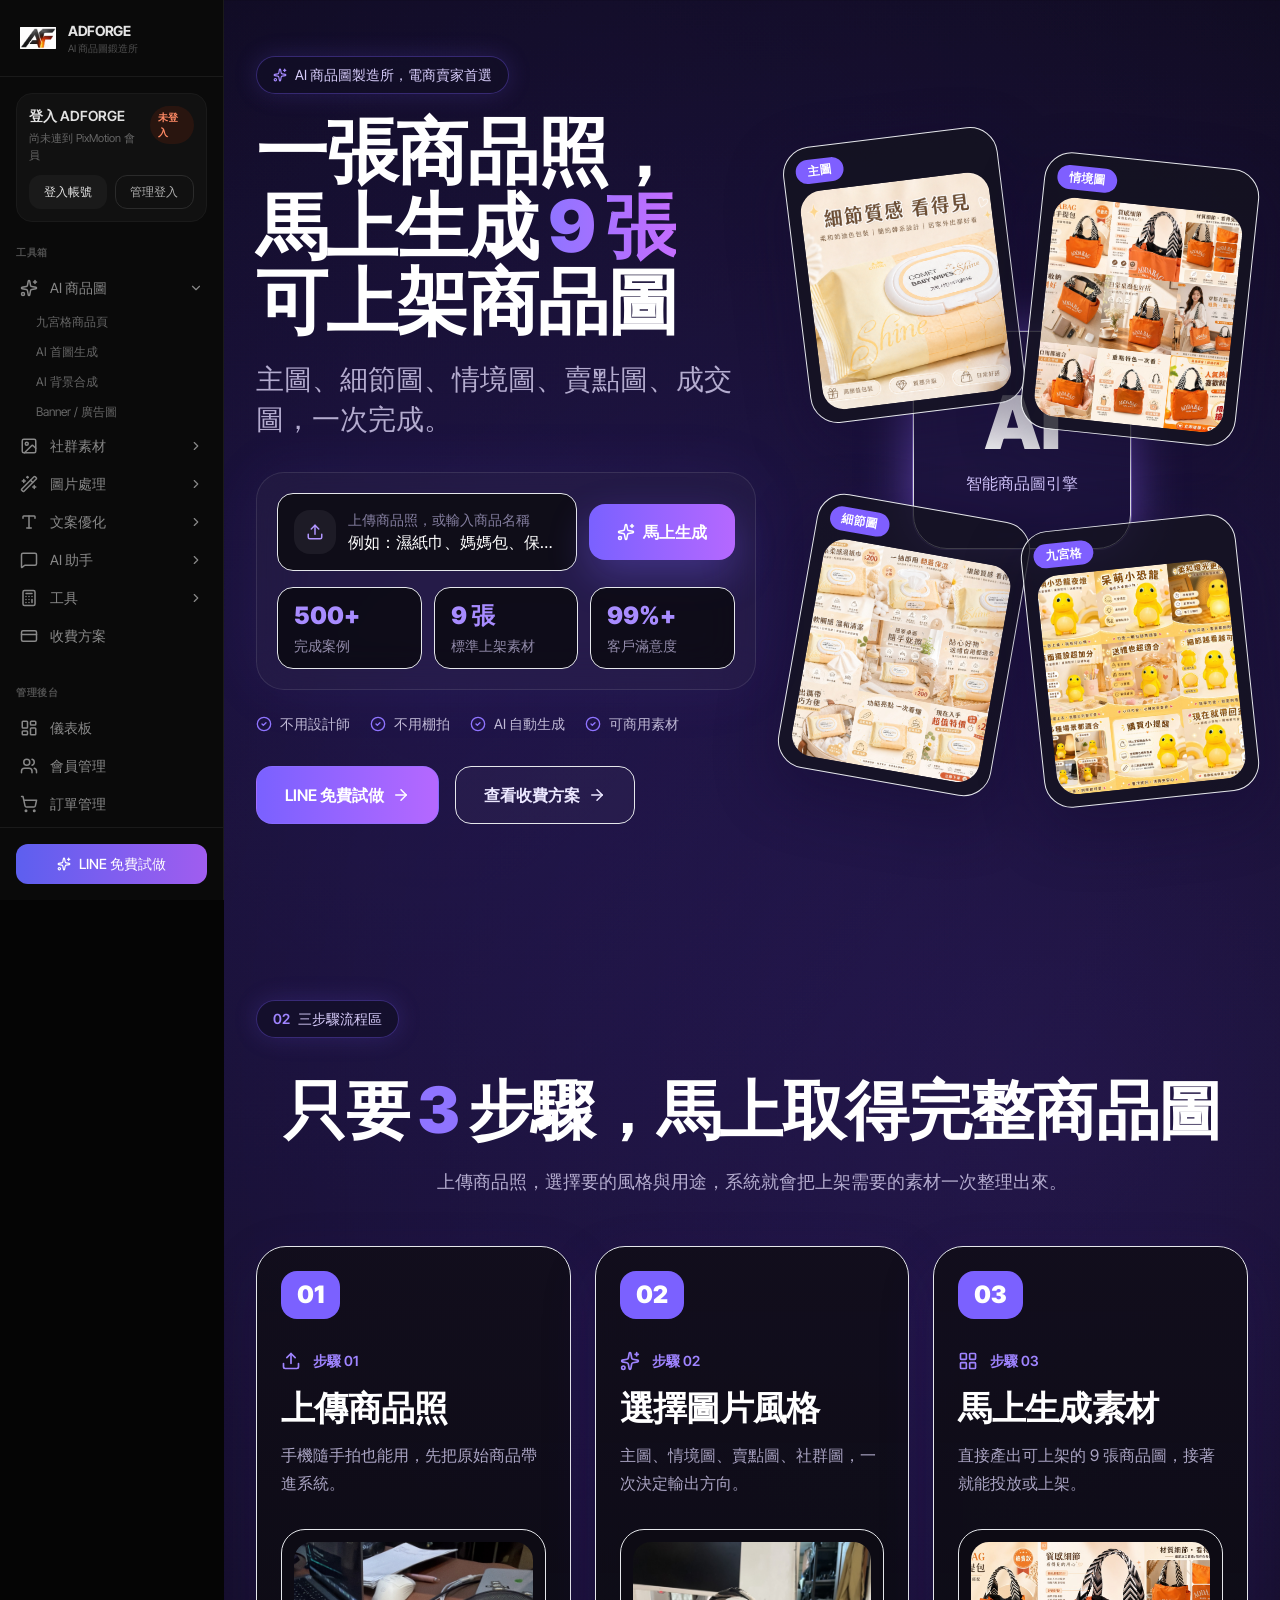
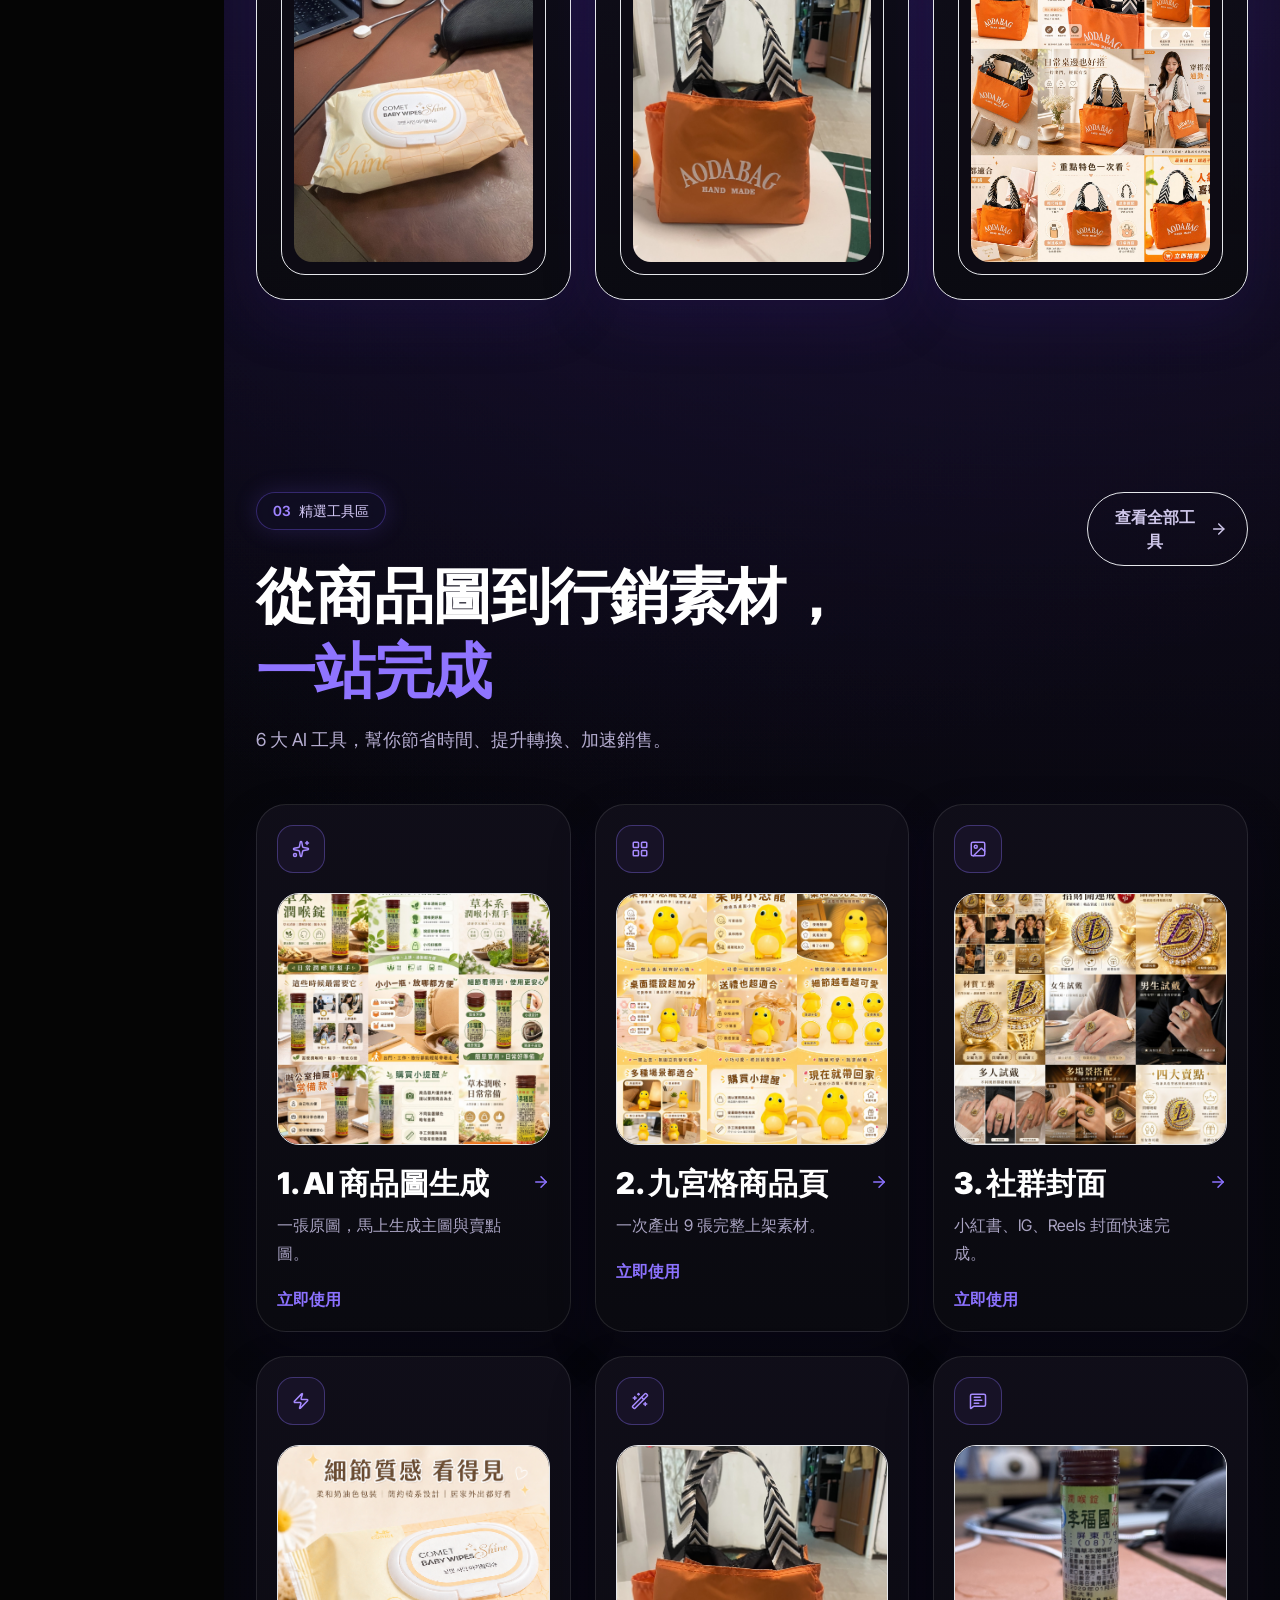
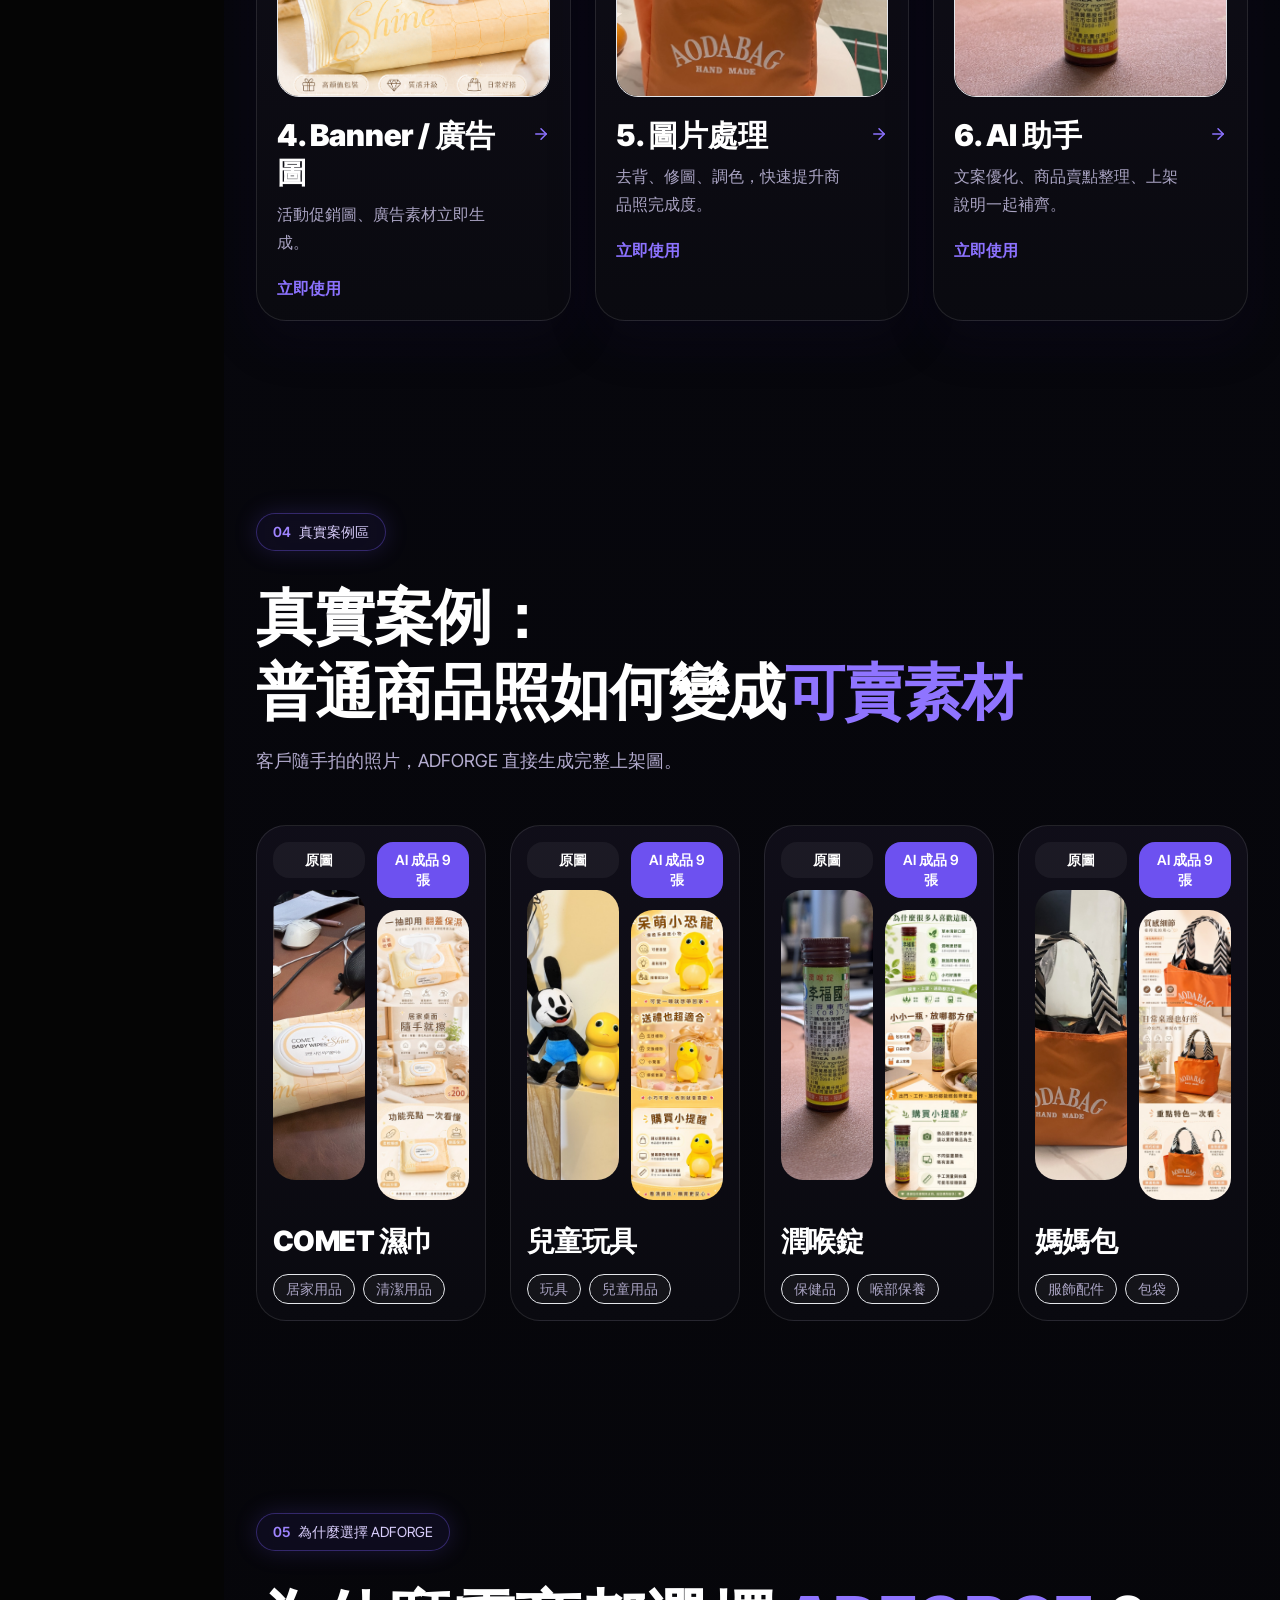
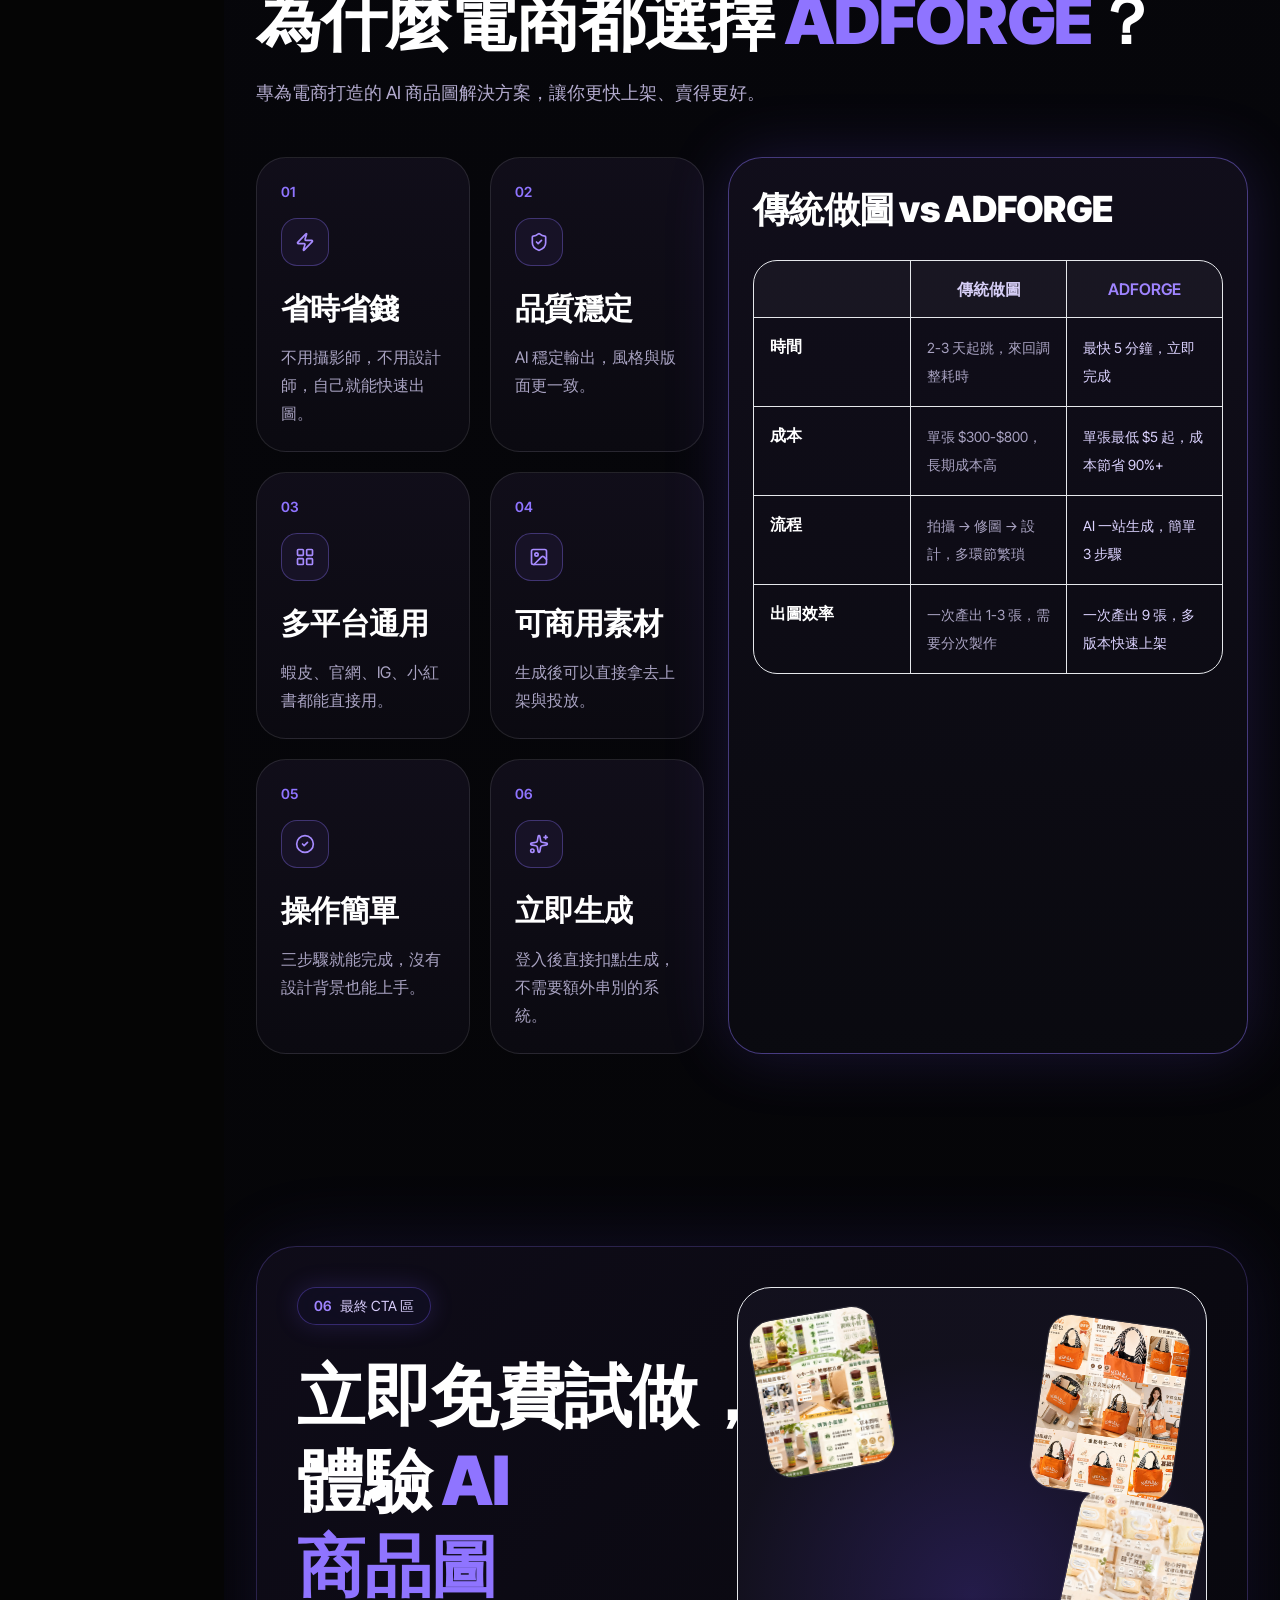
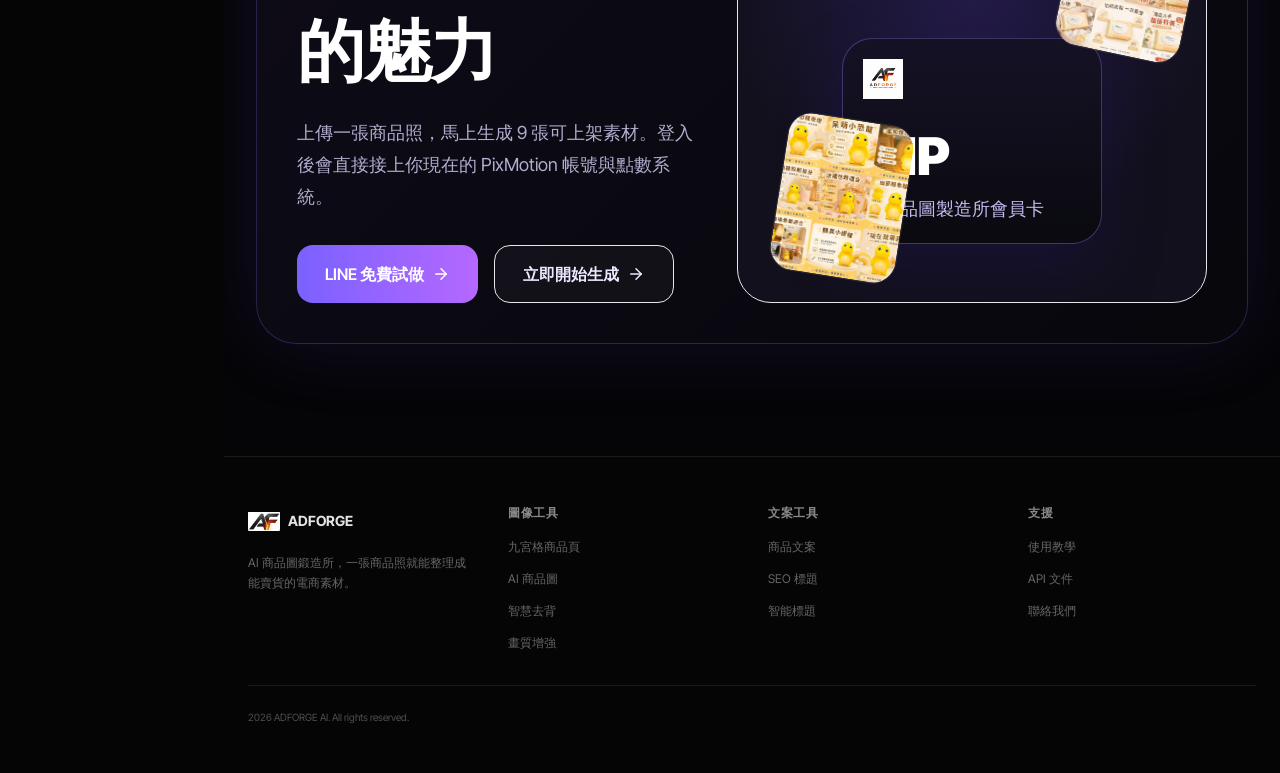
<file: index.html>
<!doctype html>
<html lang="zh-Hant">
  <head>
    <meta charset="UTF-8" />
    <meta name="viewport" content="width=device-width, initial-scale=1.0" />
    <title>ADFORGE AI｜台灣電商 AI 商品素材工廠</title>
    <meta name="description" content="一張手機隨手拍商品照，24 小時內整理成 9 張可上架電商素材。適合蝦皮、小紅書、TikTok、IG、Amazon、MOMO 與獨立站。" />
    <meta property="og:title" content="ADFORGE AI｜一張商品照，24 小時內生成 9 張可上架電商素材" />
    <meta property="og:description" content="不用棚拍、不用攝影師、不用後製，傳商品照就能整理成主圖、賣點圖、情境圖、廣告圖與促銷圖。" />
    <meta property="og:type" content="website" />
    <meta property="og:image" content="https://adforgetw.com/assets/adforge-logo-header.png" />
    <meta property="og:url" content="https://adforgetw.com" />
    <link rel="icon" href="./images/adforge/logo-mark.png" />
    <link rel="canonical" href="https://adforgetw.com" />
    <link rel="preconnect" href="https://fonts.googleapis.com" />
    <link rel="preconnect" href="https://fonts.gstatic.com" crossorigin />
    <link href="https://fonts.googleapis.com/css2?family=Inter+Tight:wght@300;400;500;600;700;800;900&family=Noto+Sans+TC:wght@400;500;700;800;900&display=swap" rel="stylesheet" />
    <!-- GA4 Tracking -->
    <script async src="https://www.googletagmanager.com/gtag/js?id=G-HX5JWFTK45"></script>
    <script>
      window.dataLayer = window.dataLayer || [];
      function gtag(){dataLayer.push(arguments);}
      gtag('js', new Date());
      gtag('config', 'G-HX5JWFTK45');
    </script>
    <!-- Meta Pixel -->
    <script>
      !function(f,b,e,v,n,t,s){if(f.fbq)return;n=f.fbq=function(){n.callMethod?
      n.callMethod.apply(n,arguments):n.queue.push(arguments)};if(!f._fbq)f._fbq=n;
      n.push=n;n.loaded=!0;n.version='2.0';n.queue=[];t=b.createElement(e);t.async=!0;
      t.src=v;s=b.getElementsByTagName(e)[0];s.parentNode.insertBefore(t,s)}
      (window, document,'script','https://connect.facebook.net/en_US/fbevents.js');
      fbq('init', '452503793580179');
      fbq('track', 'PageView');
    </script>
    <script type="module" crossorigin src="./assets/index-Dt4bZPI2.js"></script>
    <link rel="stylesheet" crossorigin href="./assets/index-CK5bYtcU.css">
  </head>
  <body style="background-color:#050505!important">
    <noscript>
      <img height="1" width="1" style="display:none" src="https://www.facebook.com/tr?id=452503793580179&ev=PageView&noscript=1" />
    </noscript>
    <style>html,body,#root{background-color:#050505!important;margin:0;padding:0;min-height:100vh;color:#e3e3e3}</style>
    <div id="root"></div>
  </body>
</html>
</file>
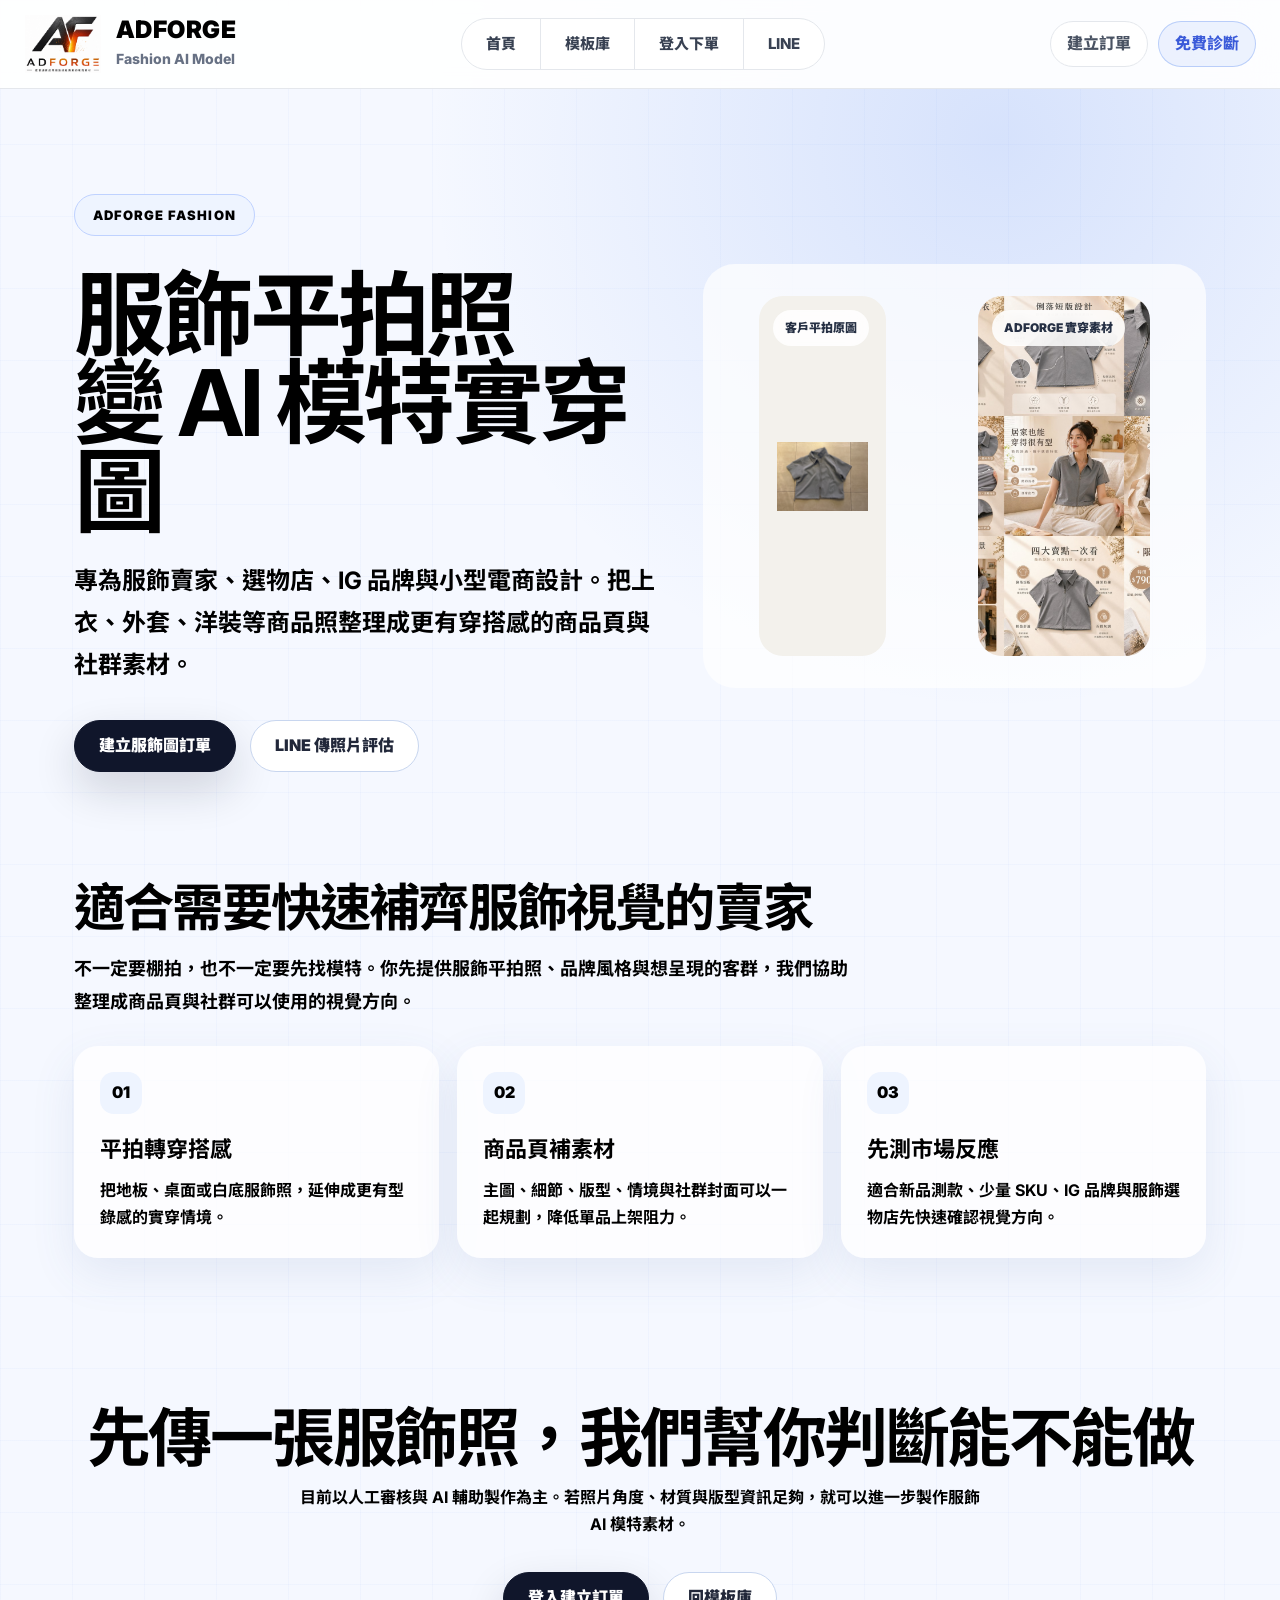
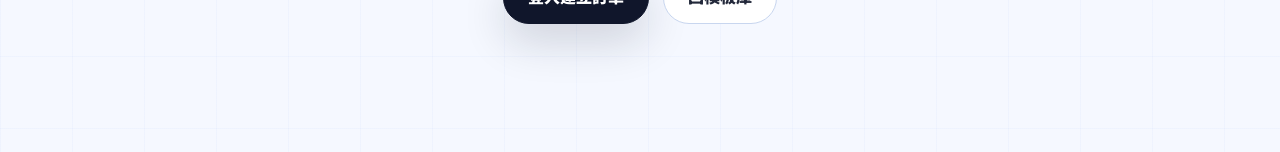
<file: fashion/index.html>
<!DOCTYPE html>
<html lang="zh-Hant">
<head>
  <meta charset="UTF-8">
  <meta name="viewport" content="width=device-width, initial-scale=1.0">
  <title>服飾 AI 模特｜ADFORGE Fashion</title>
  <meta name="description" content="ADFORGE Fashion 把服飾平拍照片轉成 AI 模特實穿圖，適合服飾賣家快速製作商品頁、社群封面與廣告素材。">
  <meta property="og:title" content="服飾 AI 模特｜ADFORGE Fashion">
  <meta property="og:description" content="上傳服飾平拍照，整理成模特實穿情境圖、商品頁素材與社群視覺。">
  <meta property="og:type" content="website">
  <meta property="og:image" content="../assets/showcase/blue-shirt-grid.jpg">
  <link rel="canonical" href="https://adforgetw.com/fashion/">
  <link rel="icon" href="../assets/adforge-logo-mark.png">
  <link rel="preconnect" href="https://fonts.googleapis.com">
  <link rel="preconnect" href="https://fonts.gstatic.com" crossorigin>
  <link href="https://fonts.googleapis.com/css2?family=Inter:wght@500;600;700;800;900&family=Noto+Sans+TC:wght@400;500;700;800;900&display=swap" rel="stylesheet">
  <script async src="https://www.googletagmanager.com/gtag/js?id=G-HX5JWFTK45"></script>
  <script>
    window.dataLayer = window.dataLayer || [];
    function gtag(){dataLayer.push(arguments);}
    gtag('js', new Date());
    gtag('config', 'G-HX5JWFTK45');
  </script>
  <script>
    !function(f,b,e,v,n,t,s){if(f.fbq)return;n=f.fbq=function(){n.callMethod?
    n.callMethod.apply(n,arguments):n.queue.push(arguments)};if(!f._fbq)f._fbq=n;
    n.push=n;n.loaded=!0;n.version='2.0';n.queue=[];t=b.createElement(e);t.async=!0;
    t.src=v;s=b.getElementsByTagName(e)[0];s.parentNode.insertBefore(t,s)}
    (window, document,'script','https://connect.facebook.net/en_US/fbevents.js');
    fbq('init', '452503793580179');
    fbq('track', 'PageView');
  </script>
  <link rel="stylesheet" href="../css/shared.css">
  <style>
    body.fashion-page {
      margin: 0;
      color: var(--v-ink);
      background:
        linear-gradient(rgba(91, 138, 240, 0.04) 1px, transparent 1px),
        linear-gradient(90deg, rgba(91, 138, 240, 0.04) 1px, transparent 1px),
        radial-gradient(circle at 78% 8%, rgba(91, 138, 240, 0.2), transparent 30%),
        #f5f8ff;
      background-size: 72px 72px, 72px 72px, auto, auto;
      font-family: Inter, "Noto Sans TC", system-ui, -apple-system, BlinkMacSystemFont, sans-serif;
      overflow-x: hidden;
    }

    .fashion-main {
      position: relative;
      z-index: 1;
    }

    .fashion-hero {
      max-width: 1180px;
      margin: 0 auto;
      padding: 92px 24px 56px;
      display: grid;
      grid-template-columns: minmax(0, 1fr) minmax(340px, 0.86fr);
      gap: 44px;
      align-items: center;
    }

    .fashion-eyebrow {
      display: inline-flex;
      align-items: center;
      min-height: 42px;
      padding: 0 18px;
      border-radius: 999px;
      border: 1px solid #bfd2ff;
      background: #eef4ff;
      color: var(--v-blue);
      font-size: 13px;
      font-weight: 900;
      letter-spacing: 0.08em;
      text-transform: uppercase;
    }

    .fashion-hero h1 {
      margin: 22px 0 20px;
      font-size: clamp(44px, 7.2vw, 92px);
      line-height: 0.96;
      letter-spacing: -0.045em;
    }

    .fashion-hero h1 span {
      color: var(--v-blue);
    }

    .fashion-lead {
      max-width: 720px;
      color: var(--v-muted);
      font-size: clamp(18px, 2.2vw, 24px);
      font-weight: 700;
      line-height: 1.75;
    }

    .fashion-actions {
      margin-top: 34px;
      display: flex;
      flex-wrap: wrap;
      gap: 14px;
    }

    .fashion-btn {
      min-height: 52px;
      display: inline-flex;
      align-items: center;
      justify-content: center;
      padding: 0 24px;
      border-radius: 999px;
      font-weight: 900;
      border: 1px solid #c8d6ef;
      background: #fff;
      color: #22283a;
    }

    .fashion-btn.primary {
      background: #10162b;
      color: #fff;
      border-color: #10162b;
      box-shadow: 0 18px 44px rgba(16, 22, 43, 0.16);
    }

    .fashion-visual {
      padding: 16px;
      border: 1px solid var(--v-line);
      border-radius: 32px;
      background: rgba(255, 255, 255, 0.72);
      box-shadow: var(--v-shadow);
    }

    .fashion-before-after {
      display: grid;
      grid-template-columns: 0.82fr 1fr;
      gap: 12px;
    }

    .fashion-shot {
      min-height: 360px;
      overflow: hidden;
      border-radius: 24px;
      background: #fff;
      border: 1px solid var(--v-line);
      position: relative;
    }

    .fashion-shot img {
      width: 100%;
      height: 100%;
      object-fit: cover;
      display: block;
    }

    .fashion-shot.source img {
      object-fit: contain;
      padding: 18px;
      background: #f3f1ec;
    }

    .fashion-label {
      position: absolute;
      left: 14px;
      top: 14px;
      padding: 8px 12px;
      border-radius: 999px;
      background: rgba(255, 255, 255, 0.86);
      color: #263044;
      font-size: 12px;
      font-weight: 900;
      backdrop-filter: blur(10px);
    }

    .fashion-section {
      max-width: 1180px;
      margin: 0 auto;
      padding: 52px 24px;
    }

    .fashion-section h2 {
      margin: 0 0 18px;
      font-size: clamp(30px, 4vw, 54px);
      line-height: 1.08;
      letter-spacing: -0.035em;
    }

    .fashion-section > p {
      max-width: 780px;
      margin: 0;
      color: var(--v-muted);
      font-size: 18px;
      font-weight: 700;
      line-height: 1.8;
    }

    .fashion-grid {
      margin-top: 28px;
      display: grid;
      grid-template-columns: repeat(3, minmax(0, 1fr));
      gap: 18px;
    }

    .fashion-card {
      padding: 26px;
      border: 1px solid var(--v-line);
      border-radius: 24px;
      background: rgba(255, 255, 255, 0.78);
      box-shadow: 0 16px 45px rgba(64, 98, 160, 0.1);
    }

    .fashion-card span {
      display: inline-flex;
      width: 42px;
      height: 42px;
      align-items: center;
      justify-content: center;
      border-radius: 14px;
      background: #eef4ff;
      color: var(--v-blue);
      font-weight: 900;
    }

    .fashion-card h3 {
      margin: 18px 0 10px;
      font-size: 22px;
    }

    .fashion-card p {
      margin: 0;
      color: var(--v-muted);
      line-height: 1.7;
      font-weight: 700;
    }

    .fashion-cta {
      max-width: 1180px;
      margin: 48px auto 80px;
      padding: 48px 24px;
      text-align: center;
      border-top: 1px solid var(--v-line);
    }

    .fashion-cta h2 {
      margin: 0 0 14px;
      font-size: clamp(34px, 5vw, 64px);
      line-height: 1;
      letter-spacing: -0.04em;
    }

    .fashion-cta p {
      margin: 0 auto 26px;
      max-width: 680px;
      color: var(--v-muted);
      font-weight: 700;
      line-height: 1.7;
    }

    @media (max-width: 900px) {
      .fashion-hero,
      .fashion-before-after {
        grid-template-columns: 1fr;
      }

      .fashion-grid {
        grid-template-columns: 1fr;
      }

      .fashion-shot {
        min-height: 280px;
      }
    }

    @media (max-width: 560px) {
      .fashion-hero {
        padding-top: 54px;
      }

      .fashion-actions,
      .fashion-btn {
        width: 100%;
      }

      .fashion-visual {
        padding: 10px;
        border-radius: 24px;
      }
    }
  </style>
</head>
<body class="fashion-page">
  <header class="site-header platform-header">
    <div class="header-inner">
      <a class="brand" href="../index.html" aria-label="ADFORGE AI 首頁">
        <img src="../assets/adforge-logo-header.png" alt="ADFORGE logo">
        <span>
          <strong>ADFORGE</strong>
          <small>Fashion AI Model</small>
        </span>
      </a>

      <nav class="nav-links platform-nav" aria-label="主要導覽">
        <a href="../index.html">首頁</a>
        <a href="../tools.html">模板庫</a>
        <a href="../app.html">登入下單</a>
        <a href="https://page.line.me/ndb3949k" target="_blank" rel="noopener noreferrer">LINE</a>
      </nav>

      <div class="header-actions">
        <a href="../app.html?package=trial_399">建立訂單</a>
        <a class="line-link" href="https://page.line.me/ndb3949k" target="_blank" rel="noopener noreferrer">免費診斷</a>
      </div>
    </div>
  </header>

  <main class="fashion-main">
    <section class="fashion-hero">
      <div>
        <p class="fashion-eyebrow">ADFORGE Fashion</p>
        <h1>服飾平拍照<br><span>變 AI 模特實穿圖</span></h1>
        <p class="fashion-lead">
          專為服飾賣家、選物店、IG 品牌與小型電商設計。把上衣、外套、洋裝等商品照整理成更有穿搭感的商品頁與社群素材。
        </p>
        <div class="fashion-actions">
          <a class="fashion-btn primary" href="../app.html?package=trial_399">建立服飾圖訂單</a>
          <a class="fashion-btn" href="https://page.line.me/ndb3949k" target="_blank" rel="noopener noreferrer">LINE 傳照片評估</a>
        </div>
      </div>

      <div class="fashion-visual" aria-label="服飾 AI 模特示意">
        <div class="fashion-before-after">
          <figure class="fashion-shot source">
            <span class="fashion-label">客戶平拍原圖</span>
            <img src="../assets/showcase/blue-shirt-source.jpg" alt="藍色短袖上衣平拍原圖">
          </figure>
          <figure class="fashion-shot">
            <span class="fashion-label">ADFORGE 實穿素材</span>
            <img src="../assets/showcase/blue-shirt-grid.jpg" alt="藍色短袖上衣商品圖套組">
          </figure>
        </div>
      </div>
    </section>

    <section class="fashion-section">
      <h2>適合需要快速補齊服飾視覺的賣家</h2>
      <p>不一定要棚拍，也不一定要先找模特。你先提供服飾平拍照、品牌風格與想呈現的客群，我們協助整理成商品頁與社群可以使用的視覺方向。</p>

      <div class="fashion-grid">
        <article class="fashion-card">
          <span>01</span>
          <h3>平拍轉穿搭感</h3>
          <p>把地板、桌面或白底服飾照，延伸成更有型錄感的實穿情境。</p>
        </article>
        <article class="fashion-card">
          <span>02</span>
          <h3>商品頁補素材</h3>
          <p>主圖、細節、版型、情境與社群封面可以一起規劃，降低單品上架阻力。</p>
        </article>
        <article class="fashion-card">
          <span>03</span>
          <h3>先測市場反應</h3>
          <p>適合新品測款、少量 SKU、IG 品牌與服飾選物店先快速確認視覺方向。</p>
        </article>
      </div>
    </section>

    <section class="fashion-cta">
      <h2>先傳一張服飾照，我們幫你判斷能不能做</h2>
      <p>目前以人工審核與 AI 輔助製作為主。若照片角度、材質與版型資訊足夠，就可以進一步製作服飾 AI 模特素材。</p>
      <div class="fashion-actions" style="justify-content:center">
        <a class="fashion-btn primary" href="../app.html?package=trial_399">登入建立訂單</a>
        <a class="fashion-btn" href="../tools.html">回模板庫</a>
      </div>
    </section>
  </main>

  <script src="../assets/analytics.js" defer></script>
</body>
</html>
</file>
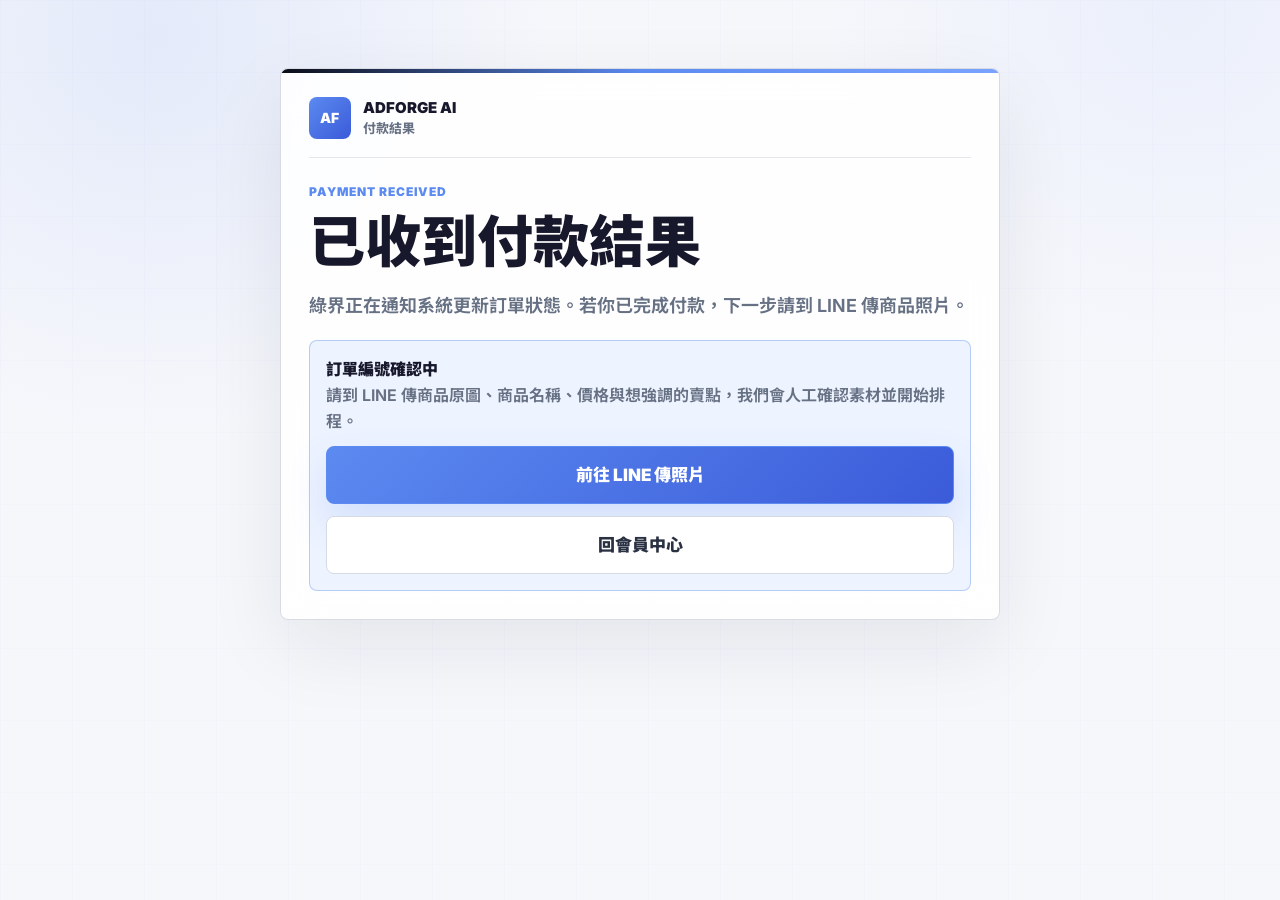
<file: payment/callback/index.html>
<!DOCTYPE html>
<html lang="zh-Hant">
<head>
  <meta charset="UTF-8">
  <meta name="viewport" content="width=device-width, initial-scale=1.0">
  <title>付款完成｜ADFORGE AI</title>
  <meta name="robots" content="noindex,follow">
  <link rel="icon" href="../../assets/adforge-logo-mark.png">
  <link rel="preconnect" href="https://fonts.googleapis.com">
  <link rel="preconnect" href="https://fonts.gstatic.com" crossorigin>
  <link href="https://fonts.googleapis.com/css2?family=Inter:wght@500;600;700;800;900&family=Noto+Sans+TC:wght@400;500;700;800;900&display=swap" rel="stylesheet">
  <script async src="https://www.googletagmanager.com/gtag/js?id=G-HX5JWFTK45"></script>
  <script>
    window.dataLayer = window.dataLayer || [];
    function gtag(){dataLayer.push(arguments);}
    gtag('js', new Date());
    gtag('config', 'G-HX5JWFTK45');
  </script>
  <!-- Meta Pixel -->
  <script>
    !function(f,b,e,v,n,t,s){if(f.fbq)return;n=f.fbq=function(){n.callMethod?
    n.callMethod.apply(n,arguments):n.queue.push(arguments)};if(!f._fbq)f._fbq=n;
    n.push=n;n.loaded=!0;n.version='2.0';n.queue=[];t=b.createElement(e);t.async=!0;
    t.src=v;s=b.getElementsByTagName(e)[0];s.parentNode.insertBefore(t,s)}
    (window, document,'script','https://connect.facebook.net/en_US/fbevents.js');
    fbq('init', '452503793580179');
    fbq('track', 'PageView');
  </script>
  <link rel="stylesheet" href="../../css/shared.css">
</head>
<body class="app-body">
  <main class="app-main">
    <section class="app-hero">
      <div class="container">
        <div class="auth-card" style="max-width: 720px; margin: 0 auto;">
          <div class="auth-card-head">
            <span class="auth-mark">AF</span>
            <div>
              <strong>ADFORGE AI</strong>
              <small>付款結果</small>
            </div>
          </div>
          <p class="auth-label">Payment Received</p>
          <h1 style="font-size:clamp(32px,5vw,56px);line-height:1.05;margin:0 0 18px;">已收到付款結果</h1>
          <p id="payment-message" style="color:var(--muted);font-size:18px;line-height:1.8;">綠界正在通知系統更新訂單狀態。若你已完成付款，下一步請到 LINE 傳商品照片。</p>
          <div class="next-step-card" style="display:block;">
            <strong id="order-no">訂單編號確認中</strong>
            <p>請到 LINE 傳商品原圖、商品名稱、價格與想強調的賣點，我們會人工確認素材並開始排程。</p>
            <a class="button button-primary app-button" href="https://page.line.me/ndb3949k" target="_blank" rel="noopener noreferrer">前往 LINE 傳照片</a>
            <a class="button button-secondary app-button" href="../../app.html">回會員中心</a>
          </div>
        </div>
      </div>
    </section>
  </main>
  <script src="../../assets/analytics.js"></script>
  <script>
    const params = new URLSearchParams(window.location.search);
    const orderNo = params.get("order_no") || params.get("MerchantTradeNo") || "";
    const amount = Number(params.get("amount") || params.get("TradeAmt") || 0);
    if (orderNo) document.querySelector("#order-no").textContent = `訂單 ${orderNo}`;
    if (typeof window.adforgeTrack === "function") {
      window.adforgeTrack("payment_success", {
        order_no: orderNo || "unknown",
        value: amount,
        currency: "TWD"
      });
    }
  </script>
</body>
</html>
</file>
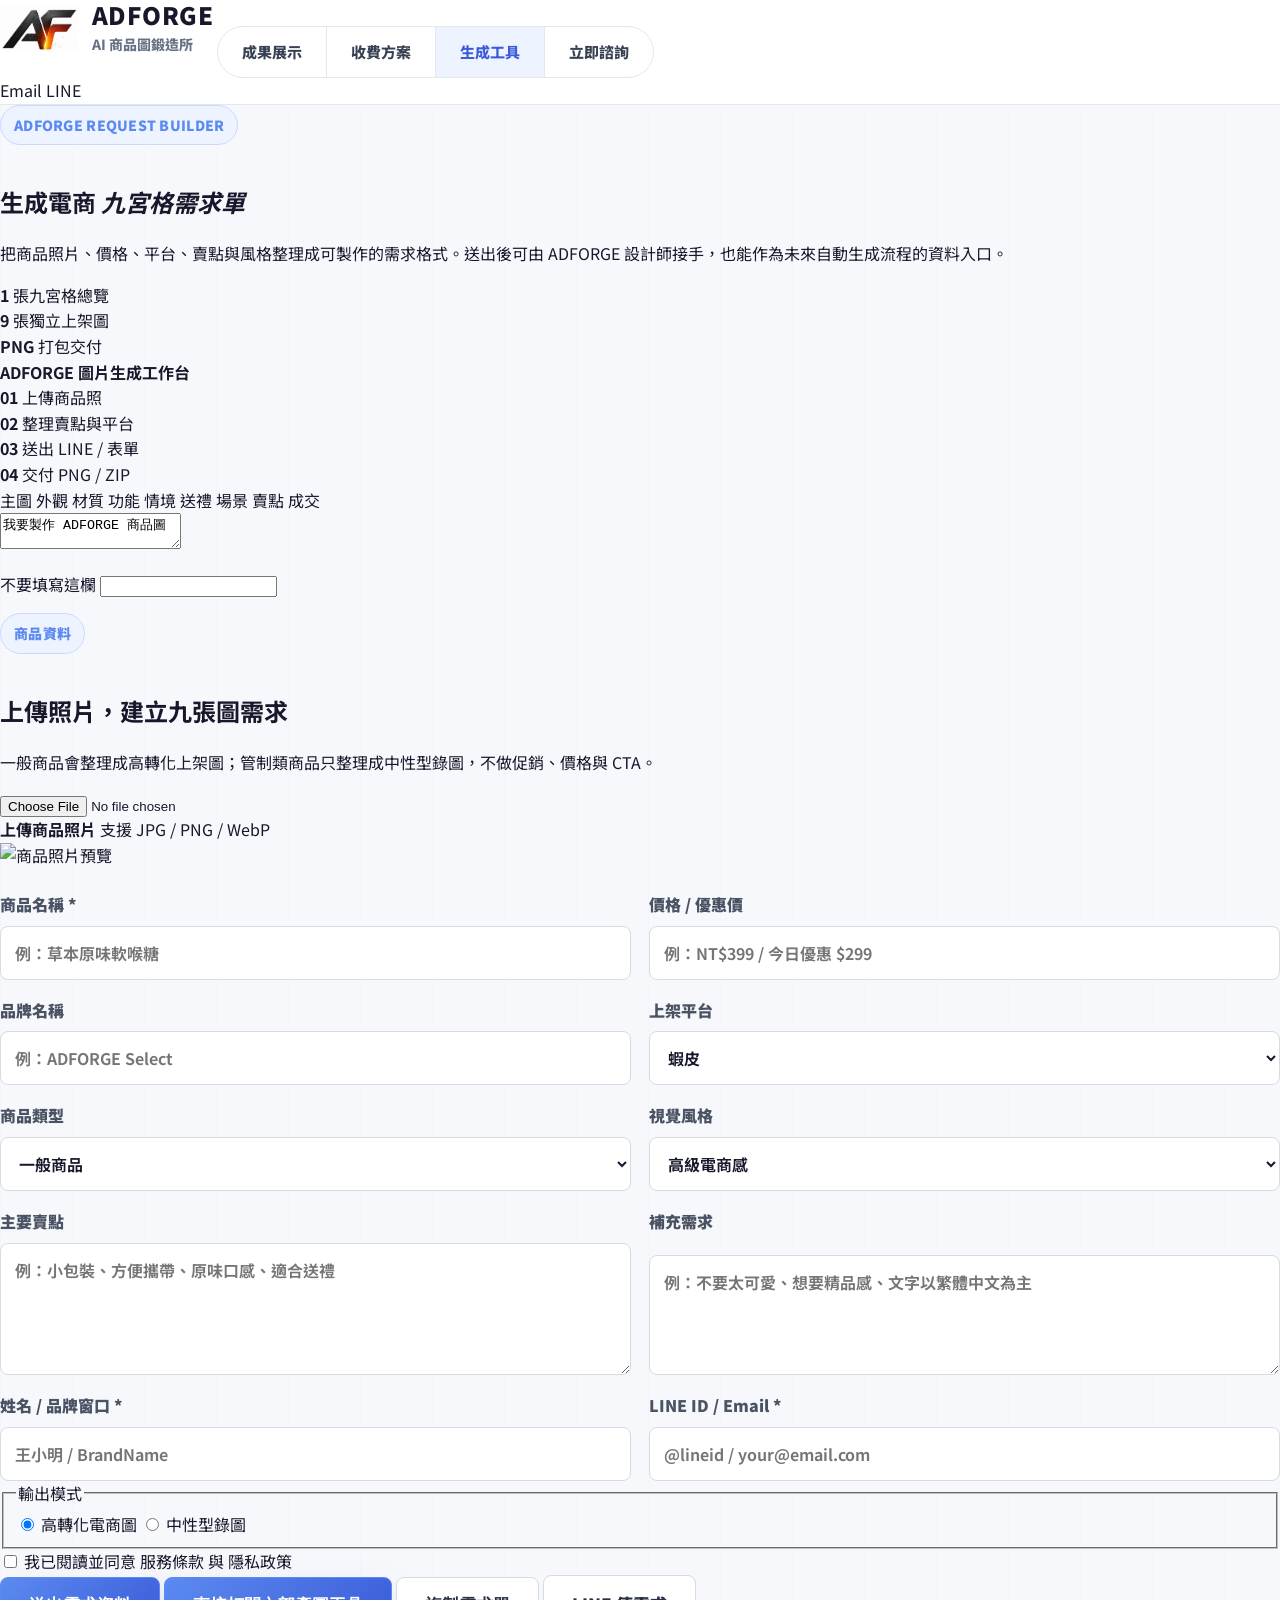
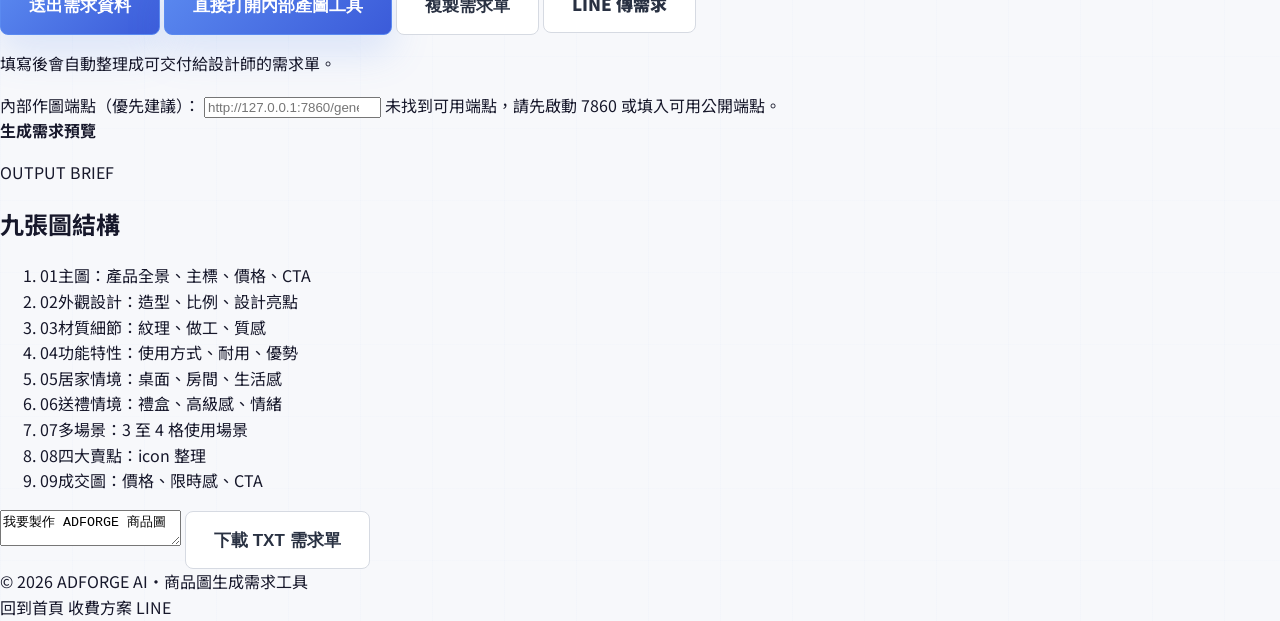
<file: generator.html>
<!doctype html>
<html lang="zh-Hant">
  <head>
    <meta charset="utf-8" />
    <meta name="viewport" content="width=device-width, initial-scale=1" />
    <title>生成電商九宮格圖｜ADFORGE AI</title>
    <meta
      name="description"
      content="上傳商品照片，整理商品名稱、價格、賣點、平台與風格方向，快速送出 ADFORGE 九張電商商品圖需求。"
    />
    <link rel="canonical" href="https://adforgetw.com/generator.html" />
    <link rel="icon" href="assets/adforge-logo-mark.png" />
    <link rel="apple-touch-icon" href="assets/adforge-logo-mark.png" />
    <link rel="preconnect" href="https://fonts.googleapis.com" />
    <link rel="preconnect" href="https://fonts.gstatic.com" crossorigin />
    <link
      href="https://fonts.googleapis.com/css2?family=Anton&family=IBM+Plex+Mono:wght@500;600;700&family=Noto+Sans+TC:wght@400;500;700;900&display=swap"
      rel="stylesheet"
    />
    <link rel="stylesheet" href="styles.css" />
  </head>
  <body class="generator-page">
    <header class="site-header" aria-label="主導覽">
      <a class="brand" href="index.html#top" aria-label="ADFORGE 首頁">
        <span class="brand-logo-mark">
          <img src="assets/adforge-logo-mark.png" alt="" />
        </span>
        <span class="brand-copy">
          <strong>ADFORGE</strong>
          <small>AI 商品圖鍛造所</small>
        </span>
      </a>

      <nav class="nav-links" aria-label="頁面區塊">
        <a href="index.html#cases">成果展示</a>
        <a href="index.html#pricing">收費方案</a>
        <a href="generator.html" aria-current="page">生成工具</a>
        <a href="index.html#pricing">立即諮詢</a>
      </nav>

      <div class="social-links" aria-label="社群連結">
        <a href="mailto:hello@adforge.ai">Email</a>
        <a href="https://page.line.me/ndb3949k?openQrModal=true" target="_blank" rel="noopener noreferrer">LINE</a>
      </div>
    </header>

    <main>
      <section class="generator-hero section-pad" aria-labelledby="generator-title">
        <div class="section-shell generator-hero-grid">
          <div class="generator-copy">
            <p class="kicker">ADFORGE REQUEST BUILDER</p>
            <h1 id="generator-title">
              <span>生成電商</span>
              <span><em>九宮格需求單</em></span>
            </h1>
            <p class="hero-subtitle">
              把商品照片、價格、平台、賣點與風格整理成可製作的需求格式。送出後可由 ADFORGE 設計師接手，也能作為未來自動生成流程的資料入口。
            </p>
            <div class="generator-status-grid" aria-label="交付內容">
              <div>
                <strong>1</strong>
                <span>張九宮格總覽</span>
              </div>
              <div>
                <strong>9</strong>
                <span>張獨立上架圖</span>
              </div>
              <div>
                <strong>PNG</strong>
                <span>打包交付</span>
              </div>
            </div>
          </div>

          <aside class="generator-preview-card" aria-label="需求生成流程預覽">
            <div class="studio-topbar">
              <span></span>
              <span></span>
              <span></span>
              <strong>ADFORGE 圖片生成工作台</strong>
            </div>
            <div class="request-flow-preview">
              <div class="request-flow-step active">
                <b>01</b>
                <span>上傳商品照</span>
              </div>
              <div class="request-flow-step">
                <b>02</b>
                <span>整理賣點與平台</span>
              </div>
              <div class="request-flow-step">
                <b>03</b>
                <span>送出 LINE / 表單</span>
              </div>
              <div class="request-flow-step">
                <b>04</b>
                <span>交付 PNG / ZIP</span>
              </div>
            </div>
            <div class="generator-mini-grid" aria-hidden="true">
              <span>主圖</span>
              <span>外觀</span>
              <span>材質</span>
              <span>功能</span>
              <span>情境</span>
              <span>送禮</span>
              <span>場景</span>
              <span>賣點</span>
              <span>成交</span>
            </div>
          </aside>
        </div>
      </section>

      <section class="request-builder-section section-pad" aria-labelledby="builder-title">
        <div class="section-shell request-builder-grid">
          <form
            class="request-form"
            name="adforge-generator-request"
            method="POST"
            action="/thanks.html"
            enctype="multipart/form-data"
            data-netlify="true"
            netlify-honeypot="bot-field"
            aria-label="商品圖生成需求表單"
          >
            <input type="hidden" name="form-name" value="adforge-generator-request" />
            <textarea class="hidden-field" name="generated_brief" id="generatedBriefField" tabindex="-1" aria-hidden="true"></textarea>
            <p class="hidden-field">
              <label>不要填寫這欄 <input name="bot-field" /></label>
            </p>

            <div class="form-heading">
              <p class="kicker">商品資料</p>
              <h2 id="builder-title">上傳照片，建立九張圖需求</h2>
              <p>一般商品會整理成高轉化上架圖；管制類商品只整理成中性型錄圖，不做促銷、價格與 CTA。</p>
            </div>

            <div class="upload-dropzone" id="uploadDropzone">
              <input id="productPhoto" type="file" name="product_photo" accept="image/png,image/jpeg,image/webp" />
              <div class="upload-placeholder" id="uploadPlaceholder">
                <strong>上傳商品照片</strong>
                <span>支援 JPG / PNG / WebP</span>
              </div>
              <img id="photoPreview" alt="商品照片預覽" hidden />
            </div>

            <div class="form-grid">
              <label>
                <span>商品名稱 *</span>
                <input id="productName" type="text" name="product_name" placeholder="例：草本原味軟喉糖" required />
              </label>
              <label>
                <span>價格 / 優惠價</span>
                <input id="productPrice" type="text" name="product_price" placeholder="例：NT$399 / 今日優惠 $299" />
              </label>
              <label>
                <span>品牌名稱</span>
                <input id="brandName" type="text" name="brand_name" placeholder="例：ADFORGE Select" />
              </label>
              <label>
                <span>上架平台</span>
                <select id="platform" name="platform">
                  <option value="蝦皮">蝦皮</option>
                  <option value="小紅書">小紅書</option>
                  <option value="TikTok Shop">TikTok Shop</option>
                  <option value="Amazon">Amazon</option>
                  <option value="MOMO / 官網">MOMO / 官網</option>
                  <option value="其他平台">其他平台</option>
                </select>
              </label>
              <label>
                <span>商品類型</span>
                <select id="productType" name="product_type">
                  <option value="一般商品">一般商品</option>
                  <option value="服飾 / 配件">服飾 / 配件</option>
                  <option value="食品 / 飲品">食品 / 飲品</option>
                  <option value="居家 / 生活用品">居家 / 生活用品</option>
                  <option value="3C / 家電">3C / 家電</option>
                  <option value="美妝 / 保養">美妝 / 保養</option>
                  <option value="管制類商品">管制類商品</option>
                </select>
              </label>
              <label>
                <span>視覺風格</span>
                <select id="visualStyle" name="visual_style">
                  <option value="高級電商感">高級電商感</option>
                  <option value="小紅書爆款感">小紅書爆款感</option>
                  <option value="蝦皮高轉化">蝦皮高轉化</option>
                  <option value="日系乾淨">日系乾淨</option>
                  <option value="韓系生活感">韓系生活感</option>
                  <option value="中性型錄">中性型錄</option>
                </select>
              </label>
              <label class="full-field">
                <span>主要賣點</span>
                <textarea id="sellingPoints" name="selling_points" rows="4" placeholder="例：小包裝、方便攜帶、原味口感、適合送禮"></textarea>
              </label>
              <label class="full-field">
                <span>補充需求</span>
                <textarea id="extraNotes" name="extra_notes" rows="3" placeholder="例：不要太可愛、想要精品感、文字以繁體中文為主"></textarea>
              </label>
              <label>
                <span>姓名 / 品牌窗口 *</span>
                <input id="contactName" type="text" name="contact_name" placeholder="王小明 / BrandName" required />
              </label>
              <label>
                <span>LINE ID / Email *</span>
                <input id="contactInfo" type="text" name="contact_info" placeholder="@lineid / your@email.com" required />
              </label>
            </div>

            <fieldset class="mode-options">
              <legend>輸出模式</legend>
              <label>
                <input type="radio" name="output_mode" value="高轉化電商圖" checked />
                <span>高轉化電商圖</span>
              </label>
              <label>
                <input type="radio" name="output_mode" value="中性型錄圖" />
                <span>中性型錄圖</span>
              </label>
            </fieldset>

            <label class="terms-line">
              <input type="checkbox" name="terms" required />
              <span>我已閱讀並同意 <a href="terms.html">服務條款</a> 與 <a href="privacy.html">隱私政策</a></span>
            </label>

      <div class="form-actions">
          <button class="button button-primary" type="submit">送出需求資料</button>
          <button class="button button-primary" type="button" id="directGenerateBtn">直接打開內部產圖工具</button>
          <button class="button button-secondary" type="button" id="copyBriefButton">複製需求單</button>
          <a class="button button-secondary line-button" id="lineBriefLink" href="https://line.me/R/oaMessage/%40ndb3949k/?%E6%88%91%E8%A6%81%E5%85%8D%E8%B2%BB%E8%A9%A6%E5%81%9A%20ADFORGE%20%E5%95%86%E5%93%81%E5%9C%96" target="_blank" rel="noopener noreferrer">LINE 傳需求</a>
        </div>
        <p class="form-note" id="builderStatus" aria-live="polite">填寫後會自動整理成可交付給設計師的需求單。</p>
        <div class="api-host-note">
          內部作圖端點（優先建議）：
          <input
            id="apiEndpointInput"
            type="url"
            placeholder="http://127.0.0.1:7860/generate"
            list="generatorEndpointList"
          />
          <span id="apiEndpointStatus" role="status" aria-live="polite">請先準備可用端點。</span>
          <datalist id="generatorEndpointList"></datalist>
        </div>
      </form>

          <aside class="brief-panel" aria-labelledby="brief-title">
            <div class="studio-topbar">
              <span></span>
              <span></span>
              <span></span>
              <strong>生成需求預覽</strong>
            </div>
            <div class="brief-body">
              <p class="panel-label">OUTPUT BRIEF</p>
              <h2 id="brief-title">九張圖結構</h2>
              <ol class="output-list">
                <li><span>01</span>主圖：產品全景、主標、價格、CTA</li>
                <li><span>02</span>外觀設計：造型、比例、設計亮點</li>
                <li><span>03</span>材質細節：紋理、做工、質感</li>
                <li><span>04</span>功能特性：使用方式、耐用、優勢</li>
                <li><span>05</span>居家情境：桌面、房間、生活感</li>
                <li><span>06</span>送禮情境：禮盒、高級感、情緒</li>
                <li><span>07</span>多場景：3 至 4 格使用場景</li>
                <li><span>08</span>四大賣點：icon 整理</li>
                <li><span>09</span>成交圖：價格、限時感、CTA</li>
              </ol>
              <div class="brief-warning" id="restrictedNotice" hidden>
                <strong>中性型錄模式</strong>
                <p>此模式不放價格、折扣、促銷 CTA，也不建立使用情境，只保留產品辨識、規格、包裝與標示資訊。</p>
              </div>
              <textarea id="briefPreview" readonly></textarea>
              <button class="button button-secondary" type="button" id="downloadBriefButton">下載 TXT 需求單</button>
            </div>
          </aside>

          <aside class="api-result-panel" id="apiResultPanel" hidden aria-labelledby="api-result-title">
            <div class="studio-topbar">
              <span></span>
              <span></span>
              <span></span>
              <strong>內部生圖結果</strong>
            </div>
            <div class="api-result-body">
              <p class="panel-label">GENERATED OUTPUT</p>
              <h2 id="api-result-title">生成預覽與下載</h2>
              <p id="apiResultSummary"></p>
              <p id="apiResultErrors" class="result-errors" hidden></p>
              <div id="apiResultGrid" class="api-result-grid"></div>
              <a class="button button-primary" id="apiZipLink" href="#" target="_blank" rel="noopener noreferrer" hidden>下載 ZIP</a>
            </div>
          </aside>
        </div>
      </section>

      <footer class="site-footer-bottom section-shell generator-footer">
        <span>© 2026 ADFORGE AI・商品圖生成需求工具</span>
        <div class="footer-links" aria-label="底部連結">
          <a href="index.html">回到首頁</a>
          <a href="index.html#pricing">收費方案</a>
          <a href="https://page.line.me/ndb3949k?openQrModal=true" target="_blank" rel="noopener noreferrer">LINE</a>
        </div>
      </footer>
    </main>

    <script>
      const fields = {
        productName: document.querySelector("#productName"),
        productPhoto: document.querySelector("#productPhoto"),
        productPrice: document.querySelector("#productPrice"),
        brandName: document.querySelector("#brandName"),
        platform: document.querySelector("#platform"),
        productType: document.querySelector("#productType"),
        visualStyle: document.querySelector("#visualStyle"),
        sellingPoints: document.querySelector("#sellingPoints"),
        extraNotes: document.querySelector("#extraNotes"),
        contactName: document.querySelector("#contactName"),
        contactInfo: document.querySelector("#contactInfo"),
        generatedBrief: document.querySelector("#generatedBriefField"),
        briefPreview: document.querySelector("#briefPreview"),
        lineBriefLink: document.querySelector("#lineBriefLink"),
        restrictedNotice: document.querySelector("#restrictedNotice"),
        builderStatus: document.querySelector("#builderStatus"),
        endpointStatus: document.querySelector("#apiEndpointStatus"),
        resultPanel: document.querySelector("#apiResultPanel"),
        resultSummary: document.querySelector("#apiResultSummary"),
        resultErrors: document.querySelector("#apiResultErrors"),
        resultGrid: document.querySelector("#apiResultGrid"),
        zipButton: document.querySelector("#apiZipLink"),
      };

      const restrictedTypes = new Set(["管制類商品"]);
      const directGenerateBtn = document.querySelector("#directGenerateBtn");
      const requestForm = document.querySelector(".request-form");
      const apiEndpointInput = document.querySelector("#apiEndpointInput");
      const apiEndpointStatus = document.querySelector("#apiEndpointStatus");
      const endpointDatalist = document.querySelector("#generatorEndpointList");
      const apiEndpointStorageKey = "adforge-image-generator-endpoint";
      const API_STYLE_MAP = {
        "高級電商感": "luxury",
        "小紅書爆款感": "xiaohongshu",
        "蝦皮高轉化": "luxury",
        "日系乾淨": "muji",
        "韓系生活感": "korean",
        "中性型錄": "threads"
      };

      const DEFAULT_GENERATOR_ENDPOINTS = [
        "http://127.0.0.1:7860/generate",
        "https://adforge-image-generator.onrender.com/generate",
      ];

      const INTERNAL_API_ENDPOINT_PRESETS = [
        ...DEFAULT_GENERATOR_ENDPOINTS,
        // 可選：你既有其他部署時可直接加到這裡，不用改流程邏輯
        // ex: "https://你的新服務網域/generate"
      ];

      let cachedActiveEndpoint = "";

      function isValidUrl(raw) {
        if (!raw || typeof raw !== "string") return false;
        try {
          const url = new URL(raw);
          return url.protocol === "http:" || url.protocol === "https:";
        } catch {
          return false;
        }
      }

      function isLocalHost() {
        return ["localhost", "127.0.0.1", "::1"].includes(location.hostname);
      }

      function dedupeArray(items) {
        return [...new Set(items)];
      }

      function buildCandidateEndpoints() {
        const endpoints = [...INTERNAL_API_ENDPOINT_PRESETS];

        const saved = (() => {
          try {
            return localStorage.getItem(apiEndpointStorageKey) || "";
          } catch {
            return "";
          }
        })();

        if (isValidUrl(saved)) {
          endpoints.unshift(saved);
        }

        if (isLocalHost()) {
          endpoints.unshift("http://127.0.0.1:7860/generate");
        }

        if (!isLocalHost() && isValidUrl(window.ADFORGE_GENERATOR_ENDPOINT)) {
          endpoints.unshift(window.ADFORGE_GENERATOR_ENDPOINT);
        }

        return dedupeArray(
          endpoints.filter((value) => isValidUrl(value))
        );
      }

      function renderEndpointOptions(endpoints) {
        if (!endpointDatalist) return;
        endpointDatalist.innerHTML = "";
        for (const item of endpoints) {
          const option = document.createElement("option");
          option.value = item;
          endpointDatalist.appendChild(option);
        }
      }

      function setEndpointStatus(message, type = "info") {
        if (!fields.endpointStatus || !apiEndpointStatus) return;
        fields.endpointStatus.textContent = message;
        fields.endpointStatus.dataset.state = type;
      }

      async function probeEndpoint(endpoint, timeoutMs = 3500) {
        const controller = new AbortController();
        const timer = setTimeout(() => controller.abort(), timeoutMs);
        const options = { method: "GET", mode: "no-cors", signal: controller.signal, cache: "no-store" };

        try {
          const response = await fetch(endpoint, options);
          clearTimeout(timer);
          // /generate 常見回傳為 405/404，但只要可連線即視為可用（避免 CORS/狀態碼干擾）
          return (
            Boolean(response) && (response.type === "opaque" || typeof response.status !== "number" || response.status < 600)
          );
        } catch (error) {
          clearTimeout(timer);
          return false;
        }
      }

      async function findWorkingEndpoint(preferredEndpoint = "") {
        const manualInput = isValidUrl((apiEndpointInput && apiEndpointInput.value || "").trim())
          ? apiEndpointInput.value.trim()
          : "";

        const prioritized = dedupeArray(
          [
            ...(manualInput ? [manualInput] : []),
            ...(preferredEndpoint ? [preferredEndpoint] : []),
            ...buildCandidateEndpoints(),
          ]
        );

        for (const endpoint of prioritized) {
          setEndpointStatus(`檢測中：${endpoint}`);
          const ok = await probeEndpoint(endpoint);
          if (ok) {
            try {
              localStorage.setItem(apiEndpointStorageKey, endpoint);
            } catch {
              // ignore
            }
            return endpoint;
          }
        }

        return "";
      }

      function clearApiResult() {
        if (!fields.resultPanel) return;
        fields.resultPanel.hidden = true;
        if (fields.resultSummary) fields.resultSummary.textContent = "";
        if (fields.resultErrors) {
          fields.resultErrors.textContent = "";
          fields.resultErrors.hidden = true;
        }
        if (fields.resultGrid) fields.resultGrid.innerHTML = "";
        if (fields.zipButton) fields.zipButton.hidden = true;
      }

      function showApiError(message) {
        if (!fields.resultPanel) return;
        fields.resultPanel.hidden = false;
        if (fields.resultSummary) fields.resultSummary.textContent = message;
        if (fields.resultErrors) {
          fields.resultErrors.textContent = message;
          fields.resultErrors.hidden = false;
        }
      }

      function safeAssetName(name) {
        return String(name || "").replace(/[\\/?%*:|"<>]/g, "_");
      }

      function renderApiResult(payload) {
        if (!fields.resultPanel) return;
        const errors = Array.isArray(payload.errors) ? payload.errors : [];
        const list = payload.assets || [];
        if (fields.resultSummary) {
          fields.resultSummary.textContent = `已完成 ${list.length} 張輸出 | 訂單：${payload.order_id || "-"} | Run：${payload.run_id || "-"}`;
        }
        if (fields.resultErrors) {
          fields.resultErrors.textContent = errors.length ? `注意：${errors.join("；")}` : "";
          fields.resultErrors.hidden = !errors.length;
        }
        if (fields.resultGrid) {
          fields.resultGrid.innerHTML = list
            .map((asset, index) => {
              const safeName = safeAssetName(asset.filename || `image-${index + 1}`);
              return `
                <a class="result-card" href="${asset.url}" target="_blank" rel="noopener noreferrer" aria-label="${asset.title || safeName}">
                  <img src="${asset.url}" alt="${asset.title || safeName}" loading="lazy" />
                  <p>${asset.title || safeName}</p>
                </a>
              `;
            })
            .join("");
        }
        if (fields.zipButton) {
          fields.zipButton.href = payload.zip_url || "#";
          fields.zipButton.hidden = !payload.zip_url;
        }
        fields.resultPanel.hidden = false;
      }

      async function parseResponseJson(response) {
        try {
          return await response.json();
        } catch {
          const text = await response.text();
          return { ok: false, message: text || `回傳格式不正確（HTTP ${response.status}）` };
        }
      }

      function normalizeApiPayload(formData) {
        formData.set("order_id", `ADG-${Date.now().toString(36).toUpperCase()}`);
        formData.set("category", fields.productType.value || "一般商品");
        formData.set("audience", "蝦皮、IG、MOMO、獨立站賣家");
        formData.set("dimensions", "尺寸與版型明確可讀");
        formData.set("material", fields.extraNotes.value || fields.sellingPoints.value || "材質與細節");
        formData.set("comparison", "同類對比、場景對比、細節對比");
        formData.set("forbidden", "禁止新增不存在功能或誇大功能");
        formData.set("tone", fields.visualStyle.value || "高級、乾淨、台灣電商可上架");
        formData.set("style_preset", getStylePreset());
        formData.set("features", fields.sellingPoints.value || "清楚賣點拆解");
        formData.set("notes", fields.extraNotes.value || "補充需求請優先同步到需求單");
        formData.set("bottom_slogan", "高品質電商素材，適合立即上架");
        formData.set("mode", "auto");
        formData.set("size", "1024x1024");
        formData.set("quality", "low");
        formData.set("model", "gpt-image-2");
        formData.set("concurrency", "2");
        formData.set("response_format", "json");
      }

      function mapHiddenNetlifyFields(formData) {
        formData.delete("form-name");
        formData.delete("bot-field");
        formData.delete("generated_brief");
        if (formData.has("product_image")) {
          return;
        }
        const file = fields.productPhoto.files[0];
        if (file) {
          formData.append("product_image", file);
        }
      }

      function applyEndpointUI(endpoint) {
        if (!endpoint) {
          fields.endpointStatus.textContent = "未找到可用端點，請先啟動 7860 或填入可用公開端點。";
          if (apiEndpointInput) {
            apiEndpointInput.value = "";
          }
          return;
        }

        if (apiEndpointInput) {
          apiEndpointInput.value = endpoint;
        }

        cachedActiveEndpoint = endpoint;
        setEndpointStatus(`已選擇可用端點：${endpoint}`);
      }

      function getStylePreset() {
        const key = fields.visualStyle.value || "";
        return API_STYLE_MAP[key] || "korean";
      }

      function getOutputMode() {
        return document.querySelector('input[name="output_mode"]:checked')?.value || "高轉化電商圖";
      }

      function removeManagedHidden(form, name) {
        const selector = `input[name="${CSS.escape(name)}"]`;
        form.querySelectorAll(selector).forEach((el) => {
          if (el.type === "hidden" && el.dataset.apiManaged === "1") {
            el.remove();
          }
        });
      }

      function applyManagedHidden(form, name, value) {
        let input = form.querySelector(`input[name="${CSS.escape(name)}"]`);
        if (!input) {
          input = document.createElement("input");
          input.type = "hidden";
          input.name = name;
          input.dataset.apiManaged = "1";
          form.appendChild(input);
        }
        input.value = value || "";
      }

      async function initApiEndpointDefault() {
        const candidates = buildCandidateEndpoints();
        renderEndpointOptions(candidates);

        if (apiEndpointInput && apiEndpointInput.value.trim()) {
          return;
        }

        const preferred = isLocalHost()
          ? "http://127.0.0.1:7860/generate"
          : "https://adforge-image-generator.onrender.com/generate";

        const working = await findWorkingEndpoint(preferred);
        applyEndpointUI(working);
      }

      function submitToInternalApiFallback(endpoint) {
        const previousState = {
          action: requestForm.action,
          target: requestForm.target || "",
          method: requestForm.method || "POST",
          enctype: requestForm.enctype || "",
          productPhotoName: fields.productPhoto.name,
          netlifyEnabled: requestForm.hasAttribute("data-netlify"),
          honeypotName: requestForm.getAttribute("netlify-honeypot"),
        };

        const dynamicInputs = [
          "order_id",
          "category",
          "audience",
          "dimensions",
          "material",
          "comparison",
          "forbidden",
          "tone",
          "style_preset",
          "features",
          "notes",
          "bottom_slogan",
          "mode",
          "size",
          "quality",
          "model",
          "concurrency",
          "response_format",
          "product_image",
        ];

        requestForm.setAttribute("action", endpoint);
        requestForm.setAttribute("method", "POST");
        requestForm.setAttribute("enctype", "multipart/form-data");
        requestForm.target = "_blank";
        requestForm.removeAttribute("data-netlify");
        requestForm.removeAttribute("netlify-honeypot");
        fields.productPhoto.name = "product_image";

        applyManagedHidden(requestForm, "order_id", `ADG-${Date.now().toString(36).toUpperCase()}`);
        applyManagedHidden(requestForm, "category", fields.productType.value || "一般商品");
        applyManagedHidden(requestForm, "audience", "蝦皮、IG、MOMO、獨立站賣家");
        applyManagedHidden(requestForm, "dimensions", "尺寸與版型明確可讀");
        applyManagedHidden(requestForm, "material", fields.extraNotes.value || fields.sellingPoints.value || "材質與細節");
        applyManagedHidden(requestForm, "comparison", "同類對比、場景對比、細節對比");
        applyManagedHidden(requestForm, "forbidden", "禁止新增不存在功能或誇大功能");
        applyManagedHidden(requestForm, "tone", fields.visualStyle.value || "高級、乾淨、台灣電商可上架");
        applyManagedHidden(requestForm, "style_preset", getStylePreset());
        applyManagedHidden(requestForm, "features", fields.sellingPoints.value || "清楚賣點拆解");
        applyManagedHidden(requestForm, "notes", fields.extraNotes.value || "補充需求請優先同步到需求單");
        applyManagedHidden(requestForm, "bottom_slogan", "高品質電商素材，適合立即上架");
        applyManagedHidden(requestForm, "mode", "auto");
        applyManagedHidden(requestForm, "size", "1024x1024");
        applyManagedHidden(requestForm, "quality", "low");
        applyManagedHidden(requestForm, "model", "gpt-image-2");
        applyManagedHidden(requestForm, "concurrency", "2");
        applyManagedHidden(requestForm, "response_format", "json");

        fields.builderStatus.textContent = "已送至內部生圖端點，將開啟新分頁顯示結果...";
        requestForm.submit();

        // 還原原表單設定
        requestForm.action = previousState.action;
        requestForm.target = previousState.target;
        requestForm.method = previousState.method;
        requestForm.enctype = previousState.enctype;
        fields.productPhoto.name = previousState.productPhotoName;
        dynamicInputs.forEach((name) => removeManagedHidden(requestForm, name));
        const duplicatedImageInput = requestForm.querySelector('input[name="product_image"]');
        if (duplicatedImageInput && duplicatedImageInput.type === "hidden" && duplicatedImageInput.dataset.apiManaged !== "1") {
          duplicatedImageInput.remove();
        }
        if (previousState.netlifyEnabled) {
          requestForm.setAttribute("data-netlify", "true");
        } else {
          requestForm.removeAttribute("data-netlify");
        }
        if (previousState.honeypotName) {
          requestForm.setAttribute("netlify-honeypot", previousState.honeypotName);
        } else {
          requestForm.removeAttribute("netlify-honeypot");
        }
      }

      async function submitToInternalApi() {
        let endpoint = (apiEndpointInput.value || "").trim();

        if (!isValidUrl(endpoint)) {
          setEndpointStatus("正在重選可用作圖端點...");
          endpoint = await findWorkingEndpoint();
          applyEndpointUI(endpoint);
        }

        const fileInput = fields.productPhoto;
        if (!endpoint) {
          fields.builderStatus.textContent = "未找到可用的作圖端點，請確認 7860 已啟動或填入公開端點。";
          setEndpointStatus("找不到可用端點。");
          return;
        }

        if (!fileInput.files || fileInput.files.length === 0) {
          fields.builderStatus.textContent = "請先上傳商品照片才能直接生圖。";
          return;
        }

        if (!fields.productName.value.trim()) {
          fields.builderStatus.textContent = "請先填寫商品名稱。";
          return;
        }

        updateBrief();
        clearApiResult();
        fields.builderStatus.textContent = "正在送出到內部生圖端點（JSON）...";
        const payload = new FormData(requestForm);
        mapHiddenNetlifyFields(payload);
        payload.set("product_image", fields.productPhoto.files[0]);
        normalizeApiPayload(payload);
        const url = endpoint.includes("?") ? `${endpoint}&response_format=json` : `${endpoint}?response_format=json`;

        try {
          const response = await fetch(url, {
            method: "POST",
            body: payload,
            mode: "cors",
            credentials: "omit",
          });
          const contentType = (response.headers.get("content-type") || "").toLowerCase();
          if (!response.ok) {
            const errorPayload = await parseResponseJson(response);
            const message = errorPayload?.message || `送出失敗：HTTP ${response.status}`;
            showApiError(message);
            fields.builderStatus.textContent = message;
            submitToInternalApiFallback(endpoint);
            return;
          }

          if (!contentType.includes("application/json")) {
            throw new Error("後端仍為 HTML 回應，已改為開新分頁。");
          }

          const data = await parseResponseJson(response);
          if (!data?.ok) {
            showApiError(data?.message || "後端回傳失敗。");
            fields.builderStatus.textContent = data?.message || "後端回傳失敗。";
            submitToInternalApiFallback(endpoint);
            return;
          }

          renderApiResult(data);
          fields.builderStatus.textContent = "生成完成，已在下方顯示預覽與下載連結。";
        } catch (error) {
          submitToInternalApiFallback(endpoint);
          fields.builderStatus.textContent = "API 格式不一致，已改為新分頁 fallback。";
        }
      }

      function setOutputMode(value) {
        const radio = document.querySelector(`input[name="output_mode"][value="${value}"]`);
        if (radio) {
          radio.checked = true;
        }
      }

      function buildBrief() {
        const mode = getOutputMode();
        const isNeutral = mode === "中性型錄圖";
        const priceLine = isNeutral ? "價格資訊：中性型錄模式不放價格與促銷" : `價格資訊：${fields.productPrice.value || "待補"}`;
        const ctaLine = isNeutral ? "CTA：不放促銷 CTA" : "CTA：可加入立即入手 / 加入購物車 / 限時優惠";
        const imageLine = document.querySelector("#productPhoto").files.length ? "商品照片：已在網站上傳" : "商品照片：會在 LINE 補傳";

        return [
          "我要製作 ADFORGE 商品圖",
          "",
          `輸出模式：${mode}`,
          `商品名稱：${fields.productName.value || "待補"}`,
          `品牌名稱：${fields.brandName.value || "待補"}`,
          priceLine,
          `上架平台：${fields.platform.value}`,
          `商品類型：${fields.productType.value}`,
          `視覺風格：${fields.visualStyle.value}`,
          `主要賣點：${fields.sellingPoints.value || "請協助整理"}`,
          `補充需求：${fields.extraNotes.value || "無"}`,
          imageLine,
          "",
          "需要輸出：1 張九宮格總覽 + 9 張獨立 PNG 圖片",
          isNeutral
            ? "九張方向：產品資料、正面辨識、側邊外觀、尺寸參考、色彩辨識、標示區域、包裝結構、中性資訊、型錄參考"
            : "九張方向：主圖、外觀設計、材質細節、功能特性、居家情境、送禮情境、多場景、四大賣點、成交圖",
          ctaLine,
          "",
          `聯絡窗口：${fields.contactName.value || "待補"}`,
          `聯絡方式：${fields.contactInfo.value || "待補"}`,
        ].join("\n");
      }

      function updateBrief() {
        if (restrictedTypes.has(fields.productType.value)) {
          setOutputMode("中性型錄圖");
          fields.visualStyle.value = "中性型錄";
        }

        const isNeutral = getOutputMode() === "中性型錄圖";
        const brief = buildBrief();
        fields.generatedBrief.value = brief;
        fields.briefPreview.value = brief;
        fields.restrictedNotice.hidden = !isNeutral;
        fields.lineBriefLink.href = `https://line.me/R/oaMessage/%40ndb3949k/?${encodeURIComponent(brief)}`;
      }

      document.querySelectorAll("input, select, textarea").forEach((field) => {
        field.addEventListener("input", updateBrief);
        field.addEventListener("change", updateBrief);
      });

      document.querySelector("#productPhoto").addEventListener("change", (event) => {
        const file = event.target.files[0];
        const preview = document.querySelector("#photoPreview");
        const placeholder = document.querySelector("#uploadPlaceholder");

        if (!file) {
          preview.hidden = true;
          placeholder.hidden = false;
          updateBrief();
          return;
        }

        const reader = new FileReader();
        reader.onload = () => {
          preview.src = reader.result;
          preview.hidden = false;
          placeholder.hidden = true;
        };
        reader.readAsDataURL(file);
        updateBrief();
      });

      document.querySelector("#copyBriefButton").addEventListener("click", async () => {
        updateBrief();
        try {
          await navigator.clipboard.writeText(fields.briefPreview.value);
          fields.builderStatus.textContent = "需求單已複製，可以直接貼到 LINE。";
        } catch (error) {
          fields.briefPreview.select();
          document.execCommand("copy");
          fields.builderStatus.textContent = "需求單已複製，可以直接貼到 LINE。";
        }
      });

      document.querySelector("#downloadBriefButton").addEventListener("click", () => {
        updateBrief();
        const blob = new Blob([fields.briefPreview.value], { type: "text/plain;charset=utf-8" });
        const url = URL.createObjectURL(blob);
        const link = document.createElement("a");
        const name = fields.productName.value.trim() || "adforge-request";
        link.href = url;
        link.download = `${name}-九宮格需求單.txt`;
        link.click();
        URL.revokeObjectURL(url);
      });

      document.querySelector(".request-form").addEventListener("submit", updateBrief);
      directGenerateBtn.addEventListener("click", submitToInternalApi);

      if (apiEndpointInput) {
        apiEndpointInput.addEventListener("change", () => {
          const value = apiEndpointInput.value.trim();
          if (isValidUrl(value)) {
            try {
              localStorage.setItem(apiEndpointStorageKey, value);
            } catch {
              // ignore
            }
          }
          setEndpointStatus(value ? `使用手動端點：${value}` : "請先填寫作圖端點");
        });
      }

      document.querySelectorAll('a[href^="https://page.line.me/"], a[href^="https://line.me/"]').forEach((link) => {
        link.addEventListener("click", (event) => {
          if (event.metaKey || event.ctrlKey || event.shiftKey || event.altKey || event.button > 0) {
            return;
          }

          event.preventDefault();
          window.location.assign(link.href);
        });
      });

      (async () => {
        await initApiEndpointDefault();
        updateBrief();
      })();
    </script>
  </body>
</html>
</file>
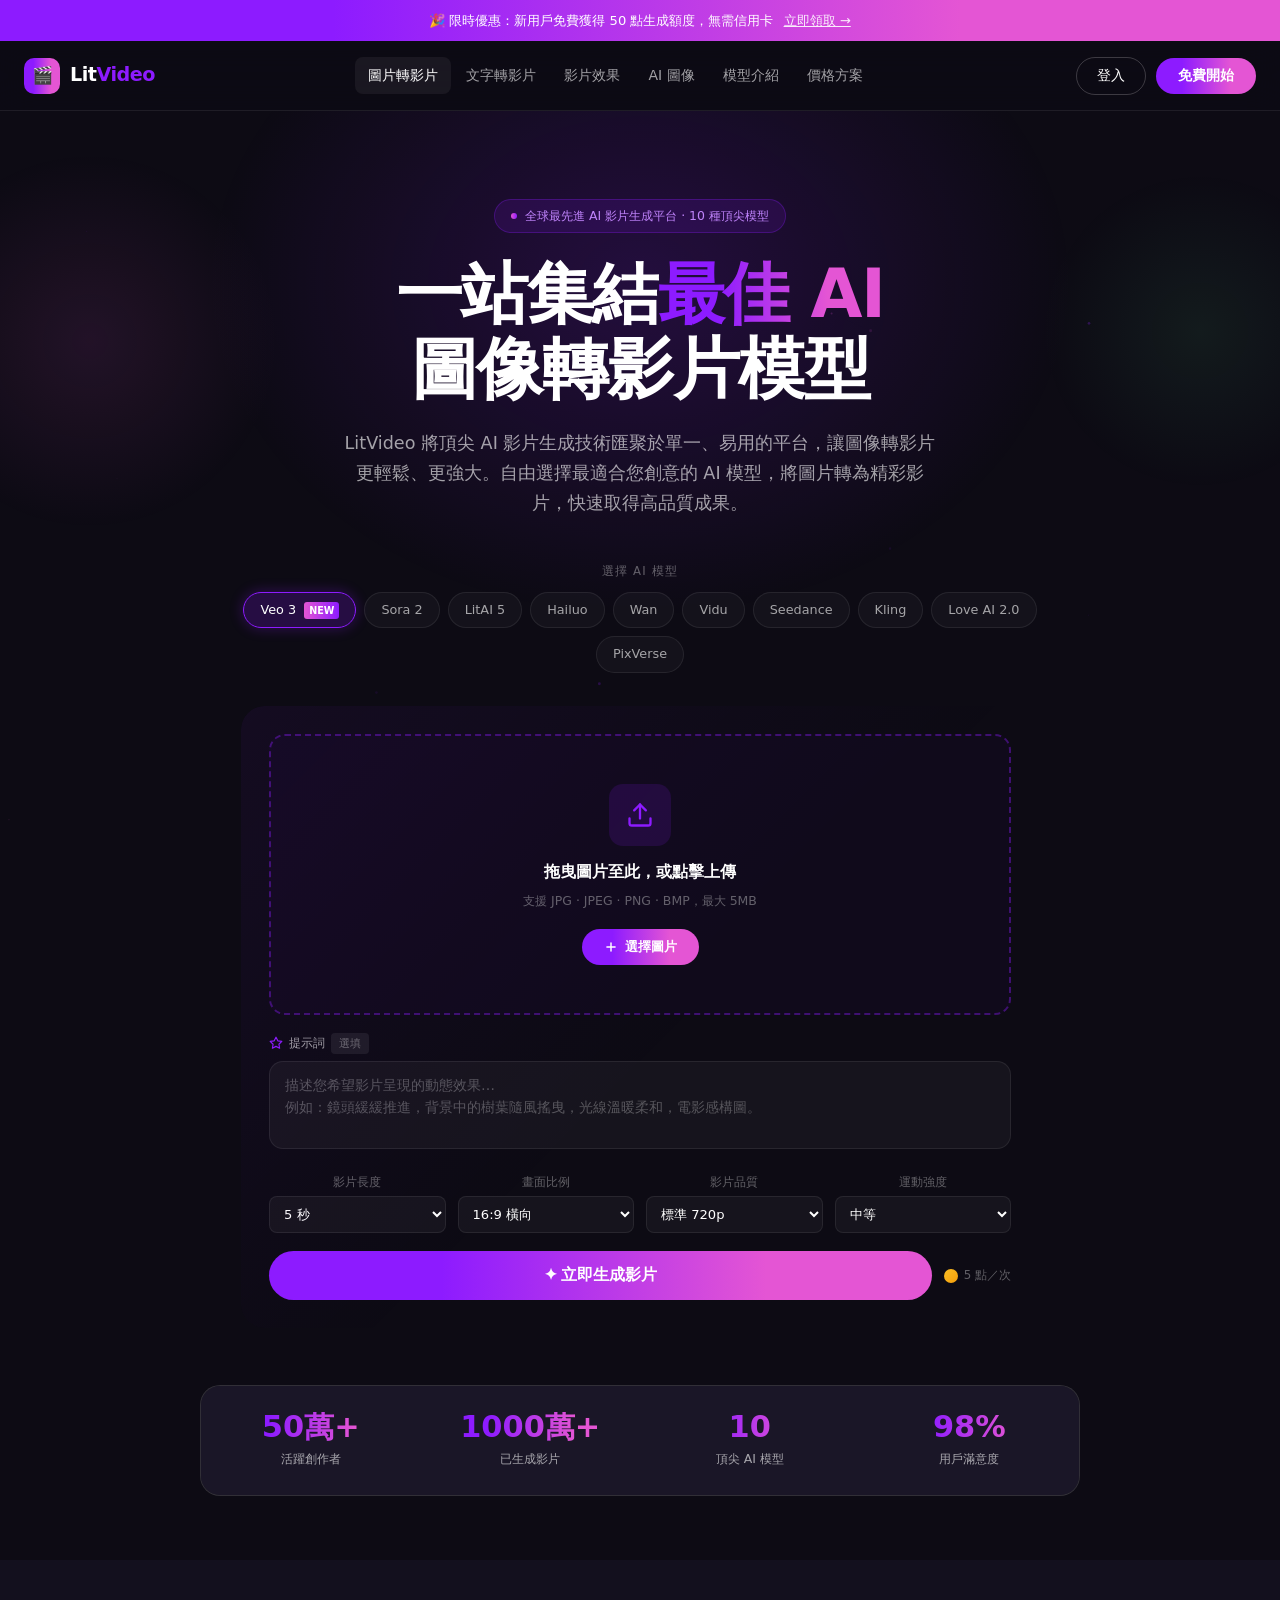
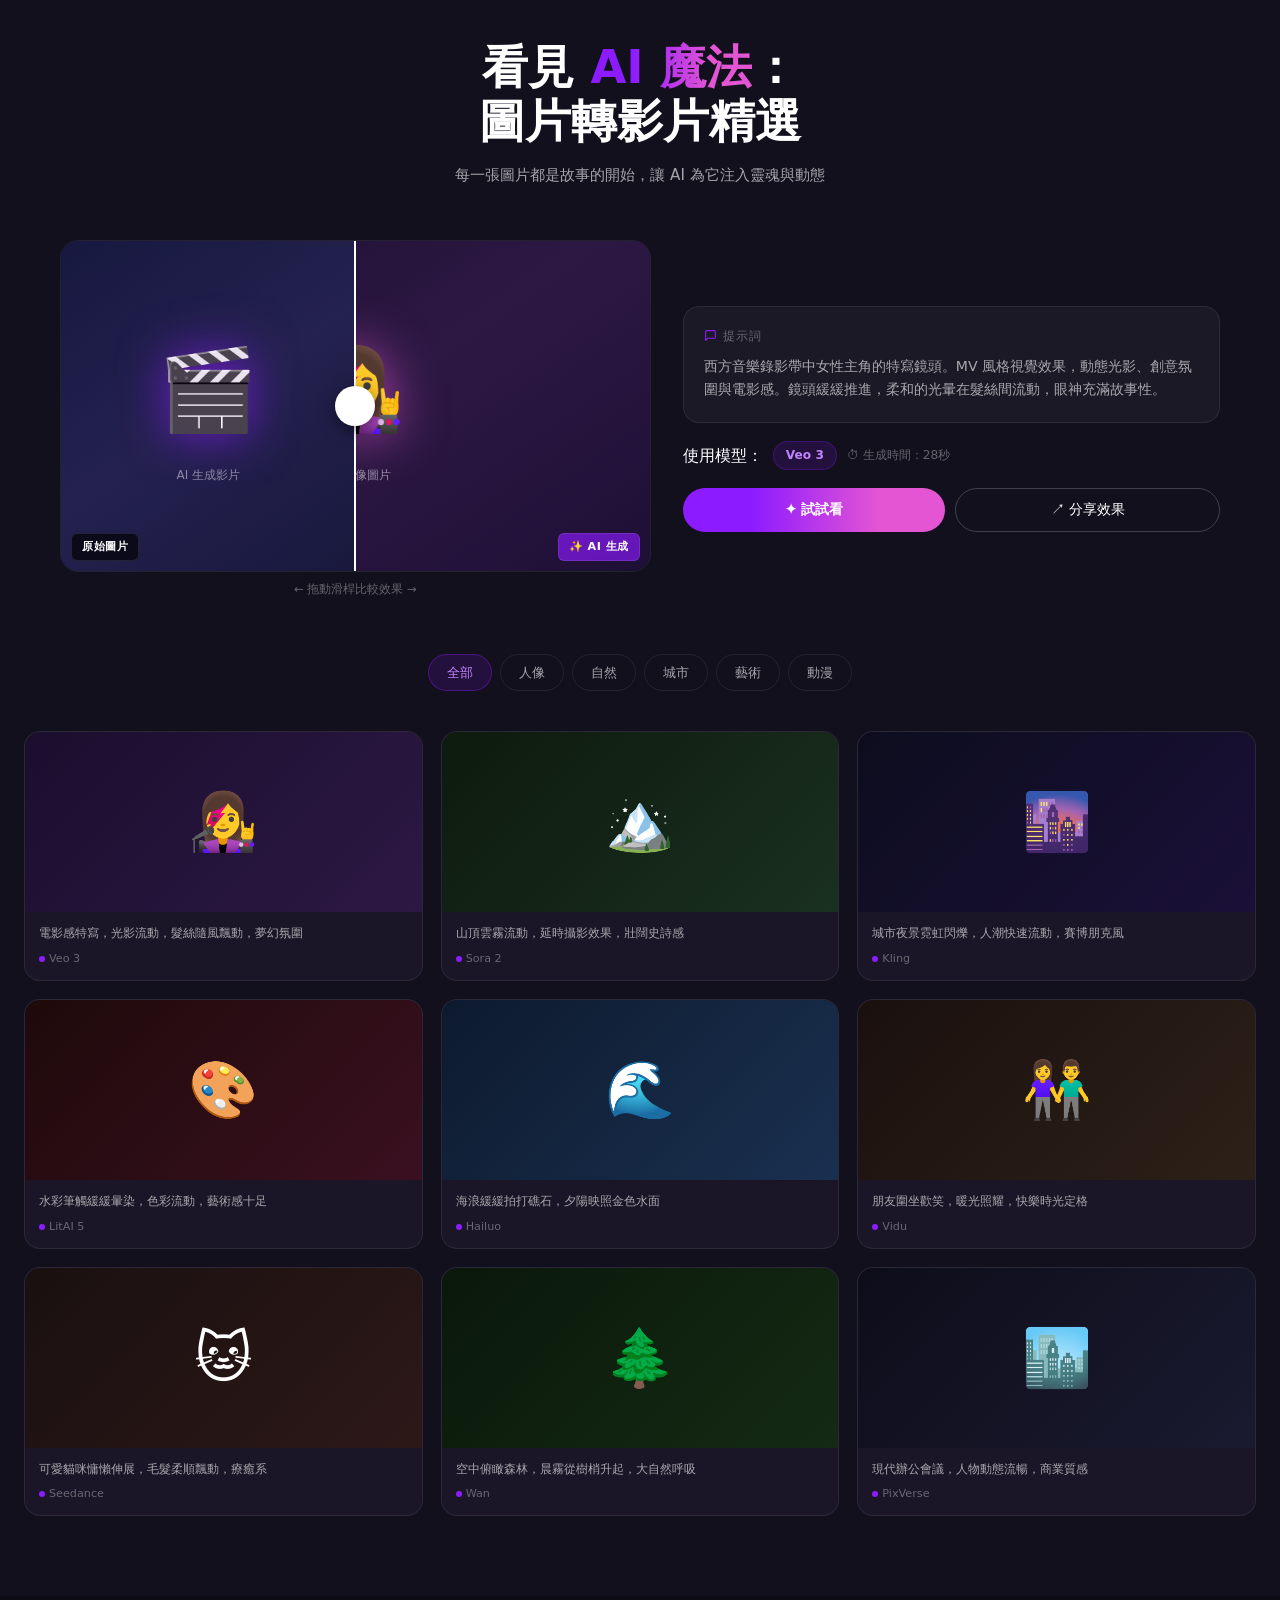
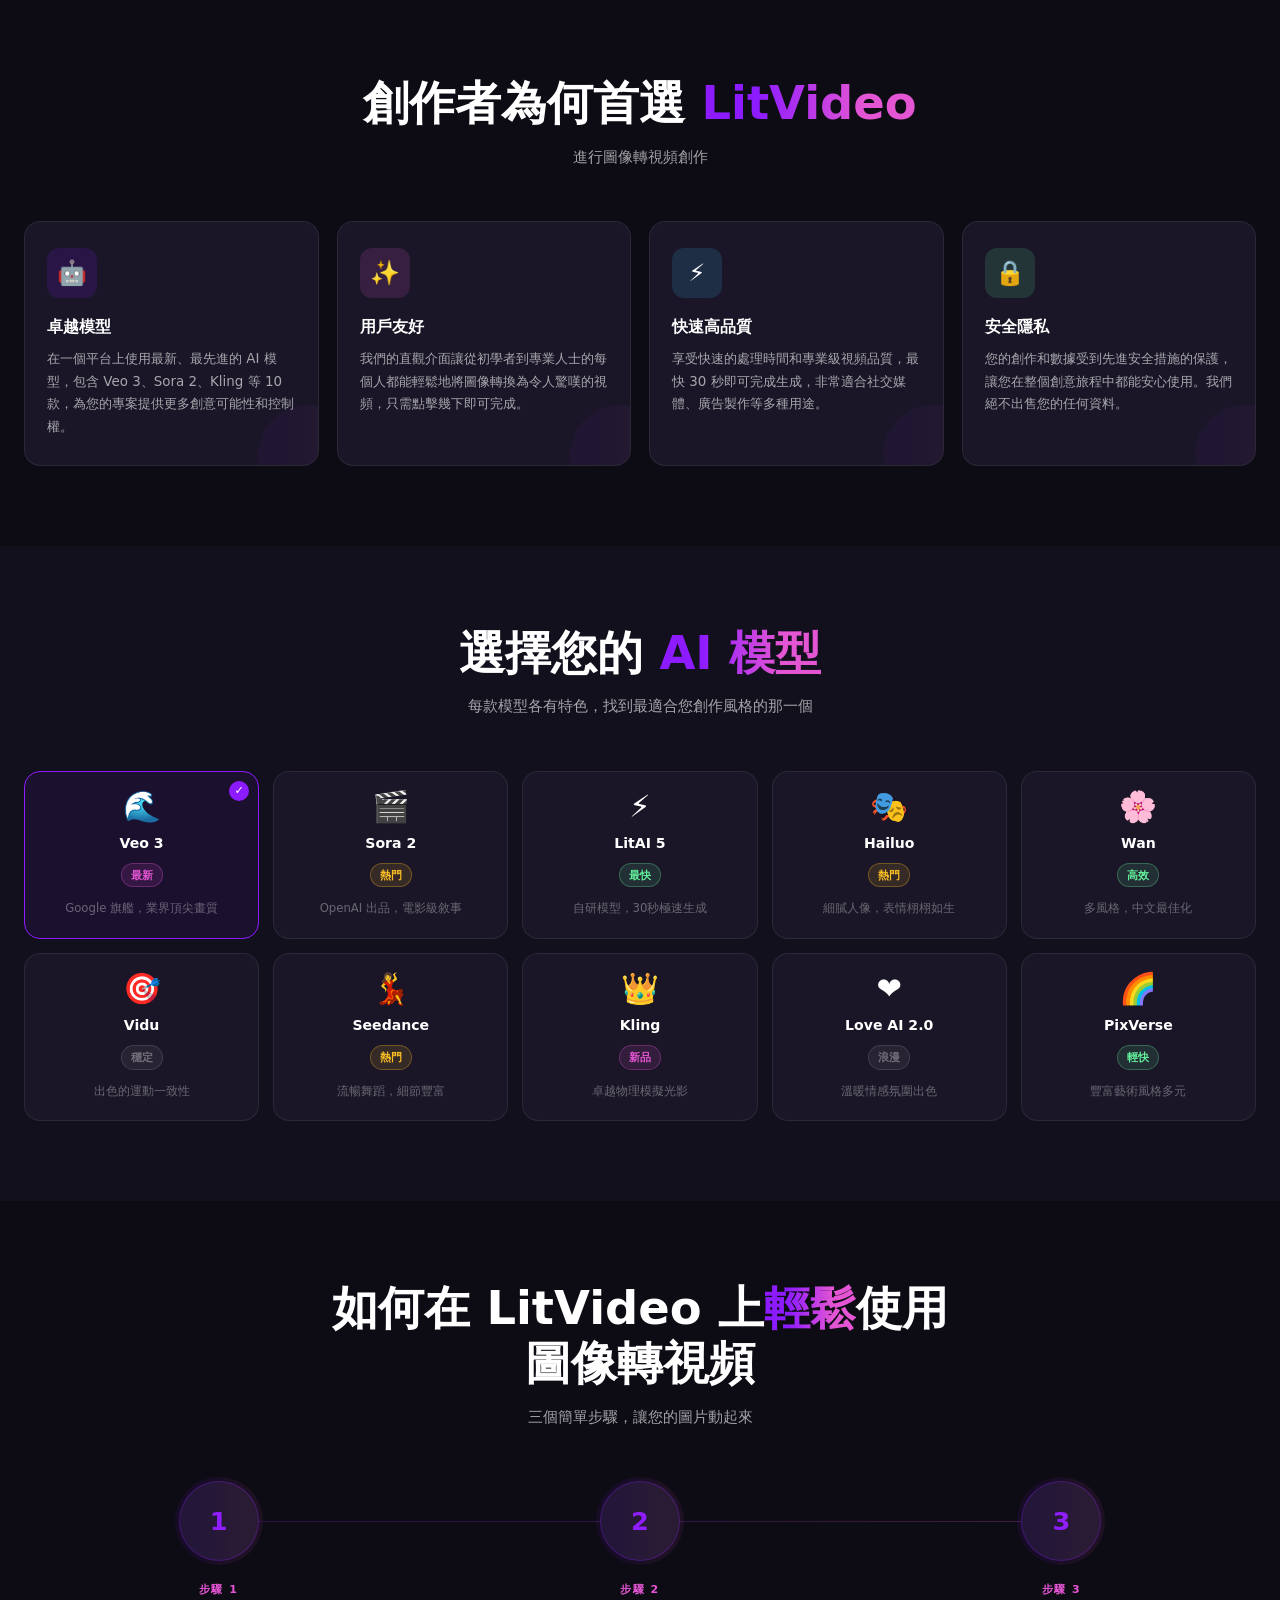
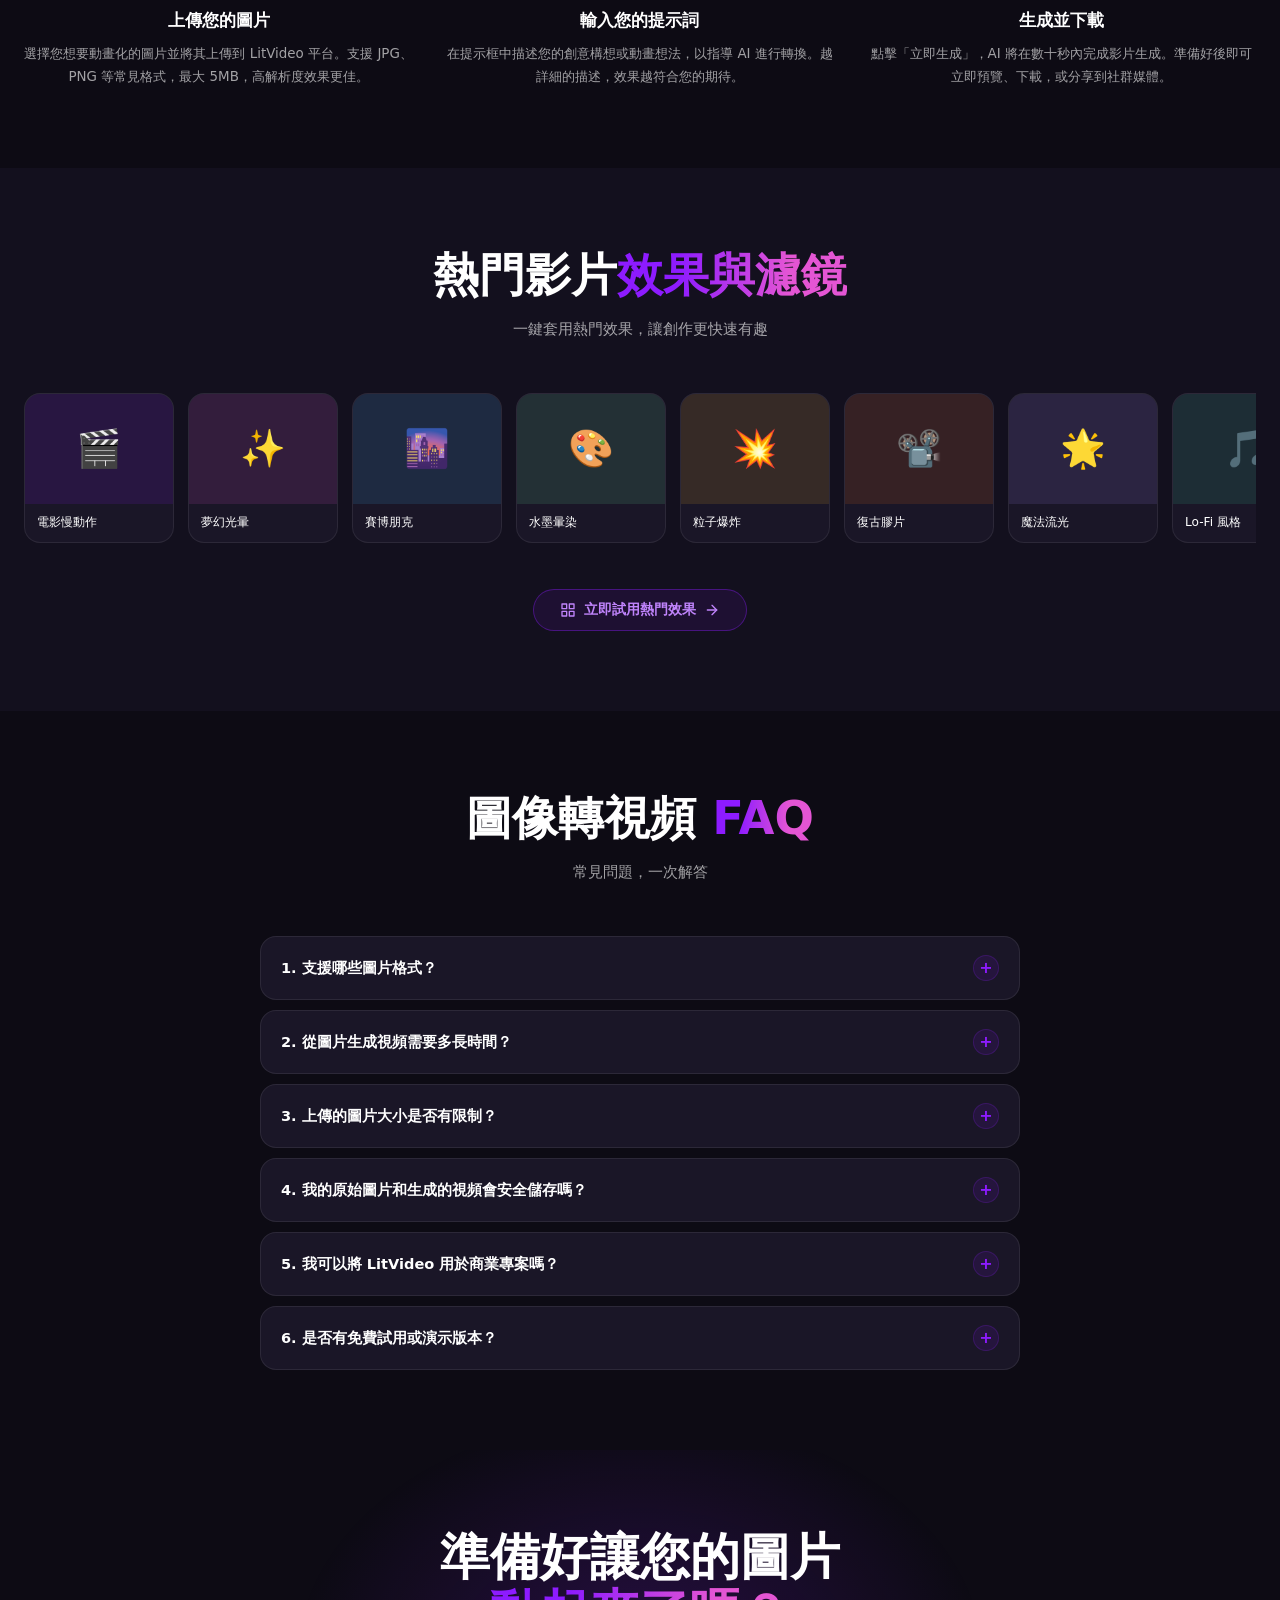
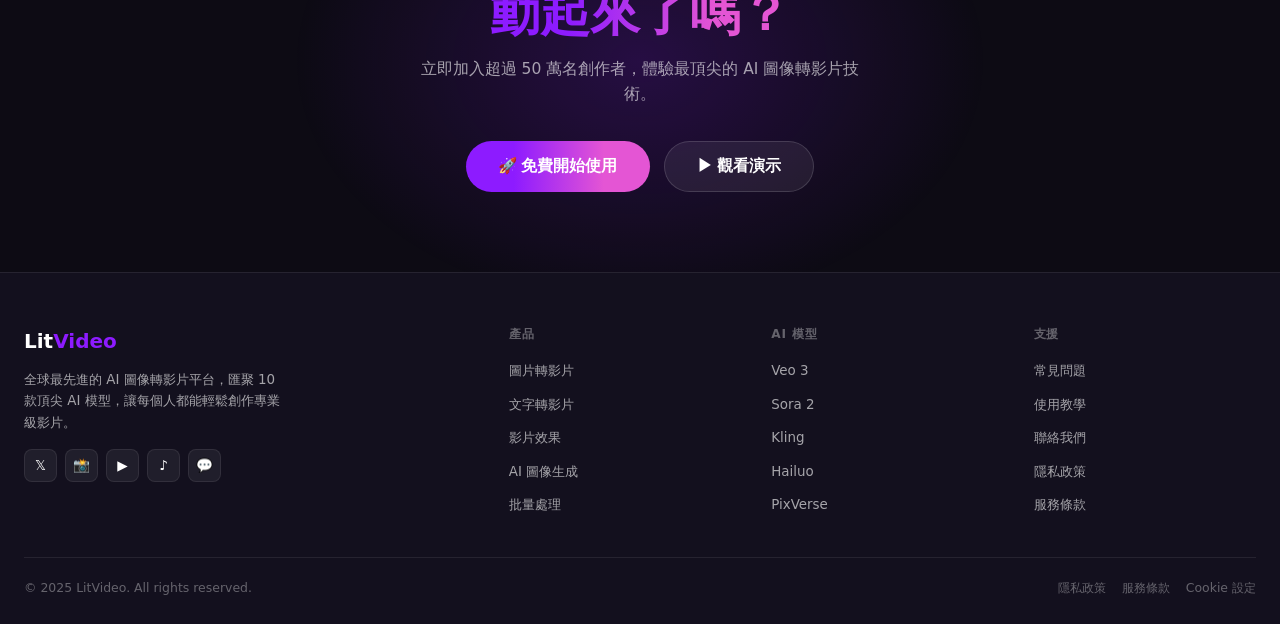
<file: image-to-video.html>
<!DOCTYPE html>
<html lang="zh-Hant">
<head>
  <meta charset="UTF-8">
  <meta name="viewport" content="width=device-width, initial-scale=1.0">
  <title>AI 圖片轉影片生成器 | LitVideo</title>
  <style>
    /* ── RESET & VARS ── */
    :root {
      --bg0:#0d0b14; --bg1:#13101e; --bg2:#1a1627; --bg3:#211d30;
      --pu:#8d1bff; --pk:#e455d4; --teal:#a2edfc;
      --t1:#fff; --t2:rgba(255,255,255,.62); --t3:rgba(255,255,255,.35);
      --border:rgba(255,255,255,.08);
      --g1:linear-gradient(90deg,#e455d4,#8d1bff);
      --g3:linear-gradient(90deg,#8d1bff 26%,#e455d4 75%);
      --g4:linear-gradient(106deg,#a2edfc 14%,#bcb7ff 76%);
      --h:70px;
    }
    *,*::before,*::after{margin:0;padding:0;box-sizing:border-box}
    html{scroll-behavior:smooth}
    body{background:var(--bg0);color:var(--t1);font-family:'Segoe UI',system-ui,sans-serif;line-height:1.6;overflow-x:hidden}
    a{color:inherit;text-decoration:none}ul{list-style:none}
    ::-webkit-scrollbar{width:5px}::-webkit-scrollbar-track{background:var(--bg0)}
    ::-webkit-scrollbar-thumb{background:rgba(141,27,255,.4);border-radius:3px}

    /* ── UTILS ── */
    .gt{background:var(--g3);-webkit-background-clip:text;-webkit-text-fill-color:transparent;background-clip:text}
    .gt2{background:var(--g4);-webkit-background-clip:text;-webkit-text-fill-color:transparent;background-clip:text}
    .sec{padding:80px 24px}
    .sec-in{max-width:1320px;margin:0 auto}
    .sec-title{font-size:clamp(1.8rem,4vw,2.9rem);font-weight:800;text-align:center;margin-bottom:14px;line-height:1.18}
    .sec-sub{text-align:center;color:var(--t2);font-size:.95rem;max-width:520px;margin:0 auto 52px}
    .btn-pr{padding:9px 22px;border-radius:40px;border:none;font-size:.875rem;font-weight:700;color:#fff;background:var(--g3);cursor:pointer;transition:opacity .2s,transform .15s}
    .btn-pr:hover{opacity:.88;transform:translateY(-1px)}
    .btn-ol{padding:9px 20px;border-radius:40px;border:1px solid rgba(255,255,255,.2);font-size:.875rem;font-weight:500;color:var(--t1);background:transparent;cursor:pointer;transition:all .2s}
    .btn-ol:hover{border-color:rgba(255,255,255,.38);background:rgba(255,255,255,.05)}

    /* ── CANVAS BG ── */
    #bgc{position:fixed;inset:0;z-index:0;pointer-events:none;opacity:.5}

    /* ── BANNER ── */
    .banner{background:var(--g3);text-align:center;padding:10px 16px;font-size:.82rem;font-weight:500;position:relative;z-index:100}
    .banner a{text-decoration:underline;margin-left:6px;opacity:.9}.banner a:hover{opacity:1}

    /* ── HEADER ── */
    .hd{position:sticky;top:0;z-index:90;height:var(--h);background:rgba(13,11,20,.9);backdrop-filter:blur(18px);border-bottom:1px solid var(--border)}
    .hd-in{max-width:1320px;margin:0 auto;padding:0 24px;height:100%;display:flex;align-items:center;justify-content:space-between;gap:20px}
    .logo{display:flex;align-items:center;gap:10px;flex-shrink:0;cursor:pointer}
    .logo-box{width:36px;height:36px;border-radius:10px;background:var(--g3);display:flex;align-items:center;justify-content:center;font-size:17px}
    .logo-text{font-size:1.2rem;font-weight:900;letter-spacing:-.5px}.logo-text span{color:var(--pu)}
    .hd-nav{display:flex;align-items:center;gap:2px}
    .ni{padding:7px 13px;border-radius:8px;font-size:.875rem;color:var(--t2);cursor:pointer;transition:all .2s;white-space:nowrap}
    .ni:hover,.ni.on{color:var(--t1);background:rgba(255,255,255,.06)}
    .hd-act{display:flex;align-items:center;gap:10px;flex-shrink:0}
    .mbtn{display:none;background:none;border:none;color:var(--t1);font-size:1.3rem;cursor:pointer;padding:6px;line-height:1}

    /* ── MOBILE NAV ── */
    .mob{display:none;position:fixed;inset:0;z-index:85;background:rgba(5,3,14,.97);backdrop-filter:blur(20px);flex-direction:column;padding:calc(var(--h)+20px) 20px 36px;gap:6px}
    .mob.open{display:flex}
    .mob .ni{font-size:.95rem;padding:13px 16px;border:1px solid transparent}
    .mob .ni:hover{border-color:var(--border)}
    .mob-act{margin-top:16px;display:flex;flex-direction:column;gap:10px}
    .mob-act .btn-pr,.mob-act .btn-ol{padding:13px;font-size:.95rem;text-align:center;width:100%}

    /* ── HERO ── */
    .hero{position:relative;padding:88px 24px 56px;text-align:center;z-index:1;overflow:hidden}
    .glow{position:absolute;border-radius:50%;pointer-events:none}
    .glow-a{top:-180px;left:50%;transform:translateX(-50%);width:900px;height:700px;background:radial-gradient(ellipse,rgba(141,27,255,.18),transparent 68%)}
    .glow-b{top:40px;left:-100px;width:380px;height:380px;background:radial-gradient(ellipse,rgba(228,85,212,.1),transparent 70%)}
    .glow-c{top:60px;right:-80px;width:320px;height:320px;background:radial-gradient(ellipse,rgba(100,239,155,.07),transparent 70%)}
    .hero-in{max-width:880px;margin:0 auto;position:relative;z-index:2}

    .badge{display:inline-flex;align-items:center;gap:8px;padding:6px 16px;border-radius:40px;background:rgba(141,27,255,.12);border:1px solid rgba(141,27,255,.28);font-size:.78rem;font-weight:500;color:#c084fc;margin-bottom:24px}
    .badge-dot{width:6px;height:6px;border-radius:50%;background:var(--g1);animation:pulse 2s infinite}
    @keyframes pulse{0%,100%{opacity:1;transform:scale(1)}50%{opacity:.45;transform:scale(.75)}}

    .hero-title{font-size:clamp(2.2rem,5.5vw,4.2rem);font-weight:900;line-height:1.12;letter-spacing:-1.5px;margin-bottom:20px}
    .hero-sub{font-size:clamp(.9rem,2vw,1.1rem);color:var(--t2);max-width:600px;margin:0 auto 44px;line-height:1.72}

    /* ── MODEL TABS ── */
    .mtabs-wrap{margin-bottom:32px}
    .mtabs-lbl{font-size:.73rem;color:var(--t3);text-transform:uppercase;letter-spacing:1.2px;margin-bottom:11px}
    .mtabs{display:flex;flex-wrap:wrap;gap:8px;justify-content:center}
    .mt{padding:7px 16px;border-radius:40px;border:1px solid var(--border);font-size:.8rem;font-weight:500;color:var(--t2);background:rgba(255,255,255,.03);cursor:pointer;transition:all .2s;white-space:nowrap;user-select:none}
    .mt:hover{border-color:rgba(141,27,255,.4);color:var(--t1);background:rgba(141,27,255,.07)}
    .mt.on{border-color:var(--pu);color:#fff;background:rgba(141,27,255,.2);box-shadow:0 0 14px rgba(141,27,255,.3)}
    .nbadge{display:inline-block;padding:1px 5px;border-radius:3px;font-size:.6rem;font-weight:800;background:var(--g1);color:#fff;margin-left:4px;vertical-align:middle}

    /* ── UPLOAD CARD ── */
    .ucard{max-width:800px;margin:0 auto;border-radius:24px;padding:28px;position:relative;overflow:hidden;
      background:var(--bg2) padding-box, linear-gradient(135deg,rgba(141,27,255,.35),rgba(228,85,212,.15) 50%,rgba(141,27,255,.1)) border-box;
      border:1px solid transparent}
    .ucard::before{content:'';position:absolute;inset:0;border-radius:inherit;background:linear-gradient(135deg,rgba(141,27,255,.06),transparent 55%);pointer-events:none}

    /* Drop zone */
    .dz{border:2px dashed rgba(141,27,255,.38);border-radius:16px;padding:48px 20px;text-align:center;cursor:pointer;transition:all .3s;background:rgba(141,27,255,.03);position:relative}
    .dz:hover,.dz.drag{border-color:var(--pu);background:rgba(141,27,255,.09);transform:scale(1.005)}
    .dz.loaded{padding:0;border-style:solid;border-color:var(--pu)}
    .dz.loaded img{width:100%;height:240px;object-fit:cover;border-radius:14px;display:block}
    .dz-icon{width:62px;height:62px;margin:0 auto 14px;background:rgba(141,27,255,.14);border-radius:14px;display:flex;align-items:center;justify-content:center}
    .dz-icon svg{width:28px;height:28px;fill:none;stroke:var(--pu);stroke-width:2;stroke-linecap:round;stroke-linejoin:round}
    .dz-main{font-size:.97rem;font-weight:600;margin-bottom:6px}
    .dz-sub{font-size:.78rem;color:var(--t3);margin-bottom:18px}
    .dz-btn{display:inline-flex;align-items:center;gap:7px;padding:9px 22px;border-radius:40px;background:var(--g3);font-size:.83rem;font-weight:700;color:#fff;cursor:pointer;border:none;transition:opacity .2s}
    .dz-btn:hover{opacity:.84}
    .dz-btn svg{width:14px;height:14px;fill:none;stroke:#fff;stroke-width:2.5;stroke-linecap:round;stroke-linejoin:round}

    /* Loaded overlay badge */
    .dz-loaded-badge{position:absolute;bottom:10px;right:10px;background:rgba(141,27,255,.85);padding:4px 12px;border-radius:20px;font-size:.73rem;font-weight:600;backdrop-filter:blur(8px)}

    /* Prompt */
    .pt-wrap{margin-top:18px}
    .pt-lbl{font-size:.78rem;color:var(--t2);margin-bottom:7px;display:flex;align-items:center;gap:6px}
    .pt-lbl svg{width:14px;height:14px;fill:none;stroke:var(--pu);stroke-width:2;stroke-linecap:round;stroke-linejoin:round}
    .pt-opt{font-size:.68rem;padding:2px 8px;border-radius:4px;background:rgba(255,255,255,.07);color:var(--t3)}
    .pt-inp{width:100%;min-height:88px;background:rgba(255,255,255,.04);border:1px solid var(--border);border-radius:14px;padding:12px 15px;color:var(--t1);font-size:.875rem;font-family:inherit;resize:none;outline:none;transition:border-color .2s;line-height:1.6}
    .pt-inp::placeholder{color:rgba(255,255,255,.28)}.pt-inp:focus{border-color:rgba(141,27,255,.5)}

    /* Settings row */
    .srow{display:flex;gap:12px;margin-top:16px;flex-wrap:wrap}
    .si{flex:1;min-width:130px}
    .si-lbl{font-size:.73rem;color:var(--t3);margin-bottom:5px}
    .si-sel{width:100%;padding:9px 10px;background:rgba(255,255,255,.04);border:1px solid var(--border);border-radius:8px;color:var(--t1);font-size:.82rem;font-family:inherit;outline:none;cursor:pointer;transition:border-color .2s}
    .si-sel:hover,.si-sel:focus{border-color:rgba(141,27,255,.4)}
    .si-sel option{background:#1a1627}

    /* Generate button */
    .grow{display:flex;align-items:center;gap:12px;margin-top:18px}
    .btn-gen{flex:1;padding:14px 28px;border-radius:40px;border:none;font-size:.97rem;font-weight:800;color:#fff;background:var(--g3);cursor:pointer;transition:opacity .2s,transform .15s,box-shadow .2s;display:flex;align-items:center;justify-content:center;gap:8px;position:relative;overflow:hidden}
    .btn-gen:hover{opacity:.91;transform:translateY(-2px);box-shadow:0 10px 30px rgba(141,27,255,.45)}
    .btn-gen:active{transform:translateY(0)}
    .btn-gen.loading .btn-txt{opacity:0}
    .spin{display:none;width:20px;height:20px;border:2.5px solid rgba(255,255,255,.3);border-top-color:#fff;border-radius:50%;animation:spin .7s linear infinite;position:absolute}
    .btn-gen.loading .spin{display:block}
    @keyframes spin{to{transform:rotate(360deg)}}
    .credits{font-size:.74rem;color:var(--t3);display:flex;align-items:center;gap:4px;white-space:nowrap}
    .coin{display:inline-block;width:14px;height:14px;border-radius:50%;background:linear-gradient(135deg,#fbbf24,#f59e0b);margin-right:2px}

    /* Progress */
    .prog{margin-top:18px;display:none}.prog.vis{display:block}
    .prog-top{display:flex;justify-content:space-between;font-size:.74rem;color:var(--t3);margin-bottom:7px}
    .prog-bar{height:4px;border-radius:2px;background:rgba(255,255,255,.07);overflow:hidden}
    .prog-fill{height:100%;background:var(--g3);border-radius:2px;width:0%;transition:width .4s ease}

    /* Result */
    .result{margin-top:22px;display:none}.result.vis{display:block}
    .result-vid{border-radius:14px;overflow:hidden;background:#000}
    .result-vid video{width:100%;display:block}
    .result-act{display:flex;gap:10px;margin-top:12px;flex-wrap:wrap}
    .rBtn{display:flex;align-items:center;gap:6px;padding:9px 18px;border-radius:40px;font-size:.82rem;font-weight:500;cursor:pointer;transition:all .2s;border:1px solid var(--border);background:rgba(255,255,255,.05);color:var(--t1)}
    .rBtn:hover{background:rgba(255,255,255,.1);border-color:rgba(255,255,255,.18)}
    .rBtn.pr{background:var(--g3);border:none;font-weight:700}
    .rBtn.pr:hover{opacity:.9}
    .rBtn svg{width:14px;height:14px;fill:none;stroke:currentColor;stroke-width:2;stroke-linecap:round;stroke-linejoin:round}

    /* ── STATS ── */
    .stats{position:relative;z-index:1;padding:0 24px 64px}
    .stats-in{max-width:880px;margin:0 auto;display:grid;grid-template-columns:repeat(4,1fr);background:var(--border);border-radius:20px;overflow:hidden;border:1px solid var(--border)}
    .stat{background:var(--bg2);padding:26px 20px;text-align:center}
    .stat-n{font-size:1.9rem;font-weight:900;line-height:1;margin-bottom:6px}
    .stat-l{font-size:.78rem;color:var(--t2)}

    /* ── GALLERY ── */
    .gallery-sec{background:var(--bg1)}

    /* Before/After Slider */
    .ba-wrap{max-width:1160px;margin:0 auto 56px;display:grid;grid-template-columns:1.1fr 1fr;gap:32px;align-items:center}
    .ba-slider{position:relative;border-radius:18px;overflow:hidden;user-select:none;cursor:col-resize;border:1px solid var(--border);aspect-ratio:16/9}
    .ba-bg,.ba-fg-wrap{position:absolute;inset:0}
    .ba-bg,.ba-fg{width:100%;height:100%;object-fit:cover;display:block}
    .ba-bg{background:linear-gradient(135deg,#1a1030,#2a1040);display:flex;align-items:center;justify-content:center}
    .ba-fg-wrap{overflow:hidden;width:50%}
    .ba-fg{position:absolute;top:0;left:0;height:100%;width:100%;background:linear-gradient(135deg,#0d1830,#1a2040);display:flex;align-items:center;justify-content:center}
    /* Image placeholders using CSS art */
    .img-placeholder{width:100%;height:100%;display:flex;flex-direction:column;align-items:center;justify-content:center;gap:8px;padding:20px}
    .img-ph-icon{font-size:3rem}
    .img-ph-text{font-size:.78rem;color:var(--t3);text-align:center}
    .ba-div{position:absolute;top:0;bottom:0;width:2px;background:#fff;left:50%;transform:translateX(-50%);z-index:4}
    .ba-handle{position:absolute;top:50%;left:50%;transform:translate(-50%,-50%);width:40px;height:40px;border-radius:50%;background:#fff;z-index:5;display:flex;align-items:center;justify-content:center;box-shadow:0 4px 16px rgba(0,0,0,.5);cursor:col-resize}
    .ba-handle svg{width:18px;height:18px;fill:var(--bg0)}
    .ba-lbl{position:absolute;bottom:10px;padding:4px 10px;border-radius:6px;font-size:.7rem;font-weight:700;letter-spacing:.5px;text-transform:uppercase;background:rgba(0,0,0,.65);backdrop-filter:blur(6px);z-index:3;border:1px solid rgba(255,255,255,.1)}
    .ba-lbl.l{left:10px}.ba-lbl.r{right:10px;background:rgba(141,27,255,.65)}

    /* Real-looking image placeholders */
    .img-portrait{background:linear-gradient(160deg,#1a0e2e 0%,#2d1a4a 40%,#1e0f3a 100%)}
    .img-portrait::after{content:'👩‍🎤';position:absolute;font-size:5rem;top:50%;left:50%;transform:translate(-50%,-50%);filter:drop-shadow(0 0 20px rgba(228,85,212,.5))}
    .img-ai{background:linear-gradient(160deg,#0d1830 0%,#1a2040 40%,#0f1a35 100%)}
    .img-ai::after{content:'🎬';position:absolute;font-size:5rem;top:50%;left:50%;transform:translate(-50%,-50%);filter:drop-shadow(0 0 20px rgba(141,27,255,.5))}

    .ba-info-box{background:rgba(255,255,255,.04);border:1px solid var(--border);border-radius:16px;padding:20px;margin-bottom:18px}
    .ba-info-title{font-size:.72rem;color:var(--t3);text-transform:uppercase;letter-spacing:1px;margin-bottom:10px;display:flex;align-items:center;gap:6px}
    .ba-info-title svg{width:13px;height:13px;fill:none;stroke:var(--pu);stroke-width:2;stroke-linecap:round;stroke-linejoin:round}
    .ba-info-text{font-size:.88rem;color:var(--t2);line-height:1.65}
    .ba-meta{display:flex;align-items:center;gap:10px;flex-wrap:wrap;margin-bottom:18px}
    .chip{padding:4px 12px;border-radius:40px;background:rgba(141,27,255,.14);border:1px solid rgba(141,27,255,.28);color:#c084fc;font-size:.76rem;font-weight:700}
    .ba-time{font-size:.76rem;color:var(--t3);display:flex;align-items:center;gap:4px}
    .ba-btns{display:flex;gap:10px;flex-wrap:wrap}
    .ba-hint{text-align:center;margin-top:8px;font-size:.72rem;color:var(--t3)}

    /* Gallery Tabs */
    .gtabs{display:flex;gap:8px;justify-content:center;margin-bottom:40px;flex-wrap:wrap}
    .gtab{padding:7px 18px;border-radius:40px;border:1px solid var(--border);font-size:.82rem;color:var(--t2);cursor:pointer;transition:all .2s}
    .gtab:hover{border-color:rgba(255,255,255,.2);color:var(--t1)}
    .gtab.on{background:rgba(141,27,255,.14);border-color:rgba(141,27,255,.38);color:#c084fc}

    /* Gallery Grid */
    .ggrid{display:grid;grid-template-columns:repeat(3,1fr);gap:18px}
    .gitem{border-radius:16px;overflow:hidden;background:var(--bg2);border:1px solid var(--border);cursor:pointer;transition:transform .25s,border-color .25s,box-shadow .25s;position:relative}
    .gitem:hover{transform:translateY(-5px);border-color:rgba(141,27,255,.4);box-shadow:0 16px 38px rgba(0,0,0,.45)}
    .gthumb{width:100%;height:180px;display:flex;align-items:center;justify-content:center;position:relative;overflow:hidden;transition:transform .35s}
    .gitem:hover .gthumb{transform:scale(1.06)}
    .gthumb-emoji{font-size:3.5rem;transition:transform .3s}
    .gitem:hover .gthumb-emoji{transform:scale(1.15)}
    .ghover{position:absolute;inset:0;background:rgba(141,27,255,.18);display:flex;align-items:center;justify-content:center;opacity:0;transition:opacity .2s}
    .gitem:hover .ghover{opacity:1}
    .play-btn{width:50px;height:50px;border-radius:50%;background:rgba(141,27,255,.85);display:flex;align-items:center;justify-content:center;border:2px solid rgba(255,255,255,.2);transition:transform .2s}
    .play-btn svg{width:18px;height:18px;fill:#fff;margin-left:3px}
    .gitem:hover .play-btn{transform:scale(1.1)}
    .ginfo{padding:12px 14px}
    .gprompt{font-size:.78rem;color:var(--t2);overflow:hidden;display:-webkit-box;-webkit-line-clamp:2;-webkit-box-orient:vertical;line-height:1.5}
    .gmodel{margin-top:7px;font-size:.7rem;color:var(--t3);display:flex;align-items:center;gap:4px}
    .gmodel-dot{width:6px;height:6px;border-radius:50%;background:var(--pu)}

    /* ── FEATURES ── */
    .feat-sec{background:var(--bg0)}
    .feat-grid{display:grid;grid-template-columns:repeat(4,1fr);gap:18px}
    .fcard{background:var(--bg2);border:1px solid var(--border);border-radius:16px;padding:26px 22px;transition:transform .25s,border-color .25s;position:relative;overflow:hidden}
    .fcard::after{content:'';position:absolute;bottom:-40px;right:-40px;width:100px;height:100px;border-radius:50%;background:var(--g3);opacity:.05}
    .fcard:hover{transform:translateY(-5px);border-color:rgba(141,27,255,.28)}
    .ficon{width:50px;height:50px;border-radius:12px;margin-bottom:16px;display:flex;align-items:center;justify-content:center;font-size:1.5rem}
    .ficon.pu{background:rgba(141,27,255,.14)}.ficon.pk{background:rgba(228,85,212,.14)}.ficon.bl{background:rgba(56,189,248,.14)}.ficon.gr{background:rgba(100,239,155,.14)}
    .ftitle{font-size:.98rem;font-weight:700;margin-bottom:9px}
    .fdesc{font-size:.84rem;color:var(--t2);line-height:1.68}

    /* ── MODELS ── */
    .models-sec{background:var(--bg1)}
    .mgrid{display:grid;grid-template-columns:repeat(5,1fr);gap:14px}
    .mcard{background:var(--bg2);border:1px solid var(--border);border-radius:16px;padding:20px 14px;text-align:center;cursor:pointer;transition:all .25s;position:relative;overflow:hidden}
    .mcard:hover{border-color:rgba(141,27,255,.4);transform:translateY(-4px);box-shadow:0 12px 28px rgba(0,0,0,.4)}
    .mcard.on{border-color:var(--pu);background:rgba(141,27,255,.08)}
    .mcard.on::after{content:'✓';position:absolute;top:9px;right:9px;width:20px;height:20px;border-radius:50%;background:var(--pu);font-size:.7rem;font-weight:800;display:flex;align-items:center;justify-content:center;line-height:20px}
    .mc-em{font-size:1.9rem;margin-bottom:10px;line-height:1}
    .mc-name{font-size:.88rem;font-weight:700;margin-bottom:6px}
    .mc-tag{display:inline-block;padding:3px 9px;border-radius:40px;font-size:.66rem;font-weight:700;border:1px solid;margin-bottom:7px}
    .mc-tag.new{background:rgba(228,85,212,.12);border-color:rgba(228,85,212,.3);color:var(--pk)}
    .mc-tag.hot{background:rgba(251,191,36,.12);border-color:rgba(251,191,36,.3);color:#fbbf24}
    .mc-tag.fast{background:rgba(100,239,155,.12);border-color:rgba(100,239,155,.3);color:#64ef9b}
    .mc-tag.std{background:rgba(255,255,255,.06);border-color:rgba(255,255,255,.12);color:var(--t3)}
    .mc-desc{font-size:.73rem;color:var(--t3);line-height:1.5;margin-top:6px}

    /* ── STEPS ── */
    .steps-sec{background:var(--bg0)}
    .sgrid{display:grid;grid-template-columns:repeat(3,1fr);gap:32px;position:relative}
    .sgrid::before{content:'';position:absolute;top:40px;left:calc(16.67% + 22px);right:calc(16.67% + 22px);height:1px;background:linear-gradient(90deg,var(--pu),var(--pk));opacity:.22}
    .scard{text-align:center}
    .snum{width:80px;height:80px;border-radius:50%;background:var(--bg2);border:1.5px solid rgba(141,27,255,.3);display:flex;align-items:center;justify-content:center;margin:0 auto 20px;font-size:1.6rem;font-weight:900;color:var(--pu);position:relative;z-index:1}
    .snum::before{content:'';position:absolute;inset:-5px;border-radius:50%;background:var(--g3);opacity:.08}
    .slbl{font-size:.69rem;text-transform:uppercase;letter-spacing:1.5px;color:var(--pk);margin-bottom:8px;font-weight:700}
    .stitle{font-size:1.05rem;font-weight:700;margin-bottom:9px}
    .sdesc{font-size:.84rem;color:var(--t2);line-height:1.7}

    /* ── EFFECTS ── */
    .eff-sec{background:var(--bg1)}
    .eff-scroll{overflow-x:auto;padding-bottom:12px;scrollbar-width:thin;cursor:grab}
    .eff-row{display:flex;gap:14px;min-width:max-content}
    .eitem{width:150px;border-radius:16px;overflow:hidden;background:var(--bg2);border:1px solid var(--border);cursor:pointer;transition:all .25s;flex-shrink:0}
    .eitem:hover{border-color:rgba(141,27,255,.4);transform:translateY(-4px)}
    .ethumb{width:100%;height:110px;display:flex;align-items:center;justify-content:center;font-size:2.3rem;transition:transform .25s}
    .eitem:hover .ethumb{transform:scale(1.15)}
    .ename{padding:9px 12px;font-size:.76rem;font-weight:500}
    .eff-cta{text-align:center;margin-top:34px}
    .btn-eff{display:inline-flex;align-items:center;gap:8px;padding:11px 26px;border-radius:40px;border:1px solid rgba(141,27,255,.38);background:rgba(141,27,255,.09);color:#c084fc;font-size:.87rem;font-weight:700;cursor:pointer;transition:all .2s}
    .btn-eff:hover{background:rgba(141,27,255,.18);border-color:var(--pu)}
    .btn-eff svg{width:16px;height:16px;fill:none;stroke:currentColor;stroke-width:2;stroke-linecap:round;stroke-linejoin:round}

    /* ── FAQ ── */
    .faq-sec{background:var(--bg0)}
    .flist{max-width:760px;margin:0 auto;display:flex;flex-direction:column;gap:10px}
    .fitem{background:var(--bg2);border:1px solid var(--border);border-radius:16px;overflow:hidden;transition:border-color .2s}
    .fitem:hover{border-color:rgba(141,27,255,.28)}.fitem.open{border-color:rgba(141,27,255,.42)}
    .fq{padding:18px 20px;font-size:.91rem;font-weight:600;cursor:pointer;display:flex;align-items:center;justify-content:space-between;gap:12px;user-select:none}
    .fic{width:26px;height:26px;border-radius:50%;background:rgba(141,27,255,.1);border:1px solid rgba(141,27,255,.2);display:flex;align-items:center;justify-content:center;flex-shrink:0;transition:transform .3s,background .2s;font-size:1rem;color:var(--pu)}
    .fitem.open .fic{transform:rotate(45deg);background:rgba(141,27,255,.2)}
    .fans{max-height:0;overflow:hidden;transition:max-height .4s ease}
    .fitem.open .fans{max-height:200px}
    .fans-in{padding:0 20px 18px;font-size:.84rem;color:var(--t2);line-height:1.72;border-top:1px solid var(--border);padding-top:14px}

    /* ── CTA ── */
    .cta-sec{padding:80px 24px;text-align:center;position:relative;overflow:hidden;z-index:1}
    .cta-glow{position:absolute;top:50%;left:50%;transform:translate(-50%,-50%);width:700px;height:500px;background:radial-gradient(ellipse,rgba(141,27,255,.2),transparent 70%);pointer-events:none}
    .cta-in{position:relative;z-index:2}
    .cta-title{font-size:clamp(2rem,4.5vw,3.1rem);font-weight:900;margin-bottom:16px;line-height:1.12}
    .cta-sub{color:var(--t2);font-size:.97rem;margin:0 auto 34px;max-width:440px}
    .cta-btns{display:flex;gap:14px;justify-content:center;flex-wrap:wrap}
    .btn-cta{padding:14px 32px;border-radius:40px;background:var(--g3);color:#fff;font-size:.97rem;font-weight:800;border:none;cursor:pointer;transition:opacity .2s,transform .15s}
    .btn-cta:hover{opacity:.9;transform:translateY(-2px)}
    .btn-cta-ol{padding:14px 32px;border-radius:40px;background:rgba(255,255,255,.07);color:var(--t1);font-size:.97rem;font-weight:600;border:1px solid rgba(255,255,255,.14);cursor:pointer;transition:all .2s}
    .btn-cta-ol:hover{background:rgba(255,255,255,.12)}

    /* ── FOOTER ── */
    .footer{background:var(--bg1);border-top:1px solid var(--border);padding:52px 24px 26px;position:relative;z-index:1}
    .ft-in{max-width:1320px;margin:0 auto}
    .ft-top{display:grid;grid-template-columns:2fr 1fr 1fr 1fr;gap:40px;margin-bottom:40px}
    .ft-logo-text{font-size:1.25rem;font-weight:900;margin-bottom:12px;display:block}
    .ft-desc{font-size:.84rem;color:var(--t2);line-height:1.6;max-width:260px}
    .ft-socials{display:flex;gap:8px;margin-top:16px}
    .soc{width:33px;height:33px;border-radius:8px;background:rgba(255,255,255,.06);border:1px solid var(--border);display:flex;align-items:center;justify-content:center;cursor:pointer;transition:all .2s;font-size:.85rem}
    .soc:hover{background:rgba(141,27,255,.14);border-color:rgba(141,27,255,.3);color:#c084fc}
    .fc h4{font-size:.76rem;font-weight:700;text-transform:uppercase;letter-spacing:.8px;color:var(--t3);margin-bottom:13px}
    .fc ul{display:flex;flex-direction:column;gap:8px}
    .fc ul a{font-size:.84rem;color:var(--t2);transition:color .2s}.fc ul a:hover{color:var(--t1)}
    .ft-bot{border-top:1px solid var(--border);padding-top:20px;display:flex;align-items:center;justify-content:space-between;flex-wrap:wrap;gap:10px}
    .ft-bot p{font-size:.78rem;color:var(--t3)}
    .ft-links{display:flex;gap:16px}
    .ft-links a{font-size:.78rem;color:var(--t3);transition:color .2s}.ft-links a:hover{color:var(--t2)}

    /* ── MODAL ── */
    .modal-ov{position:fixed;inset:0;background:rgba(0,0,0,.88);backdrop-filter:blur(12px);z-index:200;display:none;align-items:center;justify-content:center;padding:20px}
    .modal-ov.open{display:flex}
    .mbox{background:var(--bg2);border:1px solid rgba(141,27,255,.28);border-radius:24px;padding:36px;max-width:500px;width:100%;position:relative;animation:mIn .3s ease}
    @keyframes mIn{from{opacity:0;transform:translateY(18px) scale(.97)}to{opacity:1;transform:translateY(0) scale(1)}}
    .mclose{position:absolute;top:14px;right:14px;width:30px;height:30px;border-radius:50%;background:rgba(255,255,255,.07);border:none;color:var(--t2);cursor:pointer;display:flex;align-items:center;justify-content:center;font-size:1.1rem;transition:background .2s}
    .mclose:hover{background:rgba(255,255,255,.12)}
    .mtitle{font-size:1.4rem;font-weight:800;margin-bottom:6px}
    .msub{font-size:.84rem;color:var(--t2);margin-bottom:20px}
    .minput{width:100%;padding:11px 14px;background:rgba(255,255,255,.05);border:1px solid var(--border);border-radius:9px;color:var(--t1);font-size:.875rem;font-family:inherit;outline:none;margin-bottom:10px;transition:border-color .2s}
    .minput:focus{border-color:rgba(141,27,255,.5)}
    .mbtn{width:100%;padding:13px;border-radius:40px;background:var(--g3);color:#fff;font-size:.92rem;font-weight:800;border:none;cursor:pointer;transition:opacity .2s}
    .mbtn:hover{opacity:.9}
    .mdiv{display:flex;align-items:center;gap:12px;margin:14px 0;color:var(--t3);font-size:.77rem}
    .mdiv::before,.mdiv::after{content:'';flex:1;height:1px;background:var(--border)}
    .slogins{display:flex;gap:10px}
    .slbtn{flex:1;padding:10px 12px;border-radius:9px;background:rgba(255,255,255,.05);border:1px solid var(--border);color:var(--t1);font-size:.82rem;font-weight:500;cursor:pointer;display:flex;align-items:center;justify-content:center;gap:7px;transition:background .2s}
    .slbtn:hover{background:rgba(255,255,255,.09)}

    /* ── TOAST ── */
    .toast-c{position:fixed;bottom:20px;right:20px;z-index:300;display:flex;flex-direction:column;gap:8px;pointer-events:none}
    .toast{background:var(--bg2);border:1px solid rgba(141,27,255,.28);border-radius:14px;padding:12px 16px;font-size:.84rem;display:flex;align-items:center;gap:9px;box-shadow:0 8px 28px rgba(0,0,0,.4);animation:tIn .3s ease;max-width:290px;pointer-events:auto}
    @keyframes tIn{from{opacity:0;transform:translateX(16px)}to{opacity:1;transform:translateX(0)}}
    .toast.success{border-color:rgba(100,239,155,.3)}
    .toast.error{border-color:rgba(248,113,113,.3)}

    /* ── FADE-UP ── */
    .fu{opacity:0;transform:translateY(20px);transition:opacity .6s ease,transform .6s ease}
    .fu.vis{opacity:1;transform:translateY(0)}
    .fu:nth-child(2){transition-delay:.1s}.fu:nth-child(3){transition-delay:.2s}.fu:nth-child(4){transition-delay:.3s}

    /* ── RESPONSIVE ── */
    @media(max-width:1100px){
      .feat-grid{grid-template-columns:repeat(2,1fr)}
      .mgrid{grid-template-columns:repeat(3,1fr)}
      .ft-top{grid-template-columns:1fr 1fr}
    }
    @media(max-width:900px){
      .ba-wrap{grid-template-columns:1fr}
      .ggrid{grid-template-columns:repeat(2,1fr)}
      .hd-nav{display:none}.mbtn{display:block}
      .stats-in{grid-template-columns:repeat(2,1fr)}
      .mgrid{grid-template-columns:repeat(2,1fr)}
    }
    @media(max-width:640px){
      .hero{padding:60px 16px 36px}.sec{padding:56px 16px}
      .feat-grid,.mgrid{grid-template-columns:1fr}
      .sgrid{grid-template-columns:1fr;gap:24px}.sgrid::before{display:none}
      .ggrid{grid-template-columns:1fr}
      .ft-top{grid-template-columns:1fr}
      .hd-act .btn-ol{display:none}
      .ucard{padding:18px 14px}
      .srow{flex-direction:column}
      .stats-in{grid-template-columns:1fr 1fr}
      .cta-btns{flex-direction:column;align-items:center}
      .ba-slider{aspect-ratio:4/3}
    }
  </style>
</head>
<body>

<!-- Canvas BG -->
<canvas id="bgc"></canvas>

<!-- Banner -->
<div class="banner">
  🎉 限時優惠：新用戶免費獲得 50 點生成額度，無需信用卡
  <a href="#" onclick="openModal();return false">立即領取 →</a>
</div>

<!-- Header -->
<header class="hd">
  <div class="hd-in">
    <div class="logo" onclick="window.scrollTo(0,0)">
      <div class="logo-box">🎬</div>
      <span class="logo-text">Lit<span>Video</span></span>
    </div>
    <nav class="hd-nav">
      <div class="ni on">圖片轉影片</div>
      <div class="ni">文字轉影片</div>
      <div class="ni">影片效果</div>
      <div class="ni">AI 圖像</div>
      <div class="ni">模型介紹</div>
      <div class="ni">價格方案</div>
    </nav>
    <div class="hd-act">
      <button class="btn-ol" onclick="openModal()">登入</button>
      <button class="btn-pr" onclick="openModal()">免費開始</button>
      <button class="mbtn" id="mbtn" onclick="toggleMob()" aria-label="選單">☰</button>
    </div>
  </div>
</header>

<!-- Mobile Nav -->
<nav class="mob" id="mobnav">
  <div class="ni">圖片轉影片</div>
  <div class="ni">文字轉影片</div>
  <div class="ni">影片效果</div>
  <div class="ni">AI 圖像</div>
  <div class="ni">模型介紹</div>
  <div class="ni">價格方案</div>
  <div class="mob-act">
    <button class="btn-ol" onclick="openModal()">登入</button>
    <button class="btn-pr" onclick="openModal()">免費開始使用</button>
  </div>
</nav>

<!-- ========== HERO ========== -->
<section class="hero">
  <div class="glow glow-a"></div>
  <div class="glow glow-b"></div>
  <div class="glow glow-c"></div>
  <div class="hero-in" id="heroIn">

    <div class="badge">
      <span class="badge-dot"></span>
      全球最先進 AI 影片生成平台 · 10 種頂尖模型
    </div>

    <h1 class="hero-title">
      一站集結<span class="gt">最佳 AI</span><br>圖像轉影片模型
    </h1>
    <p class="hero-sub">
      LitVideo 將頂尖 AI 影片生成技術匯聚於單一、易用的平台，讓圖像轉影片更輕鬆、更強大。自由選擇最適合您創意的 AI 模型，將圖片轉為精彩影片，快速取得高品質成果。
    </p>

    <!-- Model Tabs -->
    <div class="mtabs-wrap">
      <div class="mtabs-lbl">選擇 AI 模型</div>
      <div class="mtabs" id="mtabs">
        <div class="mt on" data-m="veo3" onclick="selModel(this)">Veo 3 <span class="nbadge">NEW</span></div>
        <div class="mt" data-m="sora2" onclick="selModel(this)">Sora 2</div>
        <div class="mt" data-m="litai" onclick="selModel(this)">LitAI 5</div>
        <div class="mt" data-m="hailuo" onclick="selModel(this)">Hailuo</div>
        <div class="mt" data-m="wan" onclick="selModel(this)">Wan</div>
        <div class="mt" data-m="vidu" onclick="selModel(this)">Vidu</div>
        <div class="mt" data-m="seedance" onclick="selModel(this)">Seedance</div>
        <div class="mt" data-m="kling" onclick="selModel(this)">Kling</div>
        <div class="mt" data-m="loveai" onclick="selModel(this)">Love AI 2.0</div>
        <div class="mt" data-m="pixverse" onclick="selModel(this)">PixVerse</div>
      </div>
    </div>

    <!-- Upload Card -->
    <div class="ucard">
      <div class="dz" id="dz"
           ondragover="ev(event,'over')" ondragleave="ev(event,'leave')" ondrop="ev(event,'drop')"
           onclick="document.getElementById('fin').click()">
        <div class="dz-icon">
          <svg viewBox="0 0 24 24"><path d="M21 15v4a2 2 0 01-2 2H5a2 2 0 01-2-2v-4"/><polyline points="17 8 12 3 7 8"/><line x1="12" y1="3" x2="12" y2="15"/></svg>
        </div>
        <div class="dz-main">拖曳圖片至此，或點擊上傳</div>
        <div class="dz-sub">支援 JPG · JPEG · PNG · BMP，最大 5MB</div>
        <button class="dz-btn" onclick="e=>e.stopPropagation()">
          <svg viewBox="0 0 24 24"><line x1="12" y1="5" x2="12" y2="19"/><line x1="5" y1="12" x2="19" y2="12"/></svg>
          選擇圖片
        </button>
      </div>
      <input type="file" id="fin" accept="image/*" style="display:none" onchange="loadImg(event)">

      <div class="pt-wrap">
        <div class="pt-lbl">
          <svg viewBox="0 0 24 24"><path d="M12 2L15.09 8.26L22 9.27L17 14.14L18.18 21.02L12 17.77L5.82 21.02L7 14.14L2 9.27L8.91 8.26L12 2Z"/></svg>
          提示詞 <span class="pt-opt">選填</span>
        </div>
        <textarea class="pt-inp" id="ptinp" placeholder="描述您希望影片呈現的動態效果…&#10;例如：鏡頭緩緩推進，背景中的樹葉隨風搖曳，光線溫暖柔和，電影感構圖。"></textarea>
      </div>

      <div class="srow">
        <div class="si"><div class="si-lbl">影片長度</div>
          <select class="si-sel"><option>5 秒</option><option>10 秒</option><option>15 秒</option><option>20 秒</option></select></div>
        <div class="si"><div class="si-lbl">畫面比例</div>
          <select class="si-sel"><option>16:9 橫向</option><option>9:16 直向</option><option>1:1 正方</option><option>4:3 傳統</option></select></div>
        <div class="si"><div class="si-lbl">影片品質</div>
          <select class="si-sel"><option>標準 720p</option><option>高清 1080p</option><option>超清 4K</option></select></div>
        <div class="si"><div class="si-lbl">運動強度</div>
          <select class="si-sel"><option>輕微</option><option selected>中等</option><option>強烈</option></select></div>
      </div>

      <div class="grow">
        <button class="btn-gen" id="genBtn" onclick="doGen()">
          <div class="spin"></div>
          <span class="btn-txt">✦ 立即生成影片</span>
        </button>
        <div class="credits"><span class="coin"></span>5 點／次</div>
      </div>

      <div class="prog" id="prog">
        <div class="prog-top"><span id="pstat">AI 正在分析圖像…</span><span id="ppct">0%</span></div>
        <div class="prog-bar"><div class="prog-fill" id="pfill"></div></div>
      </div>

      <div class="result" id="result">
        <div class="result-vid">
          <video id="rvideo" controls loop autoplay muted playsinline
                 src="https://www.w3schools.com/html/mov_bbb.mp4"></video>
        </div>
        <div class="result-act">
          <button class="rBtn pr">
            <svg viewBox="0 0 24 24"><path d="M21 15v4a2 2 0 01-2 2H5a2 2 0 01-2-2v-4"/><polyline points="7 10 12 15 17 10"/><line x1="12" y1="15" x2="12" y2="3"/></svg>
            下載影片
          </button>
          <button class="rBtn" onclick="doShare()">
            <svg viewBox="0 0 24 24"><circle cx="18" cy="5" r="3"/><circle cx="6" cy="12" r="3"/><circle cx="18" cy="19" r="3"/><line x1="8.59" y1="13.51" x2="15.42" y2="17.49"/><line x1="15.41" y1="6.51" x2="8.59" y2="10.49"/></svg>
            分享
          </button>
          <button class="rBtn" onclick="doReset()">
            <svg viewBox="0 0 24 24"><polyline points="1 4 1 10 7 10"/><path d="M3.51 15a9 9 0 102.13-9.36L1 10"/></svg>
            重新生成
          </button>
        </div>
      </div>
    </div><!-- /ucard -->
  </div>
</section>

<!-- ========== STATS ========== -->
<div class="stats">
  <div class="stats-in">
    <div class="stat"><div class="stat-n gt" id="sU">50萬+</div><div class="stat-l">活躍創作者</div></div>
    <div class="stat"><div class="stat-n gt" id="sV">1000萬+</div><div class="stat-l">已生成影片</div></div>
    <div class="stat"><div class="stat-n gt">10</div><div class="stat-l">頂尖 AI 模型</div></div>
    <div class="stat"><div class="stat-n gt" id="sR">98%</div><div class="stat-l">用戶滿意度</div></div>
  </div>
</div>

<!-- ========== GALLERY ========== -->
<section class="gallery-sec sec">
  <div class="sec-in">
    <h2 class="sec-title fu">看見 <span class="gt">AI 魔法</span>：<br>圖片轉影片精選</h2>
    <p class="sec-sub fu">每一張圖片都是故事的開始，讓 AI 為它注入靈魂與動態</p>

    <!-- Before/After Slider -->
    <div class="ba-wrap fu">
      <div>
        <div class="ba-slider" id="baSlider">
          <!-- Before (right side = original) -->
          <div class="ba-bg" style="background:linear-gradient(145deg,#1a0e2e,#2d1844,#1e0f36)">
            <div style="position:absolute;inset:0;display:flex;flex-direction:column;align-items:center;justify-content:center;gap:12px">
              <div style="font-size:5rem;filter:drop-shadow(0 0 24px rgba(228,85,212,.6))">👩‍🎤</div>
              <div style="font-size:.75rem;color:rgba(255,255,255,.5)">原始人像圖片</div>
            </div>
          </div>
          <!-- After (left side = AI generated look) -->
          <div class="ba-fg-wrap" id="baFgWrap" style="width:50%">
            <div class="ba-fg" style="background:linear-gradient(145deg,#0d1830,#1a2044,#0e1534)">
              <div style="position:absolute;inset:0;display:flex;flex-direction:column;align-items:center;justify-content:center;gap:12px">
                <div style="font-size:5rem;filter:drop-shadow(0 0 24px rgba(141,27,255,.7))">🎬</div>
                <div style="font-size:.75rem;color:rgba(255,255,255,.5)">AI 生成影片</div>
              </div>
              <!-- Animated particles overlay -->
              <div style="position:absolute;inset:0;background:linear-gradient(135deg,rgba(141,27,255,.08),rgba(228,85,212,.05));animation:shimmer 3s ease-in-out infinite"></div>
            </div>
          </div>
          <div class="ba-div" id="baDiv"></div>
          <div class="ba-handle" id="baHandle">
            <svg viewBox="0 0 24 24"><path d="M8 3L3 8 8 13M16 3l5 5-5 5" fill="none" stroke="currentColor" stroke-width="2.5" stroke-linecap="round" stroke-linejoin="round"/></svg>
          </div>
          <span class="ba-lbl l">原始圖片</span>
          <span class="ba-lbl r">✨ AI 生成</span>
        </div>
        <div class="ba-hint">← 拖動滑桿比較效果 →</div>
      </div>
      <div>
        <div class="ba-info-box">
          <div class="ba-info-title">
            <svg viewBox="0 0 24 24"><path d="M21 15a2 2 0 01-2 2H7l-4 4V5a2 2 0 012-2h14a2 2 0 012 2z"/></svg>
            提示詞
          </div>
          <div class="ba-info-text">西方音樂錄影帶中女性主角的特寫鏡頭。MV 風格視覺效果，動態光影、創意氛圍與電影感。鏡頭緩緩推進，柔和的光暈在髮絲間流動，眼神充滿故事性。</div>
        </div>
        <div class="ba-meta">
          <span>使用模型：</span><span class="chip">Veo 3</span>
          <span class="ba-time">⏱ 生成時間：28秒</span>
        </div>
        <div class="ba-btns">
          <button class="btn-pr" style="flex:1;padding:12px" onclick="openModal()">✦ 試試看</button>
          <button class="btn-ol" style="flex:1;padding:12px" onclick="doShare()">↗ 分享效果</button>
        </div>
      </div>
    </div>

    <!-- Gallery Tabs -->
    <div class="gtabs">
      <div class="gtab on" onclick="filterG(this,'all')">全部</div>
      <div class="gtab" onclick="filterG(this,'portrait')">人像</div>
      <div class="gtab" onclick="filterG(this,'nature')">自然</div>
      <div class="gtab" onclick="filterG(this,'city')">城市</div>
      <div class="gtab" onclick="filterG(this,'art')">藝術</div>
      <div class="gtab" onclick="filterG(this,'anime')">動漫</div>
    </div>
    <div class="ggrid" id="ggrid"></div>
  </div>
</section>

<!-- ========== FEATURES ========== -->
<section class="feat-sec sec">
  <div class="sec-in">
    <h2 class="sec-title fu">創作者為何首選 <span class="gt">LitVideo</span></h2>
    <p class="sec-sub fu">進行圖像轉視頻創作</p>
    <div class="feat-grid">
      <div class="fcard fu">
        <div class="ficon pu">🤖</div>
        <div class="ftitle">卓越模型</div>
        <div class="fdesc">在一個平台上使用最新、最先進的 AI 模型，包含 Veo 3、Sora 2、Kling 等 10 款，為您的專案提供更多創意可能性和控制權。</div>
      </div>
      <div class="fcard fu">
        <div class="ficon pk">✨</div>
        <div class="ftitle">用戶友好</div>
        <div class="fdesc">我們的直觀介面讓從初學者到專業人士的每個人都能輕鬆地將圖像轉換為令人驚嘆的視頻，只需點擊幾下即可完成。</div>
      </div>
      <div class="fcard fu">
        <div class="ficon bl">⚡</div>
        <div class="ftitle">快速高品質</div>
        <div class="fdesc">享受快速的處理時間和專業級視頻品質，最快 30 秒即可完成生成，非常適合社交媒體、廣告製作等多種用途。</div>
      </div>
      <div class="fcard fu">
        <div class="ficon gr">🔒</div>
        <div class="ftitle">安全隱私</div>
        <div class="fdesc">您的創作和數據受到先進安全措施的保護，讓您在整個創意旅程中都能安心使用。我們絕不出售您的任何資料。</div>
      </div>
    </div>
  </div>
</section>

<!-- ========== MODELS ========== -->
<section class="models-sec sec">
  <div class="sec-in">
    <h2 class="sec-title fu">選擇您的 <span class="gt">AI 模型</span></h2>
    <p class="sec-sub fu">每款模型各有特色，找到最適合您創作風格的那一個</p>
    <div class="mgrid" id="mgrid"></div>
  </div>
</section>

<!-- ========== STEPS ========== -->
<section class="steps-sec sec">
  <div class="sec-in">
    <h2 class="sec-title fu">如何在 LitVideo 上<span class="gt">輕鬆</span>使用<br>圖像轉視頻</h2>
    <p class="sec-sub fu">三個簡單步驟，讓您的圖片動起來</p>
    <div class="sgrid">
      <div class="scard fu">
        <div class="snum">1</div>
        <div class="slbl">步驟 1</div>
        <div class="stitle">上傳您的圖片</div>
        <div class="sdesc">選擇您想要動畫化的圖片並將其上傳到 LitVideo 平台。支援 JPG、PNG 等常見格式，最大 5MB，高解析度效果更佳。</div>
      </div>
      <div class="scard fu">
        <div class="snum">2</div>
        <div class="slbl">步驟 2</div>
        <div class="stitle">輸入您的提示詞</div>
        <div class="sdesc">在提示框中描述您的創意構想或動畫想法，以指導 AI 進行轉換。越詳細的描述，效果越符合您的期待。</div>
      </div>
      <div class="scard fu">
        <div class="snum">3</div>
        <div class="slbl">步驟 3</div>
        <div class="stitle">生成並下載</div>
        <div class="sdesc">點擊「立即生成」，AI 將在數十秒內完成影片生成。準備好後即可立即預覽、下載，或分享到社群媒體。</div>
      </div>
    </div>
  </div>
</section>

<!-- ========== EFFECTS ========== -->
<section class="eff-sec sec">
  <div class="sec-in">
    <h2 class="sec-title fu">熱門影片<span class="gt">效果與濾鏡</span></h2>
    <p class="sec-sub fu">一鍵套用熱門效果，讓創作更快速有趣</p>
    <div class="eff-scroll" id="effScroll">
      <div class="eff-row" id="effRow"></div>
    </div>
    <div class="eff-cta">
      <button class="btn-eff" onclick="showToast('前往效果頁面…','info')">
        <svg viewBox="0 0 24 24"><rect x="3" y="3" width="7" height="7"/><rect x="14" y="3" width="7" height="7"/><rect x="14" y="14" width="7" height="7"/><rect x="3" y="14" width="7" height="7"/></svg>
        立即試用熱門效果
        <svg viewBox="0 0 24 24"><line x1="5" y1="12" x2="19" y2="12"/><polyline points="12 5 19 12 12 19"/></svg>
      </button>
    </div>
  </div>
</section>

<!-- ========== FAQ ========== -->
<section class="faq-sec sec">
  <div class="sec-in">
    <h2 class="sec-title fu">圖像轉視頻 <span class="gt">FAQ</span></h2>
    <p class="sec-sub fu">常見問題，一次解答</p>
    <div class="flist" id="flist"></div>
  </div>
</section>

<!-- ========== CTA ========== -->
<section class="cta-sec">
  <div class="cta-glow"></div>
  <div class="cta-in">
    <h2 class="cta-title">準備好讓您的圖片<br><span class="gt">動起來了嗎？</span></h2>
    <p class="cta-sub">立即加入超過 50 萬名創作者，體驗最頂尖的 AI 圖像轉影片技術。</p>
    <div class="cta-btns">
      <button class="btn-cta" onclick="openModal()">🚀 免費開始使用</button>
      <button class="btn-cta-ol" onclick="document.querySelector('.hero').scrollIntoView({behavior:'smooth'})">▶ 觀看演示</button>
    </div>
  </div>
</section>

<!-- ========== FOOTER ========== -->
<footer class="footer">
  <div class="ft-in">
    <div class="ft-top">
      <div>
        <span class="ft-logo-text">Lit<span style="color:var(--pu)">Video</span></span>
        <p class="ft-desc">全球最先進的 AI 圖像轉影片平台，匯聚 10 款頂尖 AI 模型，讓每個人都能輕鬆創作專業級影片。</p>
        <div class="ft-socials">
          <div class="soc" title="Twitter">𝕏</div>
          <div class="soc" title="Instagram">📸</div>
          <div class="soc" title="YouTube">▶</div>
          <div class="soc" title="TikTok">♪</div>
          <div class="soc" title="Discord">💬</div>
        </div>
      </div>
      <div class="fc">
        <h4>產品</h4>
        <ul>
          <li><a href="#">圖片轉影片</a></li>
          <li><a href="#">文字轉影片</a></li>
          <li><a href="#">影片效果</a></li>
          <li><a href="#">AI 圖像生成</a></li>
          <li><a href="#">批量處理</a></li>
        </ul>
      </div>
      <div class="fc">
        <h4>AI 模型</h4>
        <ul>
          <li><a href="#">Veo 3</a></li>
          <li><a href="#">Sora 2</a></li>
          <li><a href="#">Kling</a></li>
          <li><a href="#">Hailuo</a></li>
          <li><a href="#">PixVerse</a></li>
        </ul>
      </div>
      <div class="fc">
        <h4>支援</h4>
        <ul>
          <li><a href="#">常見問題</a></li>
          <li><a href="#">使用教學</a></li>
          <li><a href="#">聯絡我們</a></li>
          <li><a href="#">隱私政策</a></li>
          <li><a href="#">服務條款</a></li>
        </ul>
      </div>
    </div>
    <div class="ft-bot">
      <p>© 2025 LitVideo. All rights reserved.</p>
      <div class="ft-links">
        <a href="#">隱私政策</a>
        <a href="#">服務條款</a>
        <a href="#">Cookie 設定</a>
      </div>
    </div>
  </div>
</footer>

<!-- Modal -->
<div class="modal-ov" id="modal" onclick="closeModalOut(event)">
  <div class="mbox">
    <button class="mclose" onclick="closeModal()">✕</button>
    <div class="mtitle">開始創作影片 ✨</div>
    <div class="msub">免費獲得 50 點生成額度，立即體驗最頂尖 AI 影片生成技術</div>
    <input class="minput" type="email" placeholder="輸入您的電子郵件">
    <input class="minput" type="password" placeholder="設定密碼（至少 8 個字元）">
    <button class="mbtn" onclick="closeModal();showToast('🎉 歡迎加入 LitVideo！已獲得 50 點額度','success')">免費開始 →</button>
    <div class="mdiv">或使用以下方式</div>
    <div class="slogins">
      <button class="slbtn">G&nbsp;Google</button>
      <button class="slbtn">f&nbsp;Facebook</button>
      <button class="slbtn">🍎&nbsp;Apple</button>
    </div>
  </div>
</div>

<!-- Toast -->
<div class="toast-c" id="toastC"></div>

<style>
@keyframes shimmer{0%,100%{opacity:.4}50%{opacity:.8}}
</style>

<script>
// ===== DATA =====
const GALLERY = [
  {em:'👩‍🎤',bg:'linear-gradient(135deg,#1a0e2e,#2d1844)',prompt:'電影感特寫，光影流動，髮絲隨風飄動，夢幻氛圍',model:'Veo 3',cat:'portrait'},
  {em:'🏔️',bg:'linear-gradient(135deg,#0d1a0e,#1a3020)',prompt:'山頂雲霧流動，延時攝影效果，壯闊史詩感',model:'Sora 2',cat:'nature'},
  {em:'🌆',bg:'linear-gradient(135deg,#0d0d1e,#1a1038)',prompt:'城市夜景霓虹閃爍，人潮快速流動，賽博朋克風',model:'Kling',cat:'city'},
  {em:'🎨',bg:'linear-gradient(135deg,#1e0a0a,#3a1020)',prompt:'水彩筆觸緩緩暈染，色彩流動，藝術感十足',model:'LitAI 5',cat:'art'},
  {em:'🌊',bg:'linear-gradient(135deg,#0d1a2e,#1a3050)',prompt:'海浪緩緩拍打礁石，夕陽映照金色水面',model:'Hailuo',cat:'nature'},
  {em:'👫',bg:'linear-gradient(135deg,#1a100e,#2d2018)',prompt:'朋友圍坐歡笑，暖光照耀，快樂時光定格',model:'Vidu',cat:'portrait'},
  {em:'🐱',bg:'linear-gradient(135deg,#1a1010,#2d1818)',prompt:'可愛貓咪慵懶伸展，毛髮柔順飄動，療癒系',model:'Seedance',cat:'nature'},
  {em:'🌲',bg:'linear-gradient(135deg,#0a180a,#142a14)',prompt:'空中俯瞰森林，晨霧從樹梢升起，大自然呼吸',model:'Wan',cat:'nature'},
  {em:'🏙️',bg:'linear-gradient(135deg,#0d0d1a,#1a1a30)',prompt:'現代辦公會議，人物動態流暢，商業質感',model:'PixVerse',cat:'city'},
];

const MODELS = [
  {em:'🌊',name:'Veo 3',tag:'new',tl:'最新',desc:'Google 旗艦，業界頂尖畫質'},
  {em:'🎬',name:'Sora 2',tag:'hot',tl:'熱門',desc:'OpenAI 出品，電影級敘事'},
  {em:'⚡',name:'LitAI 5',tag:'fast',tl:'最快',desc:'自研模型，30秒極速生成'},
  {em:'🎭',name:'Hailuo',tag:'hot',tl:'熱門',desc:'細膩人像，表情栩栩如生'},
  {em:'🌸',name:'Wan',tag:'fast',tl:'高效',desc:'多風格，中文最佳化'},
  {em:'🎯',name:'Vidu',tag:'std',tl:'穩定',desc:'出色的運動一致性'},
  {em:'💃',name:'Seedance',tag:'hot',tl:'熱門',desc:'流暢舞蹈，細節豐富'},
  {em:'👑',name:'Kling',tag:'new',tl:'新品',desc:'卓越物理模擬光影'},
  {em:'❤️',name:'Love AI 2.0',tag:'std',tl:'浪漫',desc:'溫暖情感氛圍出色'},
  {em:'🌈',name:'PixVerse',tag:'fast',tl:'輕快',desc:'豐富藝術風格多元'},
];

const EFFECTS = [
  {em:'🎬',name:'電影慢動作',bg:'rgba(141,27,255,.12)'},
  {em:'✨',name:'夢幻光暈',bg:'rgba(228,85,212,.12)'},
  {em:'🌆',name:'賽博朋克',bg:'rgba(56,189,248,.12)'},
  {em:'🎨',name:'水墨暈染',bg:'rgba(100,239,155,.12)'},
  {em:'💥',name:'粒子爆炸',bg:'rgba(251,191,36,.12)'},
  {em:'📽️',name:'復古膠片',bg:'rgba(249,115,22,.12)'},
  {em:'🌟',name:'魔法流光',bg:'rgba(167,139,250,.12)'},
  {em:'🎵',name:'Lo-Fi 風格',bg:'rgba(52,211,153,.12)'},
  {em:'⏱️',name:'時間扭曲',bg:'rgba(244,63,94,.12)'},
  {em:'🌌',name:'極光效果',bg:'rgba(6,182,212,.12)'},
  {em:'🖌️',name:'油畫質感',bg:'rgba(245,158,11,.12)'},
  {em:'📺',name:'故障藝術',bg:'rgba(236,72,153,.12)'},
];

const FAQ = [
  {q:'1. 支援哪些圖片格式？',a:'LitVideo 支援常見格式，如 JPG、JPEG、PNG 和 BMP。建議使用高解析度圖片（1024×1024 以上）以獲得最佳效果。系統會自動最佳化上傳圖片。'},
  {q:'2. 從圖片生成視頻需要多長時間？',a:'大多數視頻會在 30 秒至 3 分鐘內生成，具體時間取決於您的提示詞複雜度和選擇的 AI 模型。Veo 3 和 Sora 2 等高端模型可能需要較長時間，但品質更卓越。'},
  {q:'3. 上傳的圖片大小是否有限制？',a:'是的，圖片大小不應超過 5MB。為獲得最佳效果，我們建議使用高解析度圖片。如果您的圖片超過限制，系統會提示您進行壓縮處理。'},
  {q:'4. 我的原始圖片和生成的視頻會安全儲存嗎？',a:'當然。您的檔案受到 AES-256 加密保護，我們將您的隱私視為優先事項。生成完成後 24 小時，原始上傳檔案將自動從伺服器安全刪除。'},
  {q:'5. 我可以將 LitVideo 用於商業專案嗎？',a:'是的，您可以自由地將生成的視頻用於個人和商業目的，包含社交媒體廣告、行銷素材、展示作品等。付費方案提供完整商業授權。'},
  {q:'6. 是否有免費試用或演示版本？',a:'當然！LitVideo 提供免費試用，新用戶可獲得 50 點生成額度，每次生成消耗 5 點，讓您充分體驗所有功能後再決定是否訂閱。'},
];

// ===== PARTICLE CANVAS =====
(function(){
  const c=document.getElementById('bgc');
  if(!c)return;
  const ctx=c.getContext('2d');
  let W,H,ps=[];
  function rs(){W=c.width=innerWidth;H=c.height=innerHeight}
  rs();window.addEventListener('resize',rs);
  class P{
    reset(){this.x=Math.random()*W;this.y=Math.random()*H;this.r=Math.random()*1.2+.3;this.vx=(Math.random()-.5)*.25;this.vy=(Math.random()-.5)*.25;this.a=Math.random()*.45+.1;this.col=Math.random()>.5?'141,27,255':'228,85,212'}
    constructor(){this.reset()}
    step(){this.x+=this.vx;this.y+=this.vy;if(this.x<0||this.x>W||this.y<0||this.y>H)this.reset()}
    draw(){ctx.beginPath();ctx.arc(this.x,this.y,this.r,0,Math.PI*2);ctx.fillStyle=`rgba(${this.col},${this.a})`;ctx.fill()}
  }
  for(let i=0;i<70;i++)ps.push(new P());
  function loop(){
    ctx.clearRect(0,0,W,H);
    ps.forEach(p=>{p.step();p.draw()});
    for(let i=0;i<ps.length;i++)for(let j=i+1;j<ps.length;j++){
      const dx=ps[i].x-ps[j].x,dy=ps[i].y-ps[j].y,d=Math.sqrt(dx*dx+dy*dy);
      if(d<90){ctx.beginPath();ctx.moveTo(ps[i].x,ps[i].y);ctx.lineTo(ps[j].x,ps[j].y);ctx.strokeStyle=`rgba(141,27,255,${.05*(1-d/90)})`;ctx.lineWidth=.5;ctx.stroke()}
    }
    requestAnimationFrame(loop);
  }
  loop();
})();

// ===== BEFORE/AFTER SLIDER =====
(function(){
  const wrap=document.getElementById('baSlider');
  const fw=document.getElementById('baFgWrap');
  const dv=document.getElementById('baDiv');
  const hd=document.getElementById('baHandle');
  if(!wrap)return;
  let drag=false;
  function set(x){
    const r=wrap.getBoundingClientRect();
    let p=Math.max(.05,Math.min(.95,(x-r.left)/r.width));
    const pStr=(p*100)+'%';
    fw.style.width=pStr;dv.style.left=pStr;hd.style.left=pStr;
  }
  wrap.addEventListener('mousedown',e=>{drag=true;set(e.clientX);e.preventDefault()});
  window.addEventListener('mousemove',e=>{if(drag)set(e.clientX)});
  window.addEventListener('mouseup',()=>drag=false);
  wrap.addEventListener('touchstart',e=>{drag=true;set(e.touches[0].clientX)},{passive:true});
  window.addEventListener('touchmove',e=>{if(drag)set(e.touches[0].clientX)},{passive:true});
  window.addEventListener('touchend',()=>drag=false);
})();

// ===== RENDER =====
function renderGallery(cat='all'){
  const items=cat==='all'?GALLERY:GALLERY.filter(d=>d.cat===cat);
  document.getElementById('ggrid').innerHTML=items.length?items.map(d=>`
    <div class="gitem fu" onclick="showToast('▶ 正在播放影片…','info')">
      <div class="gthumb" style="background:${d.bg}">
        <span class="gthumb-emoji">${d.em}</span>
        <div class="ghover"><div class="play-btn"><svg viewBox="0 0 24 24"><polygon points="5 3 19 12 5 21 5 3"/></svg></div></div>
      </div>
      <div class="ginfo">
        <div class="gprompt">${d.prompt}</div>
        <div class="gmodel"><span class="gmodel-dot"></span> ${d.model}</div>
      </div>
    </div>`).join('')
    :'<div style="grid-column:1/-1;text-align:center;padding:48px;color:var(--t3)">此分類暫無作品</div>';
  observeFU();
}

function renderModels(){
  document.getElementById('mgrid').innerHTML=MODELS.map((m,i)=>`
    <div class="mcard fu${i===0?' on':''}" onclick="selModelCard(this,'${m.name}')">
      <div class="mc-em">${m.em}</div>
      <div class="mc-name">${m.name}</div>
      <div class="mc-tag ${m.tag}">${m.tl}</div>
      <div class="mc-desc">${m.desc}</div>
    </div>`).join('');
  observeFU();
}

function renderEffects(){
  document.getElementById('effRow').innerHTML=EFFECTS.map(e=>`
    <div class="eitem" onclick="showToast('已套用「${e.name}」效果','info')">
      <div class="ethumb" style="background:${e.bg}">${e.em}</div>
      <div class="ename">${e.name}</div>
    </div>`).join('');
  // Drag-scroll
  const sc=document.getElementById('effScroll');
  let down=false,startX,scrollL;
  sc.addEventListener('mousedown',e=>{down=true;startX=e.pageX-sc.offsetLeft;scrollL=sc.scrollLeft;sc.style.cursor='grabbing'});
  sc.addEventListener('mouseleave',()=>{down=false;sc.style.cursor='grab'});
  sc.addEventListener('mouseup',()=>{down=false;sc.style.cursor='grab'});
  sc.addEventListener('mousemove',e=>{if(!down)return;e.preventDefault();sc.scrollLeft=scrollL-(e.pageX-sc.offsetLeft-startX)});
}

function renderFAQ(){
  document.getElementById('flist').innerHTML=FAQ.map((f,i)=>`
    <div class="fitem" id="fq${i}">
      <div class="fq" onclick="toggleFAQ(${i})">
        <span>${f.q}</span>
        <span class="fic">+</span>
      </div>
      <div class="fans"><div class="fans-in">${f.a}</div></div>
    </div>`).join('');
}

// ===== INTERACTIONS =====
function selModel(el){
  document.querySelectorAll('.mt').forEach(t=>t.classList.remove('on'));
  el.classList.add('on');
  const name=el.dataset.m;
  showToast(`已選擇 ${name.toUpperCase()} 模型`,'info');
}

function selModelCard(el,name){
  document.querySelectorAll('.mcard').forEach(c=>c.classList.remove('on'));
  el.classList.add('on');
  showToast(`已選擇 ${name} 模型`,'info');
}

function filterG(el,cat){
  document.querySelectorAll('.gtab').forEach(t=>t.classList.remove('on'));
  el.classList.add('on');
  renderGallery(cat);
}

function toggleFAQ(i){
  const item=document.getElementById('fq'+i);
  const was=item.classList.contains('open');
  document.querySelectorAll('.fitem').forEach(f=>f.classList.remove('open'));
  if(!was)item.classList.add('open');
}

// ===== FILE UPLOAD =====
function ev(e,type){
  e.preventDefault();
  const dz=document.getElementById('dz');
  if(type==='over')dz.classList.add('drag');
  else if(type==='leave')dz.classList.remove('drag');
  else if(type==='drop'){dz.classList.remove('drag');const f=e.dataTransfer.files[0];if(f&&f.type.startsWith('image/'))loadImg({target:{files:[f]}})}
}

function loadImg(e){
  const f=e.target.files[0];if(!f)return;
  if(f.size>5*1024*1024){showToast('圖片大小不能超過 5MB','error');return}
  const r=new FileReader();
  r.onload=function(ev){
    const dz=document.getElementById('dz');
    dz.classList.add('loaded');
    dz.onclick=null;
    dz.innerHTML=`<img src="${ev.target.result}" alt="上傳圖片"><div class="dz-loaded-badge">✓ 圖片已就緒</div>`;
    showToast('圖片上傳成功！可以開始生成了','success');
  };
  r.readAsDataURL(f);
}

// ===== GENERATE =====
function doGen(){
  const dz=document.getElementById('dz');
  if(!dz.classList.contains('loaded')){
    showToast('請先上傳一張圖片','error');
    dz.style.borderColor='#f87171';
    setTimeout(()=>dz.style.borderColor='',2000);
    return;
  }
  const btn=document.getElementById('genBtn');
  btn.classList.add('loading');btn.disabled=true;
  const prog=document.getElementById('prog');
  const fill=document.getElementById('pfill');
  const stat=document.getElementById('pstat');
  const pct=document.getElementById('ppct');
  prog.classList.add('vis');
  const steps=[
    {p:10,s:'AI 正在分析圖像結構…'},
    {p:24,s:'識別主體與背景元素…'},
    {p:42,s:'生成動態運動軌跡…'},
    {p:58,s:'渲染影格序列…'},
    {p:73,s:'套用視覺效果與色調…'},
    {p:88,s:'最終畫質優化…'},
    {p:100,s:'生成完成！🎉'},
  ];
  let si=0;
  const iv=setInterval(()=>{
    if(si>=steps.length){
      clearInterval(iv);
      setTimeout(()=>{
        btn.classList.remove('loading');btn.disabled=false;
        prog.classList.remove('vis');fill.style.width='0%';
        document.getElementById('result').classList.add('vis');
        showToast('🎉 影片生成成功！','success');
        document.getElementById('result').scrollIntoView({behavior:'smooth',block:'center'});
      },600);
      return;
    }
    const s=steps[si++];
    fill.style.width=s.p+'%';stat.textContent=s.s;pct.textContent=s.p+'%';
  },700);
}

function doReset(){
  const dz=document.getElementById('dz');
  dz.classList.remove('loaded');
  dz.onclick=()=>document.getElementById('fin').click();
  dz.innerHTML=`
    <div class="dz-icon"><svg viewBox="0 0 24 24"><path d="M21 15v4a2 2 0 01-2 2H5a2 2 0 01-2-2v-4"/><polyline points="17 8 12 3 7 8"/><line x1="12" y1="3" x2="12" y2="15"/></svg></div>
    <div class="dz-main">拖曳圖片至此，或點擊上傳</div>
    <div class="dz-sub">支援 JPG · JPEG · PNG · BMP，最大 5MB</div>
    <button class="dz-btn"><svg viewBox="0 0 24 24"><line x1="12" y1="5" x2="12" y2="19"/><line x1="5" y1="12" x2="19" y2="12"/></svg> 選擇圖片</button>`;
  document.getElementById('result').classList.remove('vis');
  document.getElementById('ptinp').value='';
  document.getElementById('fin').value='';
  showToast('已重置，開始新的創作吧！','info');
}

function doShare(){
  if(navigator.share){navigator.share({title:'LitVideo AI 影片',text:'我用 AI 把圖片變成影片了！',url:location.href})}
  else{navigator.clipboard&&navigator.clipboard.writeText(location.href).then(()=>showToast('連結已複製！','success')).catch(()=>showToast('請手動複製頁面連結','info'))}
}

// ===== MODAL =====
function openModal(){document.getElementById('modal').classList.add('open');document.body.style.overflow='hidden'}
function closeModal(){document.getElementById('modal').classList.remove('open');document.body.style.overflow=''}
function closeModalOut(e){if(e.target===document.getElementById('modal'))closeModal()}

// ===== MOBILE MENU =====
function toggleMob(){
  const m=document.getElementById('mobnav');
  const b=document.getElementById('mbtn');
  const open=m.classList.toggle('open');
  b.textContent=open?'✕':'☰';
  document.body.style.overflow=open?'hidden':'';
}

// ===== TOAST =====
function showToast(msg,type='info'){
  const icons={success:'✅',error:'❌',info:'💜'};
  const c=document.getElementById('toastC');
  const t=document.createElement('div');
  t.className=`toast ${type}`;
  t.innerHTML=`<span>${icons[type]}</span><span>${msg}</span>`;
  c.appendChild(t);
  setTimeout(()=>{t.style.cssText='opacity:0;transform:translateX(16px);transition:all .3s';setTimeout(()=>t.remove(),300)},3200);
}

// ===== FADE-UP OBSERVER =====
function observeFU(){
  const obs=new IntersectionObserver(entries=>{
    entries.forEach(e=>{if(e.isIntersecting){e.target.classList.add('vis');obs.unobserve(e.target)}});
  },{threshold:.1});
  document.querySelectorAll('.fu:not(.vis)').forEach(el=>obs.observe(el));
}

// ===== HERO ENTRANCE =====
function heroIn(){
  const el=document.getElementById('heroIn');
  if(!el)return;
  [...el.children].forEach((c,i)=>{
    c.style.cssText=`opacity:0;transform:translateY(26px);transition:opacity .7s ${i*.13}s ease,transform .7s ${i*.13}s ease`;
    requestAnimationFrame(()=>requestAnimationFrame(()=>{c.style.opacity='1';c.style.transform='translateY(0)'}));
  });
}

// ===== STATS COUNTER =====
let statsDone=false;
function initStats(){
  const strip=document.querySelector('.stats');
  if(!strip)return;
  new IntersectionObserver(entries=>{
    if(entries[0].isIntersecting&&!statsDone){
      statsDone=true;
      // already showing static values, optionally animate
    }
  },{threshold:.3}).observe(strip);
}

// ===== INIT =====
document.addEventListener('DOMContentLoaded',()=>{
  heroIn();
  renderGallery();
  renderModels();
  renderEffects();
  renderFAQ();
  observeFU();
  initStats();
  // Watch dynamic content
  const mo=new MutationObserver(observeFU);
  ['ggrid','mgrid'].forEach(id=>{
    const el=document.getElementById(id);
    if(el)mo.observe(el,{childList:true});
  });
  // Nav links
  document.querySelectorAll('.ni').forEach(n=>n.addEventListener('click',()=>{
    document.querySelectorAll('.ni').forEach(x=>x.classList.remove('on'));
    n.classList.add('on');
  }));
});

document.addEventListener('keydown',e=>{if(e.key==='Escape')closeModal()});
</script>
</body>
</html>
</file>
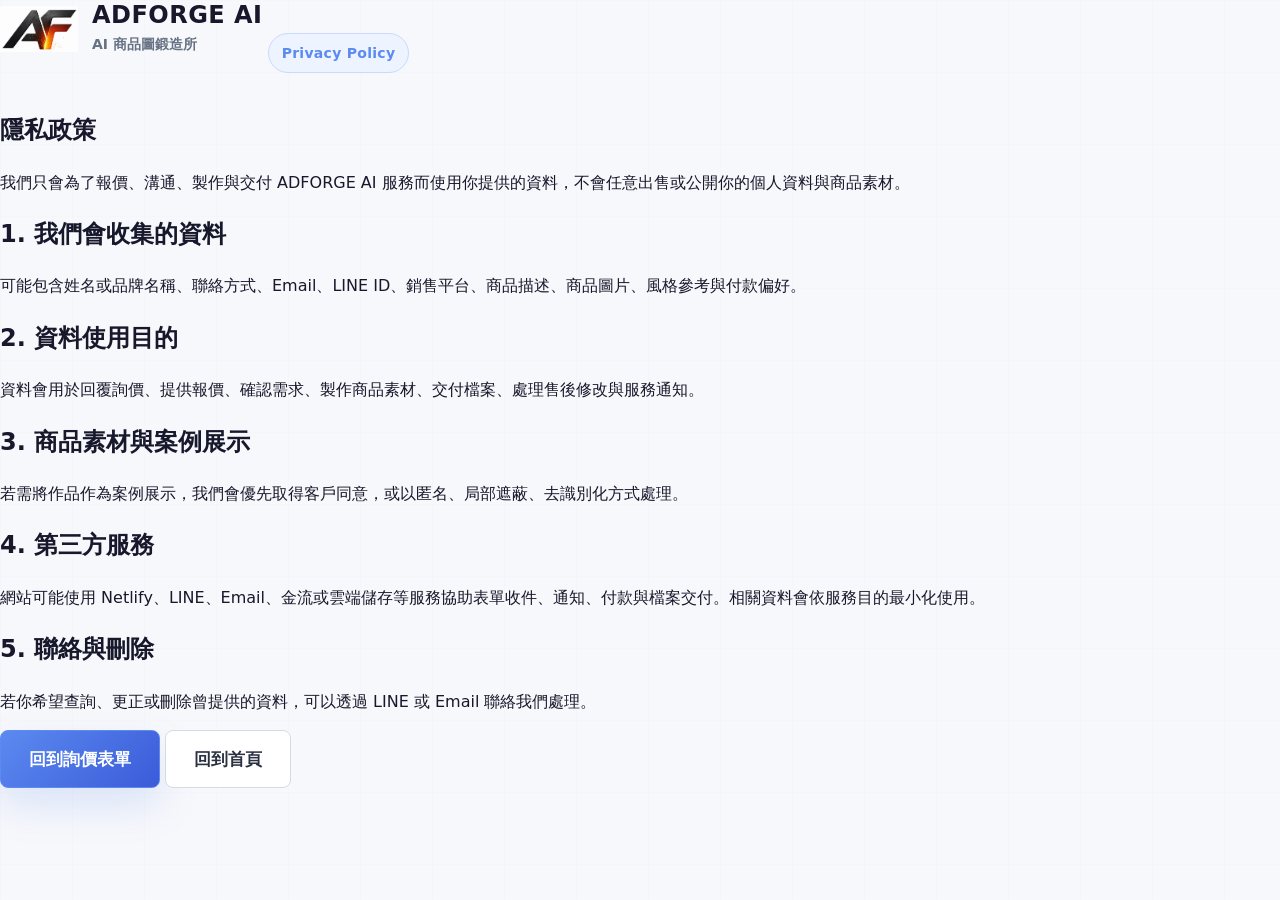
<file: privacy.html>
<!DOCTYPE html>
<html lang="zh-Hant">
  <head>
    <meta charset="UTF-8" />
    <meta name="viewport" content="width=device-width, initial-scale=1.0" />
    <title>隱私政策｜ADFORGE AI</title>
    <meta
      name="description"
      content="ADFORGE AI 商品圖鍛造所隱私政策，說明詢價資料、聯絡資料與商品素材的使用方式。"
    />
    <link rel="canonical" href="https://adforge-ai-tw.netlify.app/privacy.html" />
    <link rel="icon" href="assets/adforge-logo-mark.png" />
    <link rel="stylesheet" href="styles.css" />
  </head>
  <body>
    <main class="legal-page">
      <section class="section-shell legal-card" aria-labelledby="privacy-title">
        <a class="brand legal-brand" href="/">
          <span class="brand-logo-mark"><img src="assets/adforge-logo-mark.png" alt="" /></span>
          <span class="brand-copy"><strong>ADFORGE AI</strong><small>AI 商品圖鍛造所</small></span>
        </a>
        <p class="kicker">Privacy Policy</p>
        <h1 id="privacy-title">隱私政策</h1>
        <p>我們只會為了報價、溝通、製作與交付 ADFORGE AI 服務而使用你提供的資料，不會任意出售或公開你的個人資料與商品素材。</p>

        <h2>1. 我們會收集的資料</h2>
        <p>可能包含姓名或品牌名稱、聯絡方式、Email、LINE ID、銷售平台、商品描述、商品圖片、風格參考與付款偏好。</p>

        <h2>2. 資料使用目的</h2>
        <p>資料會用於回覆詢價、提供報價、確認需求、製作商品素材、交付檔案、處理售後修改與服務通知。</p>

        <h2>3. 商品素材與案例展示</h2>
        <p>若需將作品作為案例展示，我們會優先取得客戶同意，或以匿名、局部遮蔽、去識別化方式處理。</p>

        <h2>4. 第三方服務</h2>
        <p>網站可能使用 Netlify、LINE、Email、金流或雲端儲存等服務協助表單收件、通知、付款與檔案交付。相關資料會依服務目的最小化使用。</p>

        <h2>5. 聯絡與刪除</h2>
        <p>若你希望查詢、更正或刪除曾提供的資料，可以透過 LINE 或 Email 聯絡我們處理。</p>

        <div class="hero-actions">
          <a class="button button-primary" href="/#inquiry">回到詢價表單</a>
          <a class="button button-secondary" href="/">回到首頁</a>
        </div>
      </section>
    </main>
  </body>
</html>
</file>
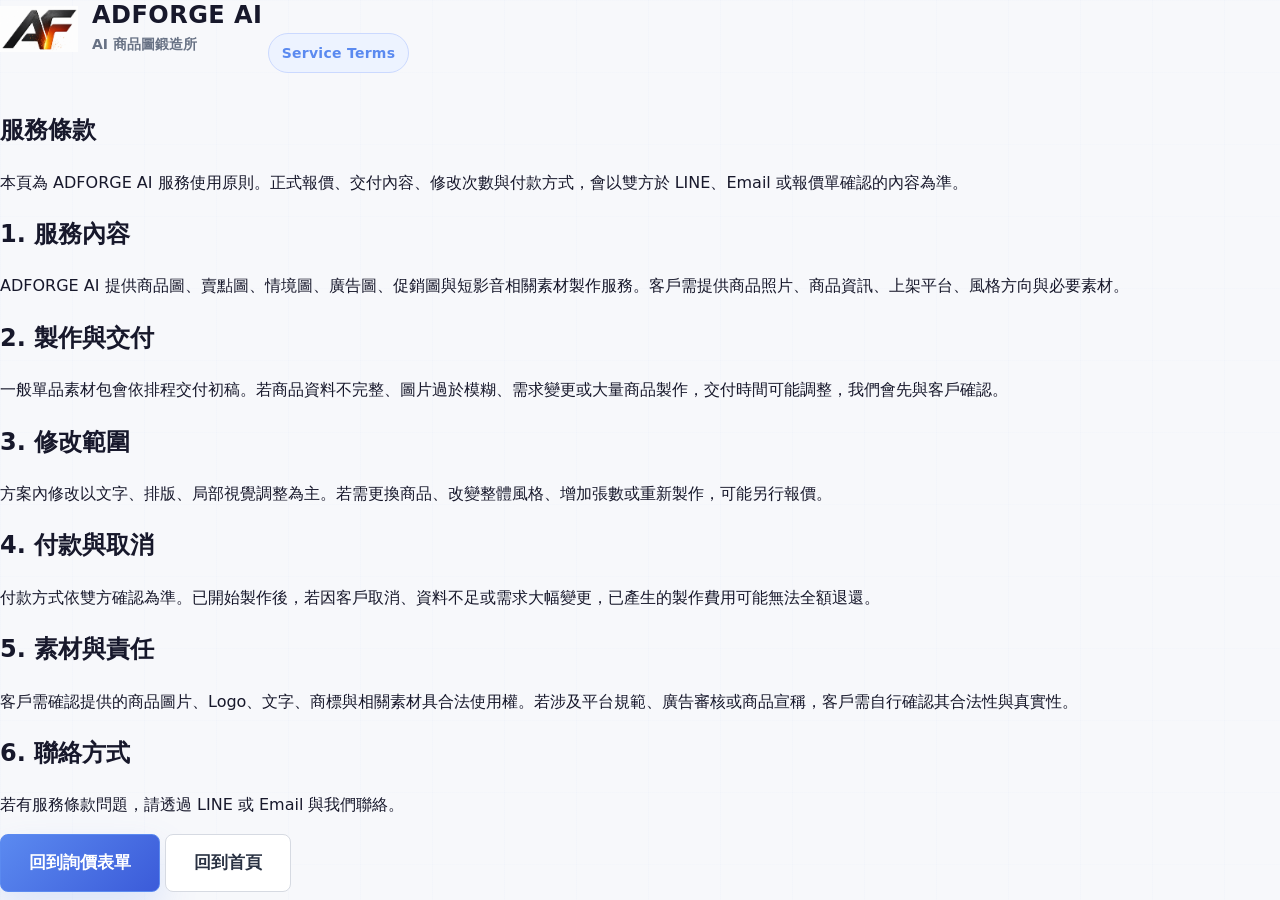
<file: terms.html>
<!DOCTYPE html>
<html lang="zh-Hant">
  <head>
    <meta charset="UTF-8" />
    <meta name="viewport" content="width=device-width, initial-scale=1.0" />
    <title>服務條款｜ADFORGE AI</title>
    <meta
      name="description"
      content="ADFORGE AI 商品圖鍛造所服務條款，說明詢價、製作、交付、修改與付款原則。"
    />
    <link rel="canonical" href="https://adforge-ai-tw.netlify.app/terms.html" />
    <link rel="icon" href="assets/adforge-logo-mark.png" />
    <link rel="stylesheet" href="styles.css" />
  </head>
  <body>
    <main class="legal-page">
      <section class="section-shell legal-card" aria-labelledby="terms-title">
        <a class="brand legal-brand" href="/">
          <span class="brand-logo-mark"><img src="assets/adforge-logo-mark.png" alt="" /></span>
          <span class="brand-copy"><strong>ADFORGE AI</strong><small>AI 商品圖鍛造所</small></span>
        </a>
        <p class="kicker">Service Terms</p>
        <h1 id="terms-title">服務條款</h1>
        <p>本頁為 ADFORGE AI 服務使用原則。正式報價、交付內容、修改次數與付款方式，會以雙方於 LINE、Email 或報價單確認的內容為準。</p>

        <h2>1. 服務內容</h2>
        <p>ADFORGE AI 提供商品圖、賣點圖、情境圖、廣告圖、促銷圖與短影音相關素材製作服務。客戶需提供商品照片、商品資訊、上架平台、風格方向與必要素材。</p>

        <h2>2. 製作與交付</h2>
        <p>一般單品素材包會依排程交付初稿。若商品資料不完整、圖片過於模糊、需求變更或大量商品製作，交付時間可能調整，我們會先與客戶確認。</p>

        <h2>3. 修改範圍</h2>
        <p>方案內修改以文字、排版、局部視覺調整為主。若需更換商品、改變整體風格、增加張數或重新製作，可能另行報價。</p>

        <h2>4. 付款與取消</h2>
        <p>付款方式依雙方確認為準。已開始製作後，若因客戶取消、資料不足或需求大幅變更，已產生的製作費用可能無法全額退還。</p>

        <h2>5. 素材與責任</h2>
        <p>客戶需確認提供的商品圖片、Logo、文字、商標與相關素材具合法使用權。若涉及平台規範、廣告審核或商品宣稱，客戶需自行確認其合法性與真實性。</p>

        <h2>6. 聯絡方式</h2>
        <p>若有服務條款問題，請透過 LINE 或 Email 與我們聯絡。</p>

        <div class="hero-actions">
          <a class="button button-primary" href="/#inquiry">回到詢價表單</a>
          <a class="button button-secondary" href="/">回到首頁</a>
        </div>
      </section>
    </main>
  </body>
</html>
</file>
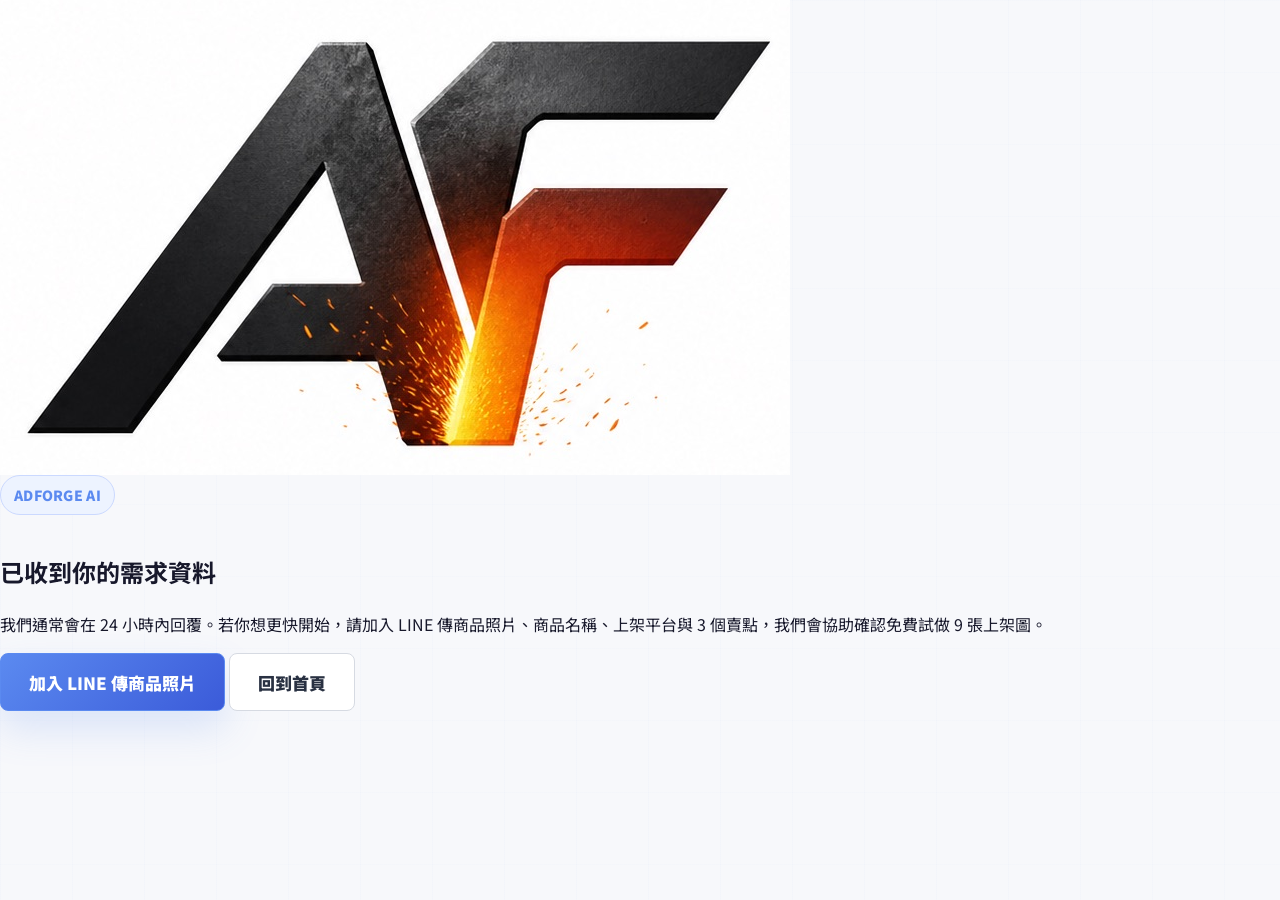
<file: thanks.html>
<!DOCTYPE html>
<html lang="zh-Hant">
  <head>
    <meta charset="UTF-8" />
    <meta name="viewport" content="width=device-width, initial-scale=1.0" />
    <title>已收到詢價｜ADFORGE AI</title>
    <meta name="description" content="ADFORGE AI 已收到你的詢價資料，我們通常會在 24 小時內回覆。" />
    <meta name="robots" content="noindex,follow" />
    <link rel="canonical" href="https://adforge-ai-tw.netlify.app/thanks.html" />
    <link rel="icon" href="assets/adforge-logo-mark.png" />
    <link rel="apple-touch-icon" href="assets/adforge-logo-mark.png" />
    <link rel="preconnect" href="https://fonts.googleapis.com" />
    <link rel="preconnect" href="https://fonts.gstatic.com" crossorigin />
    <link
      href="https://fonts.googleapis.com/css2?family=Anton&family=Noto+Sans+TC:wght@400;500;700;900&display=swap"
      rel="stylesheet"
    />
    <link rel="stylesheet" href="styles.css" />
  </head>
  <body>
    <main class="thanks-page">
      <section class="section-shell thanks-card" aria-labelledby="thanks-title">
        <span class="brand-logo-mark">
          <img src="assets/adforge-logo-mark.png" alt="" />
        </span>
        <p class="kicker">ADFORGE AI</p>
        <h1 id="thanks-title">已收到你的需求資料</h1>
        <p>
          我們通常會在 24 小時內回覆。若你想更快開始，請加入 LINE 傳商品照片、商品名稱、上架平台與 3 個賣點，我們會協助確認免費試做 9 張上架圖。
        </p>
        <div class="hero-actions">
          <a class="button button-primary" href="https://page.line.me/ndb3949k?openQrModal=true" target="_blank" rel="noopener noreferrer">加入 LINE 傳商品照片</a>
          <a class="button button-secondary" href="/">回到首頁</a>
        </div>
      </section>
    </main>
    <script>
      document.querySelectorAll('a[href^="https://page.line.me/"]').forEach((link) => {
        link.addEventListener("click", (event) => {
          if (event.metaKey || event.ctrlKey || event.shiftKey || event.altKey || event.button > 0) {
            return;
          }

          event.preventDefault();
          window.location.assign(link.href);
        });
      });
    </script>
  </body>
</html>
</file>
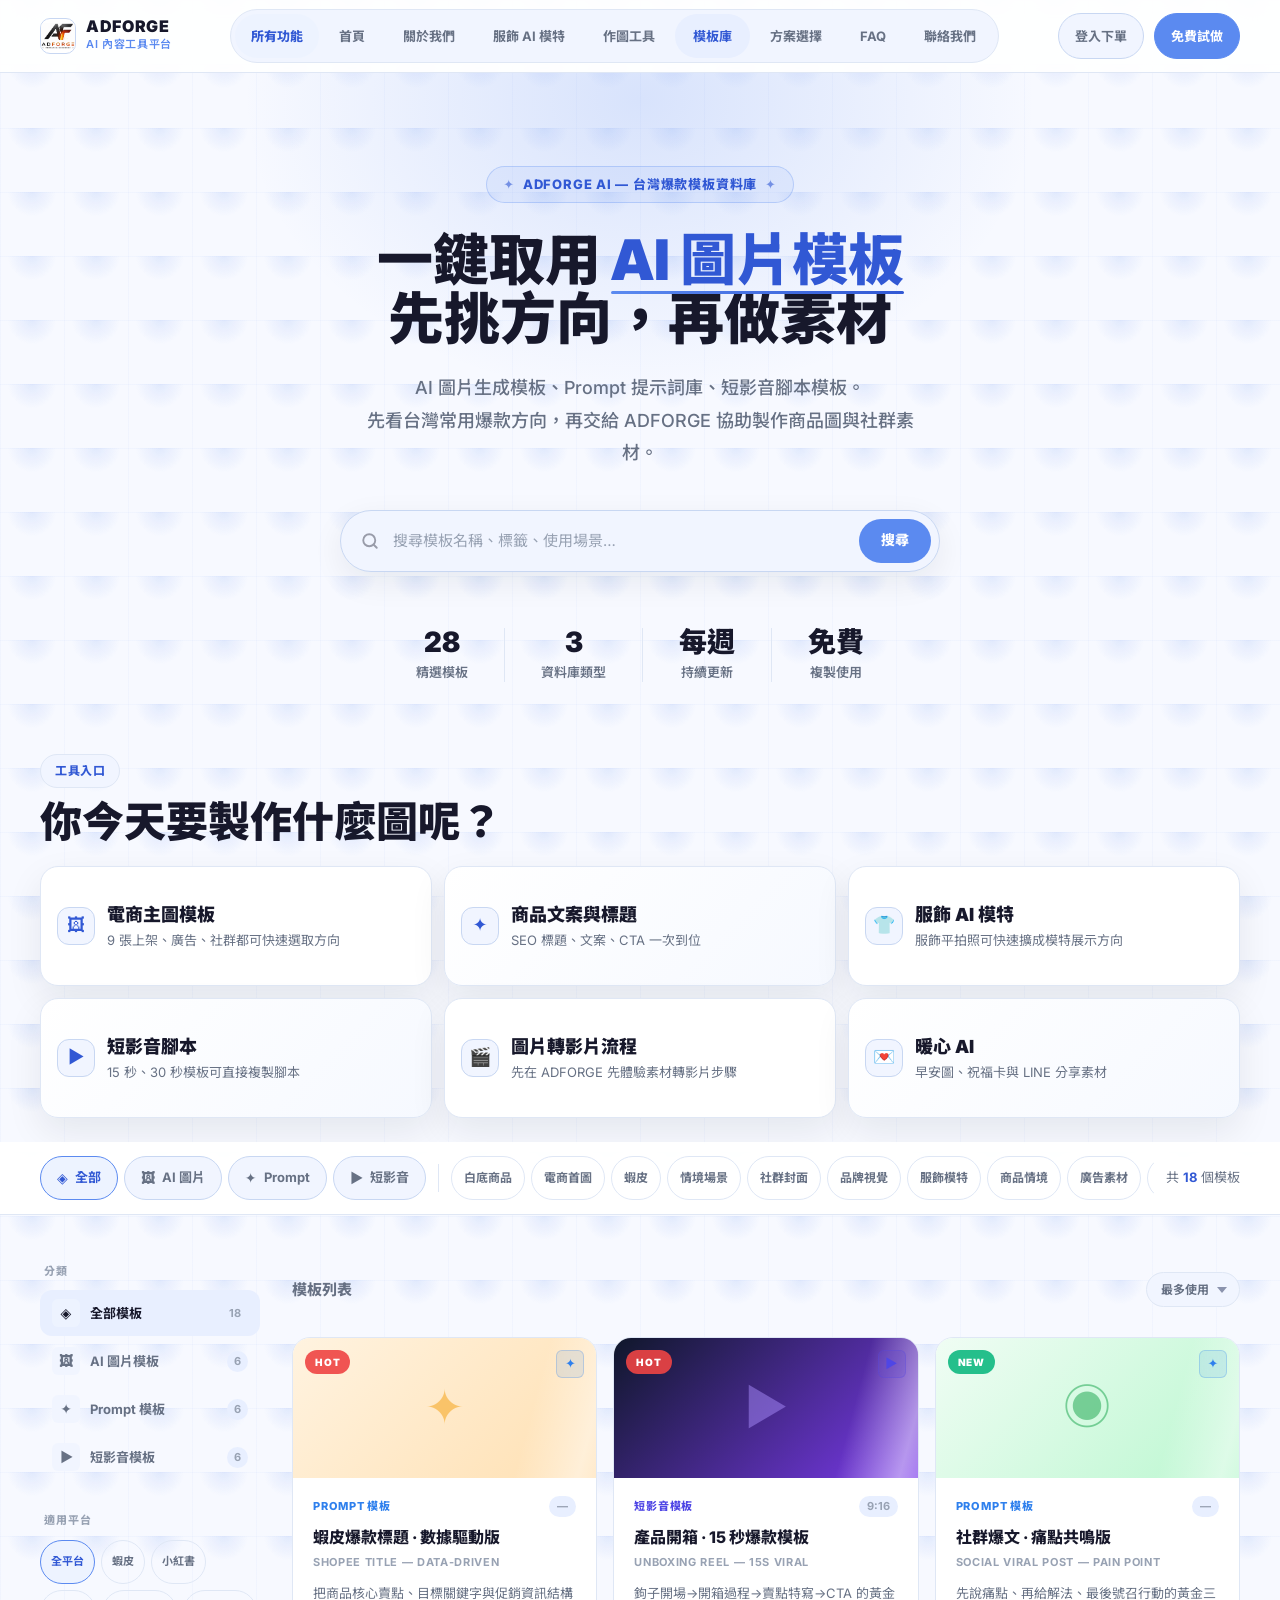
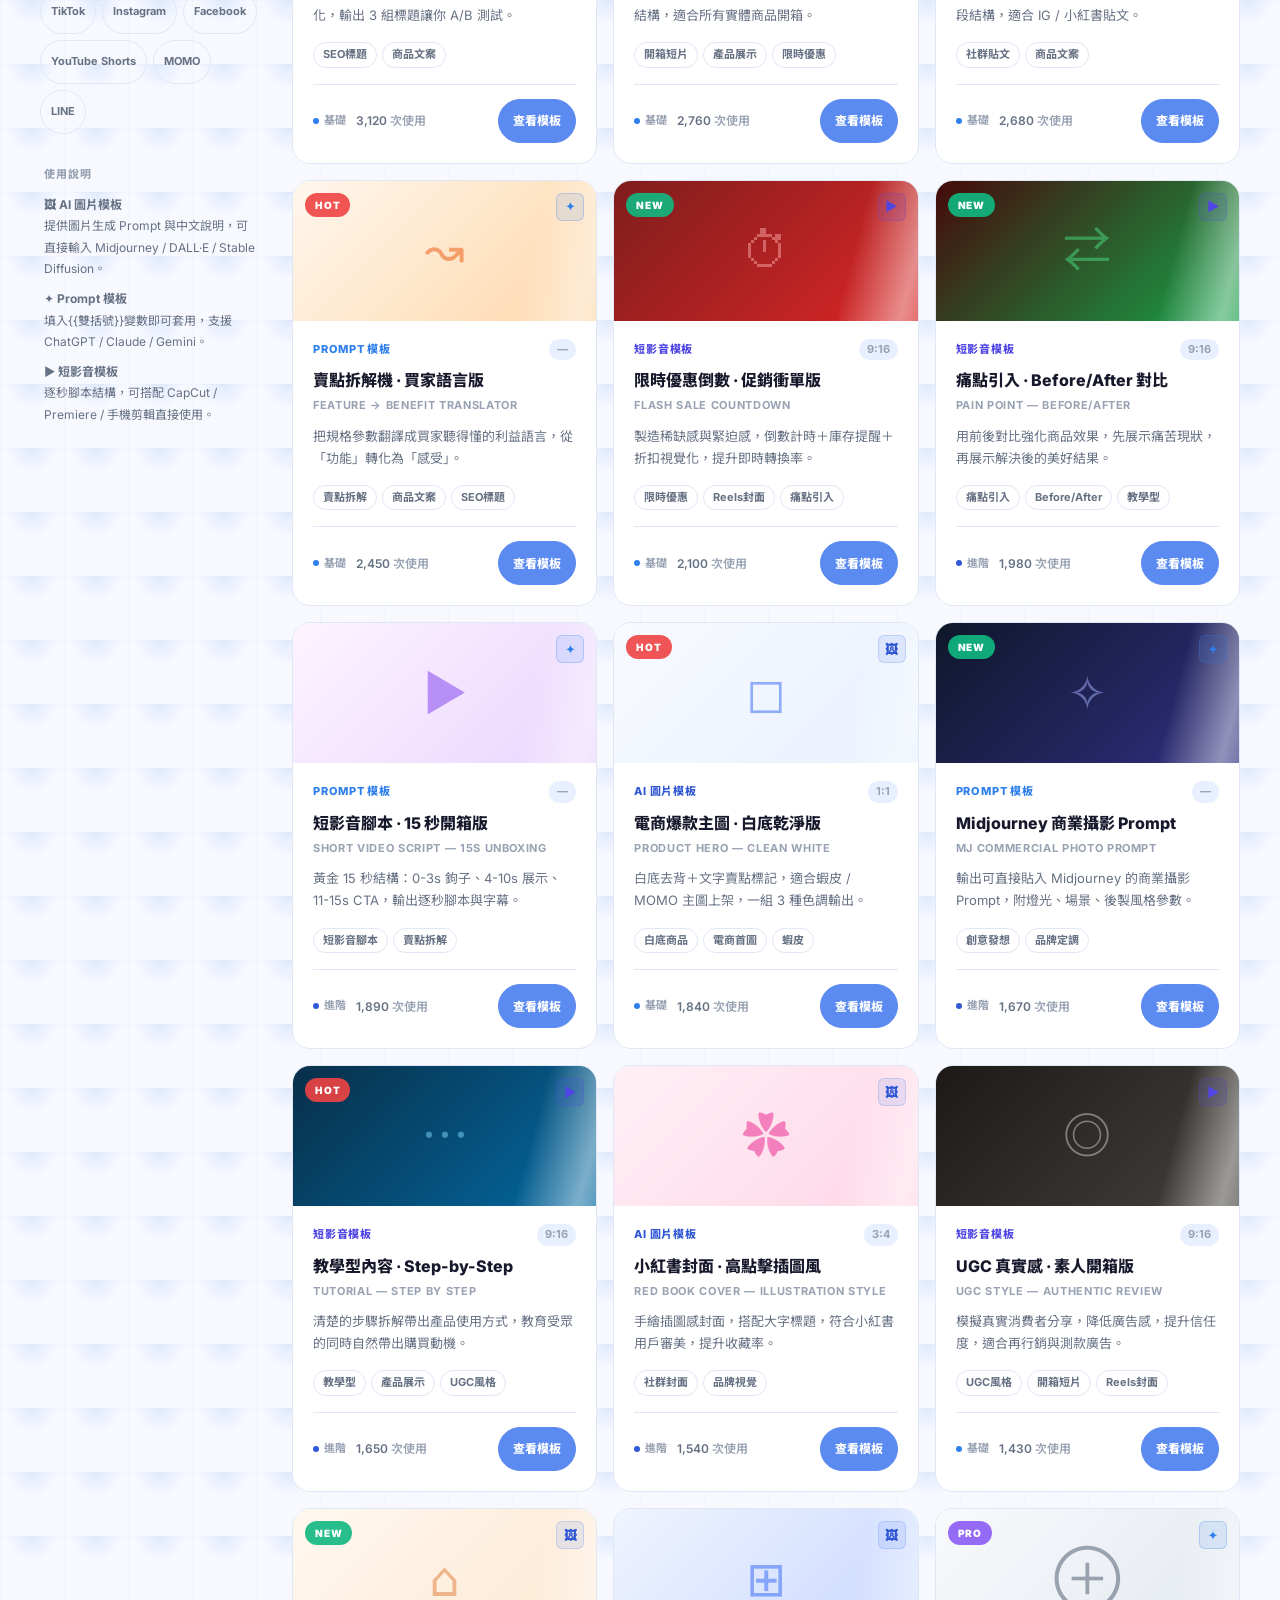
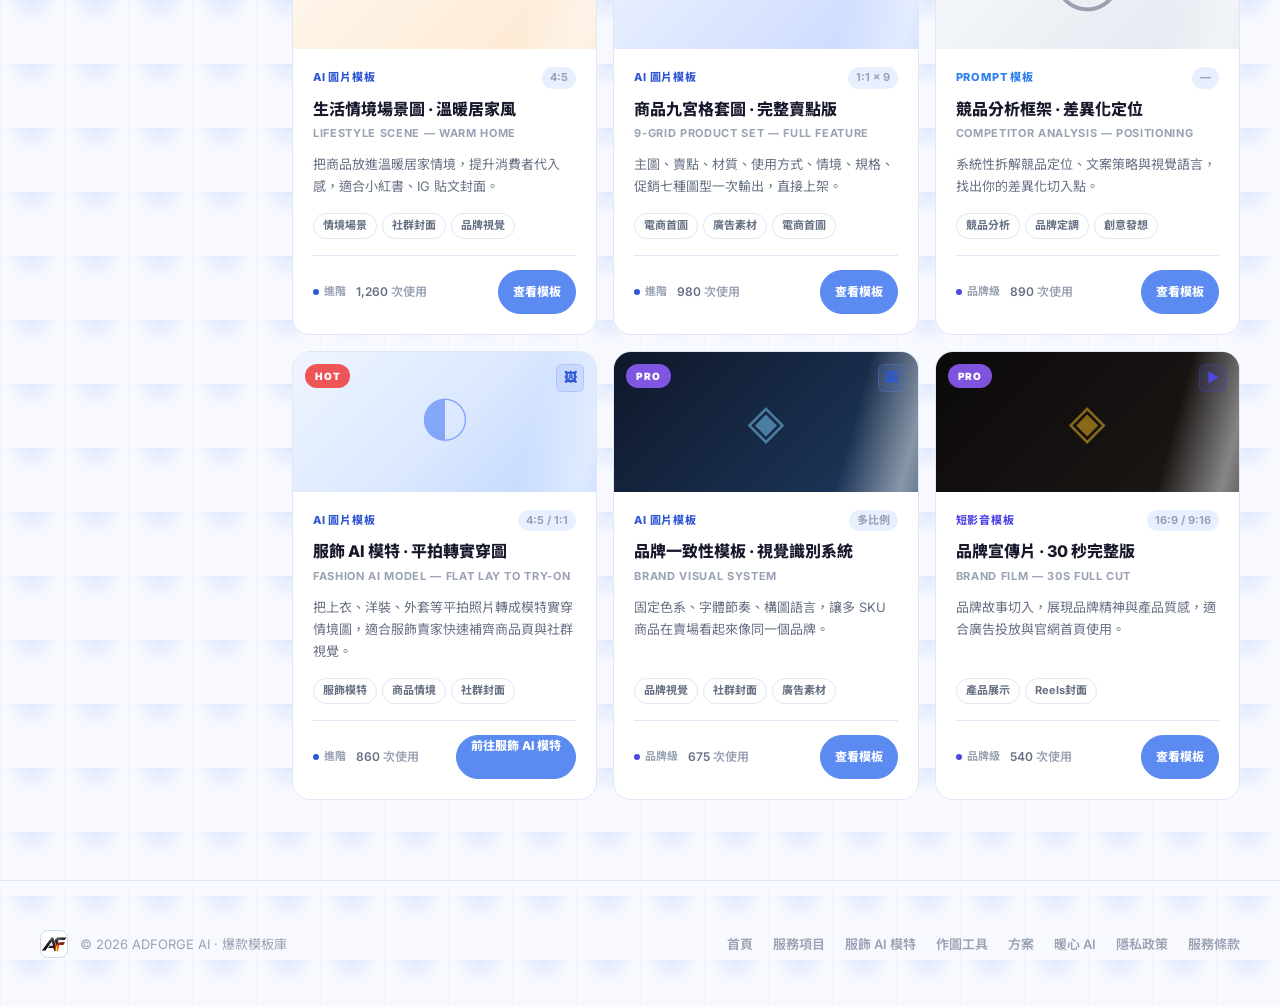
<file: tools.html>
<!DOCTYPE html>
<html lang="zh-Hant">
<head>
  <meta charset="UTF-8">
  <meta name="viewport" content="width=device-width, initial-scale=1.0">
  <title>爆款模板庫｜ADFORGE AI — AI 圖片 × Prompt × 短影音模板資料庫</title>
  <meta name="description" content="免費取用 ADFORGE AI 爆款模板：AI 圖片生成模板、Prompt 提示詞庫、短影音腳本模板。適合電商、社群、廣告創作者。">
  <meta property="og:title" content="爆款模板庫｜ADFORGE AI">
  <meta property="og:description" content="AI 圖片模板 × Prompt 模板 × 短影音腳本，一站式 AI 創作素材庫，持續更新。">
  <meta property="og:type" content="website">
  <link rel="canonical" href="https://adforgetw.com/tools.html">
  <link rel="icon" href="assets/adforge-logo-mark.png">
  <link rel="preconnect" href="https://fonts.googleapis.com">
  <link rel="preconnect" href="https://fonts.gstatic.com" crossorigin>
  <link href="https://fonts.googleapis.com/css2?family=Inter:wght@500;600;700;800;900&family=Noto+Sans+TC:wght@400;500;700;800;900&display=swap" rel="stylesheet">
  <!-- GA4 tracking -->
  <script async src="https://www.googletagmanager.com/gtag/js?id=G-HX5JWFTK45"></script>
  <script>
    window.dataLayer = window.dataLayer || [];
    function gtag(){dataLayer.push(arguments);}
    gtag('js', new Date());
    gtag('config', 'G-HX5JWFTK45');
  </script>
  <!-- Meta Pixel -->
  <script>
    !function(f,b,e,v,n,t,s){if(f.fbq)return;n=f.fbq=function(){n.callMethod?
    n.callMethod.apply(n,arguments):n.queue.push(arguments)};if(!f._fbq)f._fbq=n;
    n.push=n;n.loaded=!0;n.version='2.0';n.queue=[];t=b.createElement(e);t.async=!0;
    t.src=v;s=b.getElementsByTagName(e)[0];s.parentNode.insertBefore(t,s)}
    (window, document,'script','https://connect.facebook.net/en_US/fbevents.js');
    fbq('init', '452503793580179');
    fbq('track', 'PageView');
  </script>
  <link rel="stylesheet" href="tools-styles.css">
</head>
<body class="tools-page">

  <!-- ═══════════════════════════════════════
       HEADER
  ═══════════════════════════════════════ -->
  <header class="t-header" role="banner">
    <div class="t-header-inner">
      <a class="t-brand" href="index.html" aria-label="ADFORGE AI 首頁">
        <span class="t-brand-mark" aria-hidden="true">
          <img src="assets/adforge-logo-header.png" alt="">
        </span>
        <span class="t-brand-text">
          <strong>ADFORGE</strong>
          <small>AI 內容工具平台</small>
        </span>
      </a>

      <nav class="t-nav" aria-label="主要導覽">
        <details class="t-mega-menu">
          <summary>所有功能</summary>
          <div class="t-mega-panel">
            <div class="t-mega-grid">
              <a class="t-mega-link" href="index.html#product-tools"><strong>AI 商品圖</strong><span>一張照片生成 9 張上架素材</span></a>
              <a class="t-mega-link" href="index.html#product-tools"><strong>九宮格商品頁</strong><span>主圖、賣點、情境、促銷</span></a>
              <a class="t-mega-link" href="/fashion/"><strong>服飾 AI 模特</strong><span>平拍服飾轉成模特實穿圖</span></a>
              <a class="t-mega-link" href="generator.html"><strong>作圖工具</strong><span>上傳圖片，先體驗產出流程</span></a>
              <a class="t-mega-link" href="index.html#social-tools"><strong>社群封面</strong><span>小紅書、TikTok、Reels 封面</span></a>
              <a class="t-mega-link" href="warmheart.html"><strong>暖心 AI</strong><span>早安圖、祝福卡、LINE 分享</span></a>
              <a class="t-mega-link" href="tools.html"><strong>爆款模板庫</strong><span>Prompt、圖片模板、短影音腳本</span></a>
            </div>
            <a class="t-mega-feature" href="index.html#tools">回到服務工具 →</a>
          </div>
        </details>
        <a href="index.html">首頁</a>
        <a href="index.html#about">關於我們</a>
        <a href="/fashion/">服飾 AI 模特</a>
        <a href="generator.html">作圖工具</a>
        <a href="tools.html" class="active" aria-current="page">模板庫</a>
        <a href="index.html#pricing">方案選擇</a>
        <a href="index.html#faq">FAQ</a>
        <a href="https://page.line.me/ndb3949k" target="_blank" rel="noopener noreferrer">聯絡我們</a>
      </nav>

      <div class="t-header-actions">
        <a class="t-btn" href="app.html">登入下單</a>
        <a class="t-btn t-btn-primary" href="https://page.line.me/ndb3949k" target="_blank" rel="noopener noreferrer">免費試做</a>
        <details class="t-mobile-menu">
          <summary aria-label="開啟功能選單">☰</summary>
          <div class="t-mobile-drawer">
            <div class="t-drawer-title">ADFORGE 工具箱</div>
            <a href="index.html#product-tools"><strong>AI 商品圖</strong><span>9 張上架素材</span></a>
            <a href="index.html#product-tools"><strong>九宮格</strong><span>商品頁標準圖組</span></a>
            <a href="/fashion/"><strong>服飾 AI 模特</strong><span>平拍服飾轉模特實穿圖</span></a>
            <a href="generator.html"><strong>作圖工具</strong><span>先試跑素材產生流程</span></a>
            <a href="index.html#social-tools"><strong>Threads / 小紅書</strong><span>社群封面與貼文</span></a>
            <a href="warmheart.html"><strong>暖心 AI</strong><span>早安圖、祝福卡</span></a>
            <a href="tools.html"><strong>模板庫</strong><span>台灣爆款方向</span></a>
            <a href="https://page.line.me/ndb3949k" target="_blank" rel="noopener noreferrer"><strong>LINE 接單</strong><span>傳照片免費診斷</span></a>
          </div>
        </details>
      </div>
    </div>
  </header>


    <!-- ═══════════════════════════════════════
         HERO
  ═══════════════════════════════════════ -->
  <section class="t-hero" aria-labelledby="hero-title">

    <p class="t-hero-eyebrow">
      <span>✦</span>
      ADFORGE AI — 台灣爆款模板資料庫
      <span>✦</span>
    </p>

    <h1 id="hero-title">
      一鍵取用
      <em id="hero-highlight">爆款素材庫</em><br>
      先挑方向，再做素材
    </h1>

    <p class="t-hero-desc">
      AI 圖片生成模板、Prompt 提示詞庫、短影音腳本模板。<br>
      先看台灣常用爆款方向，再交給 ADFORGE 協助製作商品圖與社群素材。
    </p>

    <!-- Search -->
    <div class="t-search-wrap" role="search">
      <svg width="18" height="18" viewBox="0 0 24 24" fill="none" stroke="currentColor" stroke-width="2.5" stroke-linecap="round" stroke-linejoin="round" aria-hidden="true">
        <circle cx="11" cy="11" r="8"/><line x1="21" y1="21" x2="16.65" y2="16.65"/>
      </svg>
      <input
        type="search"
        id="search-input"
        class="t-search-input"
        placeholder="搜尋模板名稱、標籤、使用場景…"
        autocomplete="off"
        aria-label="搜尋模板"
      >
      <button class="t-search-btn" id="search-btn" type="button">搜尋</button>
    </div>

    <!-- Stats -->
    <div class="t-stats" role="list">
      <div class="t-stat" role="listitem" data-target="28">
        <strong>28</strong>
        <span>精選模板</span>
      </div>
      <div class="t-stat" role="listitem" data-target="3">
        <strong>3</strong>
        <span>資料庫類型</span>
      </div>
      <div class="t-stat" role="listitem">
        <strong>每週</strong>
        <span>持續更新</span>
      </div>
      <div class="t-stat" role="listitem">
        <strong>免費</strong>
        <span>複製使用</span>
      </div>
    </div>

  </section>

  <!-- ═══════════════════════════════════════
       QUICK ENTRY
  ═══════════════════════════════════════ -->
  <section class="t-quick-entry">
    <div class="container">
      <p class="t-quick-kicker">工具入口</p>
      <h2 class="t-quick-title">你今天要製作什麼圖呢？</h2>
      <div class="t-quick-grid" role="list">
        <a href="tools.html?cat=image" class="t-quick-card" role="listitem">
          <span class="t-quick-icon">🖼</span>
          <strong>電商主圖模板</strong>
          <small>9 張上架、廣告、社群都可快速選取方向</small>
        </a>
        <a href="tools.html?cat=prompt" class="t-quick-card" role="listitem">
          <span class="t-quick-icon">✦</span>
          <strong>商品文案與標題</strong>
          <small>SEO 標題、文案、CTA 一次到位</small>
        </a>
        <a href="/fashion/" class="t-quick-card" role="listitem">
          <span class="t-quick-icon">👕</span>
          <strong>服飾 AI 模特</strong>
          <small>服飾平拍照可快速擴成模特展示方向</small>
        </a>
        <a href="tools.html?cat=video" class="t-quick-card" role="listitem">
          <span class="t-quick-icon">▶</span>
          <strong>短影音腳本</strong>
          <small>15 秒、30 秒模板可直接複製腳本</small>
        </a>
        <a href="index.html#video-tools" class="t-quick-card" role="listitem">
          <span class="t-quick-icon">🎬</span>
          <strong>圖片轉影片流程</strong>
          <small>先在 ADFORGE 先體驗素材轉影片步驟</small>
        </a>
        <a href="warmheart.html" class="t-quick-card" role="listitem">
          <span class="t-quick-icon">💌</span>
          <strong>暖心 AI</strong>
          <small>早安圖、祝福卡與 LINE 分享素材</small>
        </a>
      </div>
    </div>
  </section>

  <nav class="t-mobile-bottom-nav" aria-label="手機快速操作">
    <a href="index.html">
      <span class="t-mobile-bottom-icon">🏠</span>
      <span>首頁</span>
    </a>
    <a href="tools.html" class="is-active">
      <span class="t-mobile-bottom-icon">🗂</span>
      <span>模板庫</span>
    </a>
    <a href="/fashion/">
      <span class="t-mobile-bottom-icon">👕</span>
      <span>服飾模特</span>
    </a>
    <a href="app.html">
      <span class="t-mobile-bottom-icon">🚀</span>
      <span>登入下單</span>
    </a>
    <a href="https://page.line.me/ndb3949k" target="_blank" rel="noopener noreferrer">
      <span class="t-mobile-bottom-icon">💬</span>
      <span>LINE</span>
    </a>
  </nav>


  <!-- ═══════════════════════════════════════
       FILTER BAR
  ═══════════════════════════════════════ -->
  <div class="t-filter-bar" role="toolbar" aria-label="模板篩選">
    <div class="t-filter-inner">

      <!-- Category tabs -->
      <div class="t-cat-tabs" role="group" aria-label="分類篩選">
        <button class="t-cat-btn active-all"    data-cat="all"    type="button">
          <span class="cat-icon">◈</span> 全部
        </button>
        <button class="t-cat-btn" data-cat="image"  type="button">
          <span class="cat-icon">🖼</span> AI 圖片
        </button>
        <button class="t-cat-btn" data-cat="prompt" type="button">
          <span class="cat-icon">✦</span> Prompt
        </button>
        <button class="t-cat-btn" data-cat="video"  type="button">
          <span class="cat-icon">▶</span> 短影音
        </button>
      </div>

      <div class="t-filter-divider" role="separator" aria-hidden="true"></div>

      <!-- Tag pills (generated by JS) -->
      <div class="t-tag-scroll" id="tag-pills" role="group" aria-label="標籤篩選"></div>

      <!-- Result count -->
      <div class="t-result-count" id="result-count" aria-live="polite">
        共 <strong>—</strong> 個模板
      </div>

    </div>
  </div>


  <!-- ═══════════════════════════════════════
       MAIN CONTENT
  ═══════════════════════════════════════ -->
  <main class="t-main" id="main-content">
    <div class="container">
      <div class="t-layout">

        <!-- ── Sidebar ── -->
        <aside class="t-sidebar" aria-label="側邊篩選">

          <!-- Category links -->
          <div class="t-sidebar-section">
            <p class="t-sidebar-title">分類</p>
            <div class="t-sidebar-links" id="sidebar-links"></div>
          </div>

          <!-- Platform filter -->
          <div class="t-sidebar-section">
            <p class="t-sidebar-title">適用平台</p>
            <div class="t-platform-list" id="platform-chips"></div>
          </div>

          <!-- Quick tips -->
          <div class="t-sidebar-section">
            <p class="t-sidebar-title">使用說明</p>
            <div style="font-size:12px;color:var(--c-muted);line-height:1.8;padding:0 4px">
              <p style="margin:0 0 8px">
                <strong style="color:var(--c-muted)">🖼 AI 圖片模板</strong><br>
                提供圖片生成 Prompt 與中文說明，可直接輸入 Midjourney / DALL·E / Stable Diffusion。
              </p>
              <p style="margin:0 0 8px">
                <strong style="color:var(--c-muted)">✦ Prompt 模板</strong><br>
                填入{{雙括號}}變數即可套用，支援 ChatGPT / Claude / Gemini。
              </p>
              <p style="margin:0">
                <strong style="color:var(--c-muted)">▶ 短影音模板</strong><br>
                逐秒腳本結構，可搭配 CapCut / Premiere / 手機剪輯直接使用。
              </p>
            </div>
          </div>

        </aside>

        <!-- ── Cards Area ── -->
        <section aria-label="模板列表">

          <!-- Grid header -->
          <div class="t-grid-header">
            <p class="t-grid-title">模板列表</p>
            <select class="t-sort-select" id="sort-select" aria-label="排序方式">
              <option value="hot">最多使用</option>
              <option value="newest">最新上架</option>
              <option value="az">名稱排序</option>
            </select>
          </div>

          <!-- Cards grid (populated by JS) -->
          <div class="t-cards-grid" id="cards-grid" role="list" aria-label="模板卡片"></div>

        </section>

      </div>
    </div>
  </main>


  <!-- ═══════════════════════════════════════
       MODAL
  ═══════════════════════════════════════ -->
  <div
    class="t-modal-overlay"
    id="modal-overlay"
    role="dialog"
    aria-modal="true"
    aria-labelledby="modal-title"
    aria-hidden="true"
  >
    <div class="t-modal">

      <!-- Modal Header -->
      <div class="t-modal-header">
        <div class="t-modal-preview-icon" id="modal-preview-icon" aria-hidden="true"></div>
        <div class="t-modal-header-text">
          <p class="t-modal-category" id="modal-category"></p>
          <h2 class="t-modal-title" id="modal-title"></h2>
          <p class="t-modal-subtitle" id="modal-subtitle"></p>
        </div>
        <button class="t-modal-close" id="modal-close" type="button" aria-label="關閉模板視窗">✕</button>
      </div>

      <!-- Modal Body -->
      <div class="t-modal-body">
        <!-- Info grid + platforms -->
        <div id="modal-info"></div>
        <!-- Main content: prompt / script / hint -->
        <div id="modal-content"></div>
      </div>

      <!-- Modal Footer -->
      <div class="t-modal-footer">
        <button class="t-action-btn" id="modal-close-footer" type="button" onclick="document.getElementById('modal-overlay').classList.remove('open');document.body.style.overflow=''">關閉</button>
        <a class="t-action-btn primary" href="https://page.line.me/ndb3949k" target="_blank" rel="noopener noreferrer">
          LINE 免費試做 →
        </a>
      </div>

    </div>
  </div>


  <!-- ═══════════════════════════════════════
       TOAST
  ═══════════════════════════════════════ -->
  <div class="t-toast" id="toast" role="status" aria-live="polite"></div>


  <!-- ═══════════════════════════════════════
       FOOTER
  ═══════════════════════════════════════ -->
  <footer class="t-footer" role="contentinfo">
    <div class="t-footer-inner">
      <div class="t-footer-left">
        <span class="t-brand-mark t-brand-mark-sm" aria-hidden="true">
          <img src="assets/adforge-logo-mark.png" alt="">
        </span>
        <p class="t-footer-copy">© 2026 ADFORGE AI · 爆款模板庫</p>
      </div>
      <nav class="t-footer-links" aria-label="頁尾導覽">
        <a href="index.html">首頁</a>
        <a href="index.html#tools">服務項目</a>
        <a href="/fashion/">服飾 AI 模特</a>
        <a href="generator.html">作圖工具</a>
        <a href="index.html#pricing">方案</a>
        <a href="warmheart.html">暖心 AI</a>
        <a href="privacy.html">隱私政策</a>
        <a href="terms.html">服務條款</a>
      </nav>
    </div>
  </footer>


  <!-- Scripts -->
  <script src="assets/analytics.js" defer></script>
  <script src="tools-data.js"></script>
  <script src="tools-app.js"></script>

</body>
</html>
</file>
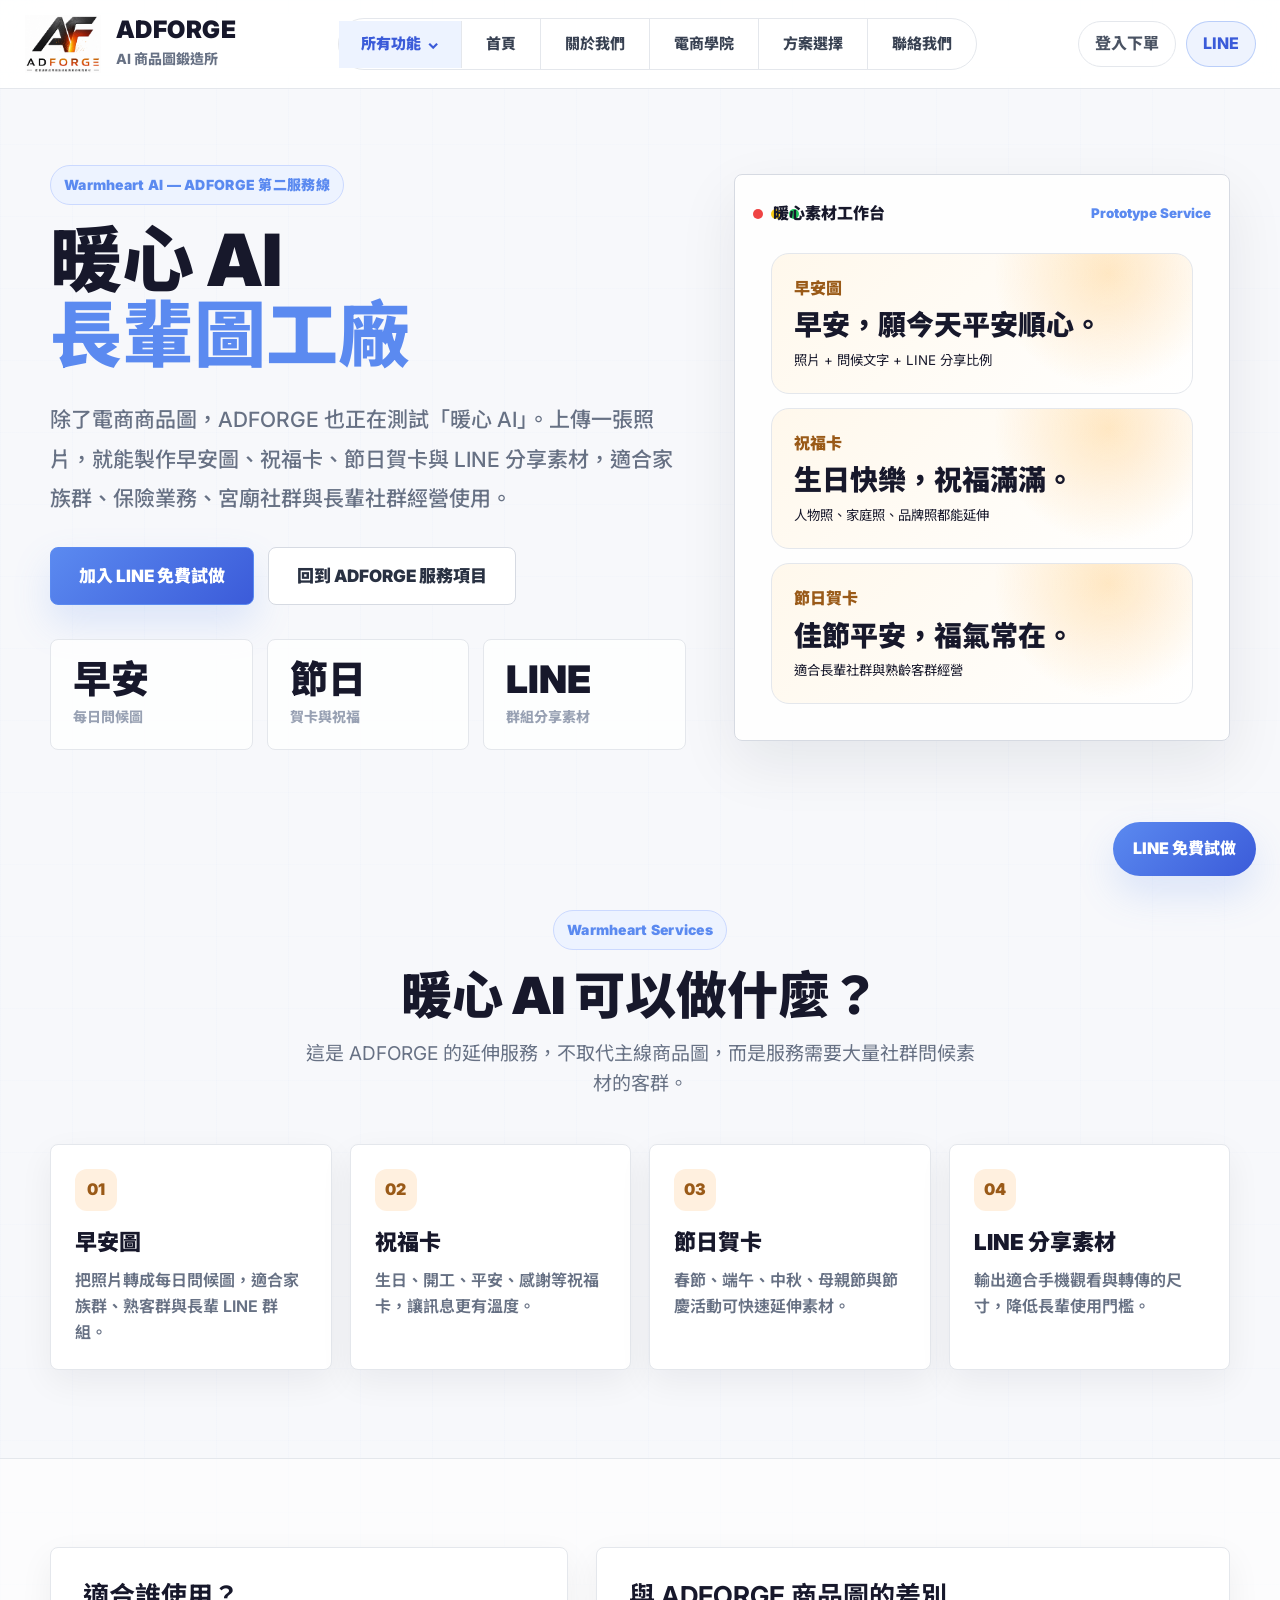
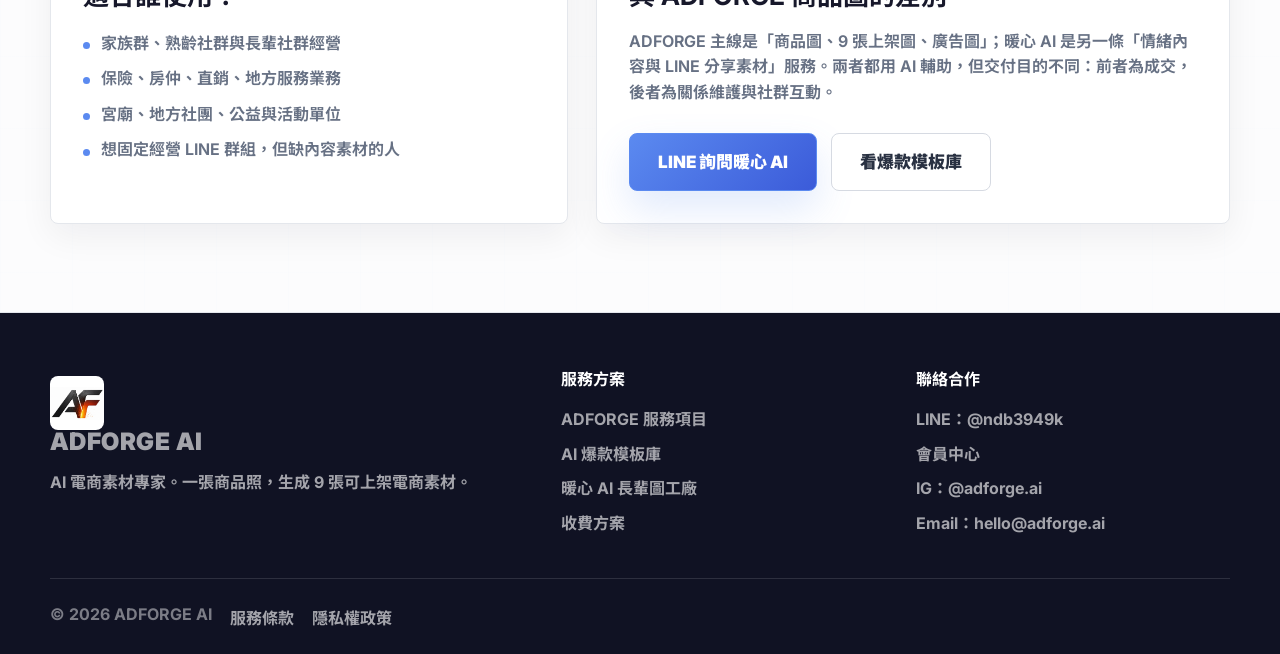
<file: warmheart.html>
<!DOCTYPE html>
<html lang="zh-Hant">
<head>
  <meta charset="UTF-8">
  <meta name="viewport" content="width=device-width, initial-scale=1.0">
  <title>暖心 AI 長輩圖工廠｜ADFORGE AI</title>
  <meta name="description" content="ADFORGE 旗下第二服務。上傳一張照片，製作早安圖、祝福卡、節日賀卡與 LINE 分享素材，適合家族群、保險業務、宮廟社群與長輩社群經營。">
  <meta property="og:title" content="暖心 AI 長輩圖工廠｜ADFORGE AI">
  <meta property="og:description" content="一張照片，生成早安圖、祝福卡、節日賀卡與 LINE 分享素材。">
  <meta property="og:type" content="website">
  <meta property="og:image" content="assets/adforge-logo-header.png">
  <link rel="canonical" href="https://adforgetw.com/warmheart.html">
  <link rel="icon" href="assets/adforge-logo-mark.png">
  <link rel="preconnect" href="https://fonts.googleapis.com">
  <link rel="preconnect" href="https://fonts.gstatic.com" crossorigin>
  <link href="https://fonts.googleapis.com/css2?family=Inter:wght@500;600;700;800;900&family=Noto+Sans+TC:wght@400;500;700;800;900&display=swap" rel="stylesheet">
  <link rel="stylesheet" href="styles.css">
</head>
<body class="warmheart-page">
  <header class="site-header platform-header">
    <div class="header-inner">
      <a class="brand" href="index.html#top" aria-label="ADFORGE AI 首頁">
        <img src="assets/adforge-logo-header.png" alt="ADFORGE logo">
        <span>
          <strong>ADFORGE</strong>
          <small>AI 商品圖鍛造所</small>
        </span>
      </a>

      <nav class="nav-links platform-nav" aria-label="主要導覽">
        <details class="mega-menu">
          <summary>所有功能 <span aria-hidden="true">⌄</span></summary>
          <div class="mega-panel">
            <div class="mega-grid">
              <a class="mega-link" href="index.html#product-tools"><strong>AI 商品圖</strong><span>一張照片生成 9 張上架素材</span></a>
              <a class="mega-link" href="index.html#product-tools"><strong>九宮格商品頁</strong><span>主圖、賣點、情境、促銷</span></a>
              <a class="mega-link" href="index.html#ad-tools"><strong>Banner / 廣告圖</strong><span>FB、IG、Threads 測試素材</span></a>
              <a class="mega-link" href="index.html#social-tools"><strong>社群封面</strong><span>小紅書、TikTok、Reels 封面</span></a>
              <a class="mega-link" href="warmheart.html"><strong>暖心 AI</strong><span>早安圖、祝福卡、LINE 分享</span></a>
              <a class="mega-link" href="tools.html"><strong>爆款模板庫</strong><span>Prompt、圖片模板、短影音腳本</span></a>
            </div>
            <a class="mega-feature" href="index.html#tools">回到服務工具 →</a>
          </div>
        </details>
        <a href="index.html#top">首頁</a>
        <a href="index.html#about">關於我們</a>
        <a href="tools.html">電商學院</a>
        <a href="index.html#pricing">方案選擇</a>
        <a href="https://page.line.me/ndb3949k" target="_blank" rel="noopener noreferrer">聯絡我們</a>
      </nav>

      <div class="header-actions">
        <a href="app.html">登入下單</a>
        <a class="line-link" href="https://page.line.me/ndb3949k" target="_blank" rel="noopener noreferrer">LINE</a>
        <details class="mobile-menu">
          <summary aria-label="開啟功能選單">☰</summary>
          <div class="mobile-drawer">
            <div class="drawer-title">ADFORGE 工具箱</div>
            <a href="index.html#product-tools"><strong>AI 商品圖</strong><span>9 張上架素材</span></a>
            <a href="index.html#product-tools"><strong>九宮格</strong><span>商品頁標準圖組</span></a>
            <a href="index.html#ad-tools"><strong>Banner</strong><span>廣告與活動素材</span></a>
            <a href="index.html#social-tools"><strong>Threads / 小紅書</strong><span>社群封面與貼文</span></a>
            <a href="warmheart.html"><strong>暖心 AI</strong><span>早安圖、祝福卡</span></a>
            <a href="tools.html"><strong>模板庫</strong><span>台灣爆款方向</span></a>
            <a href="https://page.line.me/ndb3949k" target="_blank" rel="noopener noreferrer"><strong>LINE 接單</strong><span>傳照片免費診斷</span></a>
          </div>
        </details>
      </div>
    </div>
  </header>

  <main id="top">
    <section class="hero section">
      <div class="container hero-grid">
        <div class="hero-copy">
          <p class="eyebrow">Warmheart AI — ADFORGE 第二服務線</p>
          <h1>暖心 AI<br><span>長輩圖工廠</span></h1>
          <p class="lead">除了電商商品圖，ADFORGE 也正在測試「暖心 AI」。上傳一張照片，就能製作早安圖、祝福卡、節日賀卡與 LINE 分享素材，適合家族群、保險業務、宮廟社群與長輩社群經營使用。</p>

          <div class="hero-cta">
            <a class="button button-primary" href="https://page.line.me/ndb3949k" target="_blank" rel="noopener noreferrer">加入 LINE 免費試做</a>
            <a class="button button-secondary" href="index.html#tools">回到 ADFORGE 服務項目</a>
          </div>

          <div class="hero-metrics" aria-label="暖心 AI 適用情境">
            <div><strong>早安</strong><span>每日問候圖</span></div>
            <div><strong>節日</strong><span>賀卡與祝福</span></div>
            <div><strong>LINE</strong><span>群組分享素材</span></div>
          </div>
        </div>

        <aside class="hero-panel" aria-label="暖心 AI 圖片類型示意">
          <div class="hero-panel-head">
            <span class="status-dot"></span>
            <strong>暖心素材工作台</strong>
            <small>Prototype Service</small>
          </div>
          <div class="warmheart-preview-card">
            <div class="warmheart-sample">
              <span>早安圖</span>
              <strong>早安，願今天平安順心。</strong>
              <small>照片 + 問候文字 + LINE 分享比例</small>
            </div>
            <div class="warmheart-sample">
              <span>祝福卡</span>
              <strong>生日快樂，祝福滿滿。</strong>
              <small>人物照、家庭照、品牌照都能延伸</small>
            </div>
            <div class="warmheart-sample">
              <span>節日賀卡</span>
              <strong>佳節平安，福氣常在。</strong>
              <small>適合長輩社群與熟齡客群經營</small>
            </div>
          </div>
        </aside>
      </div>
    </section>

    <section class="section" id="services">
      <div class="container">
        <div class="section-head">
          <p class="kicker">Warmheart Services</p>
          <h2>暖心 AI 可以做什麼？</h2>
          <p>這是 ADFORGE 的延伸服務，不取代主線商品圖，而是服務需要大量社群問候素材的客群。</p>
        </div>

        <div class="warmheart-service-grid">
          <article>
            <span>01</span>
            <h3>早安圖</h3>
            <p>把照片轉成每日問候圖，適合家族群、熟客群與長輩 LINE 群組。</p>
          </article>
          <article>
            <span>02</span>
            <h3>祝福卡</h3>
            <p>生日、開工、平安、感謝等祝福卡，讓訊息更有溫度。</p>
          </article>
          <article>
            <span>03</span>
            <h3>節日賀卡</h3>
            <p>春節、端午、中秋、母親節與節慶活動可快速延伸素材。</p>
          </article>
          <article>
            <span>04</span>
            <h3>LINE 分享素材</h3>
            <p>輸出適合手機觀看與轉傳的尺寸，降低長輩使用門檻。</p>
          </article>
        </div>
      </div>
    </section>

    <section class="section warmheart-position">
      <div class="container warmheart-position-grid">
        <article class="warmheart-position-card">
          <h3>適合誰使用？</h3>
          <ul>
            <li>家族群、熟齡社群與長輩社群經營</li>
            <li>保險、房仲、直銷、地方服務業務</li>
            <li>宮廟、地方社團、公益與活動單位</li>
            <li>想固定經營 LINE 群組，但缺內容素材的人</li>
          </ul>
        </article>
        <article class="warmheart-position-card">
          <h3>與 ADFORGE 商品圖的差別</h3>
          <p>ADFORGE 主線是「商品圖、9 張上架圖、廣告圖」；暖心 AI 是另一條「情緒內容與 LINE 分享素材」服務。兩者都用 AI 輔助，但交付目的不同：前者為成交，後者為關係維護與社群互動。</p>
          <div class="hero-cta">
            <a class="button button-primary" href="https://page.line.me/ndb3949k" target="_blank" rel="noopener noreferrer">LINE 詢問暖心 AI</a>
            <a class="button button-secondary" href="tools.html">看爆款模板庫</a>
          </div>
        </article>
      </div>
    </section>
  </main>

  <footer class="site-footer">
    <div class="container footer-grid">
      <div>
        <a class="footer-brand" href="index.html#top">
          <img src="assets/adforge-logo-mark.png" alt="ADFORGE logo">
          <span>ADFORGE AI</span>
        </a>
        <p>AI 電商素材專家。一張商品照，生成 9 張可上架電商素材。</p>
      </div>
      <div>
        <h3>服務方案</h3>
        <a href="index.html#tools">ADFORGE 服務項目</a>
        <a href="tools.html">AI 爆款模板庫</a>
        <a href="warmheart.html">暖心 AI 長輩圖工廠</a>
        <a href="index.html#pricing">收費方案</a>
      </div>
      <div>
        <h3>聯絡合作</h3>
        <a href="https://page.line.me/ndb3949k" target="_blank" rel="noopener noreferrer">LINE：@ndb3949k</a>
        <a href="app.html">會員中心</a>
        <a href="https://www.instagram.com/adforge.ai" target="_blank" rel="noopener noreferrer">IG：@adforge.ai</a>
        <a href="mailto:hello@adforge.ai">Email：hello@adforge.ai</a>
      </div>
    </div>
    <div class="container footer-bottom">
      <span>© 2026 ADFORGE AI</span>
      <a href="terms.html">服務條款</a>
      <a href="privacy.html">隱私權政策</a>
    </div>
  </footer>

  <a class="floating-line" href="https://page.line.me/ndb3949k" target="_blank" rel="noopener noreferrer">LINE 免費試做</a>

  <nav class="mobile-sticky" aria-label="手機快速操作">
    <a href="https://page.line.me/ndb3949k" target="_blank" rel="noopener noreferrer">LINE 免費試做</a>
    <a href="index.html#tools">服務項目</a>
  </nav>
</body>
</html>
</file>
<file: assets/index-CK5bYtcU.css>
html,body,#root{background-color:#050505!important;color:#e3e3e3}*,:before,:after{--tw-border-spacing-x: 0;--tw-border-spacing-y: 0;--tw-translate-x: 0;--tw-translate-y: 0;--tw-rotate: 0;--tw-skew-x: 0;--tw-skew-y: 0;--tw-scale-x: 1;--tw-scale-y: 1;--tw-pan-x: ;--tw-pan-y: ;--tw-pinch-zoom: ;--tw-scroll-snap-strictness: proximity;--tw-gradient-from-position: ;--tw-gradient-via-position: ;--tw-gradient-to-position: ;--tw-ordinal: ;--tw-slashed-zero: ;--tw-numeric-figure: ;--tw-numeric-spacing: ;--tw-numeric-fraction: ;--tw-ring-inset: ;--tw-ring-offset-width: 0px;--tw-ring-offset-color: #fff;--tw-ring-color: rgb(59 130 246 / .5);--tw-ring-offset-shadow: 0 0 #0000;--tw-ring-shadow: 0 0 #0000;--tw-shadow: 0 0 #0000;--tw-shadow-colored: 0 0 #0000;--tw-blur: ;--tw-brightness: ;--tw-contrast: ;--tw-grayscale: ;--tw-hue-rotate: ;--tw-invert: ;--tw-saturate: ;--tw-sepia: ;--tw-drop-shadow: ;--tw-backdrop-blur: ;--tw-backdrop-brightness: ;--tw-backdrop-contrast: ;--tw-backdrop-grayscale: ;--tw-backdrop-hue-rotate: ;--tw-backdrop-invert: ;--tw-backdrop-opacity: ;--tw-backdrop-saturate: ;--tw-backdrop-sepia: ;--tw-contain-size: ;--tw-contain-layout: ;--tw-contain-paint: ;--tw-contain-style: }::backdrop{--tw-border-spacing-x: 0;--tw-border-spacing-y: 0;--tw-translate-x: 0;--tw-translate-y: 0;--tw-rotate: 0;--tw-skew-x: 0;--tw-skew-y: 0;--tw-scale-x: 1;--tw-scale-y: 1;--tw-pan-x: ;--tw-pan-y: ;--tw-pinch-zoom: ;--tw-scroll-snap-strictness: proximity;--tw-gradient-from-position: ;--tw-gradient-via-position: ;--tw-gradient-to-position: ;--tw-ordinal: ;--tw-slashed-zero: ;--tw-numeric-figure: ;--tw-numeric-spacing: ;--tw-numeric-fraction: ;--tw-ring-inset: ;--tw-ring-offset-width: 0px;--tw-ring-offset-color: #fff;--tw-ring-color: rgb(59 130 246 / .5);--tw-ring-offset-shadow: 0 0 #0000;--tw-ring-shadow: 0 0 #0000;--tw-shadow: 0 0 #0000;--tw-shadow-colored: 0 0 #0000;--tw-blur: ;--tw-brightness: ;--tw-contrast: ;--tw-grayscale: ;--tw-hue-rotate: ;--tw-invert: ;--tw-saturate: ;--tw-sepia: ;--tw-drop-shadow: ;--tw-backdrop-blur: ;--tw-backdrop-brightness: ;--tw-backdrop-contrast: ;--tw-backdrop-grayscale: ;--tw-backdrop-hue-rotate: ;--tw-backdrop-invert: ;--tw-backdrop-opacity: ;--tw-backdrop-saturate: ;--tw-backdrop-sepia: ;--tw-contain-size: ;--tw-contain-layout: ;--tw-contain-paint: ;--tw-contain-style: }*,:before,:after{box-sizing:border-box;border-width:0;border-style:solid;border-color:#e5e7eb}:before,:after{--tw-content: ""}html,:host{line-height:1.5;-webkit-text-size-adjust:100%;-moz-tab-size:4;-o-tab-size:4;tab-size:4;font-family:ui-sans-serif,system-ui,sans-serif,"Apple Color Emoji","Segoe UI Emoji",Segoe UI Symbol,"Noto Color Emoji";font-feature-settings:normal;font-variation-settings:normal;-webkit-tap-highlight-color:transparent}body{margin:0;line-height:inherit}hr{height:0;color:inherit;border-top-width:1px}abbr:where([title]){-webkit-text-decoration:underline dotted;text-decoration:underline dotted}h1,h2,h3,h4,h5,h6{font-size:inherit;font-weight:inherit}a{color:inherit;text-decoration:inherit}b,strong{font-weight:bolder}code,kbd,samp,pre{font-family:ui-monospace,SFMono-Regular,Menlo,Monaco,Consolas,Liberation Mono,Courier New,monospace;font-feature-settings:normal;font-variation-settings:normal;font-size:1em}small{font-size:80%}sub,sup{font-size:75%;line-height:0;position:relative;vertical-align:baseline}sub{bottom:-.25em}sup{top:-.5em}table{text-indent:0;border-color:inherit;border-collapse:collapse}button,input,optgroup,select,textarea{font-family:inherit;font-feature-settings:inherit;font-variation-settings:inherit;font-size:100%;font-weight:inherit;line-height:inherit;letter-spacing:inherit;color:inherit;margin:0;padding:0}button,select{text-transform:none}button,input:where([type=button]),input:where([type=reset]),input:where([type=submit]){-webkit-appearance:button;background-color:transparent;background-image:none}:-moz-focusring{outline:auto}:-moz-ui-invalid{box-shadow:none}progress{vertical-align:baseline}::-webkit-inner-spin-button,::-webkit-outer-spin-button{height:auto}[type=search]{-webkit-appearance:textfield;outline-offset:-2px}::-webkit-search-decoration{-webkit-appearance:none}::-webkit-file-upload-button{-webkit-appearance:button;font:inherit}summary{display:list-item}blockquote,dl,dd,h1,h2,h3,h4,h5,h6,hr,figure,p,pre{margin:0}fieldset{margin:0;padding:0}legend{padding:0}ol,ul,menu{list-style:none;margin:0;padding:0}dialog{padding:0}textarea{resize:vertical}input::-moz-placeholder,textarea::-moz-placeholder{opacity:1;color:#9ca3af}input::placeholder,textarea::placeholder{opacity:1;color:#9ca3af}button,[role=button]{cursor:pointer}:disabled{cursor:default}img,svg,video,canvas,audio,iframe,embed,object{display:block;vertical-align:middle}img,video{max-width:100%;height:auto}[hidden]:where(:not([hidden=until-found])){display:none}:root{color-scheme:dark;--background: 0 0% 2%;--foreground: 0 0% 89%;--card: 0 0% 6.7%;--card-foreground: 0 0% 89%;--popover: 0 0% 6.7%;--popover-foreground: 0 0% 89%;--primary: 245 80% 65%;--primary-foreground: 0 0% 100%;--secondary: 0 0% 10%;--secondary-foreground: 0 0% 89%;--muted: 0 0% 10%;--muted-foreground: 0 0% 45%;--accent: 245 80% 65%;--accent-foreground: 0 0% 100%;--destructive: 14 100% 50%;--destructive-foreground: 0 0% 100%;--border: 0 0% 15%;--input: 0 0% 15%;--ring: 245 80% 65%;--radius: .5rem}html{background-color:#050505!important;color-scheme:dark!important}body{background-color:#050505!important;color:#e3e3e3;font-family:Inter Tight,Noto Sans SC,PingFang SC,sans-serif;-webkit-font-smoothing:antialiased;-moz-osx-font-smoothing:grayscale;overflow-x:hidden}h1,h2,h3,h4,h5,h6{font-family:Inter Tight,Noto Sans SC,PingFang SC,sans-serif;letter-spacing:-.02em;font-weight:700;word-break:keep-all}.sr-only{position:absolute;width:1px;height:1px;padding:0;margin:-1px;overflow:hidden;clip:rect(0,0,0,0);white-space:nowrap;border-width:0}.pointer-events-none{pointer-events:none}.visible{visibility:visible}.invisible{visibility:hidden}.fixed{position:fixed}.absolute{position:absolute}.relative{position:relative}.sticky{position:sticky}.inset-0{inset:0}.inset-x-0{left:0;right:0}.inset-y-0{top:0;bottom:0}.-bottom-12{bottom:-3rem}.-left-12{left:-3rem}.-right-12{right:-3rem}.-right-2{right:-.5rem}.-top-12{top:-3rem}.-top-2{top:-.5rem}.-top-6{top:-1.5rem}.-top-7{top:-1.75rem}.bottom-0{bottom:0}.bottom-4{bottom:1rem}.bottom-6{bottom:1.5rem}.bottom-\[72px\]{bottom:72px}.left-0{left:0}.left-1{left:.25rem}.left-1\/2{left:50%}.left-10{left:2.5rem}.left-2{left:.5rem}.left-3{left:.75rem}.left-4{left:1rem}.left-5{left:1.25rem}.left-\[50\%\]{left:50%}.right-0{right:0}.right-1{right:.25rem}.right-16{right:4rem}.right-2{right:.5rem}.right-3{right:.75rem}.right-4{right:1rem}.right-6{right:1.5rem}.top-0{top:0}.top-1{top:.25rem}.top-1\.5{top:.375rem}.top-1\/2{top:50%}.top-2{top:.5rem}.top-3{top:.75rem}.top-3\.5{top:.875rem}.top-4{top:1rem}.top-52{top:13rem}.top-6{top:1.5rem}.top-8{top:2rem}.top-\[1px\]{top:1px}.top-\[50\%\]{top:50%}.top-\[57\%\]{top:57%}.top-\[60\%\]{top:60%}.top-full{top:100%}.isolate{isolation:isolate}.z-10{z-index:10}.z-20{z-index:20}.z-50{z-index:50}.z-\[100\]{z-index:100}.z-\[1\]{z-index:1}.z-\[200\]{z-index:200}.z-\[55\]{z-index:55}.z-\[56\]{z-index:56}.z-\[60\]{z-index:60}.z-\[61\]{z-index:61}.z-\[62\]{z-index:62}.order-first{order:-9999}.order-last{order:9999}.col-start-2{grid-column-start:2}.row-span-2{grid-row:span 2 / span 2}.row-start-1{grid-row-start:1}.\!m-0{margin:0!important}.-mx-1{margin-left:-.25rem;margin-right:-.25rem}.-my-2{margin-top:-.5rem;margin-bottom:-.5rem}.mx-2{margin-left:.5rem;margin-right:.5rem}.mx-3\.5{margin-left:.875rem;margin-right:.875rem}.mx-auto{margin-left:auto;margin-right:auto}.my-0{margin-top:0;margin-bottom:0}.my-0\.5{margin-top:.125rem;margin-bottom:.125rem}.my-1{margin-top:.25rem;margin-bottom:.25rem}.my-2{margin-top:.5rem;margin-bottom:.5rem}.-ml-1\.5{margin-left:-.375rem}.-ml-4{margin-left:-1rem}.-mt-4{margin-top:-1rem}.mb-1{margin-bottom:.25rem}.mb-1\.5{margin-bottom:.375rem}.mb-10{margin-bottom:2.5rem}.mb-2{margin-bottom:.5rem}.mb-20{margin-bottom:5rem}.mb-3{margin-bottom:.75rem}.mb-4{margin-bottom:1rem}.mb-5{margin-bottom:1.25rem}.mb-6{margin-bottom:1.5rem}.mb-8{margin-bottom:2rem}.ml-1{margin-left:.25rem}.ml-2{margin-left:.5rem}.ml-4{margin-left:1rem}.ml-auto{margin-left:auto}.mr-2{margin-right:.5rem}.mt-0\.5{margin-top:.125rem}.mt-1{margin-top:.25rem}.mt-1\.5{margin-top:.375rem}.mt-10{margin-top:2.5rem}.mt-12{margin-top:3rem}.mt-2{margin-top:.5rem}.mt-3{margin-top:.75rem}.mt-4{margin-top:1rem}.mt-5{margin-top:1.25rem}.mt-6{margin-top:1.5rem}.mt-7{margin-top:1.75rem}.mt-8{margin-top:2rem}.mt-auto{margin-top:auto}.line-clamp-1{overflow:hidden;display:-webkit-box;-webkit-box-orient:vertical;-webkit-line-clamp:1}.line-clamp-2{overflow:hidden;display:-webkit-box;-webkit-box-orient:vertical;-webkit-line-clamp:2}.line-clamp-6{overflow:hidden;display:-webkit-box;-webkit-box-orient:vertical;-webkit-line-clamp:6}.block{display:block}.inline-block{display:inline-block}.inline{display:inline}.flex{display:flex}.inline-flex{display:inline-flex}.table{display:table}.table-caption{display:table-caption}.table-cell{display:table-cell}.table-row{display:table-row}.grid{display:grid}.hidden{display:none}.aspect-square{aspect-ratio:1 / 1}.aspect-video{aspect-ratio:16 / 9}.size-10{width:2.5rem;height:2.5rem}.size-2{width:.5rem;height:.5rem}.size-2\.5{width:.625rem;height:.625rem}.size-3{width:.75rem;height:.75rem}.size-3\.5{width:.875rem;height:.875rem}.size-4{width:1rem;height:1rem}.size-6{width:1.5rem;height:1.5rem}.size-7{width:1.75rem;height:1.75rem}.size-8{width:2rem;height:2rem}.size-9{width:2.25rem;height:2.25rem}.size-auto{width:auto;height:auto}.size-full{width:100%;height:100%}.h-1\.5{height:.375rem}.h-10{height:2.5rem}.h-11{height:2.75rem}.h-12{height:3rem}.h-14{height:3.5rem}.h-16{height:4rem}.h-2{height:.5rem}.h-2\.5{height:.625rem}.h-3{height:.75rem}.h-3\.5{height:.875rem}.h-32{height:8rem}.h-4{height:1rem}.h-40{height:10rem}.h-44{height:11rem}.h-48{height:12rem}.h-5{height:1.25rem}.h-6{height:1.5rem}.h-64{height:16rem}.h-7{height:1.75rem}.h-8{height:2rem}.h-80{height:20rem}.h-9{height:2.25rem}.h-\[1\.15rem\]{height:1.15rem}.h-\[220px\]{height:220px}.h-\[250px\]{height:250px}.h-\[290px\]{height:290px}.h-\[320px\]{height:320px}.h-\[calc\(100\%-1px\)\]{height:calc(100% - 1px)}.h-\[var\(--radix-navigation-menu-viewport-height\)\]{height:var(--radix-navigation-menu-viewport-height)}.h-\[var\(--radix-select-trigger-height\)\]{height:var(--radix-select-trigger-height)}.h-auto{height:auto}.h-full{height:100%}.h-px{height:1px}.h-screen{height:100vh}.h-svh{height:100svh}.max-h-72{max-height:18rem}.max-h-\[300px\]{max-height:300px}.max-h-\[360px\]{max-height:360px}.max-h-\[75vh\]{max-height:75vh}.max-h-\[80vh\]{max-height:80vh}.max-h-\[92vh\]{max-height:92vh}.max-h-full{max-height:100%}.min-h-0{min-height:0px}.min-h-16{min-height:4rem}.min-h-4{min-height:1rem}.min-h-\[200px\]{min-height:200px}.min-h-\[220px\]{min-height:220px}.min-h-\[360px\]{min-height:360px}.min-h-\[480px\]{min-height:480px}.min-h-\[560px\]{min-height:560px}.min-h-screen{min-height:100vh}.min-h-svh{min-height:100svh}.w-0{width:0px}.w-1{width:.25rem}.w-10{width:2.5rem}.w-11{width:2.75rem}.w-12{width:3rem}.w-14{width:3.5rem}.w-16{width:4rem}.w-2{width:.5rem}.w-2\.5{width:.625rem}.w-3{width:.75rem}.w-3\.5{width:.875rem}.w-3\/4{width:75%}.w-32{width:8rem}.w-36{width:9rem}.w-4{width:1rem}.w-48{width:12rem}.w-5{width:1.25rem}.w-6{width:1.5rem}.w-64{width:16rem}.w-7{width:1.75rem}.w-72{width:18rem}.w-8{width:2rem}.w-9{width:2.25rem}.w-\[100px\]{width:100px}.w-\[220px\]{width:220px}.w-\[260px\]{width:260px}.w-auto{width:auto}.w-fit{width:-moz-fit-content;width:fit-content}.w-full{width:100%}.w-max{width:-moz-max-content;width:max-content}.w-px{width:1px}.min-w-0{min-width:0px}.min-w-10{min-width:2.5rem}.min-w-5{min-width:1.25rem}.min-w-8{min-width:2rem}.min-w-9{min-width:2.25rem}.min-w-\[12rem\]{min-width:12rem}.min-w-\[8rem\]{min-width:8rem}.min-w-\[var\(--radix-select-trigger-width\)\]{min-width:var(--radix-select-trigger-width)}.max-w-2xl{max-width:42rem}.max-w-3xl{max-width:48rem}.max-w-4xl{max-width:56rem}.max-w-5xl{max-width:64rem}.max-w-6xl{max-width:72rem}.max-w-7xl{max-width:80rem}.max-w-\[540px\]{max-width:540px}.max-w-\[60\%\]{max-width:60%}.max-w-\[80\%\]{max-width:80%}.max-w-\[calc\(100\%-2rem\)\]{max-width:calc(100% - 2rem)}.max-w-full{max-width:100%}.max-w-max{max-width:-moz-max-content;max-width:max-content}.max-w-sm{max-width:24rem}.flex-1{flex:1 1 0%}.flex-shrink-0,.shrink-0{flex-shrink:0}.grow{flex-grow:1}.grow-0{flex-grow:0}.basis-full{flex-basis:100%}.caption-bottom{caption-side:bottom}.border-collapse{border-collapse:collapse}.-translate-x-1\/2{--tw-translate-x: -50%;transform:translate(var(--tw-translate-x),var(--tw-translate-y)) rotate(var(--tw-rotate)) skew(var(--tw-skew-x)) skewY(var(--tw-skew-y)) scaleX(var(--tw-scale-x)) scaleY(var(--tw-scale-y))}.-translate-x-full{--tw-translate-x: -100%;transform:translate(var(--tw-translate-x),var(--tw-translate-y)) rotate(var(--tw-rotate)) skew(var(--tw-skew-x)) skewY(var(--tw-skew-y)) scaleX(var(--tw-scale-x)) scaleY(var(--tw-scale-y))}.-translate-x-px{--tw-translate-x: -1px;transform:translate(var(--tw-translate-x),var(--tw-translate-y)) rotate(var(--tw-rotate)) skew(var(--tw-skew-x)) skewY(var(--tw-skew-y)) scaleX(var(--tw-scale-x)) scaleY(var(--tw-scale-y))}.-translate-y-1\/2{--tw-translate-y: -50%;transform:translate(var(--tw-translate-x),var(--tw-translate-y)) rotate(var(--tw-rotate)) skew(var(--tw-skew-x)) skewY(var(--tw-skew-y)) scaleX(var(--tw-scale-x)) scaleY(var(--tw-scale-y))}.-translate-y-2{--tw-translate-y: -.5rem;transform:translate(var(--tw-translate-x),var(--tw-translate-y)) rotate(var(--tw-rotate)) skew(var(--tw-skew-x)) skewY(var(--tw-skew-y)) scaleX(var(--tw-scale-x)) scaleY(var(--tw-scale-y))}.-translate-y-8{--tw-translate-y: -2rem;transform:translate(var(--tw-translate-x),var(--tw-translate-y)) rotate(var(--tw-rotate)) skew(var(--tw-skew-x)) skewY(var(--tw-skew-y)) scaleX(var(--tw-scale-x)) scaleY(var(--tw-scale-y))}.translate-x-0{--tw-translate-x: 0px;transform:translate(var(--tw-translate-x),var(--tw-translate-y)) rotate(var(--tw-rotate)) skew(var(--tw-skew-x)) skewY(var(--tw-skew-y)) scaleX(var(--tw-scale-x)) scaleY(var(--tw-scale-y))}.translate-x-\[-50\%\]{--tw-translate-x: -50%;transform:translate(var(--tw-translate-x),var(--tw-translate-y)) rotate(var(--tw-rotate)) skew(var(--tw-skew-x)) skewY(var(--tw-skew-y)) scaleX(var(--tw-scale-x)) scaleY(var(--tw-scale-y))}.translate-x-px{--tw-translate-x: 1px;transform:translate(var(--tw-translate-x),var(--tw-translate-y)) rotate(var(--tw-rotate)) skew(var(--tw-skew-x)) skewY(var(--tw-skew-y)) scaleX(var(--tw-scale-x)) scaleY(var(--tw-scale-y))}.translate-y-0\.5{--tw-translate-y: .125rem;transform:translate(var(--tw-translate-x),var(--tw-translate-y)) rotate(var(--tw-rotate)) skew(var(--tw-skew-x)) skewY(var(--tw-skew-y)) scaleX(var(--tw-scale-x)) scaleY(var(--tw-scale-y))}.translate-y-10{--tw-translate-y: 2.5rem;transform:translate(var(--tw-translate-x),var(--tw-translate-y)) rotate(var(--tw-rotate)) skew(var(--tw-skew-x)) skewY(var(--tw-skew-y)) scaleX(var(--tw-scale-x)) scaleY(var(--tw-scale-y))}.translate-y-14{--tw-translate-y: 3.5rem;transform:translate(var(--tw-translate-x),var(--tw-translate-y)) rotate(var(--tw-rotate)) skew(var(--tw-skew-x)) skewY(var(--tw-skew-y)) scaleX(var(--tw-scale-x)) scaleY(var(--tw-scale-y))}.translate-y-\[-50\%\]{--tw-translate-y: -50%;transform:translate(var(--tw-translate-x),var(--tw-translate-y)) rotate(var(--tw-rotate)) skew(var(--tw-skew-x)) skewY(var(--tw-skew-y)) scaleX(var(--tw-scale-x)) scaleY(var(--tw-scale-y))}.translate-y-\[calc\(-50\%_-_2px\)\]{--tw-translate-y: calc(-50% - 2px) ;transform:translate(var(--tw-translate-x),var(--tw-translate-y)) rotate(var(--tw-rotate)) skew(var(--tw-skew-x)) skewY(var(--tw-skew-y)) scaleX(var(--tw-scale-x)) scaleY(var(--tw-scale-y))}.rotate-180{--tw-rotate: 180deg;transform:translate(var(--tw-translate-x),var(--tw-translate-y)) rotate(var(--tw-rotate)) skew(var(--tw-skew-x)) skewY(var(--tw-skew-y)) scaleX(var(--tw-scale-x)) scaleY(var(--tw-scale-y))}.rotate-45{--tw-rotate: 45deg;transform:translate(var(--tw-translate-x),var(--tw-translate-y)) rotate(var(--tw-rotate)) skew(var(--tw-skew-x)) skewY(var(--tw-skew-y)) scaleX(var(--tw-scale-x)) scaleY(var(--tw-scale-y))}.rotate-90{--tw-rotate: 90deg;transform:translate(var(--tw-translate-x),var(--tw-translate-y)) rotate(var(--tw-rotate)) skew(var(--tw-skew-x)) skewY(var(--tw-skew-y)) scaleX(var(--tw-scale-x)) scaleY(var(--tw-scale-y))}.rotate-\[-10deg\]{--tw-rotate: -10deg;transform:translate(var(--tw-translate-x),var(--tw-translate-y)) rotate(var(--tw-rotate)) skew(var(--tw-skew-x)) skewY(var(--tw-skew-y)) scaleX(var(--tw-scale-x)) scaleY(var(--tw-scale-y))}.rotate-\[-6deg\]{--tw-rotate: -6deg;transform:translate(var(--tw-translate-x),var(--tw-translate-y)) rotate(var(--tw-rotate)) skew(var(--tw-skew-x)) skewY(var(--tw-skew-y)) scaleX(var(--tw-scale-x)) scaleY(var(--tw-scale-y))}.rotate-\[-7deg\]{--tw-rotate: -7deg;transform:translate(var(--tw-translate-x),var(--tw-translate-y)) rotate(var(--tw-rotate)) skew(var(--tw-skew-x)) skewY(var(--tw-skew-y)) scaleX(var(--tw-scale-x)) scaleY(var(--tw-scale-y))}.rotate-\[10deg\]{--tw-rotate: 10deg;transform:translate(var(--tw-translate-x),var(--tw-translate-y)) rotate(var(--tw-rotate)) skew(var(--tw-skew-x)) skewY(var(--tw-skew-y)) scaleX(var(--tw-scale-x)) scaleY(var(--tw-scale-y))}.rotate-\[12deg\]{--tw-rotate: 12deg;transform:translate(var(--tw-translate-x),var(--tw-translate-y)) rotate(var(--tw-rotate)) skew(var(--tw-skew-x)) skewY(var(--tw-skew-y)) scaleX(var(--tw-scale-x)) scaleY(var(--tw-scale-y))}.rotate-\[6deg\]{--tw-rotate: 6deg;transform:translate(var(--tw-translate-x),var(--tw-translate-y)) rotate(var(--tw-rotate)) skew(var(--tw-skew-x)) skewY(var(--tw-skew-y)) scaleX(var(--tw-scale-x)) scaleY(var(--tw-scale-y))}.rotate-\[8deg\]{--tw-rotate: 8deg;transform:translate(var(--tw-translate-x),var(--tw-translate-y)) rotate(var(--tw-rotate)) skew(var(--tw-skew-x)) skewY(var(--tw-skew-y)) scaleX(var(--tw-scale-x)) scaleY(var(--tw-scale-y))}.rotate-\[9deg\]{--tw-rotate: 9deg;transform:translate(var(--tw-translate-x),var(--tw-translate-y)) rotate(var(--tw-rotate)) skew(var(--tw-skew-x)) skewY(var(--tw-skew-y)) scaleX(var(--tw-scale-x)) scaleY(var(--tw-scale-y))}.transform{transform:translate(var(--tw-translate-x),var(--tw-translate-y)) rotate(var(--tw-rotate)) skew(var(--tw-skew-x)) skewY(var(--tw-skew-y)) scaleX(var(--tw-scale-x)) scaleY(var(--tw-scale-y))}@keyframes caret-blink{0%,70%,to{opacity:1}20%,50%{opacity:0}}.animate-caret-blink{animation:caret-blink 1.25s ease-out infinite}@keyframes pulse{50%{opacity:.5}}.animate-pulse{animation:pulse 2s cubic-bezier(.4,0,.6,1) infinite}@keyframes spin{to{transform:rotate(360deg)}}.animate-spin{animation:spin 1s linear infinite}.cursor-default{cursor:default}.cursor-grab{cursor:grab}.cursor-move{cursor:move}.cursor-pointer{cursor:pointer}.cursor-text{cursor:text}.touch-none{touch-action:none}.select-none{-webkit-user-select:none;-moz-user-select:none;user-select:none}.resize-none{resize:none}.resize{resize:both}.scroll-my-1{scroll-margin-top:.25rem;scroll-margin-bottom:.25rem}.scroll-py-1{scroll-padding-top:.25rem;scroll-padding-bottom:.25rem}.list-disc{list-style-type:disc}.list-none{list-style-type:none}.appearance-none{-webkit-appearance:none;-moz-appearance:none;appearance:none}.auto-rows-min{grid-auto-rows:min-content}.grid-cols-1{grid-template-columns:repeat(1,minmax(0,1fr))}.grid-cols-2{grid-template-columns:repeat(2,minmax(0,1fr))}.grid-cols-3{grid-template-columns:repeat(3,minmax(0,1fr))}.grid-cols-\[0_1fr\]{grid-template-columns:0 1fr}.grid-rows-\[auto_auto\]{grid-template-rows:auto auto}.flex-row{flex-direction:row}.flex-col{flex-direction:column}.flex-col-reverse{flex-direction:column-reverse}.flex-wrap{flex-wrap:wrap}.place-content-center{place-content:center}.items-start{align-items:flex-start}.items-end{align-items:flex-end}.items-center{align-items:center}.items-stretch{align-items:stretch}.justify-start{justify-content:flex-start}.justify-end{justify-content:flex-end}.justify-center{justify-content:center}.justify-between{justify-content:space-between}.justify-around{justify-content:space-around}.justify-items-start{justify-items:start}.gap-0\.5{gap:.125rem}.gap-1{gap:.25rem}.gap-1\.5{gap:.375rem}.gap-10{gap:2.5rem}.gap-2{gap:.5rem}.gap-2\.5{gap:.625rem}.gap-3{gap:.75rem}.gap-4{gap:1rem}.gap-5{gap:1.25rem}.gap-6{gap:1.5rem}.gap-7{gap:1.75rem}.gap-8{gap:2rem}.gap-\[--spacing\(var\(--gap\)\)\]{gap:var(--spacing(var(--gap)))}.gap-y-0\.5{row-gap:.125rem}.space-y-0\.5>:not([hidden])~:not([hidden]){--tw-space-y-reverse: 0;margin-top:calc(.125rem * calc(1 - var(--tw-space-y-reverse)));margin-bottom:calc(.125rem * var(--tw-space-y-reverse))}.space-y-2>:not([hidden])~:not([hidden]){--tw-space-y-reverse: 0;margin-top:calc(.5rem * calc(1 - var(--tw-space-y-reverse)));margin-bottom:calc(.5rem * var(--tw-space-y-reverse))}.space-y-3>:not([hidden])~:not([hidden]){--tw-space-y-reverse: 0;margin-top:calc(.75rem * calc(1 - var(--tw-space-y-reverse)));margin-bottom:calc(.75rem * var(--tw-space-y-reverse))}.space-y-4>:not([hidden])~:not([hidden]){--tw-space-y-reverse: 0;margin-top:calc(1rem * calc(1 - var(--tw-space-y-reverse)));margin-bottom:calc(1rem * var(--tw-space-y-reverse))}.space-y-6>:not([hidden])~:not([hidden]){--tw-space-y-reverse: 0;margin-top:calc(1.5rem * calc(1 - var(--tw-space-y-reverse)));margin-bottom:calc(1.5rem * var(--tw-space-y-reverse))}.self-start{align-self:flex-start}.self-stretch{align-self:stretch}.justify-self-end{justify-self:end}.overflow-auto{overflow:auto}.overflow-hidden{overflow:hidden}.overflow-x-auto{overflow-x:auto}.overflow-y-auto{overflow-y:auto}.overflow-x-hidden{overflow-x:hidden}.truncate{overflow:hidden;text-overflow:ellipsis;white-space:nowrap}.whitespace-nowrap{white-space:nowrap}.whitespace-pre-wrap{white-space:pre-wrap}.text-balance{text-wrap:balance}.break-words{overflow-wrap:break-word}.rounded{border-radius:.25rem}.rounded-2xl{border-radius:1rem}.rounded-3xl{border-radius:1.5rem}.rounded-\[18px\]{border-radius:18px}.rounded-\[22px\]{border-radius:22px}.rounded-\[24px\]{border-radius:24px}.rounded-\[28px\]{border-radius:28px}.rounded-\[2px\]{border-radius:2px}.rounded-\[30px\]{border-radius:30px}.rounded-\[34px\]{border-radius:34px}.rounded-\[40px\]{border-radius:40px}.rounded-\[4px\]{border-radius:4px}.rounded-\[calc\(var\(--radius\)-5px\)\]{border-radius:calc(var(--radius) - 5px)}.rounded-\[inherit\]{border-radius:inherit}.rounded-full{border-radius:9999px}.rounded-lg{border-radius:var(--radius)}.rounded-md{border-radius:calc(var(--radius) - 2px)}.rounded-none{border-radius:0}.rounded-sm{border-radius:calc(var(--radius) - 4px)}.rounded-xl{border-radius:calc(var(--radius) + 4px)}.rounded-xs{border-radius:calc(var(--radius) - 6px)}.rounded-l-md{border-top-left-radius:calc(var(--radius) - 2px);border-bottom-left-radius:calc(var(--radius) - 2px)}.rounded-r-md{border-top-right-radius:calc(var(--radius) - 2px);border-bottom-right-radius:calc(var(--radius) - 2px)}.rounded-bl-md{border-bottom-left-radius:calc(var(--radius) - 2px)}.rounded-br-md{border-bottom-right-radius:calc(var(--radius) - 2px)}.rounded-tl-sm{border-top-left-radius:calc(var(--radius) - 4px)}.border{border-width:1px}.border-0{border-width:0px}.border-2{border-width:2px}.border-\[1\.5px\]{border-width:1.5px}.border-y{border-top-width:1px;border-bottom-width:1px}.border-b{border-bottom-width:1px}.border-l{border-left-width:1px}.border-r{border-right-width:1px}.border-t{border-top-width:1px}.border-dashed{border-style:dashed}.border-\[\#00c853\]\/20{border-color:#00c85333}.border-\[\#00c853\]\/30{border-color:#00c8534d}.border-\[\#0a0a0a\]{--tw-border-opacity: 1;border-color:rgb(10 10 10 / var(--tw-border-opacity, 1))}.border-\[\#14532d\]{--tw-border-opacity: 1;border-color:rgb(20 83 45 / var(--tw-border-opacity, 1))}.border-\[\#1a1a1a\]{--tw-border-opacity: 1;border-color:rgb(26 26 26 / var(--tw-border-opacity, 1))}.border-\[\#1f1f1f\]{--tw-border-opacity: 1;border-color:rgb(31 31 31 / var(--tw-border-opacity, 1))}.border-\[\#222\]{--tw-border-opacity: 1;border-color:rgb(34 34 34 / var(--tw-border-opacity, 1))}.border-\[\#262626\]{--tw-border-opacity: 1;border-color:rgb(38 38 38 / var(--tw-border-opacity, 1))}.border-\[\#2a2a2a\]{--tw-border-opacity: 1;border-color:rgb(42 42 42 / var(--tw-border-opacity, 1))}.border-\[\#2b2b2b\]{--tw-border-opacity: 1;border-color:rgb(43 43 43 / var(--tw-border-opacity, 1))}.border-\[\#333\]{--tw-border-opacity: 1;border-color:rgb(51 51 51 / var(--tw-border-opacity, 1))}.border-\[\#5d5fef\]{--tw-border-opacity: 1;border-color:rgb(93 95 239 / var(--tw-border-opacity, 1))}.border-\[\#5d5fef\]\/20{border-color:#5d5fef33}.border-\[\#5d5fef\]\/25{border-color:#5d5fef40}.border-\[\#5d5fef\]\/30{border-color:#5d5fef4d}.border-\[\#5d5fef\]\/40{border-color:#5d5fef66}.border-\[\#7c5cff\]\/35{border-color:#7c5cff59}.border-\[\#7d71ff\]{--tw-border-opacity: 1;border-color:rgb(125 113 255 / var(--tw-border-opacity, 1))}.border-\[\#8a70ff\]\/25{border-color:#8a70ff40}.border-\[\#8c72ff\]\/35{border-color:#8c72ff59}.border-\[\#8d74ff\]\/45{border-color:#8d74ff73}.border-\[\#8e73ff\]\/50{border-color:#8e73ff80}.border-\[\#9a7fff\]\/35{border-color:#9a7fff59}.border-\[\#aa87ff\]\/50{border-color:#aa87ff80}.border-\[\#ff3d00\]\/30{border-color:#ff3d004d}.border-border{border-color:hsl(var(--border))}.border-border\/50{border-color:hsl(var(--border) / .5)}.border-input{border-color:hsl(var(--input))}.border-primary{border-color:hsl(var(--primary))}.border-sidebar-border{border-color:hsl(var(--sidebar-border))}.border-transparent{border-color:transparent}.border-white\/10{border-color:#ffffff1a}.border-l-transparent{border-left-color:transparent}.border-t-transparent{border-top-color:transparent}.bg-\[\#050505\]{--tw-bg-opacity: 1;background-color:rgb(5 5 5 / var(--tw-bg-opacity, 1))}.bg-\[\#050507\]{--tw-bg-opacity: 1;background-color:rgb(5 5 7 / var(--tw-bg-opacity, 1))}.bg-\[\#07210f\]{--tw-bg-opacity: 1;background-color:rgb(7 33 15 / var(--tw-bg-opacity, 1))}.bg-\[\#080808\]{--tw-bg-opacity: 1;background-color:rgb(8 8 8 / var(--tw-bg-opacity, 1))}.bg-\[\#0a0a0a\]{--tw-bg-opacity: 1;background-color:rgb(10 10 10 / var(--tw-bg-opacity, 1))}.bg-\[\#0d0b14\]{--tw-bg-opacity: 1;background-color:rgb(13 11 20 / var(--tw-bg-opacity, 1))}.bg-\[\#0d0c14\]\/90{background-color:#0d0c14e6}.bg-\[\#0f0d16\]{--tw-bg-opacity: 1;background-color:rgb(15 13 22 / var(--tw-bg-opacity, 1))}.bg-\[\#0f0d18\]{--tw-bg-opacity: 1;background-color:rgb(15 13 24 / var(--tw-bg-opacity, 1))}.bg-\[\#111111\],.bg-\[\#111\]{--tw-bg-opacity: 1;background-color:rgb(17 17 17 / var(--tw-bg-opacity, 1))}.bg-\[\#111\]\/80{background-color:#111c}.bg-\[\#111\]\/95{background-color:#111111f2}.bg-\[\#120f25\]\/70{background-color:#120f25b3}.bg-\[\#140f2e\]\/55{background-color:#140f2e8c}.bg-\[\#151320\]\/80{background-color:#151320cc}.bg-\[\#161616\]{--tw-bg-opacity: 1;background-color:rgb(22 22 22 / var(--tw-bg-opacity, 1))}.bg-\[\#171226\]{--tw-bg-opacity: 1;background-color:rgb(23 18 38 / var(--tw-bg-opacity, 1))}.bg-\[\#1a1a1a\]{--tw-bg-opacity: 1;background-color:rgb(26 26 26 / var(--tw-bg-opacity, 1))}.bg-\[\#333\]{--tw-bg-opacity: 1;background-color:rgb(51 51 51 / var(--tw-bg-opacity, 1))}.bg-\[\#5d5fef\]{--tw-bg-opacity: 1;background-color:rgb(93 95 239 / var(--tw-bg-opacity, 1))}.bg-\[\#5d5fef\]\/10{background-color:#5d5fef1a}.bg-\[\#5d5fef\]\/15{background-color:#5d5fef26}.bg-\[\#5d5fef\]\/20{background-color:#5d5fef33}.bg-\[\#6d51f0\]{--tw-bg-opacity: 1;background-color:rgb(109 81 240 / var(--tw-bg-opacity, 1))}.bg-\[\#7b61ff\]{--tw-bg-opacity: 1;background-color:rgb(123 97 255 / var(--tw-bg-opacity, 1))}.bg-\[\#7f5fff\]{--tw-bg-opacity: 1;background-color:rgb(127 95 255 / var(--tw-bg-opacity, 1))}.bg-\[\#ff3d00\]{--tw-bg-opacity: 1;background-color:rgb(255 61 0 / var(--tw-bg-opacity, 1))}.bg-\[\#ff3d00\]\/10{background-color:#ff3d001a}.bg-accent{background-color:hsl(var(--accent))}.bg-background{background-color:hsl(var(--background))}.bg-black\/50{background-color:#00000080}.bg-black\/60{background-color:#0009}.bg-black\/90{background-color:#000000e6}.bg-black\/95{background-color:#000000f2}.bg-border{background-color:hsl(var(--border))}.bg-card{background-color:hsl(var(--card))}.bg-destructive{--tw-bg-opacity: 1;background-color:hsl(var(--destructive) / var(--tw-bg-opacity, 1))}.bg-foreground{background-color:hsl(var(--foreground))}.bg-input{background-color:hsl(var(--input))}.bg-muted{background-color:hsl(var(--muted))}.bg-muted\/50{background-color:hsl(var(--muted) / .5)}.bg-popover{background-color:hsl(var(--popover))}.bg-primary{background-color:hsl(var(--primary))}.bg-primary\/20{background-color:hsl(var(--primary) / .2)}.bg-secondary{background-color:hsl(var(--secondary))}.bg-sidebar{background-color:hsl(var(--sidebar-background))}.bg-sidebar-border{background-color:hsl(var(--sidebar-border))}.bg-transparent{background-color:transparent}.bg-white{--tw-bg-opacity: 1;background-color:rgb(255 255 255 / var(--tw-bg-opacity, 1))}.bg-white\/\[0\.03\]{background-color:#ffffff08}.bg-white\/\[0\.04\]{background-color:#ffffff0a}.bg-white\/\[0\.05\]{background-color:#ffffff0d}.bg-white\/\[0\.06\]{background-color:#ffffff0f}.bg-\[linear-gradient\(135deg\,rgba\(15\,12\,25\,0\.98\)\,rgba\(7\,7\,12\,0\.98\)\)\]{background-image:linear-gradient(135deg,#0f0c19fa,#07070cfa)}.bg-\[linear-gradient\(180deg\,rgba\(148\,109\,255\,0\.26\)\,rgba\(63\,36\,143\,0\.18\)\)\]{background-image:linear-gradient(180deg,#946dff42,#3f248f2e)}.bg-\[linear-gradient\(180deg\,rgba\(16\,14\,25\,0\.98\)\,rgba\(10\,10\,16\,0\.98\)\)\]{background-image:linear-gradient(180deg,#100e19fa,#0a0a10fa)}.bg-\[linear-gradient\(180deg\,rgba\(17\,14\,26\,0\.98\)\,rgba\(11\,10\,17\,0\.98\)\)\]{background-image:linear-gradient(180deg,#110e1afa,#0b0a11fa)}.bg-\[linear-gradient\(180deg\,rgba\(17\,14\,27\,0\.98\)\,rgba\(10\,10\,16\,0\.98\)\)\]{background-image:linear-gradient(180deg,#110e1bfa,#0a0a10fa)}.bg-\[linear-gradient\(180deg\,rgba\(17\,14\,28\,0\.98\)\,rgba\(10\,10\,16\,0\.96\)\)\]{background-image:linear-gradient(180deg,#110e1cfa,#0a0a10f5)}.bg-\[linear-gradient\(180deg\,rgba\(22\,18\,37\,0\.98\)\,rgba\(10\,10\,16\,0\.98\)\)\]{background-image:linear-gradient(180deg,#161225fa,#0a0a10fa)}.bg-\[radial-gradient\(circle_at_center\,rgba\(119\,87\,255\,0\.24\)\,rgba\(19\,17\,30\,0\.92\)_62\%\)\]{background-image:radial-gradient(circle at center,#7757ff3d,#13111eeb 62%)}.bg-gradient-to-b{background-image:linear-gradient(to bottom,var(--tw-gradient-stops))}.bg-gradient-to-br{background-image:linear-gradient(to bottom right,var(--tw-gradient-stops))}.bg-gradient-to-r{background-image:linear-gradient(to right,var(--tw-gradient-stops))}.from-\[\#00c853\]\/10{--tw-gradient-from: rgb(0 200 83 / .1) var(--tw-gradient-from-position);--tw-gradient-to: rgb(0 200 83 / 0) var(--tw-gradient-to-position);--tw-gradient-stops: var(--tw-gradient-from), var(--tw-gradient-to)}.from-\[\#5d5fef\]{--tw-gradient-from: #5d5fef var(--tw-gradient-from-position);--tw-gradient-to: rgb(93 95 239 / 0) var(--tw-gradient-to-position);--tw-gradient-stops: var(--tw-gradient-from), var(--tw-gradient-to)}.from-\[\#5d5fef\]\/10{--tw-gradient-from: rgb(93 95 239 / .1) var(--tw-gradient-from-position);--tw-gradient-to: rgb(93 95 239 / 0) var(--tw-gradient-to-position);--tw-gradient-stops: var(--tw-gradient-from), var(--tw-gradient-to)}.from-\[\#5d5fef\]\/20{--tw-gradient-from: rgb(93 95 239 / .2) var(--tw-gradient-from-position);--tw-gradient-to: rgb(93 95 239 / 0) var(--tw-gradient-to-position);--tw-gradient-stops: var(--tw-gradient-from), var(--tw-gradient-to)}.from-\[\#7a61ff\]{--tw-gradient-from: #7a61ff var(--tw-gradient-from-position);--tw-gradient-to: rgb(122 97 255 / 0) var(--tw-gradient-to-position);--tw-gradient-stops: var(--tw-gradient-from), var(--tw-gradient-to)}.from-\[\#8f74ff\]{--tw-gradient-from: #8f74ff var(--tw-gradient-from-position);--tw-gradient-to: rgb(143 116 255 / 0) var(--tw-gradient-to-position);--tw-gradient-stops: var(--tw-gradient-from), var(--tw-gradient-to)}.from-transparent{--tw-gradient-from: transparent var(--tw-gradient-from-position);--tw-gradient-to: rgb(0 0 0 / 0) var(--tw-gradient-to-position);--tw-gradient-stops: var(--tw-gradient-from), var(--tw-gradient-to)}.via-\[\#5d5fef\]\/30{--tw-gradient-to: rgb(93 95 239 / 0) var(--tw-gradient-to-position);--tw-gradient-stops: var(--tw-gradient-from), rgb(93 95 239 / .3) var(--tw-gradient-via-position), var(--tw-gradient-to)}.via-\[\#a05def\]\/30{--tw-gradient-to: rgb(160 93 239 / 0) var(--tw-gradient-to-position);--tw-gradient-stops: var(--tw-gradient-from), rgb(160 93 239 / .3) var(--tw-gradient-via-position), var(--tw-gradient-to)}.to-\[\#00c853\]\/5{--tw-gradient-to: rgb(0 200 83 / .05) var(--tw-gradient-to-position)}.to-\[\#5d5fef\]\/5{--tw-gradient-to: rgb(93 95 239 / .05) var(--tw-gradient-to-position)}.to-\[\#a05def\]{--tw-gradient-to: #a05def var(--tw-gradient-to-position)}.to-\[\#a05def\]\/20{--tw-gradient-to: rgb(160 93 239 / .2) var(--tw-gradient-to-position)}.to-\[\#b568ff\]{--tw-gradient-to: #b568ff var(--tw-gradient-to-position)}.to-\[\#c56dff\]{--tw-gradient-to: #c56dff var(--tw-gradient-to-position)}.to-transparent{--tw-gradient-to: transparent var(--tw-gradient-to-position)}.bg-clip-text{-webkit-background-clip:text;background-clip:text}.fill-current{fill:currentColor}.fill-foreground{fill:hsl(var(--foreground))}.fill-primary{fill:hsl(var(--primary))}.object-contain{-o-object-fit:contain;object-fit:contain}.object-cover{-o-object-fit:cover;object-fit:cover}.p-0{padding:0}.p-1{padding:.25rem}.p-2{padding:.5rem}.p-3{padding:.75rem}.p-4{padding:1rem}.p-5{padding:1.25rem}.p-6{padding:1.5rem}.p-8{padding:2rem}.p-\[3px\]{padding:3px}.p-px{padding:1px}.px-1{padding-left:.25rem;padding-right:.25rem}.px-1\.5{padding-left:.375rem;padding-right:.375rem}.px-2{padding-left:.5rem;padding-right:.5rem}.px-2\.5{padding-left:.625rem;padding-right:.625rem}.px-3{padding-left:.75rem;padding-right:.75rem}.px-4{padding-left:1rem;padding-right:1rem}.px-5{padding-left:1.25rem;padding-right:1.25rem}.px-6{padding-left:1.5rem;padding-right:1.5rem}.px-7{padding-left:1.75rem;padding-right:1.75rem}.py-0\.5{padding-top:.125rem;padding-bottom:.125rem}.py-1{padding-top:.25rem;padding-bottom:.25rem}.py-1\.5{padding-top:.375rem;padding-bottom:.375rem}.py-12{padding-top:3rem;padding-bottom:3rem}.py-16{padding-top:4rem;padding-bottom:4rem}.py-2{padding-top:.5rem;padding-bottom:.5rem}.py-2\.5{padding-top:.625rem;padding-bottom:.625rem}.py-20{padding-top:5rem;padding-bottom:5rem}.py-3{padding-top:.75rem;padding-bottom:.75rem}.py-4{padding-top:1rem;padding-bottom:1rem}.py-6{padding-top:1.5rem;padding-bottom:1.5rem}.py-8{padding-top:2rem;padding-bottom:2rem}.pb-16{padding-bottom:4rem}.pb-20{padding-bottom:5rem}.pb-3{padding-bottom:.75rem}.pb-4{padding-bottom:1rem}.pl-2{padding-left:.5rem}.pl-3{padding-left:.75rem}.pl-4{padding-left:1rem}.pl-8{padding-left:2rem}.pr-1{padding-right:.25rem}.pr-2{padding-right:.5rem}.pr-2\.5{padding-right:.625rem}.pr-3{padding-right:.75rem}.pr-4{padding-right:1rem}.pr-8{padding-right:2rem}.pt-0{padding-top:0}.pt-16{padding-top:4rem}.pt-3{padding-top:.75rem}.pt-4{padding-top:1rem}.pt-6{padding-top:1.5rem}.pt-8{padding-top:2rem}.text-left{text-align:left}.text-center{text-align:center}.text-right{text-align:right}.align-middle{vertical-align:middle}.font-mono{font-family:ui-monospace,SFMono-Regular,Menlo,Monaco,Consolas,Liberation Mono,Courier New,monospace}.font-sans{font-family:ui-sans-serif,system-ui,sans-serif,"Apple Color Emoji","Segoe UI Emoji",Segoe UI Symbol,"Noto Color Emoji"}.text-2xl{font-size:1.5rem;line-height:2rem}.text-3xl{font-size:1.875rem;line-height:2.25rem}.text-4xl{font-size:2.25rem;line-height:2.5rem}.text-\[0\.8rem\]{font-size:.8rem}.text-\[10px\]{font-size:10px}.text-\[11px\]{font-size:11px}.text-\[28px\]{font-size:28px}.text-\[30px\]{font-size:30px}.text-\[34px\]{font-size:34px}.text-\[36px\]{font-size:36px}.text-\[38px\]{font-size:38px}.text-\[42px\]{font-size:42px}.text-\[52px\]{font-size:52px}.text-\[74px\]{font-size:74px}.text-\[9px\]{font-size:9px}.text-base{font-size:1rem;line-height:1.5rem}.text-lg{font-size:1.125rem;line-height:1.75rem}.text-sm{font-size:.875rem;line-height:1.25rem}.text-sm\/relaxed{font-size:.875rem;line-height:1.625}.text-xl{font-size:1.25rem;line-height:1.75rem}.text-xs{font-size:.75rem;line-height:1rem}.font-black{font-weight:900}.font-bold{font-weight:700}.font-medium{font-weight:500}.font-normal{font-weight:400}.font-semibold{font-weight:600}.uppercase{text-transform:uppercase}.tabular-nums{--tw-numeric-spacing: tabular-nums;font-variant-numeric:var(--tw-ordinal) var(--tw-slashed-zero) var(--tw-numeric-figure) var(--tw-numeric-spacing) var(--tw-numeric-fraction)}.leading-7{line-height:1.75rem}.leading-8{line-height:2rem}.leading-\[1\.04\]{line-height:1.04}.leading-none{line-height:1}.leading-normal{line-height:1.5}.leading-relaxed{line-height:1.625}.leading-snug{line-height:1.375}.leading-tight{line-height:1.25}.tracking-tight{letter-spacing:-.025em}.tracking-wider{letter-spacing:.05em}.tracking-widest{letter-spacing:.1em}.text-\[\#00c853\]{--tw-text-opacity: 1;color:rgb(0 200 83 / var(--tw-text-opacity, 1))}.text-\[\#333\]{--tw-text-opacity: 1;color:rgb(51 51 51 / var(--tw-text-opacity, 1))}.text-\[\#444\]{--tw-text-opacity: 1;color:rgb(68 68 68 / var(--tw-text-opacity, 1))}.text-\[\#4f4f4f\]{--tw-text-opacity: 1;color:rgb(79 79 79 / var(--tw-text-opacity, 1))}.text-\[\#5d5fef\]{--tw-text-opacity: 1;color:rgb(93 95 239 / var(--tw-text-opacity, 1))}.text-\[\#666\]{--tw-text-opacity: 1;color:rgb(102 102 102 / var(--tw-text-opacity, 1))}.text-\[\#6f6f6f\]{--tw-text-opacity: 1;color:rgb(111 111 111 / var(--tw-text-opacity, 1))}.text-\[\#857fa0\]{--tw-text-opacity: 1;color:rgb(133 127 160 / var(--tw-text-opacity, 1))}.text-\[\#86efac\]{--tw-text-opacity: 1;color:rgb(134 239 172 / var(--tw-text-opacity, 1))}.text-\[\#888\]{--tw-text-opacity: 1;color:rgb(136 136 136 / var(--tw-text-opacity, 1))}.text-\[\#8a8a8a\]{--tw-text-opacity: 1;color:rgb(138 138 138 / var(--tw-text-opacity, 1))}.text-\[\#8c72ff\]{--tw-text-opacity: 1;color:rgb(140 114 255 / var(--tw-text-opacity, 1))}.text-\[\#8e92ff\]{--tw-text-opacity: 1;color:rgb(142 146 255 / var(--tw-text-opacity, 1))}.text-\[\#8f74ff\]{--tw-text-opacity: 1;color:rgb(143 116 255 / var(--tw-text-opacity, 1))}.text-\[\#938cab\]{--tw-text-opacity: 1;color:rgb(147 140 171 / var(--tw-text-opacity, 1))}.text-\[\#9d87ff\]{--tw-text-opacity: 1;color:rgb(157 135 255 / var(--tw-text-opacity, 1))}.text-\[\#9f84ff\]{--tw-text-opacity: 1;color:rgb(159 132 255 / var(--tw-text-opacity, 1))}.text-\[\#a78bff\]{--tw-text-opacity: 1;color:rgb(167 139 255 / var(--tw-text-opacity, 1))}.text-\[\#a88cff\]{--tw-text-opacity: 1;color:rgb(168 140 255 / var(--tw-text-opacity, 1))}.text-\[\#a99cff\]{--tw-text-opacity: 1;color:rgb(169 156 255 / var(--tw-text-opacity, 1))}.text-\[\#a9a3c2\]{--tw-text-opacity: 1;color:rgb(169 163 194 / var(--tw-text-opacity, 1))}.text-\[\#b0b0b0\]{--tw-text-opacity: 1;color:rgb(176 176 176 / var(--tw-text-opacity, 1))}.text-\[\#b196ff\]{--tw-text-opacity: 1;color:rgb(177 150 255 / var(--tw-text-opacity, 1))}.text-\[\#b4accf\]{--tw-text-opacity: 1;color:rgb(180 172 207 / var(--tw-text-opacity, 1))}.text-\[\#c0bad6\]{--tw-text-opacity: 1;color:rgb(192 186 214 / var(--tw-text-opacity, 1))}.text-\[\#c7bcf0\]{--tw-text-opacity: 1;color:rgb(199 188 240 / var(--tw-text-opacity, 1))}.text-\[\#c8beff\]{--tw-text-opacity: 1;color:rgb(200 190 255 / var(--tw-text-opacity, 1))}.text-\[\#ccc\]{--tw-text-opacity: 1;color:rgb(204 204 204 / var(--tw-text-opacity, 1))}.text-\[\#cfc7ea\]{--tw-text-opacity: 1;color:rgb(207 199 234 / var(--tw-text-opacity, 1))}.text-\[\#d2d2d2\]{--tw-text-opacity: 1;color:rgb(210 210 210 / var(--tw-text-opacity, 1))}.text-\[\#d4c7ff\]{--tw-text-opacity: 1;color:rgb(212 199 255 / var(--tw-text-opacity, 1))}.text-\[\#d6cef6\]{--tw-text-opacity: 1;color:rgb(214 206 246 / var(--tw-text-opacity, 1))}.text-\[\#d8cdfb\]{--tw-text-opacity: 1;color:rgb(216 205 251 / var(--tw-text-opacity, 1))}.text-\[\#d9d2ff\]{--tw-text-opacity: 1;color:rgb(217 210 255 / var(--tw-text-opacity, 1))}.text-\[\#dcd3ff\]{--tw-text-opacity: 1;color:rgb(220 211 255 / var(--tw-text-opacity, 1))}.text-\[\#e3e3e3\]{--tw-text-opacity: 1;color:rgb(227 227 227 / var(--tw-text-opacity, 1))}.text-\[\#ece8ff\]{--tw-text-opacity: 1;color:rgb(236 232 255 / var(--tw-text-opacity, 1))}.text-\[\#f4f2ff\]{--tw-text-opacity: 1;color:rgb(244 242 255 / var(--tw-text-opacity, 1))}.text-\[\#ff3d00\]{--tw-text-opacity: 1;color:rgb(255 61 0 / var(--tw-text-opacity, 1))}.text-\[\#ff8a65\]{--tw-text-opacity: 1;color:rgb(255 138 101 / var(--tw-text-opacity, 1))}.text-accent-foreground{color:hsl(var(--accent-foreground))}.text-background{color:hsl(var(--background))}.text-card-foreground{color:hsl(var(--card-foreground))}.text-current{color:currentColor}.text-destructive{--tw-text-opacity: 1;color:hsl(var(--destructive) / var(--tw-text-opacity, 1))}.text-foreground{color:hsl(var(--foreground))}.text-muted-foreground{color:hsl(var(--muted-foreground))}.text-popover-foreground{color:hsl(var(--popover-foreground))}.text-primary{color:hsl(var(--primary))}.text-primary-foreground{color:hsl(var(--primary-foreground))}.text-secondary-foreground{color:hsl(var(--secondary-foreground))}.text-sidebar-foreground{color:hsl(var(--sidebar-foreground))}.text-sidebar-foreground\/70{color:hsl(var(--sidebar-foreground) / .7)}.text-transparent{color:transparent}.text-white{--tw-text-opacity: 1;color:rgb(255 255 255 / var(--tw-text-opacity, 1))}.underline-offset-4{text-underline-offset:4px}.placeholder-\[\#4f4f4f\]::-moz-placeholder{--tw-placeholder-opacity: 1;color:rgb(79 79 79 / var(--tw-placeholder-opacity, 1))}.placeholder-\[\#4f4f4f\]::placeholder{--tw-placeholder-opacity: 1;color:rgb(79 79 79 / var(--tw-placeholder-opacity, 1))}.accent-\[\#5d5fef\]{accent-color:#5d5fef}.opacity-0{opacity:0}.opacity-20{opacity:.2}.opacity-50{opacity:.5}.opacity-70{opacity:.7}.shadow{--tw-shadow: 0 1px 3px 0 rgb(0 0 0 / .1), 0 1px 2px -1px rgb(0 0 0 / .1);--tw-shadow-colored: 0 1px 3px 0 var(--tw-shadow-color), 0 1px 2px -1px var(--tw-shadow-color);box-shadow:var(--tw-ring-offset-shadow, 0 0 #0000),var(--tw-ring-shadow, 0 0 #0000),var(--tw-shadow)}.shadow-\[0_0_0_1px_hsl\(var\(--sidebar-border\)\)\]{--tw-shadow: 0 0 0 1px hsl(var(--sidebar-border));--tw-shadow-colored: 0 0 0 1px var(--tw-shadow-color);box-shadow:var(--tw-ring-offset-shadow, 0 0 #0000),var(--tw-ring-shadow, 0 0 #0000),var(--tw-shadow)}.shadow-\[0_0_24px_rgba\(124\,92\,255\,0\.18\)\]{--tw-shadow: 0 0 24px rgba(124,92,255,.18);--tw-shadow-colored: 0 0 24px var(--tw-shadow-color);box-shadow:var(--tw-ring-offset-shadow, 0 0 #0000),var(--tw-ring-shadow, 0 0 #0000),var(--tw-shadow)}.shadow-\[0_0_50px_rgba\(145\,104\,255\,0\.55\)\]{--tw-shadow: 0 0 50px rgba(145,104,255,.55);--tw-shadow-colored: 0 0 50px var(--tw-shadow-color);box-shadow:var(--tw-ring-offset-shadow, 0 0 #0000),var(--tw-ring-shadow, 0 0 #0000),var(--tw-shadow)}.shadow-\[0_0_60px_rgba\(119\,87\,255\,0\.08\)\]{--tw-shadow: 0 0 60px rgba(119,87,255,.08);--tw-shadow-colored: 0 0 60px var(--tw-shadow-color);box-shadow:var(--tw-ring-offset-shadow, 0 0 #0000),var(--tw-ring-shadow, 0 0 #0000),var(--tw-shadow)}.shadow-\[0_0_65px_rgba\(121\,89\,255\,0\.18\)\]{--tw-shadow: 0 0 65px rgba(121,89,255,.18);--tw-shadow-colored: 0 0 65px var(--tw-shadow-color);box-shadow:var(--tw-ring-offset-shadow, 0 0 #0000),var(--tw-ring-shadow, 0 0 #0000),var(--tw-shadow)}.shadow-\[0_0_80px_rgba\(111\,85\,255\,0\.12\)\]{--tw-shadow: 0 0 80px rgba(111,85,255,.12);--tw-shadow-colored: 0 0 80px var(--tw-shadow-color);box-shadow:var(--tw-ring-offset-shadow, 0 0 #0000),var(--tw-ring-shadow, 0 0 #0000),var(--tw-shadow)}.shadow-\[0_16px_40px_rgba\(122\,97\,255\,0\.32\)\]{--tw-shadow: 0 16px 40px rgba(122,97,255,.32);--tw-shadow-colored: 0 16px 40px var(--tw-shadow-color);box-shadow:var(--tw-ring-offset-shadow, 0 0 #0000),var(--tw-ring-shadow, 0 0 #0000),var(--tw-shadow)}.shadow-\[0_20px_50px_rgba\(21\,10\,57\,0\.2\)\]{--tw-shadow: 0 20px 50px rgba(21,10,57,.2);--tw-shadow-colored: 0 20px 50px var(--tw-shadow-color);box-shadow:var(--tw-ring-offset-shadow, 0 0 #0000),var(--tw-ring-shadow, 0 0 #0000),var(--tw-shadow)}.shadow-\[0_20px_55px_rgba\(49\,27\,116\,0\.2\)\]{--tw-shadow: 0 20px 55px rgba(49,27,116,.2);--tw-shadow-colored: 0 20px 55px var(--tw-shadow-color);box-shadow:var(--tw-ring-offset-shadow, 0 0 #0000),var(--tw-ring-shadow, 0 0 #0000),var(--tw-shadow)}.shadow-\[0_22px_60px_rgba\(20\,12\,48\,0\.45\)\]{--tw-shadow: 0 22px 60px rgba(20,12,48,.45);--tw-shadow-colored: 0 22px 60px var(--tw-shadow-color);box-shadow:var(--tw-ring-offset-shadow, 0 0 #0000),var(--tw-ring-shadow, 0 0 #0000),var(--tw-shadow)}.shadow-\[0_26px_60px_rgba\(31\,18\,79\,0\.42\)\]{--tw-shadow: 0 26px 60px rgba(31,18,79,.42);--tw-shadow-colored: 0 26px 60px var(--tw-shadow-color);box-shadow:var(--tw-ring-offset-shadow, 0 0 #0000),var(--tw-ring-shadow, 0 0 #0000),var(--tw-shadow)}.shadow-lg{--tw-shadow: 0 10px 15px -3px rgb(0 0 0 / .1), 0 4px 6px -4px rgb(0 0 0 / .1);--tw-shadow-colored: 0 10px 15px -3px var(--tw-shadow-color), 0 4px 6px -4px var(--tw-shadow-color);box-shadow:var(--tw-ring-offset-shadow, 0 0 #0000),var(--tw-ring-shadow, 0 0 #0000),var(--tw-shadow)}.shadow-md{--tw-shadow: 0 4px 6px -1px rgb(0 0 0 / .1), 0 2px 4px -2px rgb(0 0 0 / .1);--tw-shadow-colored: 0 4px 6px -1px var(--tw-shadow-color), 0 2px 4px -2px var(--tw-shadow-color);box-shadow:var(--tw-ring-offset-shadow, 0 0 #0000),var(--tw-ring-shadow, 0 0 #0000),var(--tw-shadow)}.shadow-none{--tw-shadow: 0 0 #0000;--tw-shadow-colored: 0 0 #0000;box-shadow:var(--tw-ring-offset-shadow, 0 0 #0000),var(--tw-ring-shadow, 0 0 #0000),var(--tw-shadow)}.shadow-sm{--tw-shadow: 0 1px 2px 0 rgb(0 0 0 / .05);--tw-shadow-colored: 0 1px 2px 0 var(--tw-shadow-color);box-shadow:var(--tw-ring-offset-shadow, 0 0 #0000),var(--tw-ring-shadow, 0 0 #0000),var(--tw-shadow)}.shadow-xl{--tw-shadow: 0 20px 25px -5px rgb(0 0 0 / .1), 0 8px 10px -6px rgb(0 0 0 / .1);--tw-shadow-colored: 0 20px 25px -5px var(--tw-shadow-color), 0 8px 10px -6px var(--tw-shadow-color);box-shadow:var(--tw-ring-offset-shadow, 0 0 #0000),var(--tw-ring-shadow, 0 0 #0000),var(--tw-shadow)}.shadow-xs{--tw-shadow: 0 1px 2px 0 rgb(0 0 0 / .05);--tw-shadow-colored: 0 1px 2px 0 var(--tw-shadow-color);box-shadow:var(--tw-ring-offset-shadow, 0 0 #0000),var(--tw-ring-shadow, 0 0 #0000),var(--tw-shadow)}.shadow-\[\#5d5fef\]\/10{--tw-shadow-color: rgb(93 95 239 / .1);--tw-shadow: var(--tw-shadow-colored)}.shadow-\[\#5d5fef\]\/20{--tw-shadow-color: rgb(93 95 239 / .2);--tw-shadow: var(--tw-shadow-colored)}.outline-none{outline:2px solid transparent;outline-offset:2px}.outline{outline-style:solid}.ring{--tw-ring-offset-shadow: var(--tw-ring-inset) 0 0 0 var(--tw-ring-offset-width) var(--tw-ring-offset-color);--tw-ring-shadow: var(--tw-ring-inset) 0 0 0 calc(3px + var(--tw-ring-offset-width)) var(--tw-ring-color);box-shadow:var(--tw-ring-offset-shadow),var(--tw-ring-shadow),var(--tw-shadow, 0 0 #0000)}.ring-0{--tw-ring-offset-shadow: var(--tw-ring-inset) 0 0 0 var(--tw-ring-offset-width) var(--tw-ring-offset-color);--tw-ring-shadow: var(--tw-ring-inset) 0 0 0 calc(0px + var(--tw-ring-offset-width)) var(--tw-ring-color);box-shadow:var(--tw-ring-offset-shadow),var(--tw-ring-shadow),var(--tw-shadow, 0 0 #0000)}.ring-ring\/50{--tw-ring-color: hsl(var(--ring) / .5)}.ring-sidebar-ring{--tw-ring-color: hsl(var(--sidebar-ring))}.ring-offset-background{--tw-ring-offset-color: hsl(var(--background))}.blur{--tw-blur: blur(8px);filter:var(--tw-blur) var(--tw-brightness) var(--tw-contrast) var(--tw-grayscale) var(--tw-hue-rotate) var(--tw-invert) var(--tw-saturate) var(--tw-sepia) var(--tw-drop-shadow)}.filter{filter:var(--tw-blur) var(--tw-brightness) var(--tw-contrast) var(--tw-grayscale) var(--tw-hue-rotate) var(--tw-invert) var(--tw-saturate) var(--tw-sepia) var(--tw-drop-shadow)}.backdrop-blur{--tw-backdrop-blur: blur(8px);-webkit-backdrop-filter:var(--tw-backdrop-blur) var(--tw-backdrop-brightness) var(--tw-backdrop-contrast) var(--tw-backdrop-grayscale) var(--tw-backdrop-hue-rotate) var(--tw-backdrop-invert) var(--tw-backdrop-opacity) var(--tw-backdrop-saturate) var(--tw-backdrop-sepia);backdrop-filter:var(--tw-backdrop-blur) var(--tw-backdrop-brightness) var(--tw-backdrop-contrast) var(--tw-backdrop-grayscale) var(--tw-backdrop-hue-rotate) var(--tw-backdrop-invert) var(--tw-backdrop-opacity) var(--tw-backdrop-saturate) var(--tw-backdrop-sepia)}.backdrop-blur-lg{--tw-backdrop-blur: blur(16px);-webkit-backdrop-filter:var(--tw-backdrop-blur) var(--tw-backdrop-brightness) var(--tw-backdrop-contrast) var(--tw-backdrop-grayscale) var(--tw-backdrop-hue-rotate) var(--tw-backdrop-invert) var(--tw-backdrop-opacity) var(--tw-backdrop-saturate) var(--tw-backdrop-sepia);backdrop-filter:var(--tw-backdrop-blur) var(--tw-backdrop-brightness) var(--tw-backdrop-contrast) var(--tw-backdrop-grayscale) var(--tw-backdrop-hue-rotate) var(--tw-backdrop-invert) var(--tw-backdrop-opacity) var(--tw-backdrop-saturate) var(--tw-backdrop-sepia)}.backdrop-blur-sm{--tw-backdrop-blur: blur(4px);-webkit-backdrop-filter:var(--tw-backdrop-blur) var(--tw-backdrop-brightness) var(--tw-backdrop-contrast) var(--tw-backdrop-grayscale) var(--tw-backdrop-hue-rotate) var(--tw-backdrop-invert) var(--tw-backdrop-opacity) var(--tw-backdrop-saturate) var(--tw-backdrop-sepia);backdrop-filter:var(--tw-backdrop-blur) var(--tw-backdrop-brightness) var(--tw-backdrop-contrast) var(--tw-backdrop-grayscale) var(--tw-backdrop-hue-rotate) var(--tw-backdrop-invert) var(--tw-backdrop-opacity) var(--tw-backdrop-saturate) var(--tw-backdrop-sepia)}.backdrop-blur-xl{--tw-backdrop-blur: blur(24px);-webkit-backdrop-filter:var(--tw-backdrop-blur) var(--tw-backdrop-brightness) var(--tw-backdrop-contrast) var(--tw-backdrop-grayscale) var(--tw-backdrop-hue-rotate) var(--tw-backdrop-invert) var(--tw-backdrop-opacity) var(--tw-backdrop-saturate) var(--tw-backdrop-sepia);backdrop-filter:var(--tw-backdrop-blur) var(--tw-backdrop-brightness) var(--tw-backdrop-contrast) var(--tw-backdrop-grayscale) var(--tw-backdrop-hue-rotate) var(--tw-backdrop-invert) var(--tw-backdrop-opacity) var(--tw-backdrop-saturate) var(--tw-backdrop-sepia)}.transition{transition-property:color,background-color,border-color,text-decoration-color,fill,stroke,opacity,box-shadow,transform,filter,backdrop-filter;transition-timing-function:cubic-bezier(.4,0,.2,1);transition-duration:.15s}.transition-\[color\,box-shadow\]{transition-property:color,box-shadow;transition-timing-function:cubic-bezier(.4,0,.2,1);transition-duration:.15s}.transition-\[left\,right\,width\]{transition-property:left,right,width;transition-timing-function:cubic-bezier(.4,0,.2,1);transition-duration:.15s}.transition-\[margin\,opacity\]{transition-property:margin,opacity;transition-timing-function:cubic-bezier(.4,0,.2,1);transition-duration:.15s}.transition-\[width\,height\,padding\]{transition-property:width,height,padding;transition-timing-function:cubic-bezier(.4,0,.2,1);transition-duration:.15s}.transition-\[width\]{transition-property:width;transition-timing-function:cubic-bezier(.4,0,.2,1);transition-duration:.15s}.transition-all{transition-property:all;transition-timing-function:cubic-bezier(.4,0,.2,1);transition-duration:.15s}.transition-colors{transition-property:color,background-color,border-color,text-decoration-color,fill,stroke;transition-timing-function:cubic-bezier(.4,0,.2,1);transition-duration:.15s}.transition-none{transition-property:none}.transition-opacity{transition-property:opacity;transition-timing-function:cubic-bezier(.4,0,.2,1);transition-duration:.15s}.transition-shadow{transition-property:box-shadow;transition-timing-function:cubic-bezier(.4,0,.2,1);transition-duration:.15s}.transition-transform{transition-property:transform;transition-timing-function:cubic-bezier(.4,0,.2,1);transition-duration:.15s}.duration-100{transition-duration:.1s}.duration-1000{transition-duration:1s}.duration-200{transition-duration:.2s}.duration-300{transition-duration:.3s}.duration-500{transition-duration:.5s}.duration-700{transition-duration:.7s}.ease-in-out{transition-timing-function:cubic-bezier(.4,0,.2,1)}.ease-linear{transition-timing-function:linear}.ease-out{transition-timing-function:cubic-bezier(0,0,.2,1)}@keyframes enter{0%{opacity:var(--tw-enter-opacity, 1);transform:translate3d(var(--tw-enter-translate-x, 0),var(--tw-enter-translate-y, 0),0) scale3d(var(--tw-enter-scale, 1),var(--tw-enter-scale, 1),var(--tw-enter-scale, 1)) rotate(var(--tw-enter-rotate, 0))}}@keyframes exit{to{opacity:var(--tw-exit-opacity, 1);transform:translate3d(var(--tw-exit-translate-x, 0),var(--tw-exit-translate-y, 0),0) scale3d(var(--tw-exit-scale, 1),var(--tw-exit-scale, 1),var(--tw-exit-scale, 1)) rotate(var(--tw-exit-rotate, 0))}}.animate-in{animation-name:enter;animation-duration:.15s;--tw-enter-opacity: initial;--tw-enter-scale: initial;--tw-enter-rotate: initial;--tw-enter-translate-x: initial;--tw-enter-translate-y: initial}.fade-in-0{--tw-enter-opacity: 0}.zoom-in-95{--tw-enter-scale: .95}.duration-100{animation-duration:.1s}.duration-1000{animation-duration:1s}.duration-200{animation-duration:.2s}.duration-300{animation-duration:.3s}.duration-500{animation-duration:.5s}.duration-700{animation-duration:.7s}.ease-in-out{animation-timing-function:cubic-bezier(.4,0,.2,1)}.ease-linear{animation-timing-function:linear}.ease-out{animation-timing-function:cubic-bezier(0,0,.2,1)}.border-glow{box-shadow:inset 0 0 0 1px #ffffff14}.\[--cell-size\:--spacing\(8\)\]{--cell-size: var(--spacing(8))}.kinetic-belt{overflow:hidden;white-space:nowrap;position:relative}.kinetic-belt__text{display:inline-flex;font-family:Inter Tight,sans-serif;font-weight:900;font-size:clamp(3rem,8vw,7rem);letter-spacing:-.04em;text-transform:uppercase;color:#1a1a1a;line-height:1;will-change:transform}.kinetic-belt__text .char{display:inline-block;will-change:transform}::-webkit-scrollbar{width:6px}::-webkit-scrollbar-track{background:#050505}::-webkit-scrollbar-thumb{background:#333;border-radius:3px}::-webkit-scrollbar-thumb:hover{background:#555}input:focus,textarea:focus{box-shadow:0 0 0 2px #5d5fef33,0 0 20px #5d5fef0d}#root{background-color:#050505!important;min-height:100vh}.bg-background,.bg-card,.bg-popover,.bg-muted,.bg-secondary{background-color:#0a0a0a!important;color:#e3e3e3}.selection\:bg-primary *::-moz-selection{background-color:hsl(var(--primary))}.selection\:bg-primary *::selection{background-color:hsl(var(--primary))}.selection\:text-primary-foreground *::-moz-selection{color:hsl(var(--primary-foreground))}.selection\:text-primary-foreground *::selection{color:hsl(var(--primary-foreground))}.selection\:bg-primary::-moz-selection{background-color:hsl(var(--primary))}.selection\:bg-primary::selection{background-color:hsl(var(--primary))}.selection\:text-primary-foreground::-moz-selection{color:hsl(var(--primary-foreground))}.selection\:text-primary-foreground::selection{color:hsl(var(--primary-foreground))}.file\:inline-flex::file-selector-button{display:inline-flex}.file\:h-7::file-selector-button{height:1.75rem}.file\:border-0::file-selector-button{border-width:0px}.file\:bg-transparent::file-selector-button{background-color:transparent}.file\:text-sm::file-selector-button{font-size:.875rem;line-height:1.25rem}.file\:font-medium::file-selector-button{font-weight:500}.file\:text-foreground::file-selector-button{color:hsl(var(--foreground))}.placeholder\:text-muted-foreground::-moz-placeholder{color:hsl(var(--muted-foreground))}.placeholder\:text-muted-foreground::placeholder{color:hsl(var(--muted-foreground))}.after\:absolute:after{content:var(--tw-content);position:absolute}.after\:-inset-2:after{content:var(--tw-content);inset:-.5rem}.after\:inset-y-0:after{content:var(--tw-content);top:0;bottom:0}.after\:left-1\/2:after{content:var(--tw-content);left:50%}.after\:w-1:after{content:var(--tw-content);width:.25rem}.after\:w-\[2px\]:after{content:var(--tw-content);width:2px}.after\:-translate-x-1\/2:after{content:var(--tw-content);--tw-translate-x: -50%;transform:translate(var(--tw-translate-x),var(--tw-translate-y)) rotate(var(--tw-rotate)) skew(var(--tw-skew-x)) skewY(var(--tw-skew-y)) scaleX(var(--tw-scale-x)) scaleY(var(--tw-scale-y))}.first\:rounded-l-md:first-child{border-top-left-radius:calc(var(--radius) - 2px);border-bottom-left-radius:calc(var(--radius) - 2px)}.first\:border-l:first-child{border-left-width:1px}.last\:mt-0:last-child{margin-top:0}.last\:rounded-r-md:last-child{border-top-right-radius:calc(var(--radius) - 2px);border-bottom-right-radius:calc(var(--radius) - 2px)}.last\:border-0:last-child{border-width:0px}.last\:border-b-0:last-child{border-bottom-width:0px}.hover\:-translate-y-0\.5:hover{--tw-translate-y: -.125rem;transform:translate(var(--tw-translate-x),var(--tw-translate-y)) rotate(var(--tw-rotate)) skew(var(--tw-skew-x)) skewY(var(--tw-skew-y)) scaleX(var(--tw-scale-x)) scaleY(var(--tw-scale-y))}.hover\:-translate-y-1:hover{--tw-translate-y: -.25rem;transform:translate(var(--tw-translate-x),var(--tw-translate-y)) rotate(var(--tw-rotate)) skew(var(--tw-skew-x)) skewY(var(--tw-skew-y)) scaleX(var(--tw-scale-x)) scaleY(var(--tw-scale-y))}.hover\:border-\[\#5d5fef\]\/30:hover{border-color:#5d5fef4d}.hover\:border-\[\#5d5fef\]\/40:hover{border-color:#5d5fef66}.hover\:border-\[\#5d5fef\]\/50:hover{border-color:#5d5fef80}.hover\:bg-\[\#151515\]:hover{--tw-bg-opacity: 1;background-color:rgb(21 21 21 / var(--tw-bg-opacity, 1))}.hover\:bg-\[\#1a1a1a\]:hover{--tw-bg-opacity: 1;background-color:rgb(26 26 26 / var(--tw-bg-opacity, 1))}.hover\:bg-\[\#202020\]:hover{--tw-bg-opacity: 1;background-color:rgb(32 32 32 / var(--tw-bg-opacity, 1))}.hover\:bg-\[\#222\]:hover{--tw-bg-opacity: 1;background-color:rgb(34 34 34 / var(--tw-bg-opacity, 1))}.hover\:bg-\[\#232323\]:hover{--tw-bg-opacity: 1;background-color:rgb(35 35 35 / var(--tw-bg-opacity, 1))}.hover\:bg-\[\#5d5fef\]\/10:hover{background-color:#5d5fef1a}.hover\:bg-\[\#5d5fef\]\/30:hover{background-color:#5d5fef4d}.hover\:bg-accent:hover{background-color:hsl(var(--accent))}.hover\:bg-destructive\/90:hover{background-color:hsl(var(--destructive) / .9)}.hover\:bg-muted:hover{background-color:hsl(var(--muted))}.hover\:bg-muted\/50:hover{background-color:hsl(var(--muted) / .5)}.hover\:bg-primary\/90:hover{background-color:hsl(var(--primary) / .9)}.hover\:bg-secondary\/80:hover{background-color:hsl(var(--secondary) / .8)}.hover\:bg-sidebar-accent:hover{background-color:hsl(var(--sidebar-accent))}.hover\:text-\[\#5d5fef\]:hover{--tw-text-opacity: 1;color:rgb(93 95 239 / var(--tw-text-opacity, 1))}.hover\:text-\[\#a05def\]:hover{--tw-text-opacity: 1;color:rgb(160 93 239 / var(--tw-text-opacity, 1))}.hover\:text-\[\#b0b0b0\]:hover{--tw-text-opacity: 1;color:rgb(176 176 176 / var(--tw-text-opacity, 1))}.hover\:text-\[\#e3e3e3\]:hover{--tw-text-opacity: 1;color:rgb(227 227 227 / var(--tw-text-opacity, 1))}.hover\:text-\[\#ff3d00\]:hover{--tw-text-opacity: 1;color:rgb(255 61 0 / var(--tw-text-opacity, 1))}.hover\:text-accent-foreground:hover{color:hsl(var(--accent-foreground))}.hover\:text-foreground:hover{color:hsl(var(--foreground))}.hover\:text-muted-foreground:hover{color:hsl(var(--muted-foreground))}.hover\:text-sidebar-accent-foreground:hover{color:hsl(var(--sidebar-accent-foreground))}.hover\:underline:hover{text-decoration-line:underline}.hover\:opacity-100:hover{opacity:1}.hover\:opacity-80:hover{opacity:.8}.hover\:shadow-\[0_0_0_1px_hsl\(var\(--sidebar-accent\)\)\]:hover{--tw-shadow: 0 0 0 1px hsl(var(--sidebar-accent));--tw-shadow-colored: 0 0 0 1px var(--tw-shadow-color);box-shadow:var(--tw-ring-offset-shadow, 0 0 #0000),var(--tw-ring-shadow, 0 0 #0000),var(--tw-shadow)}.hover\:shadow-lg:hover{--tw-shadow: 0 10px 15px -3px rgb(0 0 0 / .1), 0 4px 6px -4px rgb(0 0 0 / .1);--tw-shadow-colored: 0 10px 15px -3px var(--tw-shadow-color), 0 4px 6px -4px var(--tw-shadow-color);box-shadow:var(--tw-ring-offset-shadow, 0 0 #0000),var(--tw-ring-shadow, 0 0 #0000),var(--tw-shadow)}.hover\:shadow-\[\#5d5fef\]\/25:hover{--tw-shadow-color: rgb(93 95 239 / .25);--tw-shadow: var(--tw-shadow-colored)}.hover\:ring-4:hover{--tw-ring-offset-shadow: var(--tw-ring-inset) 0 0 0 var(--tw-ring-offset-width) var(--tw-ring-offset-color);--tw-ring-shadow: var(--tw-ring-inset) 0 0 0 calc(4px + var(--tw-ring-offset-width)) var(--tw-ring-color);box-shadow:var(--tw-ring-offset-shadow),var(--tw-ring-shadow),var(--tw-shadow, 0 0 #0000)}.hover\:border-glow-hover:hover{box-shadow:inset 0 0 0 1px #5d5fef4d,0 0 20px #5d5fef1a}.hover\:after\:bg-sidebar-border:hover:after{content:var(--tw-content);background-color:hsl(var(--sidebar-border))}.focus\:z-10:focus{z-index:10}.focus\:border-\[\#5d5fef\]\/50:focus{border-color:#5d5fef80}.focus\:bg-accent:focus{background-color:hsl(var(--accent))}.focus\:text-accent-foreground:focus{color:hsl(var(--accent-foreground))}.focus\:ring-2:focus{--tw-ring-offset-shadow: var(--tw-ring-inset) 0 0 0 var(--tw-ring-offset-width) var(--tw-ring-offset-color);--tw-ring-shadow: var(--tw-ring-inset) 0 0 0 calc(2px + var(--tw-ring-offset-width)) var(--tw-ring-color);box-shadow:var(--tw-ring-offset-shadow),var(--tw-ring-shadow),var(--tw-shadow, 0 0 #0000)}.focus\:ring-ring:focus{--tw-ring-color: hsl(var(--ring))}.focus\:ring-offset-2:focus{--tw-ring-offset-width: 2px}.focus-visible\:z-10:focus-visible{z-index:10}.focus-visible\:border-ring:focus-visible{border-color:hsl(var(--ring))}.focus-visible\:outline-1:focus-visible{outline-width:1px}.focus-visible\:outline-ring:focus-visible{outline-color:hsl(var(--ring))}.focus-visible\:ring-0:focus-visible{--tw-ring-offset-shadow: var(--tw-ring-inset) 0 0 0 var(--tw-ring-offset-width) var(--tw-ring-offset-color);--tw-ring-shadow: var(--tw-ring-inset) 0 0 0 calc(0px + var(--tw-ring-offset-width)) var(--tw-ring-color);box-shadow:var(--tw-ring-offset-shadow),var(--tw-ring-shadow),var(--tw-shadow, 0 0 #0000)}.focus-visible\:ring-1:focus-visible{--tw-ring-offset-shadow: var(--tw-ring-inset) 0 0 0 var(--tw-ring-offset-width) var(--tw-ring-offset-color);--tw-ring-shadow: var(--tw-ring-inset) 0 0 0 calc(1px + var(--tw-ring-offset-width)) var(--tw-ring-color);box-shadow:var(--tw-ring-offset-shadow),var(--tw-ring-shadow),var(--tw-shadow, 0 0 #0000)}.focus-visible\:ring-2:focus-visible{--tw-ring-offset-shadow: var(--tw-ring-inset) 0 0 0 var(--tw-ring-offset-width) var(--tw-ring-offset-color);--tw-ring-shadow: var(--tw-ring-inset) 0 0 0 calc(2px + var(--tw-ring-offset-width)) var(--tw-ring-color);box-shadow:var(--tw-ring-offset-shadow),var(--tw-ring-shadow),var(--tw-shadow, 0 0 #0000)}.focus-visible\:ring-4:focus-visible{--tw-ring-offset-shadow: var(--tw-ring-inset) 0 0 0 var(--tw-ring-offset-width) var(--tw-ring-offset-color);--tw-ring-shadow: var(--tw-ring-inset) 0 0 0 calc(4px + var(--tw-ring-offset-width)) var(--tw-ring-color);box-shadow:var(--tw-ring-offset-shadow),var(--tw-ring-shadow),var(--tw-shadow, 0 0 #0000)}.focus-visible\:ring-\[3px\]:focus-visible{--tw-ring-offset-shadow: var(--tw-ring-inset) 0 0 0 var(--tw-ring-offset-width) var(--tw-ring-offset-color);--tw-ring-shadow: var(--tw-ring-inset) 0 0 0 calc(3px + var(--tw-ring-offset-width)) var(--tw-ring-color);box-shadow:var(--tw-ring-offset-shadow),var(--tw-ring-shadow),var(--tw-shadow, 0 0 #0000)}.focus-visible\:ring-destructive\/20:focus-visible{--tw-ring-color: hsl(var(--destructive) / .2)}.focus-visible\:ring-ring:focus-visible{--tw-ring-color: hsl(var(--ring))}.focus-visible\:ring-ring\/50:focus-visible{--tw-ring-color: hsl(var(--ring) / .5)}.focus-visible\:ring-offset-1:focus-visible{--tw-ring-offset-width: 1px}.active\:bg-\[\#222\]:active{--tw-bg-opacity: 1;background-color:rgb(34 34 34 / var(--tw-bg-opacity, 1))}.active\:bg-sidebar-accent:active{background-color:hsl(var(--sidebar-accent))}.active\:bg-white\/5:active{background-color:#ffffff0d}.active\:text-sidebar-accent-foreground:active{color:hsl(var(--sidebar-accent-foreground))}.disabled\:pointer-events-none:disabled{pointer-events:none}.disabled\:cursor-not-allowed:disabled{cursor:not-allowed}.disabled\:opacity-50:disabled{opacity:.5}.group\/menu-item:focus-within .group-focus-within\/menu-item\:opacity-100{opacity:1}.group:hover .group-hover\:translate-x-0\.5{--tw-translate-x: .125rem;transform:translate(var(--tw-translate-x),var(--tw-translate-y)) rotate(var(--tw-rotate)) skew(var(--tw-skew-x)) skewY(var(--tw-skew-y)) scaleX(var(--tw-scale-x)) scaleY(var(--tw-scale-y))}.group:hover .group-hover\:scale-105{--tw-scale-x: 1.05;--tw-scale-y: 1.05;transform:translate(var(--tw-translate-x),var(--tw-translate-y)) rotate(var(--tw-rotate)) skew(var(--tw-skew-x)) skewY(var(--tw-skew-y)) scaleX(var(--tw-scale-x)) scaleY(var(--tw-scale-y))}.group:hover .group-hover\:scale-\[1\.03\]{--tw-scale-x: 1.03;--tw-scale-y: 1.03;transform:translate(var(--tw-translate-x),var(--tw-translate-y)) rotate(var(--tw-rotate)) skew(var(--tw-skew-x)) skewY(var(--tw-skew-y)) scaleX(var(--tw-scale-x)) scaleY(var(--tw-scale-y))}.group:hover .group-hover\:text-\[\#5d5fef\]{--tw-text-opacity: 1;color:rgb(93 95 239 / var(--tw-text-opacity, 1))}.group\/menu-item:hover .group-hover\/menu-item\:opacity-100,.group:hover .group-hover\:opacity-100{opacity:1}.group:hover .group-hover\:opacity-40{opacity:.4}.peer\/menu-button:hover~.peer-hover\/menu-button\:text-sidebar-accent-foreground{color:hsl(var(--sidebar-accent-foreground))}.peer:disabled~.peer-disabled\:cursor-not-allowed{cursor:not-allowed}.peer:disabled~.peer-disabled\:opacity-50{opacity:.5}.has-\[\>button\]\:ml-\[-0\.45rem\]:has(>button){margin-left:-.45rem}.has-\[\>button\]\:mr-\[-0\.45rem\]:has(>button){margin-right:-.45rem}.has-\[\>kbd\]\:ml-\[-0\.35rem\]:has(>kbd){margin-left:-.35rem}.has-\[\>kbd\]\:mr-\[-0\.35rem\]:has(>kbd){margin-right:-.35rem}.has-\[\>\[data-align\=block-end\]\]\:h-auto:has(>[data-align=block-end]){height:auto}.has-\[\>\[data-align\=block-start\]\]\:h-auto:has(>[data-align=block-start]){height:auto}.has-\[\>textarea\]\:h-auto:has(>textarea){height:auto}.has-\[\>\[data-slot\=field\]\]\:w-full:has(>[data-slot=field]){width:100%}.has-\[\>svg\]\:grid-cols-\[calc\(var\(--spacing\)\*4\)_1fr\]:has(>svg){grid-template-columns:calc(var(--spacing) * 4) 1fr}.has-\[\>\[data-align\=block-end\]\]\:flex-col:has(>[data-align=block-end]){flex-direction:column}.has-\[\>\[data-align\=block-start\]\]\:flex-col:has(>[data-align=block-start]){flex-direction:column}.has-\[\>\[data-slot\=field\]\]\:flex-col:has(>[data-slot=field]){flex-direction:column}.has-\[\>\[data-slot\=field-content\]\]\:items-start:has(>[data-slot=field-content]){align-items:flex-start}.has-\[\>\[data-slot\=button-group\]\]\:gap-2:has(>[data-slot=button-group]){gap:.5rem}.has-\[\>\[data-slot\=checkbox-group\]\]\:gap-3:has(>[data-slot=checkbox-group]){gap:.75rem}.has-\[\>\[data-slot\=radio-group\]\]\:gap-3:has(>[data-slot=radio-group]){gap:.75rem}.has-\[\>svg\]\:gap-x-3:has(>svg){-moz-column-gap:.75rem;column-gap:.75rem}.has-\[\>\[data-slot\=field\]\]\:rounded-md:has(>[data-slot=field]){border-radius:calc(var(--radius) - 2px)}.has-\[\>\[data-slot\=field\]\]\:border:has(>[data-slot=field]){border-width:1px}.has-\[\[data-slot\=input-group-control\]\:focus-visible\]\:border-ring:has([data-slot=input-group-control]:focus-visible){border-color:hsl(var(--ring))}.has-\[\[data-slot\]\[aria-invalid\=true\]\]\:border-destructive:has([data-slot][aria-invalid=true]){--tw-border-opacity: 1;border-color:hsl(var(--destructive) / var(--tw-border-opacity, 1))}.has-\[\>svg\]\:p-0:has(>svg){padding:0}.has-\[\>svg\]\:px-2:has(>svg){padding-left:.5rem;padding-right:.5rem}.has-\[\>svg\]\:px-2\.5:has(>svg){padding-left:.625rem;padding-right:.625rem}.has-\[\>svg\]\:px-3:has(>svg){padding-left:.75rem;padding-right:.75rem}.has-\[\>svg\]\:px-4:has(>svg){padding-left:1rem;padding-right:1rem}.has-\[\[data-slot\=input-group-control\]\:focus-visible\]\:ring-\[3px\]:has([data-slot=input-group-control]:focus-visible){--tw-ring-offset-shadow: var(--tw-ring-inset) 0 0 0 var(--tw-ring-offset-width) var(--tw-ring-offset-color);--tw-ring-shadow: var(--tw-ring-inset) 0 0 0 calc(3px + var(--tw-ring-offset-width)) var(--tw-ring-color);box-shadow:var(--tw-ring-offset-shadow),var(--tw-ring-shadow),var(--tw-shadow, 0 0 #0000)}.has-\[\[data-slot\=input-group-control\]\:focus-visible\]\:ring-ring\/50:has([data-slot=input-group-control]:focus-visible){--tw-ring-color: hsl(var(--ring) / .5)}.has-\[\[data-slot\]\[aria-invalid\=true\]\]\:ring-destructive\/20:has([data-slot][aria-invalid=true]){--tw-ring-color: hsl(var(--destructive) / .2)}.group\/item:has([data-slot=item-description]) .group-has-\[\[data-slot\=item-description\]\]\/item\:translate-y-0\.5{--tw-translate-y: .125rem;transform:translate(var(--tw-translate-x),var(--tw-translate-y)) rotate(var(--tw-rotate)) skew(var(--tw-skew-x)) skewY(var(--tw-skew-y)) scaleX(var(--tw-scale-x)) scaleY(var(--tw-scale-y))}.group\/item:has([data-slot=item-description]) .group-has-\[\[data-slot\=item-description\]\]\/item\:self-start{align-self:flex-start}.group\/field:has([data-orientation=horizontal]) .group-has-\[\[data-orientation\=horizontal\]\]\/field\:text-balance{text-wrap:balance}.group\/input-group:has(>input) .group-has-\[\>input\]\/input-group\:pb-2\.5{padding-bottom:.625rem}.group\/input-group:has(>input) .group-has-\[\>input\]\/input-group\:pt-2\.5{padding-top:.625rem}.aria-disabled\:pointer-events-none[aria-disabled=true]{pointer-events:none}.aria-disabled\:opacity-50[aria-disabled=true]{opacity:.5}.aria-selected\:text-muted-foreground[aria-selected=true]{color:hsl(var(--muted-foreground))}.data-\[disabled\=true\]\:pointer-events-none[data-disabled=true],.data-\[disabled\]\:pointer-events-none[data-disabled]{pointer-events:none}.data-\[vaul-drawer-direction\=bottom\]\:inset-x-0[data-vaul-drawer-direction=bottom]{left:0;right:0}.data-\[vaul-drawer-direction\=left\]\:inset-y-0[data-vaul-drawer-direction=left],.data-\[vaul-drawer-direction\=right\]\:inset-y-0[data-vaul-drawer-direction=right]{top:0;bottom:0}.data-\[vaul-drawer-direction\=top\]\:inset-x-0[data-vaul-drawer-direction=top]{left:0;right:0}.data-\[vaul-drawer-direction\=bottom\]\:bottom-0[data-vaul-drawer-direction=bottom]{bottom:0}.data-\[vaul-drawer-direction\=left\]\:left-0[data-vaul-drawer-direction=left]{left:0}.data-\[vaul-drawer-direction\=right\]\:right-0[data-vaul-drawer-direction=right]{right:0}.data-\[vaul-drawer-direction\=top\]\:top-0[data-vaul-drawer-direction=top]{top:0}.data-\[active\=true\]\:z-10[data-active=true]{z-index:10}.data-\[vaul-drawer-direction\=bottom\]\:mt-24[data-vaul-drawer-direction=bottom]{margin-top:6rem}.data-\[vaul-drawer-direction\=top\]\:mb-24[data-vaul-drawer-direction=top]{margin-bottom:6rem}.data-\[orientation\=horizontal\]\:h-1\.5[data-orientation=horizontal]{height:.375rem}.data-\[orientation\=horizontal\]\:h-full[data-orientation=horizontal]{height:100%}.data-\[orientation\=horizontal\]\:h-px[data-orientation=horizontal]{height:1px}.data-\[orientation\=vertical\]\:h-auto[data-orientation=vertical]{height:auto}.data-\[orientation\=vertical\]\:h-full[data-orientation=vertical]{height:100%}.data-\[panel-group-direction\=vertical\]\:h-px[data-panel-group-direction=vertical]{height:1px}.data-\[size\=default\]\:h-9[data-size=default]{height:2.25rem}.data-\[size\=sm\]\:h-8[data-size=sm]{height:2rem}.data-\[vaul-drawer-direction\=bottom\]\:max-h-\[80vh\][data-vaul-drawer-direction=bottom],.data-\[vaul-drawer-direction\=top\]\:max-h-\[80vh\][data-vaul-drawer-direction=top]{max-height:80vh}.data-\[orientation\=vertical\]\:min-h-44[data-orientation=vertical]{min-height:11rem}.data-\[orientation\=horizontal\]\:w-full[data-orientation=horizontal]{width:100%}.data-\[orientation\=vertical\]\:w-1\.5[data-orientation=vertical]{width:.375rem}.data-\[orientation\=vertical\]\:w-auto[data-orientation=vertical]{width:auto}.data-\[orientation\=vertical\]\:w-full[data-orientation=vertical]{width:100%}.data-\[orientation\=vertical\]\:w-px[data-orientation=vertical]{width:1px}.data-\[panel-group-direction\=vertical\]\:w-full[data-panel-group-direction=vertical]{width:100%}.data-\[vaul-drawer-direction\=left\]\:w-3\/4[data-vaul-drawer-direction=left],.data-\[vaul-drawer-direction\=right\]\:w-3\/4[data-vaul-drawer-direction=right]{width:75%}.data-\[side\=bottom\]\:translate-y-1[data-side=bottom]{--tw-translate-y: .25rem;transform:translate(var(--tw-translate-x),var(--tw-translate-y)) rotate(var(--tw-rotate)) skew(var(--tw-skew-x)) skewY(var(--tw-skew-y)) scaleX(var(--tw-scale-x)) scaleY(var(--tw-scale-y))}.data-\[side\=left\]\:-translate-x-1[data-side=left]{--tw-translate-x: -.25rem;transform:translate(var(--tw-translate-x),var(--tw-translate-y)) rotate(var(--tw-rotate)) skew(var(--tw-skew-x)) skewY(var(--tw-skew-y)) scaleX(var(--tw-scale-x)) scaleY(var(--tw-scale-y))}.data-\[side\=right\]\:translate-x-1[data-side=right]{--tw-translate-x: .25rem;transform:translate(var(--tw-translate-x),var(--tw-translate-y)) rotate(var(--tw-rotate)) skew(var(--tw-skew-x)) skewY(var(--tw-skew-y)) scaleX(var(--tw-scale-x)) scaleY(var(--tw-scale-y))}.data-\[side\=top\]\:-translate-y-1[data-side=top]{--tw-translate-y: -.25rem;transform:translate(var(--tw-translate-x),var(--tw-translate-y)) rotate(var(--tw-rotate)) skew(var(--tw-skew-x)) skewY(var(--tw-skew-y)) scaleX(var(--tw-scale-x)) scaleY(var(--tw-scale-y))}.data-\[state\=checked\]\:translate-x-\[calc\(100\%-2px\)\][data-state=checked]{--tw-translate-x: calc(100% - 2px) ;transform:translate(var(--tw-translate-x),var(--tw-translate-y)) rotate(var(--tw-rotate)) skew(var(--tw-skew-x)) skewY(var(--tw-skew-y)) scaleX(var(--tw-scale-x)) scaleY(var(--tw-scale-y))}.data-\[state\=unchecked\]\:translate-x-0[data-state=unchecked]{--tw-translate-x: 0px;transform:translate(var(--tw-translate-x),var(--tw-translate-y)) rotate(var(--tw-rotate)) skew(var(--tw-skew-x)) skewY(var(--tw-skew-y)) scaleX(var(--tw-scale-x)) scaleY(var(--tw-scale-y))}@keyframes accordion-up{0%{height:var(--radix-accordion-content-height)}to{height:0}}.data-\[state\=closed\]\:animate-accordion-up[data-state=closed]{animation:accordion-up .2s ease-out}@keyframes accordion-down{0%{height:0}to{height:var(--radix-accordion-content-height)}}.data-\[state\=open\]\:animate-accordion-down[data-state=open]{animation:accordion-down .2s ease-out}.data-\[orientation\=vertical\]\:flex-col[data-orientation=vertical],.data-\[panel-group-direction\=vertical\]\:flex-col[data-panel-group-direction=vertical]{flex-direction:column}.data-\[slot\=checkbox-group\]\:gap-3[data-slot=checkbox-group]{gap:.75rem}.data-\[range-end\=true\]\:rounded-md[data-range-end=true]{border-radius:calc(var(--radius) - 2px)}.data-\[range-middle\=true\]\:rounded-none[data-range-middle=true]{border-radius:0}.data-\[range-start\=true\]\:rounded-md[data-range-start=true]{border-radius:calc(var(--radius) - 2px)}.data-\[selected\=true\]\:rounded-none[data-selected=true],.data-\[spacing\=0\]\:rounded-none[data-spacing="0"]{border-radius:0}.data-\[range-end\=true\]\:rounded-r-md[data-range-end=true]{border-top-right-radius:calc(var(--radius) - 2px);border-bottom-right-radius:calc(var(--radius) - 2px)}.data-\[range-start\=true\]\:rounded-l-md[data-range-start=true]{border-top-left-radius:calc(var(--radius) - 2px);border-bottom-left-radius:calc(var(--radius) - 2px)}.data-\[vaul-drawer-direction\=bottom\]\:rounded-t-lg[data-vaul-drawer-direction=bottom]{border-top-left-radius:var(--radius);border-top-right-radius:var(--radius)}.data-\[vaul-drawer-direction\=top\]\:rounded-b-lg[data-vaul-drawer-direction=top]{border-bottom-right-radius:var(--radius);border-bottom-left-radius:var(--radius)}.data-\[spacing\=0\]\:data-\[variant\=outline\]\:border-l-0[data-variant=outline][data-spacing="0"]{border-left-width:0px}.data-\[vaul-drawer-direction\=bottom\]\:border-t[data-vaul-drawer-direction=bottom]{border-top-width:1px}.data-\[vaul-drawer-direction\=left\]\:border-r[data-vaul-drawer-direction=left]{border-right-width:1px}.data-\[vaul-drawer-direction\=right\]\:border-l[data-vaul-drawer-direction=right]{border-left-width:1px}.data-\[vaul-drawer-direction\=top\]\:border-b[data-vaul-drawer-direction=top]{border-bottom-width:1px}.data-\[active\=true\]\:border-ring[data-active=true]{border-color:hsl(var(--ring))}.data-\[state\=checked\]\:border-primary[data-state=checked]{border-color:hsl(var(--primary))}.data-\[active\=true\]\:bg-accent\/50[data-active=true]{background-color:hsl(var(--accent) / .5)}.data-\[active\=true\]\:bg-sidebar-accent[data-active=true]{background-color:hsl(var(--sidebar-accent))}.data-\[range-end\=true\]\:bg-primary[data-range-end=true]{background-color:hsl(var(--primary))}.data-\[range-middle\=true\]\:bg-accent[data-range-middle=true]{background-color:hsl(var(--accent))}.data-\[range-start\=true\]\:bg-primary[data-range-start=true],.data-\[selected-single\=true\]\:bg-primary[data-selected-single=true]{background-color:hsl(var(--primary))}.data-\[selected\=true\]\:bg-accent[data-selected=true]{background-color:hsl(var(--accent))}.data-\[state\=active\]\:bg-background[data-state=active]{background-color:hsl(var(--background))}.data-\[state\=checked\]\:bg-primary[data-state=checked]{background-color:hsl(var(--primary))}.data-\[state\=on\]\:bg-accent[data-state=on],.data-\[state\=open\]\:bg-accent[data-state=open]{background-color:hsl(var(--accent))}.data-\[state\=open\]\:bg-accent\/50[data-state=open]{background-color:hsl(var(--accent) / .5)}.data-\[state\=open\]\:bg-secondary[data-state=open]{background-color:hsl(var(--secondary))}.data-\[state\=selected\]\:bg-muted[data-state=selected]{background-color:hsl(var(--muted))}.data-\[state\=unchecked\]\:bg-input[data-state=unchecked]{background-color:hsl(var(--input))}.data-\[inset\]\:pl-8[data-inset]{padding-left:2rem}.data-\[variant\=label\]\:text-sm[data-variant=label]{font-size:.875rem;line-height:1.25rem}.data-\[variant\=legend\]\:text-base[data-variant=legend]{font-size:1rem;line-height:1.5rem}.data-\[active\=true\]\:font-medium[data-active=true]{font-weight:500}.data-\[active\=true\]\:text-accent-foreground[data-active=true]{color:hsl(var(--accent-foreground))}.data-\[active\=true\]\:text-sidebar-accent-foreground[data-active=true]{color:hsl(var(--sidebar-accent-foreground))}.data-\[error\=true\]\:text-destructive[data-error=true],.data-\[invalid\=true\]\:text-destructive[data-invalid=true]{--tw-text-opacity: 1;color:hsl(var(--destructive) / var(--tw-text-opacity, 1))}.data-\[placeholder\]\:text-muted-foreground[data-placeholder]{color:hsl(var(--muted-foreground))}.data-\[range-end\=true\]\:text-primary-foreground[data-range-end=true]{color:hsl(var(--primary-foreground))}.data-\[range-middle\=true\]\:text-accent-foreground[data-range-middle=true]{color:hsl(var(--accent-foreground))}.data-\[range-start\=true\]\:text-primary-foreground[data-range-start=true],.data-\[selected-single\=true\]\:text-primary-foreground[data-selected-single=true]{color:hsl(var(--primary-foreground))}.data-\[selected\=true\]\:text-accent-foreground[data-selected=true]{color:hsl(var(--accent-foreground))}.data-\[state\=checked\]\:text-primary-foreground[data-state=checked]{color:hsl(var(--primary-foreground))}.data-\[state\=on\]\:text-accent-foreground[data-state=on],.data-\[state\=open\]\:text-accent-foreground[data-state=open]{color:hsl(var(--accent-foreground))}.data-\[state\=open\]\:text-muted-foreground[data-state=open]{color:hsl(var(--muted-foreground))}.data-\[variant\=destructive\]\:text-destructive[data-variant=destructive]{--tw-text-opacity: 1;color:hsl(var(--destructive) / var(--tw-text-opacity, 1))}.data-\[disabled\=true\]\:opacity-50[data-disabled=true],.data-\[disabled\]\:opacity-50[data-disabled]{opacity:.5}.data-\[state\=open\]\:opacity-100[data-state=open]{opacity:1}.data-\[spacing\=0\]\:shadow-none[data-spacing="0"]{--tw-shadow: 0 0 #0000;--tw-shadow-colored: 0 0 #0000;box-shadow:var(--tw-ring-offset-shadow, 0 0 #0000),var(--tw-ring-shadow, 0 0 #0000),var(--tw-shadow)}.data-\[spacing\=default\]\:data-\[variant\=outline\]\:shadow-xs[data-variant=outline][data-spacing=default],.data-\[state\=active\]\:shadow-sm[data-state=active]{--tw-shadow: 0 1px 2px 0 rgb(0 0 0 / .05);--tw-shadow-colored: 0 1px 2px 0 var(--tw-shadow-color);box-shadow:var(--tw-ring-offset-shadow, 0 0 #0000),var(--tw-ring-shadow, 0 0 #0000),var(--tw-shadow)}.data-\[active\=true\]\:ring-\[3px\][data-active=true]{--tw-ring-offset-shadow: var(--tw-ring-inset) 0 0 0 var(--tw-ring-offset-width) var(--tw-ring-offset-color);--tw-ring-shadow: var(--tw-ring-inset) 0 0 0 calc(3px + var(--tw-ring-offset-width)) var(--tw-ring-color);box-shadow:var(--tw-ring-offset-shadow),var(--tw-ring-shadow),var(--tw-shadow, 0 0 #0000)}.data-\[active\=true\]\:ring-ring\/50[data-active=true]{--tw-ring-color: hsl(var(--ring) / .5)}.data-\[state\=closed\]\:duration-300[data-state=closed]{transition-duration:.3s}.data-\[state\=open\]\:duration-500[data-state=open]{transition-duration:.5s}.data-\[motion\^\=from-\]\:animate-in[data-motion^=from-],.data-\[state\=open\]\:animate-in[data-state=open],.data-\[state\=visible\]\:animate-in[data-state=visible]{animation-name:enter;animation-duration:.15s;--tw-enter-opacity: initial;--tw-enter-scale: initial;--tw-enter-rotate: initial;--tw-enter-translate-x: initial;--tw-enter-translate-y: initial}.data-\[motion\^\=to-\]\:animate-out[data-motion^=to-],.data-\[state\=closed\]\:animate-out[data-state=closed],.data-\[state\=hidden\]\:animate-out[data-state=hidden]{animation-name:exit;animation-duration:.15s;--tw-exit-opacity: initial;--tw-exit-scale: initial;--tw-exit-rotate: initial;--tw-exit-translate-x: initial;--tw-exit-translate-y: initial}.data-\[motion\^\=from-\]\:fade-in[data-motion^=from-]{--tw-enter-opacity: 0}.data-\[motion\^\=to-\]\:fade-out[data-motion^=to-],.data-\[state\=closed\]\:fade-out-0[data-state=closed],.data-\[state\=hidden\]\:fade-out[data-state=hidden]{--tw-exit-opacity: 0}.data-\[state\=open\]\:fade-in-0[data-state=open],.data-\[state\=visible\]\:fade-in[data-state=visible]{--tw-enter-opacity: 0}.data-\[state\=closed\]\:zoom-out-95[data-state=closed]{--tw-exit-scale: .95}.data-\[state\=open\]\:zoom-in-90[data-state=open]{--tw-enter-scale: .9}.data-\[state\=open\]\:zoom-in-95[data-state=open]{--tw-enter-scale: .95}.data-\[motion\=from-end\]\:slide-in-from-right-52[data-motion=from-end]{--tw-enter-translate-x: 13rem}.data-\[motion\=from-start\]\:slide-in-from-left-52[data-motion=from-start]{--tw-enter-translate-x: -13rem}.data-\[motion\=to-end\]\:slide-out-to-right-52[data-motion=to-end]{--tw-exit-translate-x: 13rem}.data-\[motion\=to-start\]\:slide-out-to-left-52[data-motion=to-start]{--tw-exit-translate-x: -13rem}.data-\[side\=bottom\]\:slide-in-from-top-2[data-side=bottom]{--tw-enter-translate-y: -.5rem}.data-\[side\=left\]\:slide-in-from-right-2[data-side=left]{--tw-enter-translate-x: .5rem}.data-\[side\=right\]\:slide-in-from-left-2[data-side=right]{--tw-enter-translate-x: -.5rem}.data-\[side\=top\]\:slide-in-from-bottom-2[data-side=top]{--tw-enter-translate-y: .5rem}.data-\[state\=closed\]\:slide-out-to-bottom[data-state=closed]{--tw-exit-translate-y: 100%}.data-\[state\=closed\]\:slide-out-to-left[data-state=closed]{--tw-exit-translate-x: -100%}.data-\[state\=closed\]\:slide-out-to-right[data-state=closed]{--tw-exit-translate-x: 100%}.data-\[state\=closed\]\:slide-out-to-top[data-state=closed]{--tw-exit-translate-y: -100%}.data-\[state\=open\]\:slide-in-from-bottom[data-state=open]{--tw-enter-translate-y: 100%}.data-\[state\=open\]\:slide-in-from-left[data-state=open]{--tw-enter-translate-x: -100%}.data-\[state\=open\]\:slide-in-from-right[data-state=open]{--tw-enter-translate-x: 100%}.data-\[state\=open\]\:slide-in-from-top[data-state=open]{--tw-enter-translate-y: -100%}.data-\[state\=closed\]\:duration-300[data-state=closed]{animation-duration:.3s}.data-\[state\=open\]\:duration-500[data-state=open]{animation-duration:.5s}.\*\:data-\[slot\=select-value\]\:line-clamp-1[data-slot=select-value]>*{overflow:hidden;display:-webkit-box;-webkit-box-orient:vertical;-webkit-line-clamp:1}.\*\:data-\[slot\=select-value\]\:flex[data-slot=select-value]>*{display:flex}.\*\:data-\[slot\=select-value\]\:items-center[data-slot=select-value]>*{align-items:center}.\*\:data-\[slot\=select-value\]\:gap-2[data-slot=select-value]>*{gap:.5rem}.\*\:data-\[slot\=alert-description\]\:text-destructive\/90[data-slot=alert-description]>*{color:hsl(var(--destructive) / .9)}.data-\[panel-group-direction\=vertical\]\:after\:left-0[data-panel-group-direction=vertical]:after{content:var(--tw-content);left:0}.data-\[panel-group-direction\=vertical\]\:after\:h-1[data-panel-group-direction=vertical]:after{content:var(--tw-content);height:.25rem}.data-\[panel-group-direction\=vertical\]\:after\:w-full[data-panel-group-direction=vertical]:after{content:var(--tw-content);width:100%}.data-\[panel-group-direction\=vertical\]\:after\:-translate-y-1\/2[data-panel-group-direction=vertical]:after{content:var(--tw-content);--tw-translate-y: -50%;transform:translate(var(--tw-translate-x),var(--tw-translate-y)) rotate(var(--tw-rotate)) skew(var(--tw-skew-x)) skewY(var(--tw-skew-y)) scaleX(var(--tw-scale-x)) scaleY(var(--tw-scale-y))}.data-\[panel-group-direction\=vertical\]\:after\:translate-x-0[data-panel-group-direction=vertical]:after{content:var(--tw-content);--tw-translate-x: 0px;transform:translate(var(--tw-translate-x),var(--tw-translate-y)) rotate(var(--tw-rotate)) skew(var(--tw-skew-x)) skewY(var(--tw-skew-y)) scaleX(var(--tw-scale-x)) scaleY(var(--tw-scale-y))}.data-\[spacing\=0\]\:first\:rounded-l-md:first-child[data-spacing="0"]{border-top-left-radius:calc(var(--radius) - 2px);border-bottom-left-radius:calc(var(--radius) - 2px)}.data-\[spacing\=0\]\:data-\[variant\=outline\]\:first\:border-l:first-child[data-variant=outline][data-spacing="0"]{border-left-width:1px}.data-\[spacing\=0\]\:last\:rounded-r-md:last-child[data-spacing="0"]{border-top-right-radius:calc(var(--radius) - 2px);border-bottom-right-radius:calc(var(--radius) - 2px)}.data-\[active\=true\]\:hover\:bg-accent:hover[data-active=true],.data-\[state\=open\]\:hover\:bg-accent:hover[data-state=open]{background-color:hsl(var(--accent))}.data-\[state\=open\]\:hover\:bg-sidebar-accent:hover[data-state=open]{background-color:hsl(var(--sidebar-accent))}.data-\[state\=open\]\:hover\:text-sidebar-accent-foreground:hover[data-state=open]{color:hsl(var(--sidebar-accent-foreground))}.data-\[active\=true\]\:focus\:bg-accent:focus[data-active=true]{background-color:hsl(var(--accent))}.data-\[state\=open\]\:focus\:bg-accent:focus[data-state=open]{background-color:hsl(var(--accent))}.data-\[variant\=destructive\]\:focus\:bg-destructive\/10:focus[data-variant=destructive]{background-color:hsl(var(--destructive) / .1)}.data-\[variant\=destructive\]\:focus\:text-destructive:focus[data-variant=destructive]{--tw-text-opacity: 1;color:hsl(var(--destructive) / var(--tw-text-opacity, 1))}.group[data-disabled=true] .group-data-\[disabled\=true\]\:pointer-events-none{pointer-events:none}.group\/day[data-focused=true] .group-data-\[focused\=true\]\/day\:relative{position:relative}.group[data-collapsible=offcanvas] .group-data-\[collapsible\=offcanvas\]\:left-\[calc\(var\(--sidebar-width\)\*-1\)\]{left:calc(var(--sidebar-width) * -1)}.group[data-collapsible=offcanvas] .group-data-\[collapsible\=offcanvas\]\:right-\[calc\(var\(--sidebar-width\)\*-1\)\]{right:calc(var(--sidebar-width) * -1)}.group[data-side=left] .group-data-\[side\=left\]\:-right-4{right:-1rem}.group[data-side=right] .group-data-\[side\=right\]\:left-0{left:0}.group\/navigation-menu[data-viewport=false] .group-data-\[viewport\=false\]\/navigation-menu\:top-full{top:100%}.group\/day[data-focused=true] .group-data-\[focused\=true\]\/day\:z-10{z-index:10}.group[data-collapsible=icon] .group-data-\[collapsible\=icon\]\:-mt-8{margin-top:-2rem}.group\/field-group[data-variant=outline] .group-data-\[variant\=outline\]\/field-group\:-mb-2{margin-bottom:-.5rem}.group\/navigation-menu[data-viewport=false] .group-data-\[viewport\=false\]\/navigation-menu\:mt-1\.5{margin-top:.375rem}.group\/drawer-content[data-vaul-drawer-direction=bottom] .group-data-\[vaul-drawer-direction\=bottom\]\/drawer-content\:block{display:block}.group[data-collapsible=icon] .group-data-\[collapsible\=icon\]\:hidden{display:none}.group[data-collapsible=icon] .group-data-\[collapsible\=icon\]\:w-\[calc\(var\(--sidebar-width-icon\)\+\(--spacing\(4\)\)\)\]{width:calc(var(--sidebar-width-icon) + (--spacing(4)))}.group[data-collapsible=icon] .group-data-\[collapsible\=icon\]\:w-\[calc\(var\(--sidebar-width-icon\)\+\(--spacing\(4\)\)\+2px\)\]{width:calc(var(--sidebar-width-icon) + (--spacing(4)) + 2px)}.group[data-collapsible=offcanvas] .group-data-\[collapsible\=offcanvas\]\:w-0{width:0px}.group[data-collapsible=offcanvas] .group-data-\[collapsible\=offcanvas\]\:translate-x-0{--tw-translate-x: 0px;transform:translate(var(--tw-translate-x),var(--tw-translate-y)) rotate(var(--tw-rotate)) skew(var(--tw-skew-x)) skewY(var(--tw-skew-y)) scaleX(var(--tw-scale-x)) scaleY(var(--tw-scale-y))}.group[data-side=right] .group-data-\[side\=right\]\:rotate-180,.group[data-state=open] .group-data-\[state\=open\]\:rotate-180{--tw-rotate: 180deg;transform:translate(var(--tw-translate-x),var(--tw-translate-y)) rotate(var(--tw-rotate)) skew(var(--tw-skew-x)) skewY(var(--tw-skew-y)) scaleX(var(--tw-scale-x)) scaleY(var(--tw-scale-y))}.group[data-collapsible=icon] .group-data-\[collapsible\=icon\]\:overflow-hidden,.group\/navigation-menu[data-viewport=false] .group-data-\[viewport\=false\]\/navigation-menu\:overflow-hidden{overflow:hidden}.group[data-variant=floating] .group-data-\[variant\=floating\]\:rounded-lg{border-radius:var(--radius)}.group\/navigation-menu[data-viewport=false] .group-data-\[viewport\=false\]\/navigation-menu\:rounded-md{border-radius:calc(var(--radius) - 2px)}.group[data-variant=floating] .group-data-\[variant\=floating\]\:border,.group\/navigation-menu[data-viewport=false] .group-data-\[viewport\=false\]\/navigation-menu\:border{border-width:1px}.group[data-side=left] .group-data-\[side\=left\]\:border-r{border-right-width:1px}.group[data-side=right] .group-data-\[side\=right\]\:border-l{border-left-width:1px}.group\/day[data-focused=true] .group-data-\[focused\=true\]\/day\:border-ring{border-color:hsl(var(--ring))}.group[data-variant=floating] .group-data-\[variant\=floating\]\:border-sidebar-border{border-color:hsl(var(--sidebar-border))}.group\/navigation-menu[data-viewport=false] .group-data-\[viewport\=false\]\/navigation-menu\:bg-popover{background-color:hsl(var(--popover))}.group\/drawer-content[data-vaul-drawer-direction=bottom] .group-data-\[vaul-drawer-direction\=bottom\]\/drawer-content\:text-center,.group\/drawer-content[data-vaul-drawer-direction=top] .group-data-\[vaul-drawer-direction\=top\]\/drawer-content\:text-center{text-align:center}.group\/navigation-menu[data-viewport=false] .group-data-\[viewport\=false\]\/navigation-menu\:text-popover-foreground{color:hsl(var(--popover-foreground))}.group[data-collapsible=icon] .group-data-\[collapsible\=icon\]\:opacity-0{opacity:0}.group\/field[data-disabled=true] .group-data-\[disabled\=true\]\/field\:opacity-50,.group\/input-group[data-disabled=true] .group-data-\[disabled\=true\]\/input-group\:opacity-50,.group[data-disabled=true] .group-data-\[disabled\=true\]\:opacity-50{opacity:.5}.group[data-variant=floating] .group-data-\[variant\=floating\]\:shadow-sm{--tw-shadow: 0 1px 2px 0 rgb(0 0 0 / .05);--tw-shadow-colored: 0 1px 2px 0 var(--tw-shadow-color);box-shadow:var(--tw-ring-offset-shadow, 0 0 #0000),var(--tw-ring-shadow, 0 0 #0000),var(--tw-shadow)}.group\/navigation-menu[data-viewport=false] .group-data-\[viewport\=false\]\/navigation-menu\:shadow{--tw-shadow: 0 1px 3px 0 rgb(0 0 0 / .1), 0 1px 2px -1px rgb(0 0 0 / .1);--tw-shadow-colored: 0 1px 3px 0 var(--tw-shadow-color), 0 1px 2px -1px var(--tw-shadow-color);box-shadow:var(--tw-ring-offset-shadow, 0 0 #0000),var(--tw-ring-shadow, 0 0 #0000),var(--tw-shadow)}.group\/day[data-focused=true] .group-data-\[focused\=true\]\/day\:ring-\[3px\]{--tw-ring-offset-shadow: var(--tw-ring-inset) 0 0 0 var(--tw-ring-offset-width) var(--tw-ring-offset-color);--tw-ring-shadow: var(--tw-ring-inset) 0 0 0 calc(3px + var(--tw-ring-offset-width)) var(--tw-ring-color);box-shadow:var(--tw-ring-offset-shadow),var(--tw-ring-shadow),var(--tw-shadow, 0 0 #0000)}.group\/day[data-focused=true] .group-data-\[focused\=true\]\/day\:ring-ring\/50{--tw-ring-color: hsl(var(--ring) / .5)}.group\/navigation-menu[data-viewport=false] .group-data-\[viewport\=false\]\/navigation-menu\:duration-200{transition-duration:.2s;animation-duration:.2s}.group[data-collapsible=offcanvas] .group-data-\[collapsible\=offcanvas\]\:after\:left-full:after{content:var(--tw-content);left:100%}.group[data-collapsible=offcanvas] .hover\:group-data-\[collapsible\=offcanvas\]\:bg-sidebar:hover{background-color:hsl(var(--sidebar-background))}.group\/navigation-menu[data-viewport=false] .group-data-\[viewport\=false\]\/navigation-menu\:data-\[state\=open\]\:animate-in[data-state=open]{animation-name:enter;animation-duration:.15s;--tw-enter-opacity: initial;--tw-enter-scale: initial;--tw-enter-rotate: initial;--tw-enter-translate-x: initial;--tw-enter-translate-y: initial}.group\/navigation-menu[data-viewport=false] .group-data-\[viewport\=false\]\/navigation-menu\:data-\[state\=closed\]\:animate-out[data-state=closed]{animation-name:exit;animation-duration:.15s;--tw-exit-opacity: initial;--tw-exit-scale: initial;--tw-exit-rotate: initial;--tw-exit-translate-x: initial;--tw-exit-translate-y: initial}.group\/navigation-menu[data-viewport=false] .group-data-\[viewport\=false\]\/navigation-menu\:data-\[state\=closed\]\:fade-out-0[data-state=closed]{--tw-exit-opacity: 0}.group\/navigation-menu[data-viewport=false] .group-data-\[viewport\=false\]\/navigation-menu\:data-\[state\=open\]\:fade-in-0[data-state=open]{--tw-enter-opacity: 0}.group\/navigation-menu[data-viewport=false] .group-data-\[viewport\=false\]\/navigation-menu\:data-\[state\=closed\]\:zoom-out-95[data-state=closed]{--tw-exit-scale: .95}.group\/navigation-menu[data-viewport=false] .group-data-\[viewport\=false\]\/navigation-menu\:data-\[state\=open\]\:zoom-in-95[data-state=open]{--tw-enter-scale: .95}.peer\/menu-button[data-size=default]~.peer-data-\[size\=default\]\/menu-button\:top-1\.5{top:.375rem}.peer\/menu-button[data-size=lg]~.peer-data-\[size\=lg\]\/menu-button\:top-2\.5{top:.625rem}.peer\/menu-button[data-size=sm]~.peer-data-\[size\=sm\]\/menu-button\:top-1{top:.25rem}.peer\/menu-button[data-active=true]~.peer-data-\[active\=true\]\/menu-button\:text-sidebar-accent-foreground{color:hsl(var(--sidebar-accent-foreground))}@media(min-width:640px){.sm\:col-span-2{grid-column:span 2 / span 2}.sm\:block{display:block}.sm\:flex{display:flex}.sm\:max-w-lg{max-width:32rem}.sm\:max-w-sm{max-width:24rem}.sm\:grid-cols-2{grid-template-columns:repeat(2,minmax(0,1fr))}.sm\:grid-cols-3{grid-template-columns:repeat(3,minmax(0,1fr))}.sm\:grid-cols-5{grid-template-columns:repeat(5,minmax(0,1fr))}.sm\:flex-row{flex-direction:row}.sm\:justify-end{justify-content:flex-end}.sm\:gap-2\.5{gap:.625rem}.sm\:pl-2\.5{padding-left:.625rem}.sm\:pr-2\.5{padding-right:.625rem}.sm\:text-left{text-align:left}.data-\[vaul-drawer-direction\=left\]\:sm\:max-w-sm[data-vaul-drawer-direction=left],.data-\[vaul-drawer-direction\=right\]\:sm\:max-w-sm[data-vaul-drawer-direction=right]{max-width:24rem}}@media(min-width:768px){.md\:absolute{position:absolute}.md\:col-span-1{grid-column:span 1 / span 1}.md\:col-span-2{grid-column:span 2 / span 2}.md\:ml-56{margin-left:14rem}.md\:block{display:block}.md\:flex{display:flex}.md\:hidden{display:none}.md\:w-\[var\(--radix-navigation-menu-viewport-width\)\]{width:var(--radix-navigation-menu-viewport-width)}.md\:w-auto{width:auto}.md\:translate-x-0{--tw-translate-x: 0px;transform:translate(var(--tw-translate-x),var(--tw-translate-y)) rotate(var(--tw-rotate)) skew(var(--tw-skew-x)) skewY(var(--tw-skew-y)) scaleX(var(--tw-scale-x)) scaleY(var(--tw-scale-y))}.md\:grid-cols-2{grid-template-columns:repeat(2,minmax(0,1fr))}.md\:grid-cols-3{grid-template-columns:repeat(3,minmax(0,1fr))}.md\:grid-cols-4{grid-template-columns:repeat(4,minmax(0,1fr))}.md\:grid-cols-5{grid-template-columns:repeat(5,minmax(0,1fr))}.md\:flex-row{flex-direction:row}.md\:items-end{align-items:flex-end}.md\:items-center{align-items:center}.md\:justify-between{justify-content:space-between}.md\:gap-1\.5{gap:.375rem}.md\:p-10{padding:2.5rem}.md\:p-12{padding:3rem}.md\:p-5{padding:1.25rem}.md\:p-6{padding:1.5rem}.md\:p-8{padding:2rem}.md\:px-10{padding-left:2.5rem;padding-right:2.5rem}.md\:px-12{padding-left:3rem;padding-right:3rem}.md\:px-8{padding-left:2rem;padding-right:2rem}.md\:py-16{padding-top:4rem;padding-bottom:4rem}.md\:py-24{padding-top:6rem;padding-bottom:6rem}.md\:pb-0{padding-bottom:0}.md\:pb-20{padding-bottom:5rem}.md\:pb-28{padding-bottom:7rem}.md\:pt-14{padding-top:3.5rem}.md\:pt-24{padding-top:6rem}.md\:text-left{text-align:left}.md\:text-4xl{font-size:2.25rem;line-height:2.5rem}.md\:text-5xl{font-size:3rem;line-height:1}.md\:text-\[28px\]{font-size:28px}.md\:text-\[60px\]{font-size:60px}.md\:text-\[64px\]{font-size:64px}.md\:text-\[66px\]{font-size:66px}.md\:text-\[68px\]{font-size:68px}.md\:text-\[72px\]{font-size:72px}.md\:text-base{font-size:1rem;line-height:1.5rem}.md\:text-sm{font-size:.875rem;line-height:1.25rem}.md\:text-xl{font-size:1.25rem;line-height:1.75rem}.md\:leading-\[1\.45\]{line-height:1.45}.md\:opacity-0{opacity:0}.md\:after\:hidden:after{content:var(--tw-content);display:none}.peer[data-variant=inset]~.md\:peer-data-\[variant\=inset\]\:m-2{margin:.5rem}.peer[data-variant=inset]~.md\:peer-data-\[variant\=inset\]\:ml-0{margin-left:0}.peer[data-variant=inset][data-state=collapsed]~.md\:peer-data-\[variant\=inset\]\:peer-data-\[state\=collapsed\]\:ml-2{margin-left:.5rem}.peer[data-variant=inset]~.md\:peer-data-\[variant\=inset\]\:rounded-xl{border-radius:calc(var(--radius) + 4px)}.peer[data-variant=inset]~.md\:peer-data-\[variant\=inset\]\:shadow-sm{--tw-shadow: 0 1px 2px 0 rgb(0 0 0 / .05);--tw-shadow-colored: 0 1px 2px 0 var(--tw-shadow-color);box-shadow:var(--tw-ring-offset-shadow, 0 0 #0000),var(--tw-ring-shadow, 0 0 #0000),var(--tw-shadow)}}@media(min-width:1024px){.lg\:grid-cols-2{grid-template-columns:repeat(2,minmax(0,1fr))}.lg\:grid-cols-3{grid-template-columns:repeat(3,minmax(0,1fr))}.lg\:grid-cols-4{grid-template-columns:repeat(4,minmax(0,1fr))}.lg\:grid-cols-9{grid-template-columns:repeat(9,minmax(0,1fr))}.lg\:grid-cols-\[minmax\(0\,1\.05fr\)_minmax\(440px\,0\.95fr\)\]{grid-template-columns:minmax(0,1.05fr) minmax(440px,.95fr)}.lg\:grid-cols-\[minmax\(0\,1fr\)_minmax\(380px\,470px\)\]{grid-template-columns:minmax(0,1fr) minmax(380px,470px)}}@media(min-width:1280px){.xl\:grid-cols-3{grid-template-columns:repeat(3,minmax(0,1fr))}.xl\:grid-cols-4{grid-template-columns:repeat(4,minmax(0,1fr))}.xl\:grid-cols-\[1\.2fr_1fr\]{grid-template-columns:1.2fr 1fr}.xl\:grid-cols-\[minmax\(0\,1\.15fr\)_minmax\(360px\,0\.85fr\)\]{grid-template-columns:minmax(0,1.15fr) minmax(360px,.85fr)}.xl\:grid-cols-\[minmax\(0\,1fr\)_minmax\(420px\,520px\)\]{grid-template-columns:minmax(0,1fr) minmax(420px,520px)}}@media(prefers-color-scheme:dark){.dark\:border-input{border-color:hsl(var(--input))}.dark\:bg-destructive\/60{background-color:hsl(var(--destructive) / .6)}.dark\:bg-input\/30{background-color:hsl(var(--input) / .3)}.dark\:bg-transparent{background-color:transparent}.dark\:text-muted-foreground{color:hsl(var(--muted-foreground))}.dark\:hover\:bg-accent\/50:hover{background-color:hsl(var(--accent) / .5)}.dark\:hover\:bg-input\/50:hover{background-color:hsl(var(--input) / .5)}.dark\:hover\:text-accent-foreground:hover{color:hsl(var(--accent-foreground))}.dark\:focus-visible\:ring-destructive\/40:focus-visible{--tw-ring-color: hsl(var(--destructive) / .4)}.dark\:has-\[\[data-slot\]\[aria-invalid\=true\]\]\:ring-destructive\/40:has([data-slot][aria-invalid=true]){--tw-ring-color: hsl(var(--destructive) / .4)}.dark\:data-\[state\=active\]\:border-input[data-state=active]{border-color:hsl(var(--input))}.dark\:data-\[state\=active\]\:bg-input\/30[data-state=active]{background-color:hsl(var(--input) / .3)}.dark\:data-\[state\=checked\]\:bg-primary[data-state=checked]{background-color:hsl(var(--primary))}.dark\:data-\[state\=checked\]\:bg-primary-foreground[data-state=checked]{background-color:hsl(var(--primary-foreground))}.dark\:data-\[state\=unchecked\]\:bg-foreground[data-state=unchecked]{background-color:hsl(var(--foreground))}.dark\:data-\[state\=unchecked\]\:bg-input\/80[data-state=unchecked]{background-color:hsl(var(--input) / .8)}.dark\:data-\[state\=active\]\:text-foreground[data-state=active]{color:hsl(var(--foreground))}.dark\:data-\[variant\=destructive\]\:focus\:bg-destructive\/20:focus[data-variant=destructive]{background-color:hsl(var(--destructive) / .2)}}.\[\&\+\[data-slot\=item-content\]\]\:flex-none+[data-slot=item-content]{flex:none}.\[\&\:first-child\[data-selected\=true\]_button\]\:rounded-l-md:first-child[data-selected=true] button{border-top-left-radius:calc(var(--radius) - 2px);border-bottom-left-radius:calc(var(--radius) - 2px)}.\[\&\:has\(\[role\=checkbox\]\)\]\:pr-0:has([role=checkbox]){padding-right:0}.\[\&\:last-child\[data-selected\=true\]_button\]\:rounded-r-md:last-child[data-selected=true] button{border-top-right-radius:calc(var(--radius) - 2px);border-bottom-right-radius:calc(var(--radius) - 2px)}.\[\&\:nth-child\(2\)\[data-selected\=true\]_button\]\:rounded-l-md:nth-child(2)[data-selected=true] button{border-top-left-radius:calc(var(--radius) - 2px);border-bottom-left-radius:calc(var(--radius) - 2px)}.\[\&\>\*\:not\(\:first-child\)\]\:rounded-l-none>*:not(:first-child){border-top-left-radius:0;border-bottom-left-radius:0}.\[\&\>\*\:not\(\:first-child\)\]\:rounded-t-none>*:not(:first-child){border-top-left-radius:0;border-top-right-radius:0}.\[\&\>\*\:not\(\:first-child\)\]\:border-l-0>*:not(:first-child){border-left-width:0px}.\[\&\>\*\:not\(\:first-child\)\]\:border-t-0>*:not(:first-child){border-top-width:0px}.\[\&\>\*\:not\(\:last-child\)\]\:rounded-b-none>*:not(:last-child){border-bottom-right-radius:0;border-bottom-left-radius:0}.\[\&\>\*\:not\(\:last-child\)\]\:rounded-r-none>*:not(:last-child){border-top-right-radius:0;border-bottom-right-radius:0}.\[\&\>\*\]\:w-full>*{width:100%}.\[\&\>\*\]\:focus-visible\:relative:focus-visible>*{position:relative}.\[\&\>\*\]\:focus-visible\:z-10:focus-visible>*{z-index:10}.\[\&\>\*\]\:data-\[slot\=field\]\:p-4[data-slot=field]>*{padding:1rem}.\[\&\>\.sr-only\]\:w-auto>.sr-only{width:auto}.\[\&\>\[data-slot\=field-group\]\]\:gap-4>[data-slot=field-group]{gap:1rem}.\[\&\>\[data-slot\=field-label\]\]\:flex-auto>[data-slot=field-label]{flex:1 1 auto}.has-\[select\[aria-hidden\=true\]\:last-child\]\:\[\&\>\[data-slot\=select-trigger\]\:last-of-type\]\:rounded-r-md>[data-slot=select-trigger]:last-of-type:has(select[aria-hidden=true]:last-child){border-top-right-radius:calc(var(--radius) - 2px);border-bottom-right-radius:calc(var(--radius) - 2px)}.\[\&\>\[data-slot\=select-trigger\]\:not\(\[class\*\=\'w-\'\]\)\]\:w-fit>[data-slot=select-trigger]:not([class*=w-]){width:-moz-fit-content;width:fit-content}.\[\&\>\[role\=checkbox\]\]\:translate-y-\[2px\]>[role=checkbox]{--tw-translate-y: 2px;transform:translate(var(--tw-translate-x),var(--tw-translate-y)) rotate(var(--tw-rotate)) skew(var(--tw-skew-x)) skewY(var(--tw-skew-y)) scaleX(var(--tw-scale-x)) scaleY(var(--tw-scale-y))}.\[\&\>a\:hover\]\:text-primary>a:hover{color:hsl(var(--primary))}.\[\&\>a\]\:underline>a{text-decoration-line:underline}.\[\&\>a\]\:underline-offset-4>a{text-underline-offset:4px}.\[\&\>button\]\:hidden>button{display:none}.\[\&\>input\]\:flex-1>input{flex:1 1 0%}.has-\[\>\[data-align\=block-end\]\]\:\[\&\>input\]\:pt-3>input:has(>[data-align=block-end]){padding-top:.75rem}.has-\[\>\[data-align\=block-start\]\]\:\[\&\>input\]\:pb-3>input:has(>[data-align=block-start]){padding-bottom:.75rem}.has-\[\>\[data-align\=inline-end\]\]\:\[\&\>input\]\:pr-2>input:has(>[data-align=inline-end]){padding-right:.5rem}.has-\[\>\[data-align\=inline-start\]\]\:\[\&\>input\]\:pl-2>input:has(>[data-align=inline-start]){padding-left:.5rem}.\[\&\>kbd\]\:rounded-\[calc\(var\(--radius\)-5px\)\]>kbd{border-radius:calc(var(--radius) - 5px)}.\[\&\>span\:last-child\]\:truncate>span:last-child{overflow:hidden;text-overflow:ellipsis;white-space:nowrap}.\[\&\>span\]\:text-xs>span{font-size:.75rem;line-height:1rem}.\[\&\>span\]\:opacity-70>span{opacity:.7}.\[\&\>svg\:not\(\[class\*\=\'size-\'\]\)\]\:size-3\.5>svg:not([class*=size-]){width:.875rem;height:.875rem}.\[\&\>svg\:not\(\[class\*\=\'size-\'\]\)\]\:size-4>svg:not([class*=size-]){width:1rem;height:1rem}.\[\&\>svg\]\:pointer-events-none>svg{pointer-events:none}.\[\&\>svg\]\:size-3>svg{width:.75rem;height:.75rem}.\[\&\>svg\]\:size-3\.5>svg{width:.875rem;height:.875rem}.\[\&\>svg\]\:size-4>svg{width:1rem;height:1rem}.\[\&\>svg\]\:h-2\.5>svg{height:.625rem}.\[\&\>svg\]\:h-3>svg{height:.75rem}.\[\&\>svg\]\:w-2\.5>svg{width:.625rem}.\[\&\>svg\]\:w-3>svg{width:.75rem}.\[\&\>svg\]\:shrink-0>svg{flex-shrink:0}.\[\&\>svg\]\:translate-y-0\.5>svg{--tw-translate-y: .125rem;transform:translate(var(--tw-translate-x),var(--tw-translate-y)) rotate(var(--tw-rotate)) skew(var(--tw-skew-x)) skewY(var(--tw-skew-y)) scaleX(var(--tw-scale-x)) scaleY(var(--tw-scale-y))}.\[\&\>svg\]\:text-current>svg{color:currentColor}.\[\&\>svg\]\:text-muted-foreground>svg{color:hsl(var(--muted-foreground))}.\[\&\>svg\]\:text-sidebar-accent-foreground>svg{color:hsl(var(--sidebar-accent-foreground))}.\[\&\>tr\]\:last\:border-b-0:last-child>tr{border-bottom-width:0px}.\[\&\[data-panel-group-direction\=vertical\]\>div\]\:rotate-90[data-panel-group-direction=vertical]>div{--tw-rotate: 90deg;transform:translate(var(--tw-translate-x),var(--tw-translate-y)) rotate(var(--tw-rotate)) skew(var(--tw-skew-x)) skewY(var(--tw-skew-y)) scaleX(var(--tw-scale-x)) scaleY(var(--tw-scale-y))}.\[\&\[data-state\=open\]\>svg\]\:rotate-180[data-state=open]>svg{--tw-rotate: 180deg;transform:translate(var(--tw-translate-x),var(--tw-translate-y)) rotate(var(--tw-rotate)) skew(var(--tw-skew-x)) skewY(var(--tw-skew-y)) scaleX(var(--tw-scale-x)) scaleY(var(--tw-scale-y))}.\[\&_\.recharts-cartesian-axis-tick_text\]\:fill-muted-foreground .recharts-cartesian-axis-tick text{fill:hsl(var(--muted-foreground))}.\[\&_\.recharts-cartesian-grid_line\[stroke\=\'\#ccc\'\]\]\:stroke-border\/50 .recharts-cartesian-grid line[stroke="#ccc"]{stroke:hsl(var(--border) / .5)}.\[\&_\.recharts-curve\.recharts-tooltip-cursor\]\:stroke-border .recharts-curve.recharts-tooltip-cursor{stroke:hsl(var(--border))}.\[\&_\.recharts-dot\[stroke\=\'\#fff\'\]\]\:stroke-transparent .recharts-dot[stroke="#fff"]{stroke:transparent}.\[\&_\.recharts-polar-grid_\[stroke\=\'\#ccc\'\]\]\:stroke-border .recharts-polar-grid [stroke="#ccc"]{stroke:hsl(var(--border))}.\[\&_\.recharts-radial-bar-background-sector\]\:fill-muted .recharts-radial-bar-background-sector,.\[\&_\.recharts-rectangle\.recharts-tooltip-cursor\]\:fill-muted .recharts-rectangle.recharts-tooltip-cursor{fill:hsl(var(--muted))}.\[\&_\.recharts-reference-line_\[stroke\=\'\#ccc\'\]\]\:stroke-border .recharts-reference-line [stroke="#ccc"]{stroke:hsl(var(--border))}.\[\&_\.recharts-sector\[stroke\=\'\#fff\'\]\]\:stroke-transparent .recharts-sector[stroke="#fff"]{stroke:transparent}.\[\&_\[cmdk-group-heading\]\]\:px-2 [cmdk-group-heading]{padding-left:.5rem;padding-right:.5rem}.\[\&_\[cmdk-group-heading\]\]\:py-1\.5 [cmdk-group-heading]{padding-top:.375rem;padding-bottom:.375rem}.\[\&_\[cmdk-group-heading\]\]\:text-xs [cmdk-group-heading]{font-size:.75rem;line-height:1rem}.\[\&_\[cmdk-group-heading\]\]\:font-medium [cmdk-group-heading]{font-weight:500}.\[\&_\[cmdk-group-heading\]\]\:text-muted-foreground [cmdk-group-heading]{color:hsl(var(--muted-foreground))}.\[\&_\[cmdk-group\]\:not\(\[hidden\]\)_\~\[cmdk-group\]\]\:pt-0 [cmdk-group]:not([hidden])~[cmdk-group]{padding-top:0}.\[\&_\[cmdk-group\]\]\:px-2 [cmdk-group]{padding-left:.5rem;padding-right:.5rem}.\[\&_\[cmdk-input-wrapper\]_svg\]\:h-5 [cmdk-input-wrapper] svg{height:1.25rem}.\[\&_\[cmdk-input-wrapper\]_svg\]\:w-5 [cmdk-input-wrapper] svg{width:1.25rem}.\[\&_\[cmdk-input\]\]\:h-12 [cmdk-input]{height:3rem}.\[\&_\[cmdk-item\]\]\:px-2 [cmdk-item]{padding-left:.5rem;padding-right:.5rem}.\[\&_\[cmdk-item\]\]\:py-3 [cmdk-item]{padding-top:.75rem;padding-bottom:.75rem}.\[\&_\[cmdk-item\]_svg\]\:h-5 [cmdk-item] svg{height:1.25rem}.\[\&_\[cmdk-item\]_svg\]\:w-5 [cmdk-item] svg{width:1.25rem}.\[\&_img\]\:size-full img{width:100%;height:100%}.\[\&_img\]\:object-cover img{-o-object-fit:cover;object-fit:cover}.\[\&_p\]\:leading-relaxed p{line-height:1.625}.\[\&_svg\:not\(\[class\*\=\'size-\'\]\)\]\:size-3 svg:not([class*=size-]){width:.75rem;height:.75rem}.\[\&_svg\:not\(\[class\*\=\'size-\'\]\)\]\:size-4 svg:not([class*=size-]){width:1rem;height:1rem}.\[\&_svg\:not\(\[class\*\=\'size-\'\]\)\]\:size-6 svg:not([class*=size-]){width:1.5rem;height:1.5rem}.\[\&_svg\:not\(\[class\*\=\'text-\'\]\)\]\:text-muted-foreground svg:not([class*=text-]){color:hsl(var(--muted-foreground))}.\[\&_svg\]\:pointer-events-none svg{pointer-events:none}.\[\&_svg\]\:shrink-0 svg{flex-shrink:0}.\[\&_tr\:last-child\]\:border-0 tr:last-child{border-width:0px}.\[\&_tr\]\:border-b tr{border-bottom-width:1px}[data-side=left][data-collapsible=offcanvas] .\[\[data-side\=left\]\[data-collapsible\=offcanvas\]_\&\]\:-right-2{right:-.5rem}[data-side=left][data-state=collapsed] .\[\[data-side\=left\]\[data-state\=collapsed\]_\&\]\:cursor-e-resize{cursor:e-resize}[data-side=right][data-collapsible=offcanvas] .\[\[data-side\=right\]\[data-collapsible\=offcanvas\]_\&\]\:-left-2{left:-.5rem}[data-side=right][data-state=collapsed] .\[\[data-side\=right\]\[data-state\=collapsed\]_\&\]\:cursor-w-resize{cursor:w-resize}[data-slot=card-content] .\[\[data-slot\=card-content\]_\&\]\:bg-transparent,[data-slot=popover-content] .\[\[data-slot\=popover-content\]_\&\]\:bg-transparent{background-color:transparent}[data-slot=tooltip-content] .\[\[data-slot\=tooltip-content\]_\&\]\:bg-background\/20{background-color:hsl(var(--background) / .2)}[data-slot=tooltip-content] .\[\[data-slot\=tooltip-content\]_\&\]\:text-background{color:hsl(var(--background))}@media(prefers-color-scheme:dark){[data-slot=tooltip-content] .dark\:\[\[data-slot\=tooltip-content\]_\&\]\:bg-background\/10{background-color:hsl(var(--background) / .1)}}[data-variant=legend]+.\[\[data-variant\=legend\]\+\&\]\:-mt-1\.5{margin-top:-.375rem}a.\[a\&\]\:hover\:bg-accent:hover{background-color:hsl(var(--accent))}a.\[a\&\]\:hover\:bg-destructive\/90:hover{background-color:hsl(var(--destructive) / .9)}a.\[a\&\]\:hover\:bg-primary\/90:hover{background-color:hsl(var(--primary) / .9)}a.\[a\&\]\:hover\:bg-secondary\/90:hover{background-color:hsl(var(--secondary) / .9)}a.\[a\&\]\:hover\:text-accent-foreground:hover{color:hsl(var(--accent-foreground))}
</file>
<file: css/shared.css>
/* Shared stylesheet entrypoint for ADFORGE static pages.
   The existing page styles are kept behind one stable URL while the site
   migrates from separate page CSS files into a single design system. */
@import url("../styles.css");
@import url("../tools-styles.css");
</file>
<file: styles.css>
:root {
  --bg: #f7f8fb;
  --surface: #ffffff;
  --surface-soft: #f1f5f9;
  --ink: #17182b;
  --muted: #677184;
  --muted-2: #98a1b3;
  --line: #e4e7ec;
  --line-strong: #d6dae2;
  --blue: #5b8af0;
  --blue-2: #3b5bd9;
  --blue-3: #7aa3ff;
  --blue-soft: #edf3ff;
  --blue-glow: rgba(91, 138, 240, 0.18);
  --shadow: 0 22px 60px rgba(15, 23, 42, 0.08);
  --shadow-soft: 0 12px 34px rgba(15, 23, 42, 0.06);
}

* {
  box-sizing: border-box;
}

html {
  scroll-behavior: smooth;
}

body {
  margin: 0;
  color: var(--ink);
  background:
    linear-gradient(90deg, rgba(91, 138, 240, 0.018) 1px, transparent 1px) 0 0 / 72px 72px,
    linear-gradient(180deg, rgba(91, 138, 240, 0.016) 1px, transparent 1px) 0 0 / 72px 72px,
    var(--bg);
  font-family: "Inter", "Noto Sans TC", system-ui, -apple-system, BlinkMacSystemFont, "Segoe UI", sans-serif;
  line-height: 1.6;
  overflow-x: hidden;
}

img {
  display: block;
  max-width: 100%;
}

a {
  color: inherit;
  text-decoration: none;
}

.container {
  width: min(1180px, calc(100% - 48px));
  margin: 0 auto;
}

.narrow {
  width: min(860px, calc(100% - 48px));
}

.section {
  padding: 88px 0;
}

.section-tight {
  padding: 32px 0 72px;
}

.site-header {
  position: sticky;
  top: 0;
  z-index: 50;
  background: rgba(255, 255, 255, 0.9);
  backdrop-filter: blur(18px);
  border-bottom: 1px solid var(--line);
}

.header-inner {
  width: min(1280px, calc(100% - 48px));
  min-height: 88px;
  margin: 0 auto;
  display: grid;
  grid-template-columns: auto 1fr auto;
  align-items: center;
  gap: 24px;
}

.brand,
.footer-brand {
  display: inline-flex;
  align-items: center;
  gap: 14px;
}

.brand img {
  width: 78px;
  height: 58px;
  object-fit: contain;
}

.brand strong,
.footer-brand span {
  display: block;
  font-size: 24px;
  line-height: 1;
  letter-spacing: 0.02em;
  font-weight: 900;
}

.brand small {
  display: block;
  margin-top: 6px;
  color: var(--muted);
  font-size: 14px;
  font-weight: 800;
}

.nav-links {
  justify-self: center;
  display: inline-flex;
  align-items: center;
  border: 1px solid var(--line);
  border-radius: 999px;
  background: rgba(255, 255, 255, 0.78);
  overflow: hidden;
}

.nav-links a {
  padding: 13px 24px;
  color: #384152;
  font-size: 15px;
  font-weight: 800;
  border-right: 1px solid var(--line);
}

.nav-links a:last-child {
  border-right: 0;
}

.nav-links a:hover {
  color: var(--blue);
  background: var(--blue-soft);
}

.nav-links a.active,
.nav-links a[aria-current="page"] {
  color: var(--blue-2);
  background: var(--blue-soft);
}

.header-actions {
  display: inline-flex;
  gap: 10px;
  align-items: center;
}

.header-actions a {
  height: 46px;
  display: inline-flex;
  align-items: center;
  justify-content: center;
  padding: 0 16px;
  border: 1px solid var(--line);
  border-radius: 999px;
  background: var(--surface);
  color: #4a5363;
  font-weight: 800;
}

.header-actions .header-button {
  height: 46px;
  padding: 0 16px;
  border: 1px solid var(--line);
  border-radius: 999px;
  color: #4a5363;
  background: var(--surface);
  font: inherit;
  font-weight: 800;
  cursor: pointer;
}

.header-actions .line-link {
  color: var(--blue-2);
  border-color: rgba(91, 138, 240, 0.35);
  background: rgba(91, 138, 240, 0.1);
}

.hero {
  padding: 76px 0 54px;
}

.hero-grid {
  display: grid;
  grid-template-columns: minmax(0, 1.05fr) minmax(380px, 0.95fr);
  align-items: center;
  gap: 48px;
}

.eyebrow,
.kicker {
  display: inline-flex;
  align-items: center;
  margin: 0 0 18px;
  padding: 8px 13px;
  border-radius: 999px;
  color: var(--blue);
  background: var(--blue-soft);
  border: 1px solid #cbd9ff;
  font-size: 14px;
  font-weight: 900;
  letter-spacing: 0.02em;
}

.hero h1 {
  margin: 0;
  max-width: 860px;
  font-size: clamp(48px, 7vw, 94px);
  line-height: 0.96;
  letter-spacing: 0;
  font-weight: 900;
}

.hero h1 span {
  color: var(--blue);
}

.lead {
  max-width: 760px;
  margin: 28px 0 0;
  color: var(--muted);
  font-size: 21px;
  line-height: 1.9;
  font-weight: 500;
}

.prompt-box {
  width: min(720px, 100%);
  margin: 28px 0 0;
  padding: 12px;
  display: grid;
  grid-template-columns: 1fr auto;
  align-items: center;
  gap: 12px;
  border: 1px solid var(--line-strong);
  background: var(--surface);
  border-radius: 999px;
  box-shadow: var(--shadow-soft);
}

.prompt-box span {
  min-width: 0;
  padding-left: 18px;
  color: var(--muted-2);
  font-size: 16px;
  font-weight: 700;
}

.prompt-box strong {
  display: inline-flex;
  align-items: center;
  justify-content: center;
  height: 48px;
  padding: 0 22px;
  border-radius: 999px;
  color: white;
  background: linear-gradient(135deg, var(--blue), var(--blue-2));
  font-weight: 900;
  white-space: nowrap;
}

.hero-cta {
  margin-top: 28px;
  display: flex;
  flex-wrap: wrap;
  gap: 14px;
}

.button {
  min-height: 58px;
  display: inline-flex;
  align-items: center;
  justify-content: center;
  padding: 0 28px;
  border-radius: 8px;
  border: 1px solid var(--line-strong);
  font-size: 17px;
  font-weight: 900;
}

.button-primary {
  color: white;
  background: linear-gradient(135deg, var(--blue), var(--blue-2));
  border-color: var(--blue);
  box-shadow: 0 18px 38px var(--blue-glow);
}

.button-secondary {
  color: #293142;
  background: var(--surface);
}

.button:hover,
.tool-card a:hover,
.price-card a:hover,
.case-body a:hover {
  transform: translateY(-1px);
}

.hero-metrics {
  margin-top: 34px;
  display: grid;
  grid-template-columns: repeat(3, minmax(0, 1fr));
  gap: 14px;
  max-width: 680px;
}

.hero-metrics div {
  padding: 20px 22px;
  border: 1px solid var(--line);
  border-radius: 8px;
  background: rgba(255, 255, 255, 0.82);
}

.hero-metrics strong {
  display: block;
  font-size: 38px;
  line-height: 1;
  font-weight: 900;
}

.hero-metrics span {
  display: block;
  margin-top: 8px;
  color: var(--muted-2);
  font-size: 14px;
  font-weight: 800;
}

.hero-panel {
  padding: 18px;
  border: 1px solid var(--line-strong);
  border-radius: 8px;
  background: rgba(255, 255, 255, 0.88);
  box-shadow: var(--shadow);
}

.hero-panel-head {
  height: 42px;
  display: flex;
  align-items: center;
  gap: 10px;
  color: var(--muted);
}

.hero-panel-head strong {
  color: var(--ink);
  font-weight: 900;
}

.hero-panel-head small {
  margin-left: auto;
  color: var(--blue);
  font-weight: 900;
}

.status-dot {
  width: 10px;
  height: 10px;
  border-radius: 50%;
  background: #ef4444;
  box-shadow: 18px 0 #facc15, 36px 0 #22c55e;
}

.before-after {
  display: grid;
  grid-template-columns: 0.9fr 1.1fr;
  gap: 14px;
}

.before-card,
.after-card {
  position: relative;
  overflow: hidden;
  border-radius: 8px;
  background: var(--surface-soft);
  border: 1px solid var(--line);
  aspect-ratio: 1 / 1;
}

.before-card img,
.after-card img {
  width: 100%;
  height: 100%;
  object-fit: cover;
}

.before-card p,
.after-card p {
  position: absolute;
  top: 12px;
  left: 12px;
  z-index: 2;
  margin: 0;
  padding: 6px 10px;
  border-radius: 999px;
  color: var(--ink);
  background: rgba(255, 255, 255, 0.92);
  font-size: 13px;
  font-weight: 900;
}

.output-strip {
  display: grid;
  grid-template-columns: repeat(5, 1fr);
  gap: 8px;
  margin-top: 14px;
}

.output-strip span {
  padding: 10px 4px;
  border-radius: 8px;
  text-align: center;
  color: var(--blue);
  background: var(--blue-soft);
  font-size: 13px;
  font-weight: 900;
}

.section-head {
  text-align: center;
  margin-bottom: 44px;
}

.section-head.compact {
  margin-bottom: 20px;
}

.section-head .kicker,
.about .kicker,
.final-cta .kicker {
  margin-bottom: 16px;
}

.section-head h2,
.about h2,
.final-cta h2 {
  margin: 0;
  font-size: clamp(34px, 4vw, 58px);
  line-height: 1.15;
  letter-spacing: 0;
  font-weight: 900;
}

.section-head p:not(.kicker) {
  margin: 14px auto 0;
  max-width: 680px;
  color: var(--muted);
  font-size: 19px;
}

.tool-shortcuts {
  display: grid;
  grid-template-columns: repeat(5, minmax(0, 1fr));
  gap: 14px;
}

.tool-shortcuts a {
  min-height: 150px;
  display: flex;
  flex-direction: column;
  gap: 8px;
  padding: 20px;
  border: 1px solid var(--line);
  border-radius: 8px;
  background: var(--surface);
  box-shadow: var(--shadow-soft);
}

.tool-shortcuts span,
.tool-icon,
.flow-grid span,
.case-index,
.plan-label {
  font-family: "Inter", monospace;
  letter-spacing: 0.02em;
  text-transform: uppercase;
}

.tool-shortcuts span,
.tool-icon {
  width: 44px;
  height: 44px;
  display: inline-flex;
  align-items: center;
  justify-content: center;
  border-radius: 8px;
  color: var(--blue);
  background: var(--blue-soft);
  border: 1px solid #d2ddff;
  font-size: 13px;
  font-weight: 900;
}

.tool-shortcuts strong {
  font-size: 18px;
  font-weight: 900;
}

.tool-shortcuts small {
  color: var(--muted);
  font-size: 14px;
  font-weight: 700;
}

.about-grid {
  display: grid;
  grid-template-columns: 0.85fr 1.15fr;
  gap: 80px;
  align-items: start;
}

.about {
  background: rgba(255, 255, 255, 0.5);
  border-top: 1px solid var(--line);
  border-bottom: 1px solid var(--line);
}

.about-copy {
  display: grid;
  gap: 18px;
  color: var(--muted);
  font-size: 21px;
  line-height: 1.9;
  font-weight: 500;
}

.about-copy p {
  margin: 0;
}

.tools-layout {
  display: grid;
  grid-template-columns: 220px 1fr;
  gap: 24px;
  align-items: start;
}

.category-rail {
  position: sticky;
  top: 112px;
  display: grid;
  gap: 8px;
  padding: 10px;
  border: 1px solid var(--line);
  border-radius: 8px;
  background: var(--surface);
  box-shadow: var(--shadow-soft);
}

.category-rail a {
  padding: 13px 14px;
  border-radius: 8px;
  color: var(--muted);
  font-weight: 900;
}

.category-rail a.active,
.category-rail a:hover {
  color: var(--blue);
  background: var(--blue-soft);
}

.tool-grid {
  display: grid;
  grid-template-columns: repeat(2, minmax(0, 1fr));
  gap: 18px;
}

.tool-card,
.case-card,
.price-card,
.flow-grid article,
.faq-list details,
.cta-card {
  border: 1px solid var(--line);
  border-radius: 8px;
  background: var(--surface);
  box-shadow: var(--shadow-soft);
}

.tool-card {
  padding: 26px;
}

.template-library-card {
  grid-column: 1 / -1;
  background:
    radial-gradient(circle at 84% 20%, rgba(91, 138, 240, 0.16), transparent 34%),
    linear-gradient(135deg, #ffffff, #f4f7ff);
}

.template-library-card .tool-icon {
  color: #fff;
  background: linear-gradient(135deg, var(--blue), var(--blue-2));
}

.template-library-card a {
  color: #fff;
  background: linear-gradient(135deg, var(--blue), var(--blue-2));
  border-color: var(--blue);
}

.secondary-service-card {
  background:
    radial-gradient(circle at 88% 12%, rgba(255, 176, 88, 0.16), transparent 34%),
    linear-gradient(135deg, #ffffff, #fff8f0);
}

.secondary-service-card .tool-icon {
  color: #9a5a18;
  background: #fff0df;
}

.tool-mini-tags,
.template-category-grid {
  display: flex;
  flex-wrap: wrap;
  gap: 8px;
  margin: 0 0 22px;
}

.tool-mini-tags span,
.template-category-grid span {
  display: inline-flex;
  align-items: center;
  min-height: 34px;
  padding: 0 12px;
  border-radius: 999px;
  color: var(--blue-2);
  background: var(--blue-soft);
  border: 1px solid #cbd9ff;
  font-size: 13px;
  font-weight: 900;
}

.secondary-service-card .tool-mini-tags span {
  color: #9a5a18;
  background: #fff0df;
  border-color: #f0cf9f;
}

.template-category-grid {
  display: grid;
  grid-template-columns: repeat(4, minmax(0, 1fr));
}

.template-category-grid span {
  justify-content: center;
  min-height: 42px;
  border-radius: 8px;
  background: rgba(255, 255, 255, 0.72);
}

.tool-card-top {
  display: flex;
  align-items: center;
  justify-content: space-between;
  gap: 14px;
  margin-bottom: 22px;
}

.tool-card-top small {
  color: var(--muted-2);
  font-size: 13px;
  font-weight: 900;
  text-transform: uppercase;
}

.tool-card h3,
.case-body h3,
.price-card h3,
.flow-grid h3 {
  margin: 0;
  font-size: 28px;
  line-height: 1.25;
  font-weight: 900;
}

.tool-card p,
.case-body p,
.price-card li,
.flow-grid p,
.faq-list p,
.pricing-note {
  color: var(--muted);
  font-size: 16px;
  font-weight: 600;
}

.tool-card p {
  margin: 14px 0 18px;
}

.tool-card ul,
.price-card ul {
  display: grid;
  gap: 10px;
  margin: 0 0 24px;
  padding: 0;
  list-style: none;
}

.tool-card li,
.price-card li {
  position: relative;
  padding-left: 18px;
}

.tool-card li::before,
.price-card li::before {
  content: "";
  position: absolute;
  top: 0.7em;
  left: 0;
  width: 7px;
  height: 7px;
  border-radius: 50%;
  background: var(--blue);
}

.tool-card a,
.case-body a,
.price-card a {
  display: inline-flex;
  align-items: center;
  justify-content: center;
  min-height: 48px;
  padding: 0 18px;
  border-radius: 8px;
  color: var(--blue);
  background: var(--blue-soft);
  border: 1px solid #cbd9ff;
  font-weight: 900;
  transition: transform 0.16s ease;
}

.cases-section {
  background: #fff;
  border-top: 1px solid var(--line);
  border-bottom: 1px solid var(--line);
}

.case-grid {
  display: grid;
  grid-template-columns: repeat(3, minmax(0, 1fr));
  gap: 22px;
}

.case-card {
  overflow: hidden;
}

.case-mosaic {
  position: relative;
  aspect-ratio: 1 / 1;
  overflow: hidden;
  background: var(--surface-soft);
  border-bottom: 1px solid var(--line);
}

.case-output {
  width: 100%;
  height: 100%;
  object-fit: cover;
}

.source-cell {
  position: absolute;
  top: calc(33.333% + 3px);
  left: calc(33.333% + 3px);
  width: calc(33.333% - 6px);
  height: calc(33.333% - 6px);
  overflow: hidden;
  border-radius: 8px;
  border: 3px solid rgba(255, 255, 255, 0.96);
  box-shadow: 0 12px 28px rgba(15, 23, 42, 0.2);
  background: var(--surface);
}

.source-cell img {
  width: 100%;
  height: 100%;
  object-fit: cover;
}

.source-cell span {
  position: absolute;
  left: 6px;
  bottom: 6px;
  padding: 4px 7px;
  border-radius: 6px;
  color: #fff;
  background: rgba(23, 24, 43, 0.82);
  font-size: 11px;
  line-height: 1.2;
  font-weight: 900;
}

.case-body {
  padding: 24px;
}

.case-index {
  display: inline-flex;
  margin: 0 0 16px;
  padding: 7px 11px;
  border-radius: 999px;
  color: var(--blue);
  background: var(--blue-soft);
  border: 1px solid #cbd9ff;
  font-size: 13px;
  font-weight: 900;
}

.case-body p:not(.case-index) {
  min-height: 52px;
  margin: 12px 0 18px;
}

.case-tags {
  display: flex;
  flex-wrap: wrap;
  gap: 8px;
  margin-bottom: 18px;
}

.case-tags span {
  padding: 6px 9px;
  border-radius: 999px;
  color: #4a5363;
  background: var(--surface-soft);
  font-size: 13px;
  font-weight: 900;
}

.pricing-grid {
  display: grid;
  grid-template-columns: repeat(4, minmax(0, 1fr));
  gap: 18px;
}

.price-card {
  padding: 26px;
}

.price-card.featured {
  border-color: #b8c8ff;
  box-shadow: 0 24px 60px var(--blue-glow);
  transform: translateY(-8px);
}

.plan-label {
  display: inline-flex;
  margin: 0 0 16px;
  padding: 7px 10px;
  border-radius: 999px;
  color: var(--blue);
  background: var(--blue-soft);
  font-size: 13px;
  font-weight: 900;
}

.price-card strong {
  display: block;
  margin: 14px 0 18px;
  font-size: 28px;
  line-height: 1.1;
  font-weight: 900;
}

.price-card a {
  width: 100%;
}

.featured a {
  color: white;
  background: linear-gradient(135deg, var(--blue), var(--blue-2));
  border-color: var(--blue);
}

.pricing-note {
  margin: 24px auto 0;
  padding: 16px 18px;
  max-width: 920px;
  text-align: center;
  border: 1px solid var(--line);
  border-radius: 8px;
  background: var(--surface);
}

.flow-section {
  background: rgba(255, 255, 255, 0.55);
  border-top: 1px solid var(--line);
  border-bottom: 1px solid var(--line);
}

.flow-grid {
  display: grid;
  grid-template-columns: repeat(4, minmax(0, 1fr));
  gap: 16px;
}

.flow-grid article {
  min-height: 220px;
  padding: 24px;
}

.flow-grid span {
  display: inline-flex;
  margin-bottom: 38px;
  color: var(--muted-2);
  font-size: 16px;
  font-weight: 900;
}

.flow-grid p {
  margin: 12px 0 0;
}

.faq-list {
  display: grid;
  gap: 12px;
}

.faq-list details {
  padding: 0;
}

.faq-list summary {
  cursor: pointer;
  display: flex;
  align-items: center;
  justify-content: space-between;
  gap: 16px;
  padding: 22px 24px;
  font-size: 19px;
  font-weight: 900;
  list-style: none;
}

.faq-list summary::-webkit-details-marker {
  display: none;
}

.faq-list summary::after {
  content: "+";
  color: var(--blue);
  font-size: 26px;
  line-height: 1;
  font-weight: 700;
}

.faq-list details[open] summary::after {
  content: "−";
}

.faq-list p {
  margin: 0;
  padding: 0 24px 24px;
  line-height: 1.9;
}

.final-cta {
  padding-bottom: 80px;
}

.cta-card {
  padding: 64px;
  text-align: center;
  background:
    radial-gradient(circle at 20% 0%, rgba(122, 163, 255, 0.2), transparent 32%),
    #0b0d17;
  color: white;
}

.cta-card .kicker {
  color: #c8d5ff;
  background: rgba(255, 255, 255, 0.08);
  border-color: rgba(255, 255, 255, 0.14);
}

.cta-card p:not(.kicker) {
  max-width: 720px;
  margin: 18px auto 0;
  color: rgba(255, 255, 255, 0.72);
  font-size: 20px;
}

.cta-card .hero-cta {
  justify-content: center;
}

.cta-card .button-primary {
  color: white;
  background: linear-gradient(135deg, var(--blue), var(--blue-2));
  border-color: var(--blue);
}

.cta-card .button-secondary {
  color: white;
  background: transparent;
  border-color: rgba(255, 255, 255, 0.28);
}

.site-footer {
  background: #101223;
  color: white;
  padding: 54px 0 22px;
}

.footer-grid {
  display: grid;
  grid-template-columns: 1.5fr 1fr 1fr;
  gap: 40px;
}

.footer-brand img {
  width: 54px;
  height: 54px;
  object-fit: contain;
  background: white;
  border-radius: 8px;
}

.site-footer p,
.site-footer a {
  color: rgba(255, 255, 255, 0.62);
  font-weight: 700;
}

.site-footer h3 {
  margin: 0 0 14px;
  font-size: 16px;
}

.site-footer a {
  display: block;
  margin-top: 9px;
}

.footer-bottom {
  display: flex;
  gap: 18px;
  align-items: center;
  margin-top: 42px;
  padding-top: 18px;
  border-top: 1px solid rgba(255, 255, 255, 0.12);
  color: rgba(255, 255, 255, 0.45);
  font-weight: 700;
}

.floating-line {
  position: fixed;
  right: 24px;
  bottom: 24px;
  z-index: 40;
  display: inline-flex;
  align-items: center;
  justify-content: center;
  height: 54px;
  padding: 0 20px;
  border-radius: 999px;
  color: #fff;
  background: linear-gradient(135deg, var(--blue), var(--blue-2));
  box-shadow: 0 18px 38px var(--blue-glow);
  font-weight: 900;
}

.mobile-sticky {
  display: none;
}

.app-body {
  min-height: 100vh;
  overflow-x: hidden;
  background:
    radial-gradient(circle at 12% 4%, rgba(91, 138, 240, 0.12), transparent 28%),
    radial-gradient(circle at 92% 0%, rgba(122, 163, 255, 0.09), transparent 24%),
    linear-gradient(90deg, rgba(91, 138, 240, 0.022) 1px, transparent 1px) 0 0 / 72px 72px,
    linear-gradient(180deg, rgba(91, 138, 240, 0.018) 1px, transparent 1px) 0 0 / 72px 72px,
    #f6f7fb;
}

.app-body .site-header {
  background: rgba(255, 255, 255, 0.86);
}

.app-body .header-inner {
  min-height: 76px;
}

.app-main {
  padding-bottom: 96px;
}

.app-hero {
  padding: 68px 0 34px;
}

.app-hero-grid {
  display: grid;
  grid-template-columns: minmax(0, 1fr) 410px;
  gap: 46px;
  align-items: center;
}

.app-hero-copy {
  display: grid;
  gap: 0;
}

.app-hero h1 {
  margin: 0;
  max-width: 850px;
  font-size: clamp(42px, 6vw, 74px);
  line-height: 0.98;
  font-weight: 900;
  letter-spacing: 0;
  overflow-wrap: anywhere;
}

.app-hero h1 .app-title-line {
  display: block;
  color: inherit;
}

.app-hero .lead {
  max-width: 730px;
  margin-top: 24px;
  font-size: clamp(17px, 1.6vw, 21px);
  line-height: 1.85;
  overflow-wrap: anywhere;
}

.app-panel h2,
.auth-card h2 {
  margin: 0;
  font-size: clamp(24px, 2.4vw, 34px);
  line-height: 1.18;
  font-weight: 900;
  letter-spacing: 0;
}

.app-hero-actions {
  display: flex;
  flex-wrap: wrap;
  gap: 12px;
  margin-top: 28px;
}

.app-hero-actions .button {
  width: auto;
  min-height: 54px;
}

.app-process-strip {
  display: grid;
  grid-template-columns: repeat(4, minmax(0, 1fr));
  gap: 10px;
  margin-top: 30px;
  max-width: 820px;
}

.app-process-strip article {
  min-width: 0;
  padding: 14px;
  border: 1px solid rgba(214, 218, 226, 0.85);
  border-radius: 8px;
  background: rgba(255, 255, 255, 0.72);
  backdrop-filter: blur(12px);
}

.app-process-strip span,
.auth-label {
  color: var(--blue);
  font-size: 12px;
  font-weight: 900;
  letter-spacing: 0.08em;
  text-transform: uppercase;
}

.app-process-strip strong,
.app-process-strip small {
  display: block;
}

.app-process-strip strong {
  margin-top: 8px;
  color: var(--ink);
  font-size: 15px;
  line-height: 1.25;
  font-weight: 900;
}

.app-process-strip small {
  margin-top: 4px;
  color: var(--muted);
  font-size: 12px;
  line-height: 1.35;
  font-weight: 750;
}

.auth-card,
.app-panel {
  position: relative;
  border: 1px solid rgba(214, 218, 226, 0.95);
  border-radius: 8px;
  background: rgba(255, 255, 255, 0.88);
  box-shadow: 0 26px 80px rgba(15, 23, 42, 0.08);
  backdrop-filter: blur(20px);
}

.auth-card {
  padding: 28px;
  overflow: hidden;
}

.auth-card::before {
  content: "";
  position: absolute;
  inset: 0 0 auto;
  height: 4px;
  background: linear-gradient(90deg, #0b0d17, var(--blue), var(--blue-3));
}

.auth-card-head {
  display: flex;
  align-items: center;
  gap: 12px;
  margin-bottom: 24px;
  padding-bottom: 18px;
  border-bottom: 1px solid var(--line);
}

.auth-mark {
  display: inline-flex;
  align-items: center;
  justify-content: center;
  width: 42px;
  height: 42px;
  border-radius: 8px;
  color: #fff;
  background: linear-gradient(135deg, var(--blue), var(--blue-2));
  font-size: 14px;
  font-weight: 900;
  letter-spacing: 0.02em;
}

.auth-card-head strong,
.auth-card-head small {
  display: block;
}

.auth-card-head strong {
  font-size: 15px;
  line-height: 1.2;
  font-weight: 900;
}

.auth-card-head small {
  margin-top: 3px;
  color: var(--muted);
  font-size: 13px;
  line-height: 1.35;
  font-weight: 750;
}

.auth-label {
  margin: 0 0 12px;
}

.auth-card p:not(.auth-label),
.panel-note {
  color: var(--muted);
  font-size: 16px;
  font-weight: 650;
}

.app-button {
  width: 100%;
  margin-top: 12px;
  cursor: pointer;
}

.app-button.small {
  width: auto;
  min-height: 44px;
  margin-top: 0;
  padding: 0 16px;
}

.app-button:disabled,
.header-button:disabled {
  cursor: not-allowed;
  opacity: 0.55;
}

.setup-warning,
.browser-warning {
  margin-bottom: 18px;
  padding: 14px;
  border: 1px solid #f7c56d;
  border-radius: 8px;
  color: #7a4b00;
  background: #fff7e6;
}

.setup-warning strong,
.browser-warning strong {
  display: block;
  margin-bottom: 6px;
  font-size: 16px;
  font-weight: 900;
}

.setup-warning p,
.browser-warning p {
  margin: 0;
}

.browser-warning p {
  line-height: 1.65;
  margin-bottom: 12px;
}

.login-gate,
.next-step-card {
  display: grid;
  gap: 8px;
  margin-top: 18px;
  padding: 16px;
  border: 1px solid #cad7ff;
  border-radius: 8px;
  color: #21409a;
  background: #f2f6ff;
}

.login-gate[hidden],
.next-step-card[hidden] {
  display: none;
}

.login-gate strong,
.next-step-card strong {
  color: var(--ink);
  font-size: 16px;
  font-weight: 900;
}

.login-gate span,
.next-step-card p {
  margin: 0;
  color: var(--muted);
  font-size: 15px;
  font-weight: 700;
}

.next-step-card {
  border-color: rgba(91, 138, 240, 0.38);
  color: var(--blue-2);
  background: var(--blue-soft);
}

.member-stats {
  display: grid;
  grid-template-columns: repeat(2, 1fr);
  gap: 12px;
  margin-top: 20px;
}

.member-stats div {
  padding: 16px;
  border: 1px solid var(--line);
  border-radius: 8px;
  background: rgba(241, 245, 249, 0.78);
}

.member-stats strong {
  display: block;
  font-size: 34px;
  line-height: 1;
  font-weight: 900;
}

.member-stats span {
  color: var(--muted);
  font-weight: 800;
}

.app-section {
  padding: 34px 0;
}

.app-grid {
  display: grid;
  grid-template-columns: minmax(0, 1.12fr) minmax(320px, 0.88fr);
  gap: 24px;
  align-items: start;
}

.app-panel {
  padding: 34px;
}

.form-grid {
  display: grid;
  grid-template-columns: repeat(2, minmax(0, 1fr));
  gap: 18px;
  margin-top: 24px;
}

.form-grid label {
  display: grid;
  gap: 8px;
  color: #4a5363;
  font-weight: 900;
}

.form-grid input,
.form-grid select,
.form-grid textarea {
  width: 100%;
  border: 1px solid var(--line-strong);
  border-radius: 8px;
  background: #fff;
  color: var(--ink);
  font: inherit;
  font-size: 16px;
  font-weight: 650;
  outline: none;
}

.form-grid input,
.form-grid select {
  height: 54px;
  padding: 0 14px;
}

.form-grid textarea {
  resize: vertical;
  padding: 14px;
}

.form-grid input:focus,
.form-grid select:focus,
.form-grid textarea:focus {
  border-color: var(--blue);
  box-shadow: 0 0 0 4px rgba(91, 138, 240, 0.12);
}

.full-span {
  grid-column: 1 / -1;
}

.form-status {
  min-height: 24px;
  margin: 14px 0 0;
  color: var(--muted);
  font-weight: 800;
}

.form-status[data-type="success"] {
  color: #07863d;
}

.form-status[data-type="error"] {
  color: #c2410c;
}

.scope-list {
  display: grid;
  gap: 12px;
  margin: 22px 0;
}

.scope-list article {
  display: grid;
  grid-template-columns: 48px 1fr;
  gap: 12px;
  padding: 16px;
  border: 1px solid rgba(228, 231, 236, 0.9);
  border-radius: 8px;
  background: rgba(241, 245, 249, 0.72);
}

.scope-list strong {
  color: var(--blue);
  font-weight: 900;
}

.scope-list span {
  color: var(--muted);
  font-weight: 750;
}

.orders-head {
  display: flex;
  align-items: start;
  justify-content: space-between;
  gap: 18px;
  margin-bottom: 22px;
}

.orders-empty {
  padding: 22px;
  border: 1px dashed var(--line-strong);
  border-radius: 8px;
  color: var(--muted);
  background: var(--surface-soft);
  font-weight: 800;
}

.orders-list {
  display: grid;
  gap: 12px;
}

.order-row {
  display: grid;
  grid-template-columns: minmax(0, 1.1fr) minmax(0, 0.8fr) auto;
  gap: 16px;
  align-items: center;
  padding: 16px;
  border: 1px solid var(--line);
  border-radius: 8px;
  background: #fff;
}

.order-row strong,
.order-row span,
.order-row small {
  display: block;
}

.order-row strong {
  font-weight: 900;
}

.order-row span,
.order-row small {
  color: var(--muted);
  font-weight: 750;
}

.order-row mark {
  padding: 7px 10px;
  border-radius: 999px;
  color: var(--blue);
  background: var(--blue-soft);
  font-weight: 900;
}

.auth-trust {
  display: flex;
  flex-wrap: wrap;
  gap: 8px;
  margin-top: 16px;
}

.auth-trust span {
  padding: 7px 9px;
  border: 1px solid var(--line);
  border-radius: 999px;
  color: var(--muted);
  background: rgba(241, 245, 249, 0.72);
  font-size: 12px;
  line-height: 1;
  font-weight: 850;
}

.app-mobile-bar {
  display: none;
}

@media (max-width: 1120px) {
  .app-hero-grid {
    gap: 28px;
  }

  .app-process-strip {
    grid-template-columns: repeat(2, minmax(0, 1fr));
  }
}

@media (max-width: 820px) {
  .app-body .site-header {
    position: sticky;
  }

  .app-body .header-inner {
    width: min(100% - 24px, 720px);
    min-height: auto;
    gap: 12px;
    padding: 12px 0;
  }

  .app-body .brand img {
    width: 58px;
    height: 44px;
  }

  .app-body .brand strong {
    font-size: 20px;
  }

  .app-body .brand small {
    font-size: 12px;
  }

  .app-body .nav-links {
    display: none;
  }

  .app-body .nav-links a {
    min-width: max-content;
    padding: 12px 15px;
    font-size: 14px;
  }

  .app-main {
    padding-bottom: 112px;
  }

  .app-hero {
    padding: 34px 0 18px;
  }

  .app-hero h1 {
    font-size: clamp(32px, 9.8vw, 46px);
    line-height: 1.04;
  }

  .app-hero .lead {
    margin-top: 18px;
    font-size: 16px;
    line-height: 1.75;
  }

  .app-hero-actions {
    display: grid;
    grid-template-columns: 1fr;
    margin-top: 22px;
  }

  .app-hero-actions .button {
    width: 100%;
    min-height: 50px;
  }

  .app-process-strip {
    grid-template-columns: repeat(2, minmax(0, 1fr));
    gap: 8px;
    margin-top: 20px;
  }

  .app-process-strip article {
    padding: 12px;
  }

  .app-process-strip strong {
    margin-top: 6px;
    font-size: 14px;
  }

  .app-process-strip small {
    margin-top: 3px;
  }

  .auth-card,
  .app-panel {
    box-shadow: 0 16px 42px rgba(15, 23, 42, 0.08);
  }

  .auth-card,
  .app-panel {
    padding: 22px;
  }

  .app-panel h2,
  .auth-card h2 {
    font-size: 26px;
    line-height: 1.2;
  }

  .app-section {
    padding: 22px 0;
  }

  .form-grid {
    gap: 14px;
  }

  .form-grid input,
  .form-grid select {
    height: 50px;
  }

  .form-grid textarea {
    min-height: 132px;
  }

  .scope-list article {
    grid-template-columns: 40px 1fr;
    padding: 14px;
  }

  .auth-trust {
    gap: 6px;
  }

  .app-mobile-bar {
    position: fixed;
    left: 0;
    right: 0;
    bottom: 0;
    z-index: 90;
    display: grid;
    grid-template-columns: 1fr 1fr;
    gap: 8px;
    padding: 10px 12px calc(10px + env(safe-area-inset-bottom));
    border-top: 1px solid var(--line);
    background: rgba(255, 255, 255, 0.94);
    backdrop-filter: blur(18px);
  }

  .app-mobile-bar a {
    min-height: 48px;
    display: inline-flex;
    align-items: center;
    justify-content: center;
    border-radius: 8px;
    font-size: 15px;
    font-weight: 900;
  }

  .app-mobile-bar a:first-child {
    color: #fff;
    background: linear-gradient(135deg, var(--blue), var(--blue-2));
  }

  .app-mobile-bar a:last-child {
    color: var(--blue-2);
    border: 1px solid rgba(91, 138, 240, 0.34);
    background: rgba(91, 138, 240, 0.1);
  }
}

@media (max-width: 520px) {
  .app-body .container,
  .app-body .header-inner {
    width: min(100% - 24px, 520px);
  }

  .app-hero h1 {
    font-size: clamp(30px, 9.5vw, 38px);
  }

  .app-process-strip {
    grid-template-columns: 1fr;
  }

  .auth-card,
  .app-panel {
    padding: 20px;
  }

  .auth-card-head {
    margin-bottom: 18px;
    padding-bottom: 14px;
  }

  .member-stats {
    grid-template-columns: 1fr;
  }

  .orders-head {
    gap: 12px;
  }

  .orders-head .app-button.small {
    width: 100%;
  }
}

@media (max-width: 1120px) {
  .header-inner {
    grid-template-columns: 1fr;
    justify-items: start;
    padding: 14px 0;
  }

  .nav-links {
    width: 100%;
    justify-self: stretch;
    overflow-x: auto;
    justify-content: flex-start;
  }

  .header-actions {
    width: 100%;
    overflow-x: auto;
  }

  .hero-grid,
  .about-grid,
  .app-hero-grid,
  .app-grid {
    grid-template-columns: 1fr;
  }

  .tool-shortcuts {
    grid-template-columns: repeat(3, minmax(0, 1fr));
  }

  .pricing-grid {
    grid-template-columns: repeat(2, minmax(0, 1fr));
  }

  .case-grid {
    grid-template-columns: repeat(2, minmax(0, 1fr));
  }
}

@media (max-width: 820px) {
  .container,
  .narrow,
  .header-inner {
    width: min(100% - 28px, 720px);
  }

  .section {
    padding: 58px 0;
  }

  .section-tight {
    padding: 24px 0 46px;
  }

  .site-header {
    position: relative;
  }

  .brand img {
    width: 64px;
    height: 48px;
  }

  .brand strong {
    font-size: 22px;
  }

  .brand small {
    font-size: 13px;
  }

  .nav-links {
    border-radius: 8px;
  }

  .nav-links a {
    flex: 0 0 auto;
    padding: 12px 18px;
    font-size: 15px;
  }

  .header-actions a {
    flex: 0 0 auto;
  }

  .header-actions .header-button {
    flex: 0 0 auto;
  }

  .hero {
    padding-top: 42px;
  }

  .hero h1 {
    font-size: clamp(34px, 11vw, 52px);
    line-height: 1.04;
  }

  .lead {
    font-size: 17px;
    line-height: 1.8;
  }

  .prompt-box {
    grid-template-columns: 1fr;
    border-radius: 8px;
    padding: 14px;
  }

  .prompt-box span {
    padding-left: 0;
  }

  .prompt-box strong {
    width: 100%;
    border-radius: 8px;
  }

  .hero-cta {
    display: grid;
    grid-template-columns: 1fr;
  }

  .button {
    width: 100%;
  }

  .hero-metrics {
    grid-template-columns: repeat(3, 1fr);
    gap: 8px;
  }

  .hero-metrics div {
    padding: 14px 10px;
  }

  .hero-metrics strong {
    font-size: 27px;
  }

  .hero-metrics span {
    font-size: 12px;
  }

  .hero-panel {
    display: none;
  }

  .tool-shortcuts {
    display: flex;
    overflow-x: auto;
    padding-bottom: 8px;
    scroll-snap-type: x mandatory;
  }

  .tool-shortcuts a {
    flex: 0 0 220px;
    scroll-snap-align: start;
  }

  .about-grid {
    gap: 28px;
  }

  .about-copy {
    font-size: 17px;
  }

  .tools-layout {
    grid-template-columns: 1fr;
  }

  .category-rail {
    position: static;
    display: flex;
    overflow-x: auto;
  }

  .category-rail a {
    flex: 0 0 auto;
  }

  .tool-grid,
  .case-grid,
  .pricing-grid,
  .flow-grid,
  .footer-grid,
  .warmheart-service-grid,
  .warmheart-position-grid {
    grid-template-columns: 1fr;
  }

  .template-category-grid {
    grid-template-columns: repeat(2, minmax(0, 1fr));
  }

  .template-strip-grid {
    grid-template-columns: repeat(2, minmax(0, 1fr));
  }

  .warmheart-page .hero-grid {
    display: block;
  }

  .warmheart-page .hero h1 {
    max-width: 100%;
    font-size: clamp(32px, 9.5vw, 44px);
    line-height: 1.08;
  }

  .warmheart-page .hero h1 span {
    display: block;
  }

  .warmheart-page .lead {
    font-size: 16px;
  }

  .warmheart-page .hero-metrics {
    grid-template-columns: 1fr;
  }

  .warmheart-page .hero-panel {
    margin-top: 28px;
    display: block;
    min-height: auto;
  }

  .price-card.featured {
    transform: none;
  }

  .case-body p:not(.case-index) {
    min-height: auto;
  }

  .flow-grid article {
    min-height: auto;
  }

  .form-grid,
  .order-row {
    grid-template-columns: 1fr;
  }

  .orders-head {
    display: grid;
  }

  .flow-grid span {
    margin-bottom: 18px;
  }

  .cta-card {
    padding: 38px 22px;
  }

  .footer-bottom {
    flex-wrap: wrap;
    padding-bottom: 72px;
  }

  .floating-line {
    display: none;
  }

  .mobile-sticky {
    position: fixed;
    left: 0;
    right: 0;
    bottom: 0;
    z-index: 80;
    display: grid;
    grid-template-columns: 1.25fr 0.75fr;
    gap: 8px;
    padding: 10px 12px calc(10px + env(safe-area-inset-bottom));
    background: rgba(255, 255, 255, 0.94);
    backdrop-filter: blur(16px);
    border-top: 1px solid var(--line);
  }

  .mobile-sticky a {
    min-height: 48px;
    display: inline-flex;
    align-items: center;
    justify-content: center;
    border-radius: 8px;
    font-size: 15px;
    font-weight: 900;
  }

  .mobile-sticky a:first-child {
    color: white;
    background: linear-gradient(135deg, var(--blue), var(--blue-2));
  }

  .mobile-sticky a:last-child {
    color: var(--ink);
    background: var(--surface-soft);
    border: 1px solid var(--line);
  }
}

@media (max-width: 520px) {
  .header-actions {
    display: none;
  }

  .section-head h2,
  .about h2,
  .final-cta h2 {
    font-size: 34px;
  }

  .tool-card,
  .price-card,
  .case-body {
    padding: 20px;
  }

  .tool-card h3,
  .case-body h3,
  .price-card h3,
  .flow-grid h3 {
    font-size: 24px;
  }

  .source-cell span {
    font-size: 10px;
    left: 4px;
    bottom: 4px;
    padding: 3px 5px;
  }

  .template-strip-grid {
    grid-template-columns: 1fr;
  }
}

/* ================================================
   暖心 AI 副產品線宣傳區塊 — warmheart-promo
   ================================================ */

.warmheart-promo {
  padding: 56px 0;
}

.warmheart-card {
  display: grid;
  grid-template-columns: 1fr auto;
  align-items: center;
  gap: 40px;
  background: var(--surface);
  border: 1px solid var(--line);
  border-radius: 20px;
  padding: 48px 52px;
  box-shadow: var(--shadow-soft);
  position: relative;
  overflow: hidden;
}

.warmheart-card::before {
  content: "";
  position: absolute;
  top: -60px;
  left: -60px;
  width: 220px;
  height: 220px;
  background: radial-gradient(circle, rgba(91, 138, 240, 0.08) 0%, transparent 70%);
  pointer-events: none;
}

.warmheart-body {
  max-width: 580px;
  position: relative;
  z-index: 1;
}

.warmheart-body .kicker {
  font-size: 12px;
  font-weight: 800;
  letter-spacing: 0.12em;
  text-transform: uppercase;
  color: var(--blue-2);
  margin: 0 0 10px;
}

.warmheart-body h2 {
  font-size: clamp(22px, 3vw, 30px);
  font-weight: 900;
  color: var(--ink);
  margin: 0 0 16px;
  line-height: 1.25;
}

.warmheart-desc {
  font-size: 15px;
  color: var(--muted);
  line-height: 1.75;
  margin: 0 0 28px;
}

.button-warmheart {
  display: inline-flex;
  align-items: center;
  height: 50px;
  padding: 0 28px;
  border-radius: 999px;
  background: var(--blue-soft);
  border: 1.5px solid rgba(91, 138, 240, 0.36);
  color: var(--blue-2);
  font-size: 15px;
  font-weight: 800;
  transition: background 0.18s, border-color 0.18s, color 0.18s, transform 0.14s;
  white-space: nowrap;
}

.button-warmheart:hover {
  background: var(--blue);
  border-color: var(--blue);
  color: #ffffff;
  transform: translateY(-2px);
}

.warmheart-tags {
  display: flex;
  flex-direction: column;
  gap: 12px;
  flex-shrink: 0;
  position: relative;
  z-index: 1;
}

.wh-tag {
  display: flex;
  align-items: center;
  gap: 12px;
  padding: 14px 20px;
  background: var(--surface-soft);
  border: 1px solid var(--line);
  border-radius: 14px;
  min-width: 200px;
  transition: border-color 0.16s, box-shadow 0.16s;
}

.wh-tag:hover {
  border-color: rgba(91, 138, 240, 0.45);
  box-shadow: 0 4px 16px rgba(91, 138, 240, 0.1);
}

.wh-tag-icon {
  font-size: 22px;
  line-height: 1;
  flex-shrink: 0;
}

.wh-tag-name {
  font-size: 14px;
  font-weight: 800;
  color: var(--ink);
  display: block;
  line-height: 1.2;
}

.wh-tag-desc {
  font-size: 12px;
  color: var(--muted);
  display: block;
  line-height: 1.3;
  margin-top: 2px;
}

.nav-links a.nav-highlight {
  color: var(--blue-2);
  background: var(--blue-soft);
}

.nav-links a.nav-highlight:hover {
  color: #ffffff;
  background: var(--blue);
}

/* ================================================
   Platform navigation and tool-system layout
   ================================================ */

.platform-header .header-inner {
  grid-template-columns: auto minmax(0, 1fr) auto;
}

.platform-nav {
  overflow: visible;
}

.mega-menu {
  position: relative;
  border-right: 1px solid var(--line);
}

.mega-menu summary,
.mobile-menu summary {
  list-style: none;
  cursor: pointer;
}

.mega-menu summary::-webkit-details-marker,
.mobile-menu summary::-webkit-details-marker {
  display: none;
}

.mega-menu summary {
  min-height: 47px;
  display: inline-flex;
  align-items: center;
  gap: 6px;
  padding: 0 22px;
  color: var(--blue-2);
  background: var(--blue-soft);
  font-size: 15px;
  font-weight: 900;
  white-space: nowrap;
}

.mega-panel {
  position: absolute;
  left: 0;
  top: calc(100% + 14px);
  width: min(760px, calc(100vw - 48px));
  padding: 22px;
  border: 1px solid rgba(91, 138, 240, 0.2);
  border-radius: 22px;
  background: rgba(255, 255, 255, 0.97);
  box-shadow: 0 24px 70px rgba(15, 23, 42, 0.13);
  opacity: 0;
  pointer-events: none;
  transform: translateY(8px);
  transition: opacity 0.16s ease, transform 0.16s ease;
}

.mega-menu[open] .mega-panel {
  opacity: 1;
  pointer-events: auto;
  transform: translateY(0);
}

.mega-grid {
  display: grid;
  grid-template-columns: repeat(2, minmax(0, 1fr));
  gap: 10px;
}

.mega-link {
  display: grid;
  gap: 4px;
  padding: 16px;
  border: 1px solid var(--line);
  border-radius: 16px;
  background: linear-gradient(180deg, #ffffff, #f7faff);
}

.mega-link strong {
  color: var(--ink);
  font-size: 16px;
  line-height: 1.25;
  font-weight: 900;
}

.mega-link span {
  color: var(--muted);
  font-size: 13px;
  font-weight: 700;
}

.mega-feature {
  min-height: 48px;
  margin-top: 12px;
  display: flex;
  align-items: center;
  justify-content: center;
  border-radius: 16px;
  color: #fff;
  background: linear-gradient(135deg, var(--blue), var(--blue-2));
  font-weight: 900;
}

.mobile-menu {
  display: none;
  position: relative;
}

.mobile-menu summary {
  width: 46px;
  height: 46px;
  display: inline-flex;
  align-items: center;
  justify-content: center;
  border: 1px solid var(--line);
  border-radius: 999px;
  background: var(--surface);
  color: var(--ink);
  font-size: 22px;
  font-weight: 900;
}

.mobile-drawer {
  position: fixed;
  top: 72px;
  left: 14px;
  right: 14px;
  z-index: 120;
  max-height: calc(100vh - 92px);
  overflow: auto;
  padding: 18px;
  border: 1px solid rgba(91, 138, 240, 0.2);
  border-radius: 24px;
  background: rgba(255, 255, 255, 0.98);
  box-shadow: 0 26px 80px rgba(15, 23, 42, 0.18);
}

.drawer-title {
  margin: 0 0 10px;
  color: var(--blue-2);
  font-size: 13px;
  letter-spacing: 0.08em;
  text-transform: uppercase;
  font-weight: 900;
}

.mobile-drawer a {
  min-height: 64px;
  display: grid;
  gap: 2px;
  padding: 12px 14px;
  border-radius: 16px;
  background: var(--surface);
  border: 1px solid var(--line);
}

.mobile-drawer a + a {
  margin-top: 8px;
}

.mobile-drawer strong {
  color: var(--ink);
  font-size: 17px;
  font-weight: 900;
}

.mobile-drawer span {
  color: var(--muted);
  font-size: 13px;
  font-weight: 700;
}

.platform-search {
  position: relative;
}

.platform-search::before {
  content: "⌕";
  width: 34px;
  height: 34px;
  display: inline-flex;
  align-items: center;
  justify-content: center;
  color: var(--blue);
  font-size: 24px;
  font-weight: 900;
}

.platform-search span {
  padding-left: 0;
}

.tool-orbit {
  display: flex;
  justify-content: center;
  gap: 20px;
  flex-wrap: wrap;
}

.tool-orbit a {
  width: 112px;
  min-height: 122px;
  display: grid;
  justify-items: center;
  align-content: start;
  gap: 10px;
  color: var(--ink);
}

.tool-orbit span {
  width: 68px;
  height: 68px;
  display: inline-flex;
  align-items: center;
  justify-content: center;
  border-radius: 24px;
  color: var(--blue-2);
  background: linear-gradient(135deg, #edf3ff, #ffffff);
  border: 1px solid #cfdbff;
  box-shadow: 0 14px 30px rgba(91, 138, 240, 0.13);
  font-family: "Inter", monospace;
  font-weight: 900;
}

.tool-orbit strong {
  font-size: 14px;
  font-weight: 900;
  text-align: center;
}

.template-strip {
  margin-top: 34px;
  padding: 28px;
  border: 1px solid var(--line);
  border-radius: 28px;
  background: rgba(255, 255, 255, 0.78);
  box-shadow: var(--shadow-soft);
}

.template-strip-head {
  display: flex;
  align-items: end;
  justify-content: space-between;
  gap: 18px;
  margin-bottom: 18px;
}

.template-strip-head .kicker {
  margin: 0;
}

.template-strip-head h3 {
  margin: 0;
  font-size: 30px;
  line-height: 1.2;
  font-weight: 900;
}

.template-strip-head a {
  display: inline-flex;
  align-items: center;
  min-height: 40px;
  padding: 0 16px;
  border-radius: 999px;
  color: var(--blue-2);
  background: var(--blue-soft);
  border: 1px solid #c7d6ff;
  font-size: 14px;
  font-weight: 900;
  transition: transform 0.14s ease, background-color 0.16s ease;
}

.template-strip-head a:hover {
  background: linear-gradient(135deg, var(--blue), var(--blue-2));
  color: #fff;
  transform: translateY(-1px);
}

.template-strip-grid {
  display: grid;
  grid-template-columns: repeat(5, minmax(0, 1fr));
  gap: 14px;
}

.template-strip-card {
  min-height: 150px;
  padding: 18px;
  display: grid;
  align-content: end;
  gap: 8px;
  border-radius: 22px;
  color: #fff;
  overflow: hidden;
  position: relative;
  box-shadow: 0 16px 34px rgba(15, 23, 42, 0.12);
  text-decoration: none;
  transition: transform 0.16s ease;
}

.template-strip-card:hover {
  transform: translateY(-2px);
}

.template-strip-card::after {
  content: "";
  position: absolute;
  top: -28px;
  right: -24px;
  width: 82px;
  height: 82px;
  border-radius: 50%;
  background: rgba(255, 255, 255, 0.18);
}

.template-strip-card strong,
.template-strip-card span {
  position: relative;
  z-index: 1;
}

.template-strip-card strong {
  font-size: 18px;
  line-height: 1.25;
  font-weight: 900;
}

.template-strip-card span {
  color: rgba(255, 255, 255, 0.82);
  font-size: 13px;
  font-weight: 750;
}

.template-strip-card.blue { background: linear-gradient(135deg, #5b8af0, #3158d4); }
.template-strip-card.cyan { background: linear-gradient(135deg, #39b8d6, #5b8af0); }
.template-strip-card.indigo { background: linear-gradient(135deg, #6d7df4, #425bd8); }
.template-strip-card.amber { background: linear-gradient(135deg, #f0a33d, #d06d2c); }
.template-strip-card.slate { background: linear-gradient(135deg, #334155, #111827); }

.video-tools-lab {
  position: relative;
}

.video-tools-embed {
  border: 1px solid var(--line);
  border-radius: 16px;
  overflow: hidden;
  background: #ffffff;
  box-shadow: var(--shadow-soft);
  position: relative;
}

#video-tools-frame {
  width: 100%;
  height: clamp(520px, 82vh, 900px);
  border: 0;
  display: block;
  background: #fff;
}

.video-tools-embed iframe {
  width: 100%;
  height: 100%;
  border: 0;
  display: block;
}

.video-tools-lab .section-head {
  margin-bottom: 14px;
}

.video-tool-shell {
  display: grid;
  grid-template-columns: 1.22fr 0.78fr;
  gap: 18px;
  margin-bottom: 22px;
}

.generator-card,
.before-after-card {
  border: 1px solid var(--line);
  border-radius: 10px;
  background: var(--surface);
  box-shadow: var(--shadow-soft);
}

.generator-card {
  padding: 22px;
}

.card-head {
  margin-bottom: 18px;
}

.card-head small {
  display: inline-flex;
  min-height: 30px;
  padding: 0 12px;
  align-items: center;
  justify-content: center;
  border-radius: 999px;
  color: var(--blue-2);
  font-weight: 900;
  font-size: 13px;
  background: var(--blue-soft);
  border: 1px solid #cbd9ff;
}

.card-head strong {
  display: block;
  margin-top: 10px;
  font-size: 24px;
  line-height: 1.25;
  font-weight: 900;
}

.upload-zone {
  position: relative;
  border: 2px dashed #c5d5ff;
  border-radius: 14px;
  min-height: 250px;
  margin-bottom: 16px;
  background: linear-gradient(180deg, #f6f9ff, #fdfdff);
  display: grid;
  place-items: center;
  overflow: hidden;
}

.upload-zone input {
  position: absolute;
  inset: 0;
  opacity: 0;
  cursor: pointer;
}

.upload-empty {
  text-align: center;
  padding: 24px 18px;
  color: var(--muted-2);
}

.upload-icon {
  margin-bottom: 10px;
  font-size: 36px;
}

.upload-empty strong {
  display: block;
  color: var(--ink);
  font-size: 18px;
}

.upload-empty small {
  display: block;
  margin-top: 8px;
  font-size: 14px;
}

#previewImg {
  display: none;
  width: 100%;
  height: 100%;
  min-height: 250px;
  object-fit: cover;
}

.field {
  margin-bottom: 14px;
  display: grid;
  gap: 8px;
}

.field span {
  font-size: 13px;
  font-weight: 900;
  color: var(--muted-2);
}

.field input,
.field select,
.field textarea {
  width: 100%;
  padding: 12px 13px;
  border-radius: 10px;
  border: 1px solid var(--line-strong);
  background: #fff;
  color: var(--ink);
  font: inherit;
  font-size: 15px;
  outline: none;
}

.field select {
  height: 46px;
}

.field textarea {
  resize: vertical;
}

.field input:focus,
.field select:focus,
.field textarea:focus {
  border-color: var(--blue);
  box-shadow: 0 0 0 4px rgba(91, 138, 240, 0.12);
}

.field-grid {
  display: grid;
  grid-template-columns: repeat(2, minmax(0, 1fr));
  gap: 12px;
}

.template-tabs,
.model-tabs {
  margin: 8px 0 14px;
  display: flex;
  gap: 10px;
  flex-wrap: wrap;
}

.template-tabs button,
.model-tabs button {
  min-height: 38px;
  padding: 0 14px;
  border-radius: 999px;
  border: 1px solid var(--line-strong);
  background: var(--surface);
  color: var(--muted-2);
  font-weight: 900;
  cursor: pointer;
}

.template-tabs button.active,
.model-tabs button.active {
  border-color: var(--blue);
  color: var(--blue-2);
  background: var(--blue-soft);
}

.btn,
.btn-primary {
  min-height: 46px;
  border-radius: 10px;
  padding: 0 18px;
  font: inherit;
  font-size: 15px;
  font-weight: 900;
  border: 1px solid var(--line-strong);
  cursor: pointer;
  transition: transform 0.16s ease, background-color 0.16s ease, border-color 0.16s ease;
}

.btn {
  color: #2d3c58;
  background: var(--blue-soft);
}

.btn-primary {
  color: #fff;
  border-color: var(--blue);
  background: linear-gradient(135deg, var(--blue), var(--blue-2));
  box-shadow: 0 10px 25px var(--blue-glow);
}

.btn:hover,
.btn-primary:hover {
  transform: translateY(-1px);
}

.btn:disabled {
  opacity: 0.66;
  cursor: not-allowed;
}

.btn-wide {
  width: 100%;
}

.progress-box {
  margin-top: 14px;
  padding: 14px;
  border: 1px solid var(--line);
  border-radius: 10px;
  display: none;
  gap: 10px;
  background: var(--surface-soft);
}

.progress-box.active {
  display: grid;
}

.progress-row {
  display: flex;
  justify-content: space-between;
  gap: 10px;
  color: var(--muted-2);
  font-weight: 900;
  font-size: 13px;
}

.progress-track {
  height: 8px;
  border-radius: 999px;
  border: 1px solid var(--line-strong);
  overflow: hidden;
  background: #fff;
}

.progress-track span {
  display: block;
  height: 100%;
  width: 0;
  background: linear-gradient(135deg, var(--blue), var(--blue-2));
}

.result-box {
  margin-top: 14px;
  display: none;
  padding: 18px;
  border: 1px solid var(--line);
  border-radius: 10px;
  background: #fff;
  gap: 10px;
}

.result-box.active {
  display: grid;
}

.mock-video {
  display: inline-flex;
  width: 100%;
  min-height: 84px;
  border-radius: 10px;
  align-items: center;
  justify-content: center;
  gap: 10px;
  color: #fff;
  font-weight: 900;
  background: linear-gradient(120deg, #0b1227, #2f4ef0);
}

.mock-video span {
  font-weight: 900;
}

.result-box strong {
  display: block;
  margin-top: 12px;
  font-size: 18px;
}

.result-box p {
  margin: 6px 0 0;
  color: var(--muted);
  font-size: 14px;
}

.before-after-card {
  padding: 20px;
}

.ba-head {
  color: var(--muted-2);
  margin-bottom: 12px;
  font-weight: 900;
}

.ba-stage {
  position: relative;
  border-radius: 10px;
  border: 1px solid var(--line);
  padding: 38px 18px 24px;
  background: var(--surface-soft);
}

.ba-side {
  position: absolute;
  top: 12px;
  border-radius: 999px;
  padding: 6px 12px;
  font-size: 12px;
  font-weight: 900;
}

.ba-side.before {
  left: 16px;
  color: #0f172a;
  background: #dceaff;
}

.ba-side.after {
  right: 16px;
  color: #4f2c95;
  background: #e3f2ff;
}

.ba-stage input[type="range"] {
  width: 100%;
  margin-top: 24px;
  -webkit-appearance: none;
  appearance: none;
  height: 6px;
  border-radius: 999px;
  background: #dfe7ff;
}

.ba-stage input[type="range"]::-webkit-slider-thumb {
  -webkit-appearance: none;
  appearance: none;
  width: 18px;
  height: 18px;
  border-radius: 50%;
  background: var(--blue-2);
  border: 2px solid #fff;
  box-shadow: 0 0 0 2px rgba(91, 138, 240, 0.24);
  cursor: pointer;
}

.ba-handle {
  position: absolute;
  top: 48px;
  width: 2px;
  height: 34px;
  background: var(--blue-2);
  transform: translateX(-1px);
}

.template-grid,
.model-grid,
.effects-grid {
  display: grid;
  gap: 12px;
}

.template-grid {
  grid-template-columns: repeat(3, minmax(0, 1fr));
  margin-top: 14px;
}

.model-grid {
  margin-top: 12px;
  grid-template-columns: repeat(3, minmax(0, 1fr));
}

.effects-grid {
  margin-top: 12px;
  grid-template-columns: repeat(3, minmax(0, 1fr));
}

.template-card,
.model-card,
.effect-card {
  border: 1px solid var(--line);
  border-radius: 10px;
  background: var(--surface);
  box-shadow: var(--shadow-soft);
  padding: 14px;
  cursor: pointer;
}

.template-card:hover,
.model-card:hover,
.effect-card:hover {
  transform: translateY(-2px);
}

.template-visual,
.effect-visual {
  display: inline-flex;
  height: 40px;
  width: 40px;
  border-radius: 10px;
  align-items: center;
  justify-content: center;
  background: var(--blue-soft);
  color: var(--blue);
  font-weight: 900;
  margin-bottom: 8px;
}

.template-card h3,
.model-card h3,
.effect-card h3 {
  margin: 0;
  font-size: 18px;
  line-height: 1.3;
}

.template-card p,
.model-card p,
.effect-card p {
  margin: 8px 0 0;
  color: var(--muted);
  font-size: 14px;
  line-height: 1.8;
}

.tag-row {
  margin-top: 10px;
  display: flex;
  flex-wrap: wrap;
  gap: 6px;
}

.tag-row span {
  display: inline-flex;
  border: 1px solid var(--line);
  border-radius: 999px;
  padding: 2px 10px;
  font-size: 11px;
  color: var(--muted-2);
  background: rgba(255, 255, 255, 0.68);
}

.model-price {
  margin-top: 10px;
  display: inline-flex;
  min-height: 30px;
  align-items: center;
  padding: 0 10px;
  border-radius: 999px;
  font-size: 12px;
  color: #1f3b96;
  background: var(--blue-soft);
  border: 1px solid #c9d8ff;
}

#video-tools .check-list ul {
  list-style: none;
  margin: 10px 0 0;
  padding: 0;
  display: grid;
  gap: 8px;
}

#video-tools .check-list li {
  position: relative;
  padding-left: 18px;
  color: var(--muted);
  font-size: 15px;
}

#video-tools .check-list li::before {
  content: "•";
  position: absolute;
  left: 0;
  top: 0.4em;
  color: var(--blue);
  line-height: 1;
}

.faq-list .faq-item {
  border: 1px solid var(--line);
  border-radius: 10px;
  background: var(--surface);
  margin-bottom: 10px;
  overflow: hidden;
}

.faq-question {
  width: 100%;
  display: flex;
  align-items: center;
  justify-content: space-between;
  gap: 12px;
  border: 0;
  background: transparent;
  padding: 14px 16px;
  color: var(--ink);
  font: inherit;
  font-size: 16px;
  text-align: left;
  cursor: pointer;
}

.faq-question strong {
  line-height: 1;
  color: var(--blue-2);
  transform: rotate(0deg);
  transition: transform 0.2s ease;
}

.faq-item.open .faq-question strong {
  transform: rotate(45deg);
}

.faq-answer {
  display: none;
  padding: 0 16px 16px;
  color: var(--muted);
  font-size: 14px;
  line-height: 1.9;
}

.faq-item.open .faq-answer {
  display: block;
}

.faq-question:focus-visible,
.template-tabs button:focus-visible,
.model-tabs button:focus-visible,
.template-card:focus-visible,
.model-card:focus-visible,
.effect-card:focus-visible {
  outline: 2px solid rgba(91, 138, 240, 0.35);
  outline-offset: 2px;
}

.modal-overlay {
  position: fixed;
  inset: 0;
  z-index: 120;
  display: none;
  align-items: center;
  justify-content: center;
  padding: 14px;
  background: rgba(6, 20, 48, 0.45);
}

.modal-overlay.active {
  display: flex;
}

.modal-card {
  width: min(700px, calc(100% - 26px));
  max-height: 88vh;
  overflow: auto;
  border-radius: 14px;
  border: 1px solid var(--line);
  background: #fff;
  box-shadow: 0 32px 84px rgba(2, 9, 30, 0.22);
  padding: 22px;
}

.modal-card #modalPrompt {
  margin: 10px 0 16px;
  color: var(--muted);
}

#modalPrompt {
  white-space: pre-wrap;
}

.modal-card .prompt-box {
  border: 1px solid #d9e4ff;
  background: #f6f8ff;
  border-radius: 10px;
  padding: 12px;
  min-height: 120px;
}

.modal-card .prompt-box p {
  margin: 0;
  color: var(--ink);
}

.modal-close {
  border: 0;
  cursor: pointer;
  width: 36px;
  height: 36px;
  border-radius: 10px;
  margin-left: auto;
  display: grid;
  place-items: center;
  font-size: 26px;
  line-height: 1;
  color: #2e3a5a;
  background: #f0f4ff;
  border: 1px solid #d6e1ff;
}

#copyPrompt {
  margin-top: 10px;
  border-radius: 10px;
}

.toast {
  position: fixed;
  left: 50%;
  bottom: 24px;
  z-index: 150;
  transform: translateX(-50%) translateY(20px);
  opacity: 0;
  padding: 10px 16px;
  border-radius: 999px;
  color: var(--blue-2);
  background: #eaf1ff;
  border: 1px solid #cdd8ff;
  font-size: 14px;
  font-weight: 900;
  pointer-events: none;
  transition: opacity 0.2s ease, transform 0.2s ease;
}

.toast.active {
  opacity: 1;
  transform: translateX(-50%) translateY(0);
}

.warmheart-page .hero {
  padding-bottom: 72px;
}

.warmheart-page .hero h1 {
  max-width: 760px;
  font-size: clamp(42px, 6vw, 72px);
  line-height: 1.03;
  overflow-wrap: anywhere;
}

.warmheart-page .hero-grid {
  grid-template-columns: minmax(420px, 1fr) minmax(340px, 0.78fr);
}

.warmheart-page .hero-panel {
  min-height: 500px;
}

.warmheart-preview-card {
  height: 100%;
  padding: 18px;
  display: grid;
  gap: 14px;
}

.warmheart-sample {
  min-height: 136px;
  padding: 22px;
  border-radius: 18px;
  border: 1px solid var(--line);
  background:
    radial-gradient(circle at 80% 14%, rgba(255, 190, 95, 0.34), transparent 32%),
    linear-gradient(135deg, #fff8ec, #ffffff);
  display: grid;
  align-content: center;
  gap: 8px;
}

.warmheart-sample strong {
  color: var(--ink);
  font-size: 28px;
  line-height: 1.15;
  font-weight: 900;
}

.warmheart-sample span {
  color: #9a5a18;
  font-weight: 900;
}

.warmheart-service-grid {
  display: grid;
  grid-template-columns: repeat(4, minmax(0, 1fr));
  gap: 18px;
}

.warmheart-service-grid article {
  min-height: 220px;
  padding: 24px;
  border: 1px solid var(--line);
  border-radius: 8px;
  background: var(--surface);
  box-shadow: var(--shadow-soft);
}

.warmheart-service-grid span {
  display: inline-flex;
  width: 42px;
  height: 42px;
  margin-bottom: 18px;
  align-items: center;
  justify-content: center;
  border-radius: 12px;
  color: #9a5a18;
  background: #fff0df;
  font-weight: 900;
}

.warmheart-service-grid h3 {
  margin: 0;
  color: var(--ink);
  font-size: 22px;
  line-height: 1.25;
  font-weight: 900;
}

.warmheart-service-grid p {
  margin: 12px 0 0;
  color: var(--muted);
  font-weight: 650;
}

.warmheart-position {
  border-top: 1px solid var(--line);
  border-bottom: 1px solid var(--line);
  background: rgba(255, 255, 255, 0.62);
}

.warmheart-position-grid {
  display: grid;
  grid-template-columns: 0.9fr 1.1fr;
  gap: 28px;
  align-items: stretch;
}

.warmheart-position-card {
  padding: 32px;
  border: 1px solid var(--line);
  border-radius: 8px;
  background: var(--surface);
  box-shadow: var(--shadow-soft);
}

.warmheart-position-card h3 {
  margin: 0 0 14px;
  font-size: 26px;
  line-height: 1.25;
}

.warmheart-position-card p,
.warmheart-position-card li {
  color: var(--muted);
  font-weight: 650;
}

.warmheart-position-card ul {
  display: grid;
  gap: 10px;
  margin: 18px 0 0;
  padding: 0;
  list-style: none;
}

.warmheart-position-card li {
  position: relative;
  padding-left: 18px;
}

.warmheart-position-card li::before {
  content: "";
  position: absolute;
  left: 0;
  top: 0.7em;
  width: 7px;
  height: 7px;
  border-radius: 50%;
  background: var(--blue);
}

@media (max-width: 860px) {
  .video-tool-shell {
    grid-template-columns: 1fr;
  }

  .template-grid,
  .model-grid,
  .effects-grid {
    grid-template-columns: repeat(2, minmax(0, 1fr));
  }

  .template-tabs button,
  .model-tabs button {
    min-height: 36px;
    font-size: 14px;
  }

  .warmheart-card {
    grid-template-columns: 1fr;
    padding: 36px 32px;
    gap: 28px;
  }

  .warmheart-tags {
    flex-direction: row;
    flex-wrap: wrap;
    gap: 10px;
  }

  .wh-tag {
    min-width: 0;
    flex: 1 1 160px;
  }
}

@media (max-width: 480px) {
  .field-grid {
    grid-template-columns: 1fr;
  }

  .template-grid,
  .model-grid,
  .effects-grid {
    grid-template-columns: 1fr;
  }

  .generator-card,
  .before-after-card {
    padding: 16px;
  }

  .card-head strong {
    font-size: 23px;
  }

  .upload-zone {
    min-height: 210px;
  }

  #previewImg {
    min-height: 210px;
  }

  #copyPrompt {
    width: 100%;
  }

  .warmheart-card {
    padding: 28px 20px;
  }

  .warmheart-tags {
    flex-direction: column;
  }

  .wh-tag {
    width: 100%;
  }

  .button-warmheart {
    width: 100%;
    justify-content: center;
  }

  .template-category-grid {
    grid-template-columns: 1fr;
  }

  .warmheart-sample strong {
    font-size: 23px;
  }

  .warmheart-service-grid article,
  .warmheart-position-card {
    padding: 22px;
  }
}

@media (max-width: 1120px) {
  .platform-header .header-inner,
  .app-body .platform-header .header-inner {
    width: min(100% - 28px, 920px);
    min-height: 72px;
    padding: 10px 0;
    display: grid;
    grid-template-columns: minmax(0, 1fr) auto;
    align-items: center;
    justify-items: stretch;
  }

  .platform-header .platform-nav,
  .app-body .platform-header .platform-nav {
    display: none;
  }

  .platform-header .header-actions,
  .app-body .platform-header .header-actions {
    display: inline-flex;
    width: auto;
    overflow: visible;
    justify-self: end;
  }

  .mobile-menu {
    display: inline-flex;
  }

  .platform-header .header-actions a:not(.line-link),
  .app-body .platform-header .header-actions a:not(.line-link) {
    display: none;
  }
}

@media (max-width: 820px) {
  .platform-header.site-header {
    position: sticky;
  }

  .platform-search {
    grid-template-columns: auto 1fr;
    border-radius: 18px;
  }

  .platform-search strong {
    grid-column: 1 / -1;
  }

  .tool-orbit {
    flex-wrap: nowrap;
    justify-content: flex-start;
    overflow-x: auto;
    padding: 4px 2px 10px;
    scroll-snap-type: x mandatory;
  }

  .tool-orbit a {
    flex: 0 0 92px;
    min-height: 108px;
    scroll-snap-align: start;
  }

  .tool-orbit span {
    width: 60px;
    height: 60px;
    border-radius: 20px;
  }

  .template-strip {
    padding: 20px;
    border-radius: 22px;
  }

  .template-strip-head {
    align-items: start;
    flex-direction: column;
    gap: 10px;
  }

  .template-strip-head h3 {
    font-size: 24px;
  }

  .template-strip-grid {
    display: flex;
    overflow-x: auto;
    padding-bottom: 8px;
    scroll-snap-type: x mandatory;
  }

  .template-strip-card {
    flex: 0 0 230px;
    min-height: 132px;
    scroll-snap-align: start;
  }
}

@media (max-width: 520px) {
  .platform-header .brand {
    min-width: 0;
  }

  .platform-header .brand img {
    width: 54px;
    height: 42px;
  }

  .platform-header .brand strong {
    font-size: 18px;
  }

  .platform-header .brand small {
    font-size: 11px;
  }

  .platform-header .line-link {
    display: none;
  }

  .mobile-drawer {
    top: 64px;
    left: 10px;
    right: 10px;
    padding: 14px;
    border-radius: 20px;
  }
}

/* =========================
   ADFORGE 產圖頁結果面板
   ========================= */

.generator-page .api-result-panel {
  border: 1px solid var(--line);
  border-radius: 18px;
  background: var(--surface);
  box-shadow: var(--shadow-soft);
  padding: 20px;
}

.generator-page .api-result-body {
  margin-top: 8px;
}

.generator-page .api-result-body p {
  margin-top: 0;
  margin-bottom: 10px;
  color: var(--muted);
  line-height: 1.6;
}

.generator-page #apiResultSummary {
  font-weight: 800;
  color: var(--ink);
}

.generator-page #apiResultErrors {
  margin: 10px 0 14px;
  border: 1px dashed #ffb4b4;
  color: #a32626;
  background: #fff5f5;
  border-radius: 10px;
  padding: 10px 12px;
}

.generator-page .api-result-grid {
  margin-top: 12px;
  display: grid;
  grid-template-columns: repeat(5, minmax(0, 1fr));
  gap: 12px;
}

.generator-page .result-card {
  display: grid;
  gap: 8px;
  background: var(--surface-soft);
  border: 1px solid var(--line);
  border-radius: 12px;
  overflow: hidden;
  min-height: 140px;
  text-decoration: none;
  color: var(--ink);
}

.generator-page .result-card img {
  width: 100%;
  aspect-ratio: 1 / 1;
  object-fit: cover;
  object-position: center;
}

.generator-page .result-card p {
  font-size: 12px;
  font-weight: 700;
  padding: 0 10px 10px;
  margin: 0;
  line-height: 1.45;
  white-space: nowrap;
  overflow: hidden;
  text-overflow: ellipsis;
}

@media (max-width: 900px) {
  .generator-page .api-result-grid {
    grid-template-columns: repeat(3, minmax(0, 1fr));
  }
}

@media (max-width: 580px) {
  .generator-page .api-result-grid {
    grid-template-columns: repeat(2, minmax(0, 1fr));
  }
}
</file>
<file: tools-styles.css>
/*
 * tools-styles.css
 * ADFORGE AI — 爆款模板資料庫頁面樣式
 * 獨立於 styles.css，不影響首頁
 */

/* ═══════════════════════════════════════════
   0. Design Tokens
═══════════════════════════════════════════ */
:root {
  /* Brand palette */
  --c-bg:           #f7f9ff;
  --c-surface:      #ffffff;
  --c-surface-2:    #f1f5ff;
  --c-surface-3:    #e8efff;
  --c-line:         #dfe7f5;
  --c-line-strong:  #c8d7f2;

  /* Accent */
  --c-accent:       #5b8af0;
  --c-accent-2:     #3158d4;
  --c-accent-glow:  rgba(91,138,240,0.16);
  --c-accent-soft:  #edf3ff;

  /* Category colours */
  --c-image:        #3158d4;
  --c-image-soft:   rgba(91,138,240,0.14);
  --c-prompt:       #2f80ed;
  --c-prompt-soft:  rgba(47,128,237,0.12);
  --c-video:        #4f46e5;
  --c-video-soft:   rgba(79,70,229,0.12);

  /* Text */
  --c-ink:          #17182b;
  --c-muted:        #677184;
  --c-muted-2:      #98a2b3;

  /* Shadows */
  --shadow-card:    0 10px 32px rgba(16,24,40,0.07);
  --shadow-hover:   0 16px 42px rgba(16,24,40,0.12);
  --shadow-glow:    0 0 0 1px var(--c-accent), 0 8px 32px var(--c-accent-glow);
  --shadow-soft:    0 14px 36px rgba(16,24,40,0.08);

  /* Radii */
  --r-sm:   6px;
  --r-md:   12px;
  --r-lg:   18px;
  --r-xl:   24px;
  --r-pill: 999px;

  /* Transitions */
  --ease: cubic-bezier(0.25, 0.46, 0.45, 0.94);
  --dur: 200ms;
}

/* ═══════════════════════════════════════════
   1. Reset & Base
═══════════════════════════════════════════ */
*, *::before, *::after { box-sizing: border-box; }

html { scroll-behavior: smooth; }

body.tools-page {
  margin: 0;
  background: var(--c-bg);
  color: var(--c-ink);
  font-family: "Inter", "Noto Sans TC", system-ui, -apple-system, sans-serif;
  line-height: 1.6;
  -webkit-font-smoothing: antialiased;
  background-image:
    radial-gradient(circle at 50% 0%, rgba(91,138,240,0.14), transparent 34%),
    linear-gradient(rgba(91,138,240,0.04) 1px, transparent 1px),
    linear-gradient(90deg, rgba(91,138,240,0.04) 1px, transparent 1px);
  background-size: 64px 64px;
  overflow-x: hidden;
}

img { display: block; max-width: 100%; }
a   { color: inherit; text-decoration: none; }
button { font: inherit; cursor: pointer; border: none; background: none; }

/* ═══════════════════════════════════════════
   2. Layout Utilities
═══════════════════════════════════════════ */
.container {
  width: min(1200px, calc(100% - 48px));
  margin: 0 auto;
}
.narrow { width: min(860px, calc(100% - 48px)); margin: 0 auto; }

/* ═══════════════════════════════════════════
   3. Header
═══════════════════════════════════════════ */
.t-header {
  position: sticky;
  top: 0;
  z-index: 100;
  background: rgba(255,255,255,0.9);
  backdrop-filter: blur(20px) saturate(180%);
  -webkit-backdrop-filter: blur(20px) saturate(180%);
  border-bottom: 1px solid var(--c-line);
}

.t-header-inner {
  width: min(1200px, calc(100% - 48px));
  margin: 0 auto;
  height: 72px;
  display: flex;
  align-items: center;
  justify-content: space-between;
  gap: 24px;
}

/* Brand */
.t-brand {
  display: flex;
  align-items: center;
  gap: 10px;
  flex-shrink: 0;
}
.t-brand-mark {
  width: 36px; height: 36px;
  border-radius: 10px;
  background: #ffffff;
  border: 1px solid var(--c-line-strong);
  display: flex; align-items: center; justify-content: center;
  flex-shrink: 0;
  overflow: hidden;
}
.t-brand-mark img {
  width: 100%;
  height: 100%;
  object-fit: contain;
  display: block;
}
.t-brand-mark-sm {
  width: 28px;
  height: 28px;
  border-radius: 8px;
}
.t-brand-text strong {
  display: block;
  font-size: 16px; font-weight: 900;
  letter-spacing: 0.04em;
  color: var(--c-ink);
  line-height: 1.1;
}
.t-brand-text small {
  display: block;
  font-size: 11px; font-weight: 600;
  color: var(--c-accent);
  letter-spacing: 0.06em;
  text-transform: uppercase;
}

/* Nav */
.t-nav {
  display: flex;
  align-items: center;
  gap: 2px;
  background: var(--c-surface-2);
  border: 1px solid var(--c-line);
  border-radius: var(--r-pill);
  padding: 4px;
}
.t-nav a {
  min-height: 44px;
  padding: 8px 18px;
  border-radius: var(--r-pill);
  font-size: 13px; font-weight: 700;
  color: var(--c-muted);
  display: inline-flex;
  align-items: center;
  justify-content: center;
  transition: all var(--dur) var(--ease);
  white-space: nowrap;
}
.t-nav a:hover,
.t-nav a.active {
  color: var(--c-ink);
  background: var(--c-surface-3);
}
.t-nav a.active {
  color: var(--c-accent-2);
}

.t-mega-menu {
  position: relative;
}

.t-mega-menu summary,
.t-mobile-menu summary {
  list-style: none;
  cursor: pointer;
}

.t-mega-menu summary::-webkit-details-marker,
.t-mobile-menu summary::-webkit-details-marker {
  display: none;
}

.t-mega-menu summary {
  min-height: 44px;
  display: inline-flex;
  align-items: center;
  gap: 6px;
  padding: 0 16px;
  border-radius: var(--r-pill);
  color: var(--c-accent-2);
  background: var(--c-accent-soft);
  font-size: 13px;
  font-weight: 800;
  white-space: nowrap;
}

.t-mega-panel {
  position: absolute;
  left: 0;
  top: calc(100% + 14px);
  width: min(740px, calc(100vw - 48px));
  padding: 20px;
  border: 1px solid rgba(91, 138, 240, 0.2);
  border-radius: 22px;
  background: rgba(255, 255, 255, 0.98);
  box-shadow: 0 24px 70px rgba(15, 23, 42, 0.14);
  opacity: 0;
  pointer-events: none;
  transform: translateY(8px);
  transition: opacity 160ms ease, transform 160ms ease;
}

.t-mega-menu[open] .t-mega-panel {
  opacity: 1;
  pointer-events: auto;
  transform: translateY(0);
}

.t-mega-grid {
  display: grid;
  grid-template-columns: repeat(2, minmax(0, 1fr));
  gap: 10px;
}

.t-mega-link {
  display: grid;
  gap: 4px;
  padding: 15px;
  border: 1px solid var(--c-line);
  border-radius: 16px;
  background: linear-gradient(180deg, #ffffff, #f7faff);
}

.t-mega-link strong {
  color: var(--c-ink);
  font-size: 15px;
  line-height: 1.25;
  font-weight: 900;
}

.t-mega-link span {
  color: var(--c-muted);
  font-size: 12px;
  font-weight: 700;
}

.t-mega-feature {
  min-height: 46px;
  margin-top: 12px;
  display: flex;
  align-items: center;
  justify-content: center;
  border-radius: 16px;
  color: #fff;
  background: linear-gradient(135deg, var(--c-accent), var(--c-accent-2));
  font-size: 14px;
  font-weight: 900;
}

/* Header actions */
.t-header-actions {
  display: flex;
  align-items: center;
  gap: 10px;
  flex-shrink: 0;
}
.t-btn {
  height: 46px;
  padding: 0 16px;
  border-radius: var(--r-pill);
  font-size: 13px; font-weight: 700;
  border: 1px solid var(--c-line-strong);
  color: var(--c-muted);
  background: var(--c-surface-2);
  display: inline-flex;
  align-items: center;
  justify-content: center;
  transition: all var(--dur) var(--ease);
}
.t-btn:hover {
  color: var(--c-ink);
  border-color: var(--c-accent);
}
.t-btn-primary {
  color: #ffffff;
  background: var(--c-accent);
  border-color: var(--c-accent);
}
.t-btn-primary:hover {
  background: var(--c-accent-2);
  border-color: var(--c-accent-2);
  color: #fff;
}

.t-mobile-menu {
  display: none;
  position: relative;
}

.t-mobile-menu summary {
  width: 44px;
  height: 44px;
  display: inline-flex;
  align-items: center;
  justify-content: center;
  border: 1px solid var(--c-line);
  border-radius: var(--r-pill);
  background: var(--c-surface);
  color: var(--c-ink);
  font-size: 21px;
  font-weight: 900;
}

.t-mobile-drawer {
  position: fixed;
  top: 64px;
  left: 14px;
  right: 14px;
  z-index: 160;
  max-height: calc(100vh - 84px);
  overflow: auto;
  padding: 18px;
  border: 1px solid rgba(91, 138, 240, 0.2);
  border-radius: 24px;
  background: rgba(255, 255, 255, 0.98);
  box-shadow: 0 26px 80px rgba(15, 23, 42, 0.18);
}

.t-drawer-title {
  margin: 0 0 10px;
  color: var(--c-accent-2);
  font-size: 13px;
  letter-spacing: 0.08em;
  text-transform: uppercase;
  font-weight: 900;
}

.t-mobile-drawer a {
  min-height: 64px;
  display: grid;
  gap: 2px;
  padding: 12px 14px;
  border-radius: 16px;
  background: var(--c-surface);
  border: 1px solid var(--c-line);
}

.t-mobile-drawer a + a {
  margin-top: 8px;
}

.t-mobile-drawer strong {
  color: var(--c-ink);
  font-size: 17px;
  font-weight: 900;
}

.t-mobile-drawer span {
  color: var(--c-muted);
  font-size: 13px;
  font-weight: 700;
}

/* ═══════════════════════════════════════════
   4. Hero Section
═══════════════════════════════════════════ */
.t-hero {
  padding: 80px 0 72px;
  text-align: center;
  position: relative;
  overflow: hidden;
}

/* radial glow backdrop */
.t-hero::before {
  content: "";
  position: absolute;
  top: -40%;
  left: 50%;
  transform: translateX(-50%);
  width: 800px;
  height: 600px;
  border-radius: 50%;
  background: radial-gradient(ellipse, rgba(91,138,240,0.2) 0%, transparent 70%);
  pointer-events: none;
  z-index: 0;
}

.t-hero > * { position: relative; z-index: 1; }

.t-hero-eyebrow {
  display: inline-flex;
  align-items: center;
  gap: 8px;
  padding: 7px 16px;
  border-radius: var(--r-pill);
  border: 1px solid rgba(91,138,240,0.3);
  background: rgba(91,138,240,0.08);
  font-size: 13px; font-weight: 800;
  color: var(--c-accent-2);
  letter-spacing: 0.06em;
  text-transform: uppercase;
  margin-bottom: 28px;
}
.t-hero-eyebrow span { opacity: 0.6; }

.t-hero h1 {
  margin: 0 auto 24px;
  max-width: 820px;
  font-size: clamp(34px, 5vw, 56px);
  font-weight: 900;
  line-height: 1.05;
  letter-spacing: 0;
}
.t-hero h1 em {
  font-style: normal;
  color: var(--c-accent-2);
  position: relative;
  display: inline-block;
}
/* animated underline */
.t-hero h1 em::after {
  content: "";
  position: absolute;
  bottom: -4px;
  left: 0; right: 0;
  height: 3px;
  border-radius: 2px;
  background: linear-gradient(90deg, var(--c-accent), var(--c-accent-2));
  transform-origin: left;
  animation: underline-grow 0.8s var(--ease) 0.4s both;
}
@keyframes underline-grow {
  from { transform: scaleX(0); }
  to   { transform: scaleX(1); }
}

.t-hero-desc {
  max-width: 560px;
  margin: 0 auto 40px;
  font-size: 18px;
  color: var(--c-muted);
  line-height: 1.8;
  font-weight: 500;
}

/* Search bar */
.t-search-wrap {
  display: flex;
  align-items: center;
  gap: 12px;
  width: min(600px, 100%);
  margin: 0 auto 56px;
  padding: 8px 8px 8px 20px;
  border-radius: var(--r-pill);
  border: 1px solid var(--c-line-strong);
  background: var(--c-surface-2);
  box-shadow: var(--shadow-card);
  transition: box-shadow var(--dur) var(--ease), border-color var(--dur) var(--ease);
}
.t-search-wrap:focus-within {
  border-color: var(--c-accent);
  box-shadow: 0 0 0 3px var(--c-accent-glow);
}
.t-search-wrap svg {
  flex-shrink: 0;
  opacity: 0.4;
}
.t-search-input {
  flex: 1;
  background: none;
  border: none;
  outline: none;
  font: inherit;
  font-size: 15px;
  color: var(--c-ink);
}
.t-search-input::placeholder { color: var(--c-muted-2); }
.t-search-btn {
  height: 44px;
  padding: 0 22px;
  border-radius: var(--r-pill);
  background: var(--c-accent);
  color: white;
  font-size: 14px; font-weight: 800;
  transition: background var(--dur) var(--ease);
  flex-shrink: 0;
}
.t-search-btn:hover { background: var(--c-accent-2); }

/* Stats bar */
.t-stats {
  display: flex;
  align-items: center;
  justify-content: center;
  gap: 0;
  flex-wrap: wrap;
}
.t-stat {
  display: flex;
  flex-direction: column;
  align-items: center;
  padding: 0 36px;
  border-right: 1px solid var(--c-line);
}
.t-stat:last-child { border-right: none; }
.t-stat strong {
  font-size: 28px; font-weight: 900;
  color: var(--c-ink);
  line-height: 1;
}
.t-stat span {
  margin-top: 6px;
  font-size: 13px;
  color: var(--c-muted);
  font-weight: 600;
}

/* ═══════════════════════════════════════════
   5b. Quick Entry
═══════════════════════════════════════════ */
.t-quick-entry {
  padding: 0 0 24px;
}

.t-quick-kicker {
  text-align: center;
  display: inline-flex;
  align-items: center;
  margin: 0 0 10px 0;
  padding: 6px 14px;
  border-radius: var(--r-pill);
  border: 1px solid var(--c-line);
  background: var(--c-surface-2);
  color: var(--c-accent-2);
  font-size: 12px;
  font-weight: 800;
  letter-spacing: 0.05em;
  text-transform: uppercase;
}

.t-quick-title {
  margin: 0 0 20px;
  text-align: left;
  font-size: clamp(28px, 4vw, 42px);
  font-weight: 900;
  line-height: 1.15;
  color: var(--c-ink);
}

.t-quick-grid {
  display: grid;
  grid-template-columns: repeat(3, minmax(0, 1fr));
  gap: 12px;
}

.t-quick-card {
  min-height: 120px;
  padding: 16px;
  border-radius: var(--r-lg);
  border: 1px solid var(--c-line);
  background: var(--c-surface);
  box-shadow: var(--shadow-soft);
  display: grid;
  grid-template-columns: auto 1fr;
  align-content: center;
  gap: 0 12px;
  align-items: center;
}

.t-quick-card:nth-child(2n) {
  background:
    linear-gradient(135deg, #ffffff 0%, #f6f9ff 100%);
}

.t-quick-icon {
  grid-row: 1 / span 2;
  width: 38px;
  height: 38px;
  border-radius: 12px;
  display: inline-flex;
  align-items: center;
  justify-content: center;
  border: 1px solid var(--c-line-strong);
  background: var(--c-surface-2);
  color: var(--c-accent-2);
  font-size: 18px;
}

.t-quick-card strong {
  font-size: 18px;
  font-weight: 900;
}

.t-quick-card small {
  grid-column: 2;
  color: var(--c-muted);
  font-size: 13px;
  line-height: 1.6;
}

/* ═══════════════════════════════════════════
   5. Filter Bar
═══════════════════════════════════════════ */
.t-filter-bar {
  position: sticky;
  top: 72px;
  z-index: 90;
  background: rgba(255,255,255,0.94);
  backdrop-filter: blur(16px);
  -webkit-backdrop-filter: blur(16px);
  border-bottom: 1px solid var(--c-line);
  padding: 14px 0;
  overflow: hidden;
}

.t-filter-inner {
  width: min(1200px, calc(100% - 48px));
  margin: 0 auto;
  display: flex;
  align-items: center;
  gap: 12px;
  flex-wrap: wrap;
  min-width: 0;
}

/* Category tabs */
.t-cat-tabs {
  display: flex;
  gap: 6px;
  min-width: 0;
  max-width: 100%;
}
.t-cat-btn {
  display: inline-flex;
  align-items: center;
  gap: 7px;
  height: 44px;
  padding: 0 16px;
  border-radius: var(--r-pill);
  border: 1px solid var(--c-line-strong);
  background: var(--c-surface-2);
  color: var(--c-muted);
  font-size: 13px; font-weight: 700;
  transition: all var(--dur) var(--ease);
  white-space: nowrap;
}
.t-cat-btn .cat-icon { font-size: 14px; }
.t-cat-btn:hover {
  color: var(--c-ink);
  border-color: var(--c-line-strong);
}
.t-cat-btn.active-all    { color: var(--c-accent-2); border-color: var(--c-accent); background: var(--c-accent-soft); }
.t-cat-btn.active-image  { color: var(--c-image);   border-color: var(--c-image);   background: var(--c-image-soft); }
.t-cat-btn.active-prompt { color: var(--c-prompt);  border-color: var(--c-prompt);  background: var(--c-prompt-soft); }
.t-cat-btn.active-video  { color: var(--c-video);   border-color: var(--c-video);   background: var(--c-video-soft); }

.t-filter-divider {
  width: 1px; height: 28px;
  background: var(--c-line);
  flex-shrink: 0;
}

/* Tag pills */
.t-tag-scroll {
  display: flex;
  gap: 6px;
  overflow-x: auto;
  scrollbar-width: none;
  flex: 1;
  min-width: 0;
  max-width: 100%;
  overscroll-behavior-x: contain;
}
.t-tag-scroll::-webkit-scrollbar { display: none; }
.t-tag-pill {
  min-height: 44px;
  padding: 0 12px;
  border-radius: var(--r-pill);
  border: 1px solid var(--c-line);
  background: transparent;
  color: var(--c-muted);
  font-size: 12px; font-weight: 700;
  white-space: nowrap;
  transition: all var(--dur) var(--ease);
}
.t-tag-pill:hover { color: var(--c-ink); border-color: var(--c-line-strong); }
.t-tag-pill.active {
  color: var(--c-accent-2);
  border-color: var(--c-accent);
  background: var(--c-accent-soft);
}

/* Result count */
.t-result-count {
  margin-left: auto;
  font-size: 13px;
  color: var(--c-muted);
  white-space: nowrap;
  flex-shrink: 0;
}
.t-result-count strong { color: var(--c-accent-2); }

/* ═══════════════════════════════════════════
   6. Main Grid Layout
═══════════════════════════════════════════ */
.t-main {
  padding: 48px 0 80px;
}

.t-layout {
  display: grid;
  grid-template-columns: 220px 1fr;
  gap: 32px;
  align-items: start;
}

/* ═══════════════════════════════════════════
   7. Sidebar Rail
═══════════════════════════════════════════ */
.t-sidebar {
  position: sticky;
  top: calc(72px + 68px + 20px);
}
.t-sidebar-section {
  margin-bottom: 32px;
}
.t-sidebar-title {
  font-size: 11px;
  font-weight: 800;
  letter-spacing: 0.1em;
  text-transform: uppercase;
  color: var(--c-muted-2);
  margin: 0 0 10px;
  padding: 0 4px;
}
.t-sidebar-links {
  display: flex;
  flex-direction: column;
  gap: 2px;
}
.t-sidebar-link {
  display: flex;
  align-items: center;
  gap: 10px;
  min-height: 44px;
  padding: 9px 12px;
  border-radius: var(--r-md);
  font-size: 13px; font-weight: 700;
  color: var(--c-muted);
  transition: all var(--dur) var(--ease);
}
.t-sidebar-link .s-icon {
  width: 28px; height: 28px;
  border-radius: var(--r-sm);
  display: flex; align-items: center; justify-content: center;
  font-size: 14px;
  background: var(--c-surface-2);
  flex-shrink: 0;
}
.t-sidebar-link:hover {
  background: var(--c-surface-2);
  color: var(--c-ink);
}
.t-sidebar-link.active {
  background: var(--c-surface-3);
  color: var(--c-ink);
}
.t-sidebar-link.active .s-icon { background: var(--c-accent-soft); }
.t-sidebar-link .s-count {
  margin-left: auto;
  font-size: 11px;
  color: var(--c-muted-2);
  background: var(--c-surface-3);
  padding: 2px 7px;
  border-radius: var(--r-pill);
}

/* Platform list */
.t-platform-list {
  display: flex;
  flex-wrap: wrap;
  gap: 6px;
}
.t-platform-chip {
  display: inline-flex;
  align-items: center;
  justify-content: center;
  min-height: 44px;
  padding: 5px 10px;
  border-radius: var(--r-pill);
  border: 1px solid var(--c-line);
  font-size: 11px; font-weight: 700;
  color: var(--c-muted);
  cursor: pointer;
  transition: all var(--dur) var(--ease);
}
.t-platform-chip:hover { color: var(--c-ink); border-color: var(--c-line-strong); }
.t-platform-chip.active {
  color: var(--c-accent-2);
  border-color: var(--c-accent);
  background: var(--c-accent-soft);
}

/* ═══════════════════════════════════════════
   8. Template Cards Grid
═══════════════════════════════════════════ */
.t-grid-header {
  display: flex;
  align-items: center;
  justify-content: space-between;
  margin-bottom: 20px;
  gap: 12px;
}
.t-grid-title {
  font-size: 15px; font-weight: 800;
  color: var(--c-muted);
}
.t-sort-select {
  appearance: none;
  -webkit-appearance: none;
  padding: 7px 30px 7px 14px;
  border-radius: var(--r-pill);
  border: 1px solid var(--c-line);
  background: var(--c-surface-2);
  color: var(--c-muted);
  font: inherit;
  font-size: 12px; font-weight: 700;
  cursor: pointer;
  background-image: url("data:image/svg+xml,%3Csvg xmlns='http://www.w3.org/2000/svg' width='10' height='6'%3E%3Cpath d='M0 0l5 6 5-6z' fill='%238b93ad'/%3E%3C/svg%3E");
  background-repeat: no-repeat;
  background-position: right 12px center;
}
.t-sort-select:focus { outline: none; border-color: var(--c-accent); }

.t-cards-grid {
  display: grid;
  grid-template-columns: repeat(auto-fill, minmax(300px, 1fr));
  gap: 16px;
}

/* ─── Card ─── */
.t-card {
  background: var(--c-surface);
  border: 1px solid var(--c-line);
  border-radius: var(--r-lg);
  overflow: hidden;
  display: flex;
  flex-direction: column;
  transition: border-color var(--dur) var(--ease), box-shadow var(--dur) var(--ease), transform var(--dur) var(--ease);
  cursor: pointer;
}
.t-card:hover {
  border-color: var(--c-line-strong);
  box-shadow: var(--shadow-hover);
  transform: translateY(-2px);
}
.t-card:focus-within {
  box-shadow: var(--shadow-glow);
  border-color: var(--c-accent);
}

/* Card Preview */
.t-card-preview {
  height: 140px;
  display: flex;
  align-items: center;
  justify-content: center;
  position: relative;
  overflow: hidden;
  flex-shrink: 0;
}
.t-card-preview-inner {
  font-size: 48px;
  opacity: 0.5;
  transition: transform 0.3s var(--ease), opacity 0.3s var(--ease);
}
.t-card:hover .t-card-preview-inner {
  transform: scale(1.1);
  opacity: 0.7;
}
.t-card-preview-shimmer {
  position: absolute;
  inset: 0;
  background: linear-gradient(105deg, transparent 40%, rgba(255,255,255,0.48) 50%, transparent 60%);
  background-size: 200% 100%;
  animation: shimmer 3s ease-in-out infinite;
}
@keyframes shimmer {
  0%   { background-position: 200% 0; }
  100% { background-position: -200% 0; }
}

/* Card badges */
.t-card-badge {
  position: absolute;
  top: 12px; left: 12px;
  padding: 4px 10px;
  border-radius: var(--r-pill);
  font-size: 10px; font-weight: 900;
  letter-spacing: 0.08em;
  text-transform: uppercase;
}
.badge-hot  { background: rgba(239,68,68,0.9);  color: white; }
.badge-new  { background: rgba(16,185,129,0.9); color: white; }
.badge-pro  { background: rgba(139,92,246,0.9); color: white; }

/* Category dot */
.t-card-cat-dot {
  position: absolute;
  top: 12px; right: 12px;
  width: 28px; height: 28px;
  border-radius: var(--r-sm);
  display: flex; align-items: center; justify-content: center;
  font-size: 13px; font-weight: 800;
  backdrop-filter: blur(8px);
}
.dot-image  { background: var(--c-image-soft);  color: var(--c-image);  border: 1px solid rgba(91,138,240,0.25); }
.dot-prompt { background: var(--c-prompt-soft); color: var(--c-prompt); border: 1px solid rgba(47,128,237,0.25); }
.dot-video  { background: var(--c-video-soft);  color: var(--c-video);  border: 1px solid rgba(79,70,229,0.25); }

/* Card Body */
.t-card-body {
  padding: 18px 20px 20px;
  display: flex;
  flex-direction: column;
  flex: 1;
}
.t-card-meta {
  display: flex;
  align-items: center;
  gap: 8px;
  margin-bottom: 10px;
}
.t-card-cat-label {
  font-size: 11px; font-weight: 800;
  letter-spacing: 0.07em;
  text-transform: uppercase;
}
.cat-image  { color: var(--c-image); }
.cat-prompt { color: var(--c-prompt); }
.cat-video  { color: var(--c-video); }
.t-card-ratio {
  margin-left: auto;
  font-size: 11px; font-weight: 700;
  color: var(--c-muted-2);
  background: var(--c-surface-3);
  padding: 2px 8px;
  border-radius: var(--r-pill);
}
.t-card-title {
  margin: 0 0 6px;
  font-size: 16px; font-weight: 800;
  line-height: 1.3;
  color: var(--c-ink);
}
.t-card-subtitle {
  margin: 0 0 10px;
  font-size: 11px; font-weight: 700;
  letter-spacing: 0.06em;
  color: var(--c-muted-2);
  text-transform: uppercase;
}
.t-card-desc {
  margin: 0 0 16px;
  font-size: 13px;
  color: var(--c-muted);
  line-height: 1.7;
  flex: 1;
}

/* Tags */
.t-card-tags {
  display: flex;
  flex-wrap: wrap;
  gap: 5px;
  margin-bottom: 16px;
}
.t-card-tag {
  padding: 3px 9px;
  border-radius: var(--r-pill);
  border: 1px solid var(--c-line);
  font-size: 11px; font-weight: 700;
  color: var(--c-muted);
}

/* Card footer */
.t-card-footer {
  display: flex;
  align-items: center;
  gap: 10px;
  padding-top: 14px;
  border-top: 1px solid var(--c-line);
}
.t-card-uses {
  font-size: 12px;
  color: var(--c-muted-2);
  font-weight: 600;
}
.t-card-uses span { color: var(--c-muted); }
.t-card-actions {
  margin-left: auto;
  display: flex;
  gap: 6px;
}
.t-action-btn {
  min-height: 44px;
  padding: 0 14px;
  border-radius: var(--r-pill);
  border: 1px solid var(--c-line-strong);
  font-size: 12px; font-weight: 800;
  color: var(--c-muted);
  background: var(--c-surface-2);
  transition: all var(--dur) var(--ease);
}
.t-action-btn:hover {
  color: var(--c-ink);
  border-color: var(--c-accent);
}
.t-action-btn.primary {
  color: white;
  background: var(--c-accent);
  border-color: var(--c-accent);
}
.t-action-btn.primary:hover {
  background: var(--c-accent-2);
  border-color: var(--c-accent-2);
}

/* Level badge */
.t-card-level {
  display: inline-flex;
  align-items: center;
  gap: 5px;
  font-size: 11px; font-weight: 700;
  color: var(--c-muted-2);
}
.level-dot {
  width: 6px; height: 6px;
  border-radius: 50%;
  background: var(--c-muted-2);
}
.t-card-level.基礎 .level-dot  { background: var(--c-prompt); }
.t-card-level.進階 .level-dot  { background: var(--c-image); }
.t-card-level.品牌級 .level-dot { background: var(--c-video); }

/* No results */
.t-no-results {
  grid-column: 1/-1;
  padding: 80px 0;
  text-align: center;
  color: var(--c-muted);
}
.t-no-results p { font-size: 18px; font-weight: 700; }
.t-no-results small { font-size: 14px; opacity: 0.6; }

/* ═══════════════════════════════════════════
   9. Modal Overlay
═══════════════════════════════════════════ */
.t-modal-overlay {
  position: fixed;
  inset: 0;
  z-index: 200;
  background: rgba(17,24,39,0.48);
  backdrop-filter: blur(6px);
  -webkit-backdrop-filter: blur(6px);
  display: flex;
  align-items: center;
  justify-content: center;
  padding: 24px;
  opacity: 0;
  pointer-events: none;
  transition: opacity 0.25s var(--ease);
}
.t-modal-overlay.open {
  opacity: 1;
  pointer-events: all;
}

.t-modal {
  background: var(--c-surface);
  border: 1px solid var(--c-line-strong);
  border-radius: var(--r-xl);
  width: min(720px, 100%);
  max-height: 85vh;
  overflow-y: auto;
  scrollbar-width: thin;
  scrollbar-color: var(--c-line-strong) transparent;
  display: flex;
  flex-direction: column;
  transform: translateY(16px) scale(0.98);
  transition: transform 0.25s var(--ease);
  box-shadow: 0 32px 80px rgba(16,24,40,0.22);
}
.t-modal-overlay.open .t-modal {
  transform: translateY(0) scale(1);
}

.t-modal-header {
  display: flex;
  align-items: flex-start;
  gap: 16px;
  padding: 24px 24px 20px;
  border-bottom: 1px solid var(--c-line);
  position: sticky;
  top: 0;
  background: var(--c-surface);
  z-index: 1;
  border-radius: var(--r-xl) var(--r-xl) 0 0;
}
.t-modal-preview-icon {
  width: 52px; height: 52px;
  border-radius: var(--r-md);
  display: flex; align-items: center; justify-content: center;
  font-size: 24px;
  flex-shrink: 0;
}
.t-modal-header-text { flex: 1; min-width: 0; }
.t-modal-category {
  font-size: 11px; font-weight: 800;
  letter-spacing: 0.08em;
  text-transform: uppercase;
  margin-bottom: 4px;
}
.t-modal-title {
  margin: 0 0 4px;
  font-size: 20px; font-weight: 900;
  color: var(--c-ink);
  overflow-wrap: anywhere;
}
.t-modal-subtitle {
  font-size: 12px; font-weight: 700;
  letter-spacing: 0.06em;
  text-transform: uppercase;
  color: var(--c-muted-2);
  overflow-wrap: anywhere;
}
.t-modal-close {
  width: 36px; height: 36px;
  border-radius: 50%;
  border: 1px solid var(--c-line);
  background: var(--c-surface-2);
  color: var(--c-muted);
  font-size: 18px;
  display: flex; align-items: center; justify-content: center;
  flex-shrink: 0;
  transition: all var(--dur) var(--ease);
}
.t-modal-close:hover {
  color: var(--c-ink);
  border-color: var(--c-line-strong);
}

.t-modal-body {
  padding: 24px;
  flex: 1;
}

/* Prompt display */
.t-prompt-block {
  margin-bottom: 20px;
}
.t-prompt-label {
  font-size: 12px; font-weight: 800;
  letter-spacing: 0.08em;
  text-transform: uppercase;
  color: var(--c-muted-2);
  margin-bottom: 10px;
}
.t-prompt-code {
  position: relative;
  background: var(--c-surface-2);
  border: 1px solid var(--c-line);
  border-radius: var(--r-md);
  padding: 16px;
}
.t-prompt-code pre {
  margin: 0;
  font-family: "SF Mono", "Fira Code", "Cascadia Code", monospace;
  font-size: 13px;
  line-height: 1.7;
  color: var(--c-muted);
  white-space: pre-wrap;
  word-break: break-word;
}
.t-prompt-code pre .highlight { color: var(--c-accent-2); }
.t-copy-btn {
  position: absolute;
  top: 10px; right: 10px;
  min-height: 44px;
  padding: 0 12px;
  border-radius: var(--r-pill);
  border: 1px solid var(--c-line-strong);
  background: var(--c-surface-3);
  color: var(--c-muted);
  font-size: 11px; font-weight: 800;
  transition: all var(--dur) var(--ease);
}
.t-copy-btn:hover { color: var(--c-accent-2); border-color: var(--c-accent); }
.t-copy-btn.copied { color: var(--c-prompt); border-color: var(--c-prompt); }

/* Script timeline (video) */
.t-script-timeline {
  display: flex;
  flex-direction: column;
  gap: 10px;
}
.t-timeline-item {
  display: flex;
  gap: 14px;
  align-items: flex-start;
}
.t-timeline-time {
  min-width: 60px;
  padding: 4px 10px;
  border-radius: var(--r-pill);
  background: var(--c-surface-3);
  font-size: 11px; font-weight: 800;
  color: var(--c-accent);
  text-align: center;
  flex-shrink: 0;
}
.t-timeline-content {}
.t-timeline-role {
  font-size: 13px; font-weight: 800;
  color: var(--c-ink);
  margin-bottom: 2px;
}
.t-timeline-desc {
  font-size: 13px;
  color: var(--c-muted);
  line-height: 1.6;
}

/* Info grid */
.t-info-grid {
  display: grid;
  grid-template-columns: repeat(auto-fill, minmax(160px, 1fr));
  gap: 10px;
  margin-bottom: 20px;
}
.t-info-item {
  background: var(--c-surface-2);
  border: 1px solid var(--c-line);
  border-radius: var(--r-md);
  padding: 12px 14px;
}
.t-info-item dt {
  font-size: 11px; font-weight: 800;
  letter-spacing: 0.07em;
  text-transform: uppercase;
  color: var(--c-muted-2);
  margin-bottom: 4px;
}
.t-info-item dd {
  margin: 0;
  font-size: 14px; font-weight: 700;
  color: var(--c-ink);
}

/* Platform tags in modal */
.t-modal-platforms {
  display: flex;
  flex-wrap: wrap;
  gap: 6px;
  margin-bottom: 20px;
}
.t-modal-platform {
  padding: 4px 12px;
  border-radius: var(--r-pill);
  border: 1px solid var(--c-line);
  font-size: 12px; font-weight: 700;
  color: var(--c-muted);
}

/* Modal footer */
.t-modal-footer {
  padding: 16px 24px 24px;
  display: flex;
  gap: 10px;
  border-top: 1px solid var(--c-line);
}
.t-modal-footer .t-action-btn {
  flex: 1;
  height: 44px;
  font-size: 14px;
  justify-content: center;
  display: flex;
  align-items: center;
  border-radius: var(--r-md);
}

/* ═══════════════════════════════════════════
   10. Toast Notification
═══════════════════════════════════════════ */
.t-toast {
  position: fixed;
  bottom: 32px;
  left: 50%;
  transform: translateX(-50%) translateY(20px);
  z-index: 300;
  padding: 12px 24px;
  border-radius: var(--r-pill);
  background: var(--c-surface);
  color: var(--c-accent-2);
  border: 1px solid var(--c-line-strong);
  font-size: 14px; font-weight: 800;
  box-shadow: 0 8px 32px rgba(16,24,40,0.18);
  opacity: 0;
  pointer-events: none;
  transition: opacity 0.25s var(--ease), transform 0.25s var(--ease);
  white-space: normal;
  text-align: center;
}

/* ═══════════════════════════════════════════
   12b. Mobile Bottom Nav
═══════════════════════════════════════════ */
.t-mobile-bottom-nav {
  display: none;
}
.t-toast.show {
  opacity: 1;
  transform: translateX(-50%) translateY(0);
}

/* ═══════════════════════════════════════════
   11. Footer
═══════════════════════════════════════════ */
.t-footer {
  border-top: 1px solid var(--c-line);
  padding: 40px 0;
}
.t-footer-inner {
  width: min(1200px, calc(100% - 48px));
  margin: 0 auto;
  display: flex;
  align-items: center;
  justify-content: space-between;
  gap: 24px;
  flex-wrap: wrap;
}
.t-footer-left { display: flex; align-items: center; gap: 12px; }
.t-footer-copy {
  font-size: 13px;
  color: var(--c-muted-2);
}
.t-footer-links {
  display: flex;
  gap: 20px;
}
.t-footer-links a {
  font-size: 13px; font-weight: 600;
  color: var(--c-muted-2);
  transition: color var(--dur) var(--ease);
}
.t-footer-links a:hover { color: var(--c-muted); }

/* ═══════════════════════════════════════════
   12. Responsive
═══════════════════════════════════════════ */
@media (max-width: 960px) {
  .t-mobile-bottom-nav {
    position: fixed;
    left: 10px;
    right: 10px;
    bottom: 0;
    z-index: 180;
    height: 64px;
    border-radius: 18px 18px 0 0;
    border: 1px solid var(--c-line-strong);
    border-bottom: none;
    background: rgba(255, 255, 255, 0.98);
    backdrop-filter: blur(18px) saturate(180%);
    -webkit-backdrop-filter: blur(18px) saturate(180%);
    display: grid;
    grid-template-columns: repeat(5, minmax(0, 1fr));
    align-items: stretch;
    gap: 4px;
    padding: 6px 6px env(safe-area-inset-bottom, 8px);
    box-shadow: 0 -10px 30px rgba(16, 24, 40, 0.12);
  }

  .t-mobile-bottom-nav a {
    display: flex;
    flex-direction: column;
    justify-content: center;
    align-items: center;
    gap: 2px;
    min-height: 52px;
    border-radius: 12px;
    padding: 2px 2px 4px;
    color: var(--c-muted);
    font-size: 10px;
    font-weight: 800;
    letter-spacing: 0.01em;
    line-height: 1.1;
    transition: all var(--dur) var(--ease);
    text-align: center;
  }

  .t-mobile-bottom-nav a:hover {
    color: var(--c-ink);
    background: var(--c-surface-2);
  }

  .t-mobile-bottom-nav a.is-active {
    color: var(--c-accent);
    background: var(--c-accent-soft);
  }

  .t-mobile-bottom-icon {
    font-size: 16px;
    line-height: 1;
  }

  .t-nav {
    display: none;
  }

  .t-mobile-menu {
    display: inline-flex;
  }

  .t-header-actions .t-btn:first-child {
    display: none;
  }

  .t-layout {
    grid-template-columns: 1fr;
  }
  .t-sidebar {
    position: static;
    display: flex;
    gap: 16px;
    flex-wrap: wrap;
  }
  .t-sidebar-section {
    margin-bottom: 0;
  }
}

@media (max-width: 720px) {
  .container,
  .narrow,
  .t-header-inner,
  .t-filter-inner,
  .t-footer-inner {
    width: min(100% - 28px, 1200px);
  }

  body.tools-page {
    background-size: 40px 40px;
  }

  .t-header-inner {
    height: 58px;
    gap: 10px;
  }

  .t-brand {
    gap: 8px;
    min-width: 0;
  }

  .t-brand-mark {
    width: 30px;
    height: 30px;
    font-size: 14px;
  }

  .t-brand-text strong {
    font-size: 14px;
  }

  .t-brand-text small {
    display: none;
  }

  .t-header-actions {
    gap: 6px;
  }

  .t-header-actions .t-btn:first-child {
    display: none;
  }

  .t-mobile-menu {
    display: inline-flex;
  }

  .t-btn {
    height: 46px;
    padding: 0 12px;
    font-size: 12px;
  }

  .t-hero {
    padding: 34px 0 30px;
  }

  .t-hero::before {
    width: 420px;
    height: 360px;
  }

  .t-hero-eyebrow {
    max-width: 100%;
    margin-bottom: 18px;
    padding: 6px 11px;
    font-size: 11px;
    line-height: 1.4;
    letter-spacing: 0.03em;
    text-transform: none;
  }

  .t-hero h1 {
    max-width: 100%;
    margin-bottom: 16px;
    font-size: clamp(24px, 6.4vw, 28px);
    line-height: 1.16;
  }

  .t-hero h1 em {
    display: block;
  }

  .t-hero h1 em::after {
    height: 2px;
    bottom: -2px;
  }

  .t-hero-desc {
    max-width: 340px;
    margin-bottom: 24px;
    font-size: 14px;
    line-height: 1.7;
  }

  .t-hero-desc br {
    display: none;
  }

  .t-search-wrap {
    gap: 8px;
    margin-bottom: 26px;
    padding: 7px 7px 7px 14px;
    border-radius: var(--r-md);
  }

  .t-search-input {
    min-width: 0;
    font-size: 13px;
  }

  .t-search-btn {
    height: 44px;
    padding: 0 13px;
    font-size: 12px;
  }

  .t-stats {
    display: grid;
    grid-template-columns: 1fr;
    gap: 10px;
    width: 100%;
  }

  .t-stat {
    padding: 12px 8px;
    border: 1px solid var(--c-line);
    border-radius: var(--r-md);
    background: var(--c-surface);
  }

  .t-stat:last-child {
    border-right: 1px solid var(--c-line);
  }

  .t-stat strong { font-size: 19px; }

  .t-stat span {
    margin-top: 4px;
    font-size: 11px;
  }

  .t-quick-entry {
    padding-bottom: 12px;
  }

  .t-quick-title {
    font-size: 26px;
  }

  .t-quick-grid {
    grid-template-columns: 1fr;
  }

  .t-quick-card {
    min-height: 98px;
  }

  .t-quick-card strong {
    font-size: 16px;
  }

  .t-quick-card small {
    font-size: 12px;
  }

  .t-filter-bar {
    top: 58px;
    padding: 9px 0;
  }

  .t-filter-inner {
    gap: 8px;
    overflow: hidden;
  }

  .t-cat-tabs {
    width: 100%;
    max-width: 100%;
    overflow-x: auto;
    padding-bottom: 1px;
    scrollbar-width: none;
  }

  .t-cat-tabs::-webkit-scrollbar {
    display: none;
  }

  .t-cat-btn {
    height: 44px;
    padding: 0 10px;
    font-size: 11px;
    gap: 5px;
  }

  .t-filter-divider,
  .t-result-count {
    display: none;
  }

  .t-tag-scroll {
    width: 100%;
    max-width: 100%;
    flex: 0 0 100%;
  }

  .t-tag-pill {
    min-height: 44px;
    padding: 0 10px;
    font-size: 11px;
  }

  .t-layout {
    gap: 20px;
  }

  .t-main {
    padding-bottom: 140px;
  }

  .t-sidebar {
    gap: 10px;
    width: 100%;
    min-width: 0;
    max-width: 100%;
    overflow: hidden;
  }

  .t-sidebar-section {
    width: 100%;
    min-width: 0;
    max-width: 100%;
    overflow: hidden;
  }

  .t-sidebar-section:nth-child(3) {
    display: none;
  }

  .t-sidebar-title {
    margin-bottom: 8px;
    font-size: 10px;
  }

  .t-sidebar-links,
  .t-platform-list {
    display: flex;
    flex-wrap: nowrap;
    gap: 6px;
    width: 100%;
    max-width: 100%;
    min-width: 0;
    overflow-x: auto;
    scrollbar-width: none;
    overscroll-behavior-x: contain;
  }

  .t-sidebar-links::-webkit-scrollbar,
  .t-platform-list::-webkit-scrollbar {
    display: none;
  }

  .t-sidebar-link {
    flex: 0 0 auto;
    min-height: 44px;
    padding: 7px 9px;
    font-size: 12px;
  }

  .t-sidebar-link .s-icon {
    width: 24px;
    height: 24px;
    font-size: 12px;
  }

  .t-platform-chip {
    flex: 0 0 auto;
    min-height: 44px;
    padding: 5px 9px;
    font-size: 10px;
  }

  .t-grid-header {
    margin-bottom: 14px;
  }

  .t-grid-title {
    font-size: 13px;
  }

  .t-sort-select {
    max-width: 140px;
    padding: 6px 28px 6px 12px;
    font-size: 11px;
  }

  .t-cards-grid { grid-template-columns: 1fr; }

  .t-card {
    border-radius: var(--r-md);
  }

  .t-card-preview {
    height: 96px;
  }

  .t-card-preview-inner {
    font-size: 34px;
  }

  .t-card-badge {
    top: 9px;
    left: 9px;
    padding: 3px 8px;
    font-size: 9px;
  }

  .t-card-cat-dot {
    top: 9px;
    right: 9px;
    width: 24px;
    height: 24px;
    font-size: 11px;
  }

  .t-card-body {
    padding: 14px 14px 15px;
  }

  .t-card-meta {
    margin-bottom: 7px;
  }

  .t-card-cat-label,
  .t-card-ratio,
  .t-card-subtitle,
  .t-card-tag,
  .t-card-level {
    font-size: 10px;
  }

  .t-card-title {
    margin-bottom: 5px;
    font-size: 15px;
    line-height: 1.32;
  }

  .t-card-subtitle {
    margin-bottom: 8px;
  }

  .t-card-desc {
    margin-bottom: 12px;
    font-size: 12px;
    line-height: 1.65;
  }

  .t-card-tags {
    gap: 4px;
    margin-bottom: 12px;
  }

  .t-card-tag {
    padding: 2px 7px;
  }

  .t-card-footer {
    gap: 8px;
    padding-top: 12px;
    align-items: flex-start;
  }

  .t-card-uses {
    font-size: 11px;
  }

  .t-card-actions {
    flex-direction: column;
    align-items: flex-end;
  }

  .t-action-btn {
    min-height: 44px;
    padding: 0 10px;
    font-size: 11px;
  }

  .t-modal-overlay {
    align-items: flex-end;
    padding: 10px;
  }

  .t-modal {
    width: 100%;
    max-height: 88vh;
    border-radius: var(--r-lg) var(--r-lg) 0 0;
  }

  .t-modal-header { padding: 16px 16px 14px; }
  .t-modal-preview-icon {
    width: 42px;
    height: 42px;
    font-size: 20px;
  }
  .t-modal-title { font-size: 17px; }
  .t-modal-subtitle,
  .t-modal-category { font-size: 10px; }
  .t-modal-body { padding: 16px; }
  .t-modal-footer { padding: 12px 16px 16px; }

  .t-prompt-code {
    padding: 13px;
  }

  .t-prompt-code pre,
  .t-timeline-role,
  .t-timeline-desc {
    font-size: 12px;
  }

  .t-info-grid {
    grid-template-columns: 1fr 1fr;
  }

  .t-info-item {
    padding: 10px;
  }

  .t-info-item dd {
    font-size: 12px;
  }

  .t-modal-footer {
    display: grid;
  }

  .t-toast {
    bottom: 18px;
    max-width: calc(100% - 28px);
    padding: 10px 16px;
    font-size: 12px;
  }

  .t-footer {
    padding: 30px 0;
  }

  .t-footer-left,
  .t-footer-links {
    width: 100%;
  }

  .t-footer-links {
    gap: 14px;
    flex-wrap: wrap;
  }
}

@media (max-width: 380px) {
  .t-hero h1 {
    font-size: 24px;
  }

  .t-mobile-drawer {
    left: 10px;
    right: 10px;
    padding: 14px;
  }

  .t-search-btn {
    padding: 0 10px;
  }

  .t-card-footer {
    display: grid;
  }

  .t-card-actions {
    margin-left: 0;
    align-items: stretch;
    flex-direction: row;
  }

  .t-action-btn {
    flex: 1;
  }
}

/* ═══════════════════════════════════════════
   13. Animations
═══════════════════════════════════════════ */
@keyframes fade-in-up {
  from { opacity: 0; transform: translateY(12px); }
  to   { opacity: 1; transform: translateY(0); }
}

.t-card {
  animation: fade-in-up 0.35s var(--ease) both;
}

/* stagger via JS inline style --delay */
.t-card { animation-delay: var(--delay, 0ms); }
</file>
